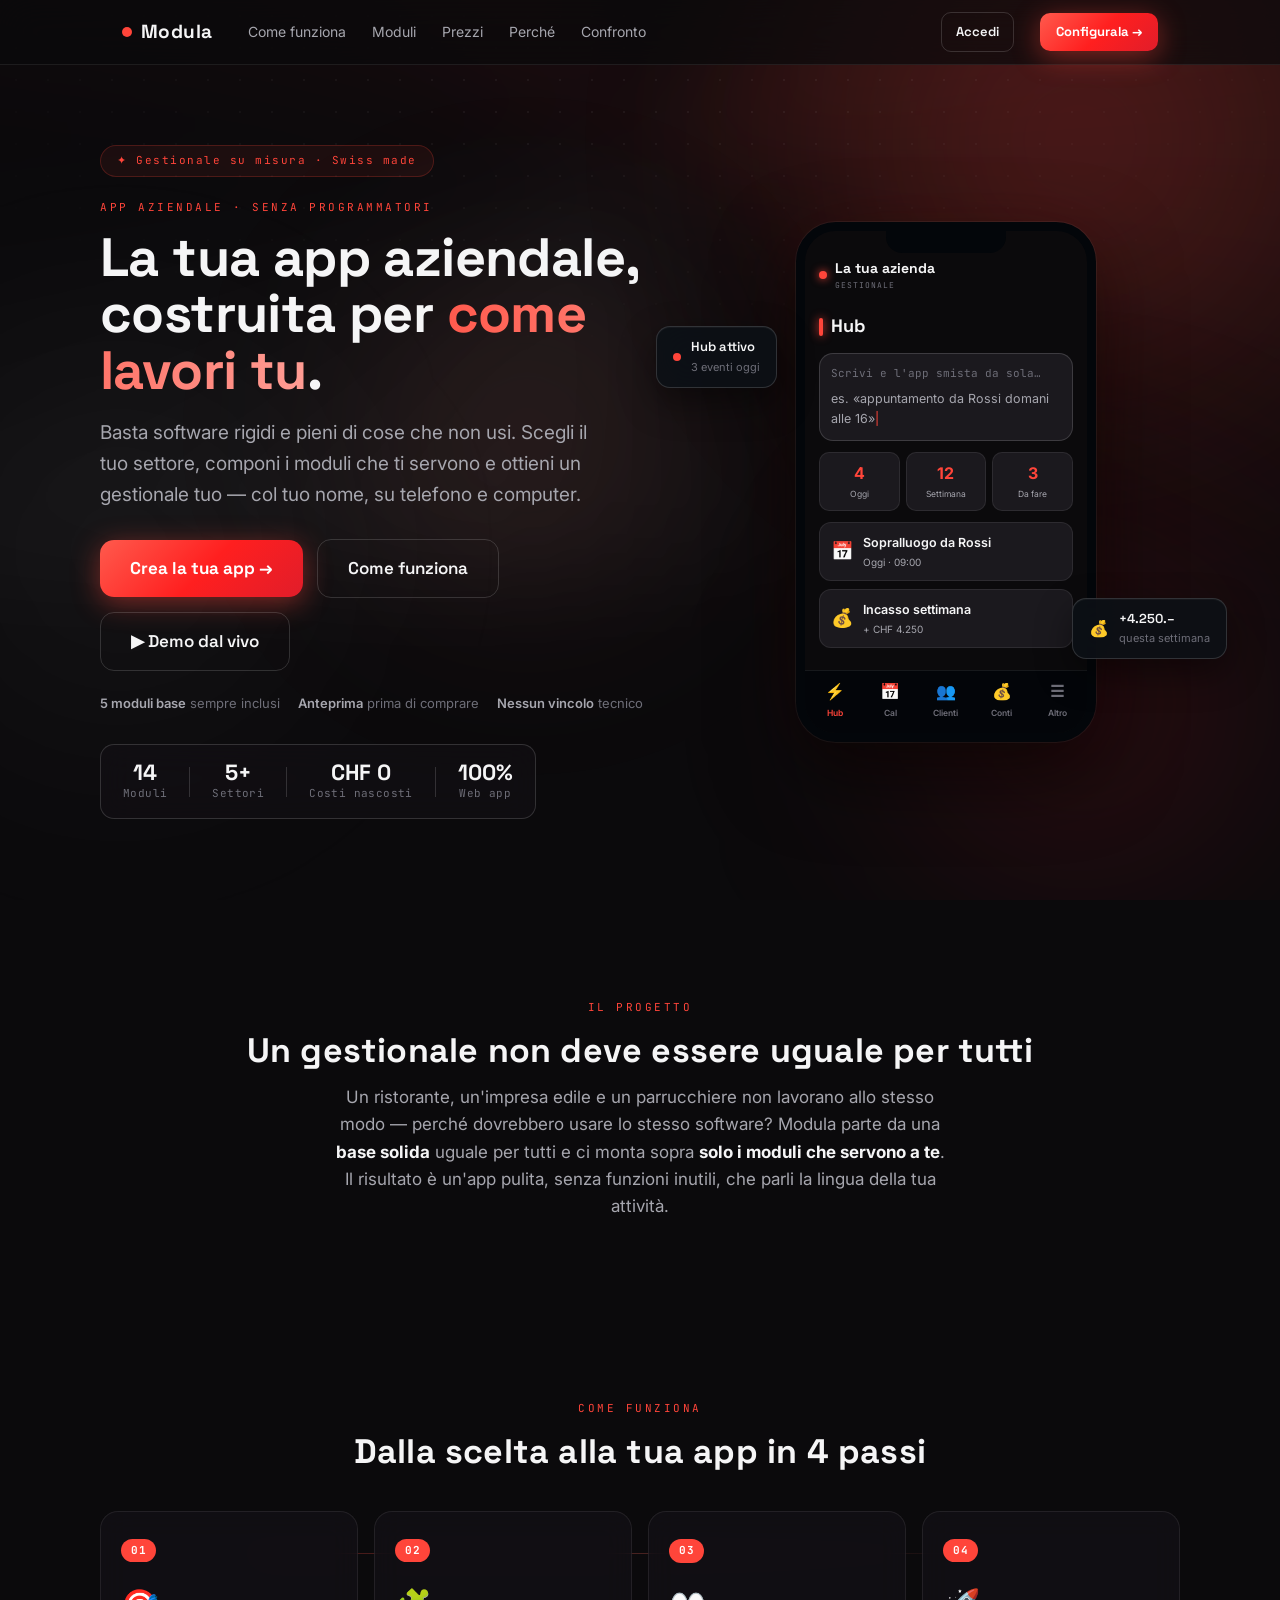
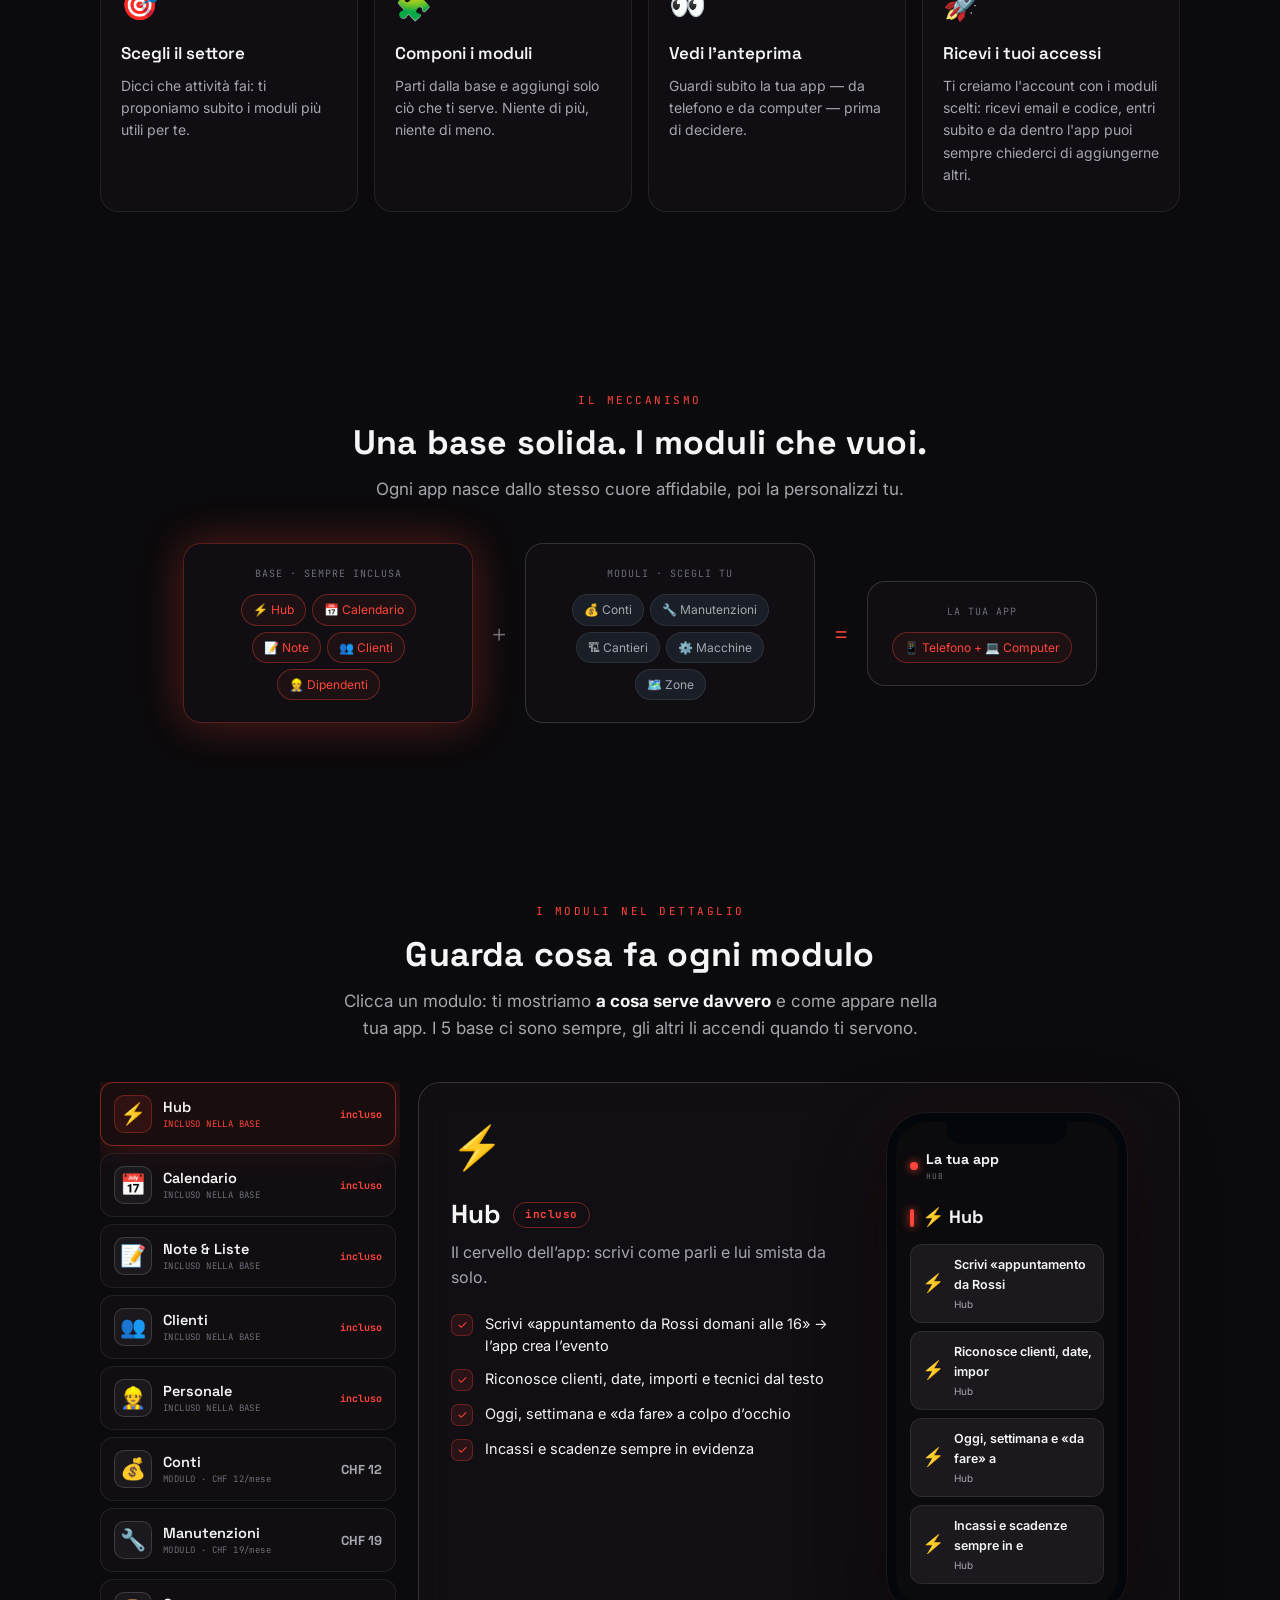
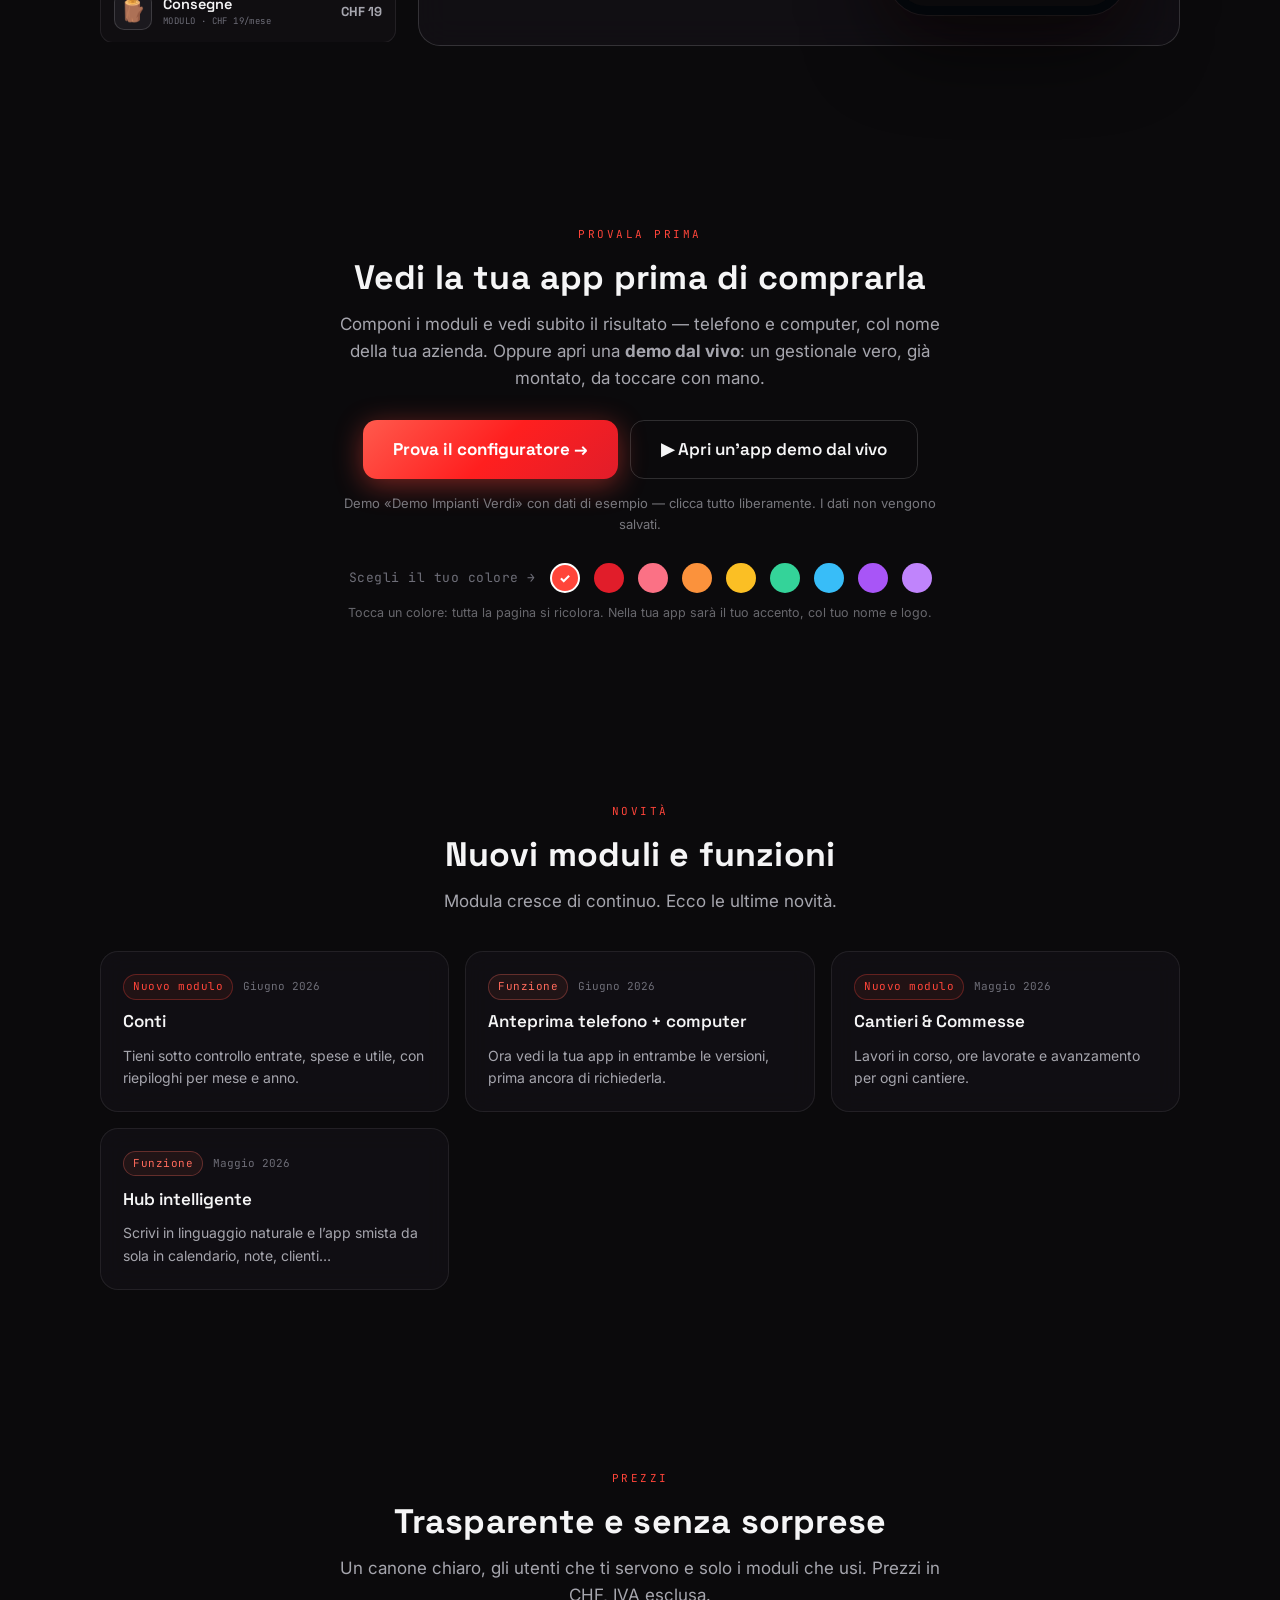
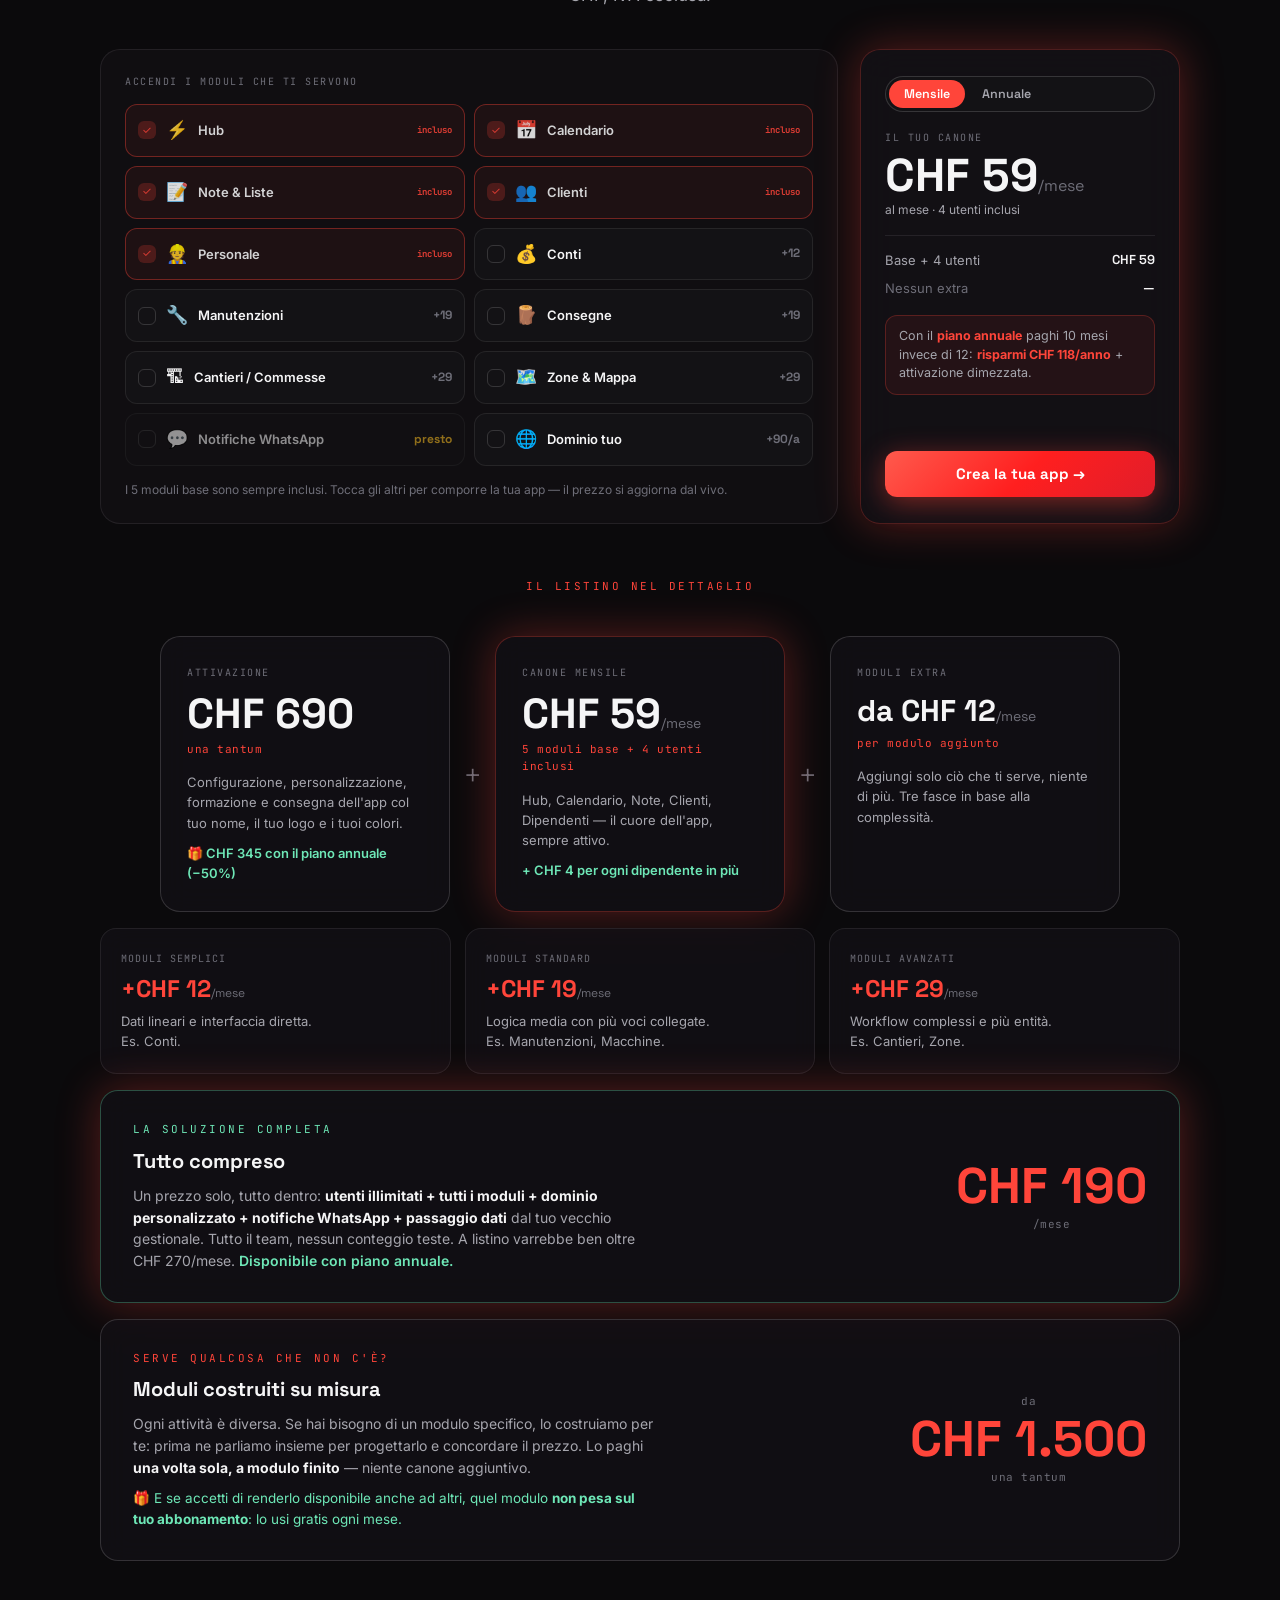
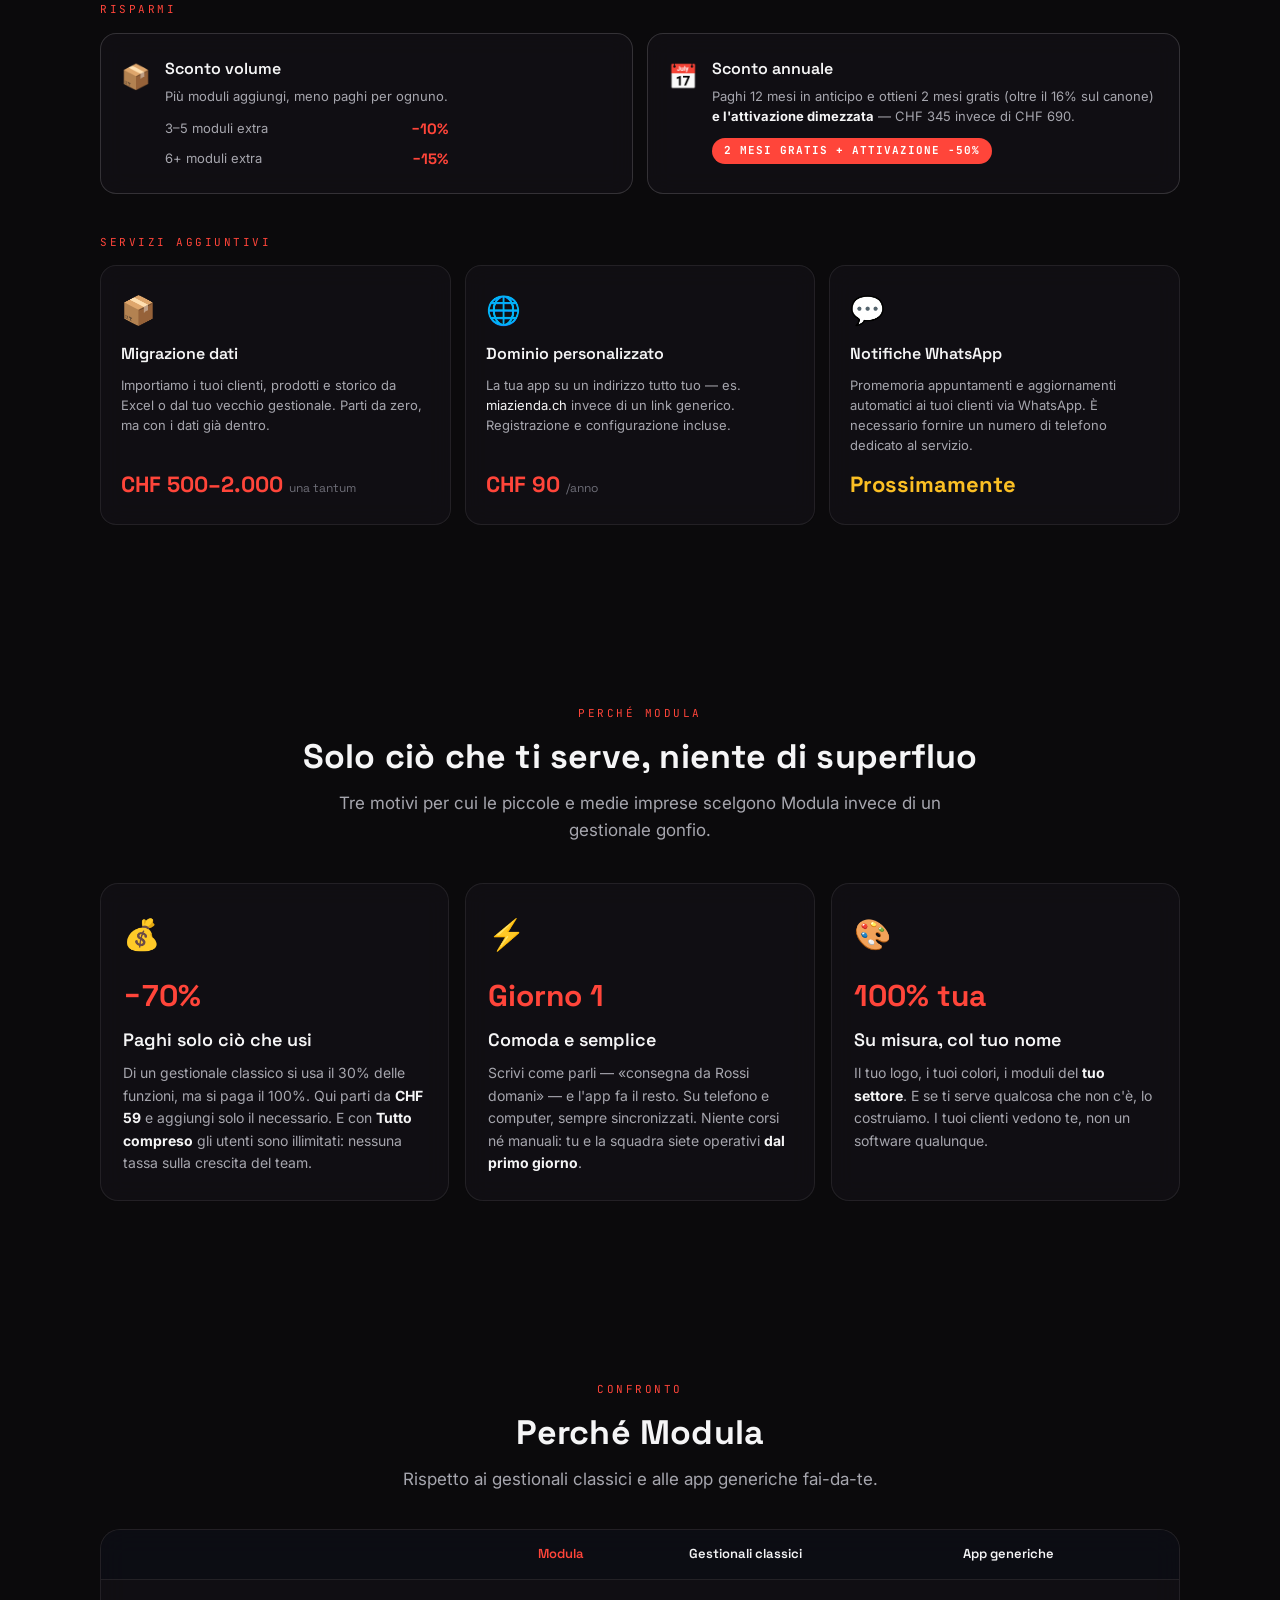
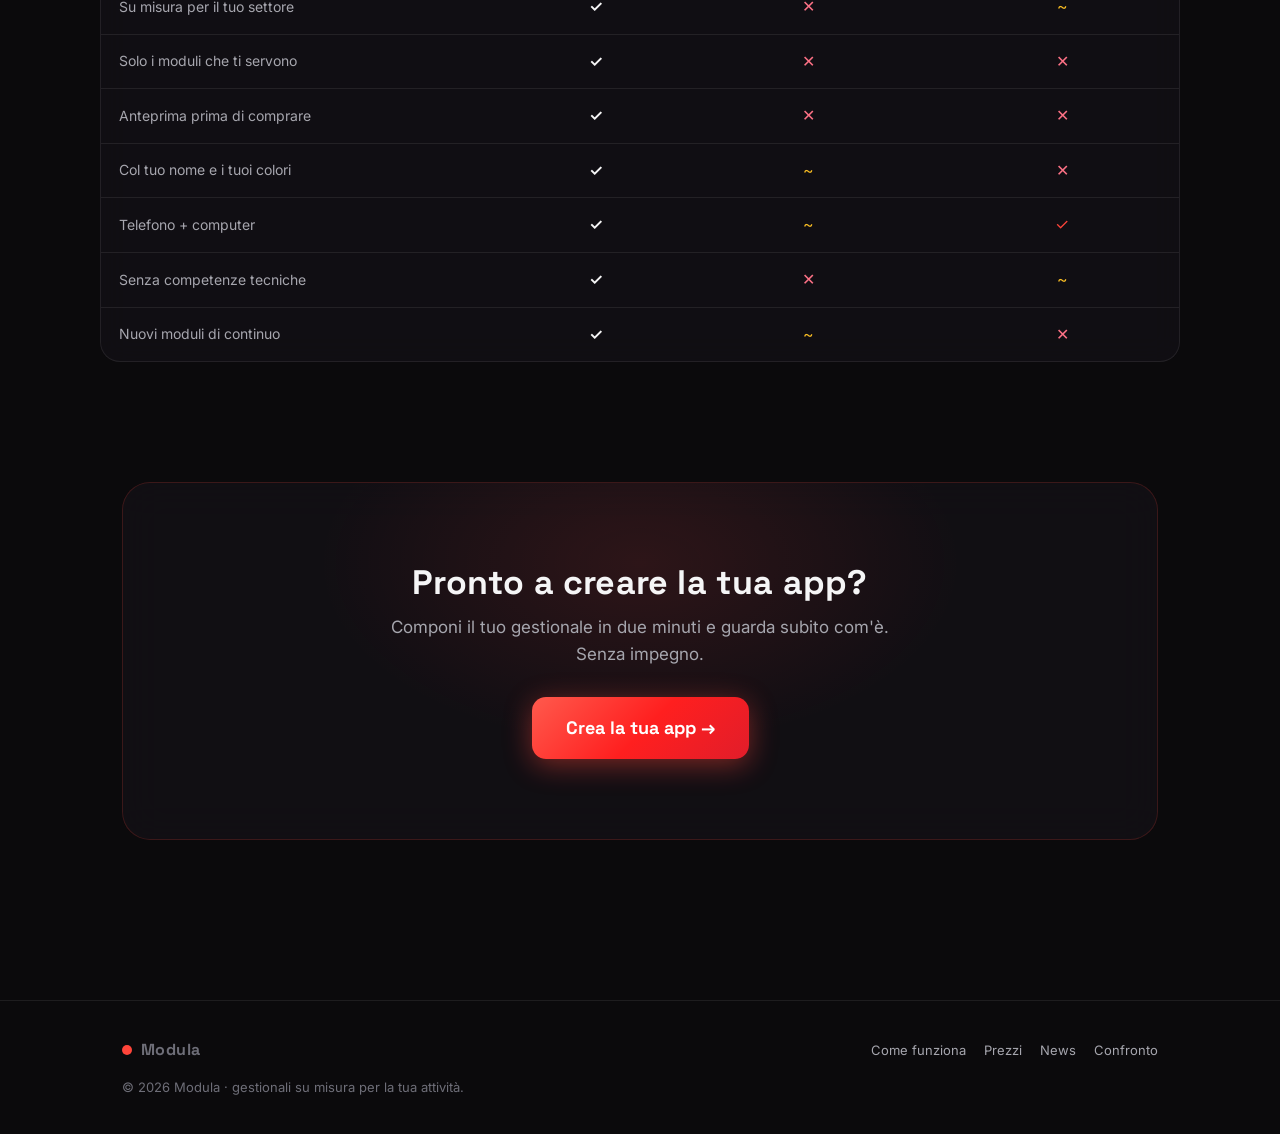
<file: index.html>
<!DOCTYPE html>
<html lang="it">
<head>
<meta charset="UTF-8">
<meta name="viewport" content="width=device-width, initial-scale=1">
<title>Modula — gestionali su misura</title>
<meta name="description" content="Crea il gestionale della tua attività scegliendo solo i moduli che ti servono.">
<meta name="theme-color" content="#080B10">
<link rel="canonical" href="./landing/">
<meta http-equiv="refresh" content="0; url=./landing/">
<script>location.replace('./landing/');</script>
<style>
  html,body{height:100%;margin:0;background:#080B10;color:#9AA3B2;
    font-family:'Inter',system-ui,sans-serif;display:flex;align-items:center;justify-content:center}
  a{color:#6EE7B7}
</style>
</head>
<body>
  <p>Reindirizzamento alla landing… <a href="./landing/">Entra ora →</a></p>
</body>
</html>
</file>
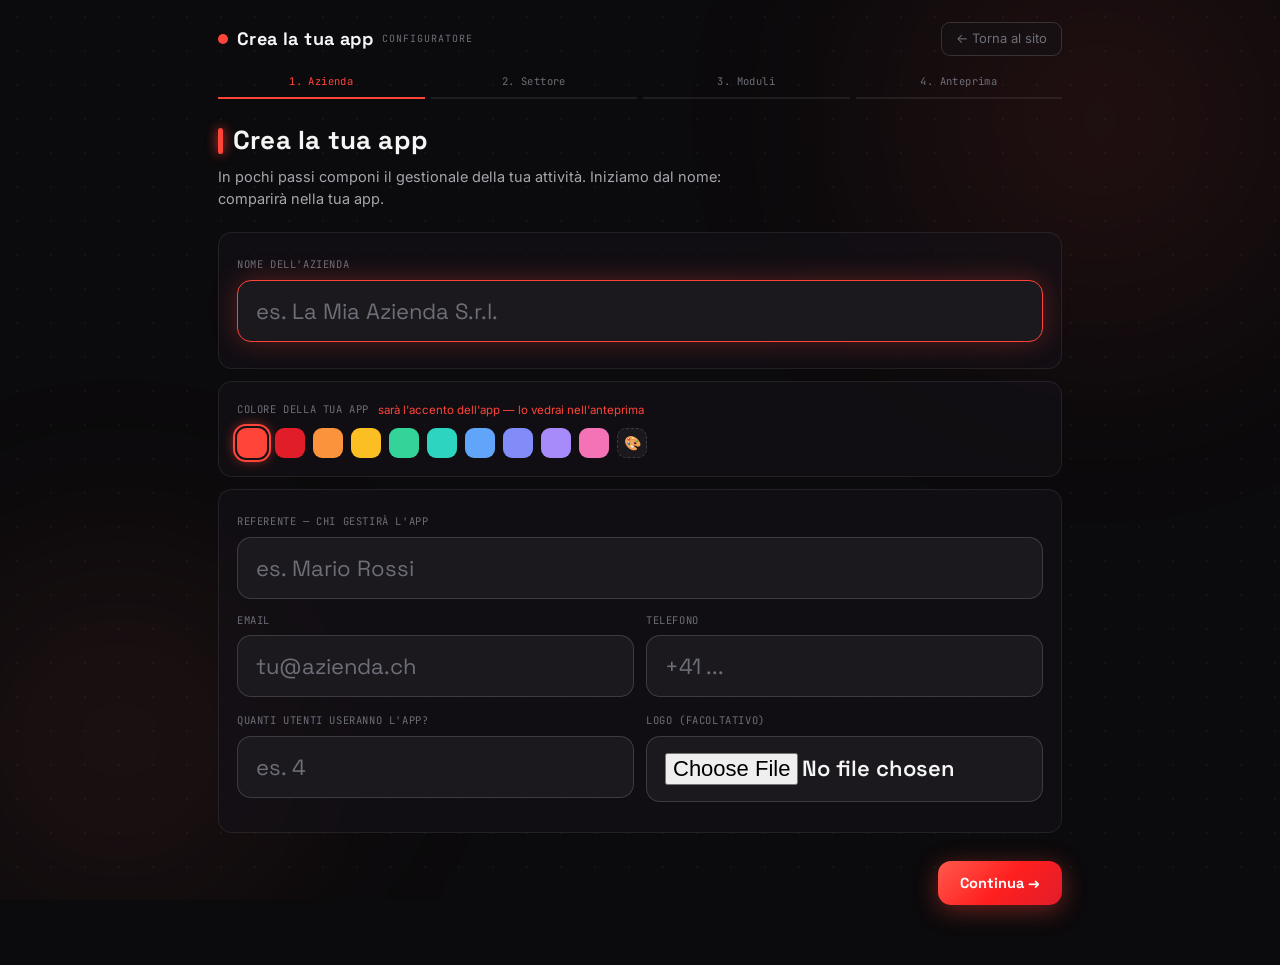
<file: configuratore/index.html>
<!DOCTYPE html>
<html lang="it">
<head>
<meta charset="UTF-8">
<meta name="viewport" content="width=device-width, initial-scale=1, viewport-fit=cover">
<title>Crea la tua app — Configuratore</title>
<meta name="theme-color" content="#080B10">
<link rel="preconnect" href="https://fonts.googleapis.com">
<link href="https://fonts.googleapis.com/css2?family=Space+Grotesk:wght@400;500;600;700&family=Inter:wght@400;500;600&family=JetBrains+Mono:wght@400;500;600&display=swap" rel="stylesheet">
<link rel="stylesheet" href="./config.css?v=4">
</head>
<body>
<div class="orbs" aria-hidden="true">
  <div class="orb o1"></div>
  <div class="orb o2"></div>
</div>
<div class="bg-grid" aria-hidden="true"></div>
<div class="wrap">
  <div class="top">
    <div class="brand"><span class="dot"></span>Crea la tua app <span class="sub">CONFIGURATORE</span></div>
    <a href="../landing/index.html" class="back-landing">← Torna al sito</a>
  </div>
  <div class="steps" id="steps"></div>
  <div id="view"></div>
</div>
<div class="toast" id="toast"></div>

<script src="./catalogo.js?v=4"></script>
<script src="./schermate.js?v=2"></script>
<script src="./config.js?v=4"></script>
</body>
</html>
</file>
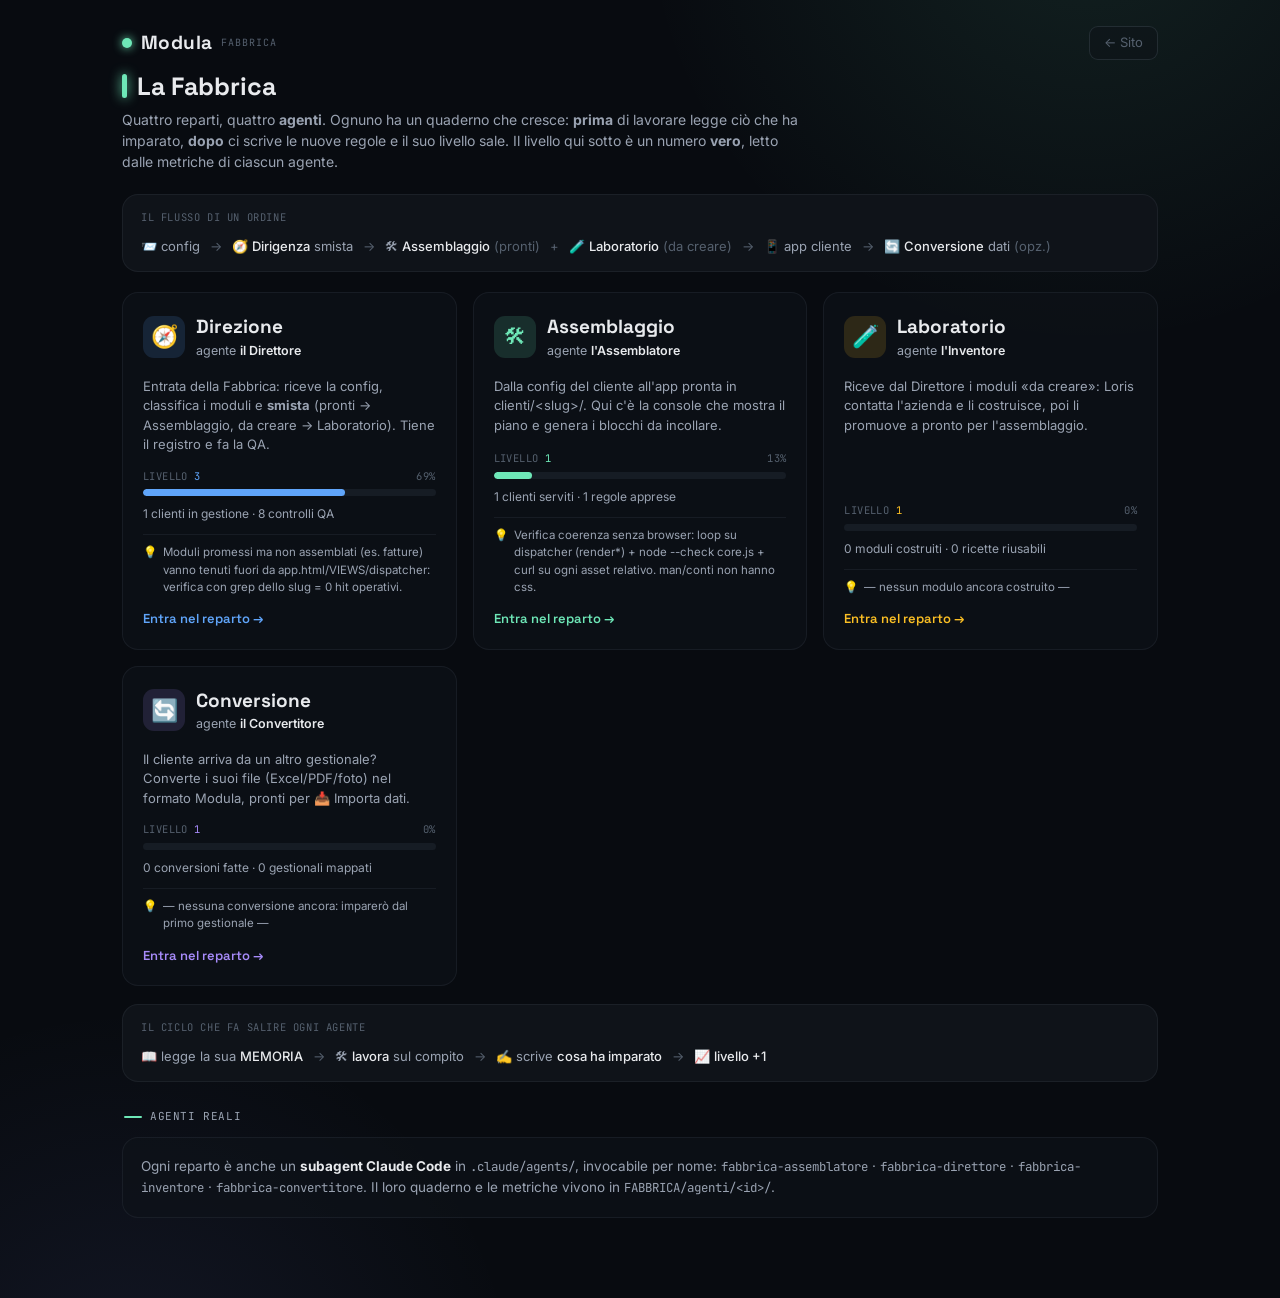
<file: FABBRICA/index.html>
<!DOCTYPE html>
<html lang="it">
<head>
<meta charset="UTF-8">
<meta name="viewport" content="width=device-width, initial-scale=1">
<title>Fabbrica Modula</title>
<link rel="preconnect" href="https://fonts.googleapis.com">
<link href="https://fonts.googleapis.com/css2?family=Space+Grotesk:wght@400;500;600;700&family=Inter:wght@400;500;600&family=JetBrains+Mono:wght@400;500;600&display=swap" rel="stylesheet">
<link rel="stylesheet" href="./fabbrica.css">
</head>
<body>
<div class="wrap">

  <header>
    <a class="brand" href="./index.html"><span class="dot"></span>Modula <span class="sub">FABBRICA</span></a>
    <a class="back" href="../landing/">← Sito</a>
  </header>

  <h1 class="h1"><span class="ac"></span>La Fabbrica</h1>
  <p class="lead">Quattro reparti, quattro <b>agenti</b>. Ognuno ha un quaderno che cresce: <b>prima</b> di lavorare legge ciò che ha imparato, <b>dopo</b> ci scrive le nuove regole e il suo livello sale. Il livello qui sotto è un numero <b>vero</b>, letto dalle metriche di ciascun agente.</p>

  <div class="loop" style="margin:0 0 20px">
    <div class="lt">Il flusso di un ordine</div>
    <div class="steps">
      <span>📨 config</span> <span class="ar">→</span>
      <span>🧭 <b>Dirigenza</b> smista</span> <span class="ar">→</span>
      <span>🛠 <b>Assemblaggio</b> <span style="color:var(--t3)">(pronti)</span></span> <span class="ar">+</span>
      <span>🧪 <b>Laboratorio</b> <span style="color:var(--t3)">(da creare)</span></span> <span class="ar">→</span>
      <span>📱 app cliente</span> <span class="ar">→</span>
      <span>🔄 <b>Conversione</b> dati <span style="color:var(--t3)">(opz.)</span></span>
    </div>
  </div>

  <div class="reparti" id="reparti">
    <div class="empty">Carico i reparti…</div>
  </div>

  <div class="loop">
    <div class="lt">Il ciclo che fa salire ogni agente</div>
    <div class="steps">
      <span>📖 legge la sua <b>MEMORIA</b></span> <span class="ar">→</span>
      <span>🛠 <b>lavora</b> sul compito</span> <span class="ar">→</span>
      <span>✍️ scrive <b>cosa ha imparato</b></span> <span class="ar">→</span>
      <span>📈 <b>livello +1</b></span>
    </div>
  </div>

  <div class="sec" style="margin-top:26px">Agenti reali</div>
  <div class="card" style="font-size:13.5px;color:var(--t2);line-height:1.6">
    Ogni reparto è anche un <b style="color:var(--t1)">subagent Claude Code</b> in <code>.claude/agents/</code>, invocabile per nome:
    <code>fabbrica-assemblatore</code> · <code>fabbrica-direttore</code> · <code>fabbrica-inventore</code> · <code>fabbrica-convertitore</code>.
    Il loro quaderno e le metriche vivono in <code>FABBRICA/agenti/&lt;id&gt;/</code>.
  </div>

</div>
<div id="toast"></div>

<script>
const JOB={
  direttore:"Entrata della Fabbrica: riceve la config, classifica i moduli e <b>smista</b> (pronti → Assemblaggio, da creare → Laboratorio). Tiene il registro e fa la QA.",
  assemblatore:"Dalla config del cliente all'app pronta in clienti/&lt;slug&gt;/. Qui c'è la console che mostra il piano e genera i blocchi da incollare.",
  inventore:"Riceve dal Direttore i moduli «da creare»: Loris contatta l'azienda e li costruisce, poi li promuove a pronto per l'assemblaggio.",
  convertitore:"Il cliente arriva da un altro gestionale? Converte i suoi file (Excel/PDF/foto) nel formato Modula, pronti per 📥 Importa dati."
};
const ORDER=['direttore','assemblatore','inventore','convertitore'];
const fmtCont=c=>Object.entries(c||{}).map(([k,v])=>`${v} ${k}`).join(' · ');

async function load(){
  try{
    const data=await Promise.all(ORDER.map(id=>fetch(`./agenti/${id}/metriche.json`).then(r=>{if(!r.ok)throw 0;return r.json();})));
    document.getElementById('reparti').innerHTML=data.map(a=>card(a)).join('');
  }catch(e){
    document.getElementById('reparti').innerHTML='<div class="empty">Per vedere i livelli apri la Fabbrica da un server locale (<code>python3 -m http.server</code>) o online, non con doppio-click.</div>';
  }
}
function card(a){
  const exp=Math.max(0,Math.min(100,a.esperienza||0));
  return `<a class="reparto" href="./${a.pagina}" style="--rc:${a.colore}">
    <div class="rep-head">
      <div class="rep-ic">${a.icona}</div>
      <div>
        <div class="rep-name">${a.reparto}</div>
        <div class="rep-agent">agente <b>${a.nome}</b></div>
      </div>
    </div>
    <div class="rep-job">${JOB[a.id]||''}</div>
    <div class="lvl-row"><span>LIVELLO <span class="lvl-num">${a.livello}</span></span><span>${exp}%</span></div>
    <div class="bar"><div class="bar-fill" style="width:${exp}%"></div></div>
    <div class="stats">${fmtCont(a.contatori)}</div>
    <div class="lesson"><span class="ic">💡</span><span>${a.ultima_lezione||''}</span></div>
    <div class="enter">Entra nel reparto →</div>
  </a>`;
}
load();
</script>
</body>
</html>
</file>
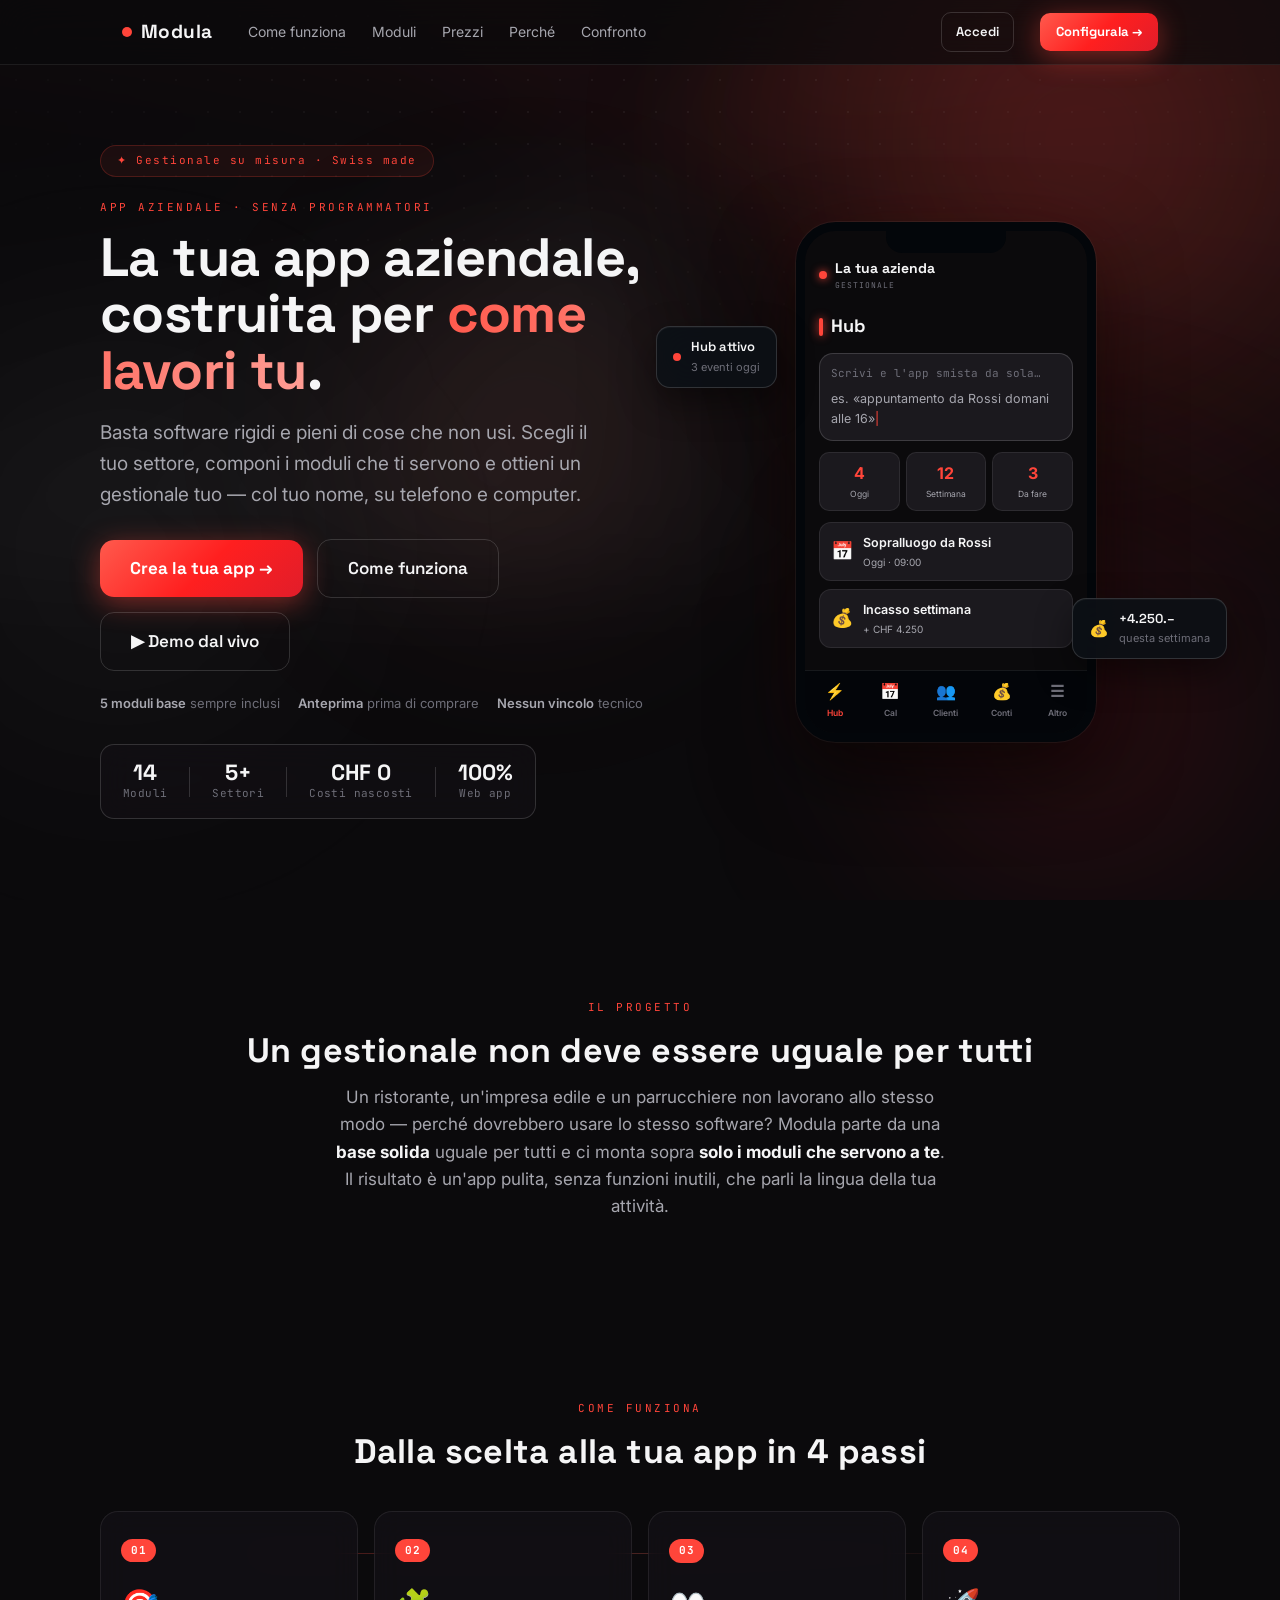
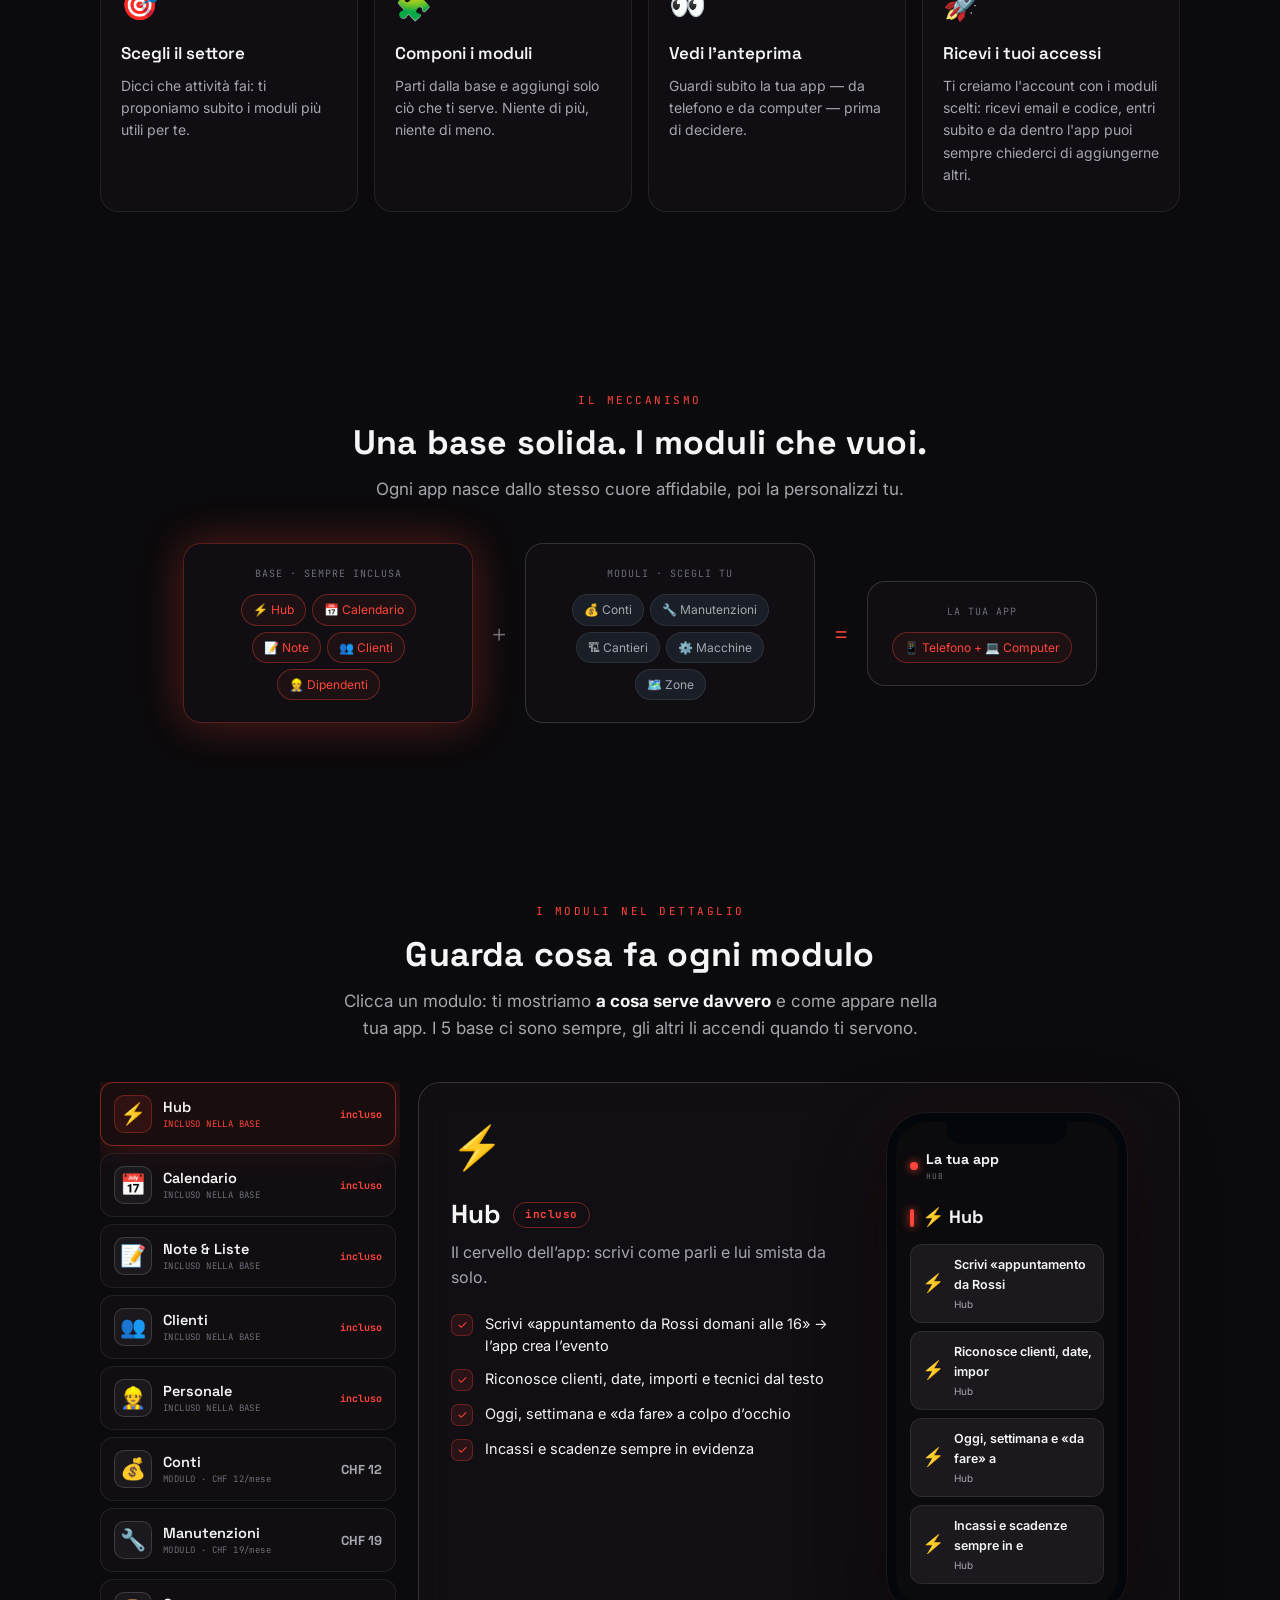
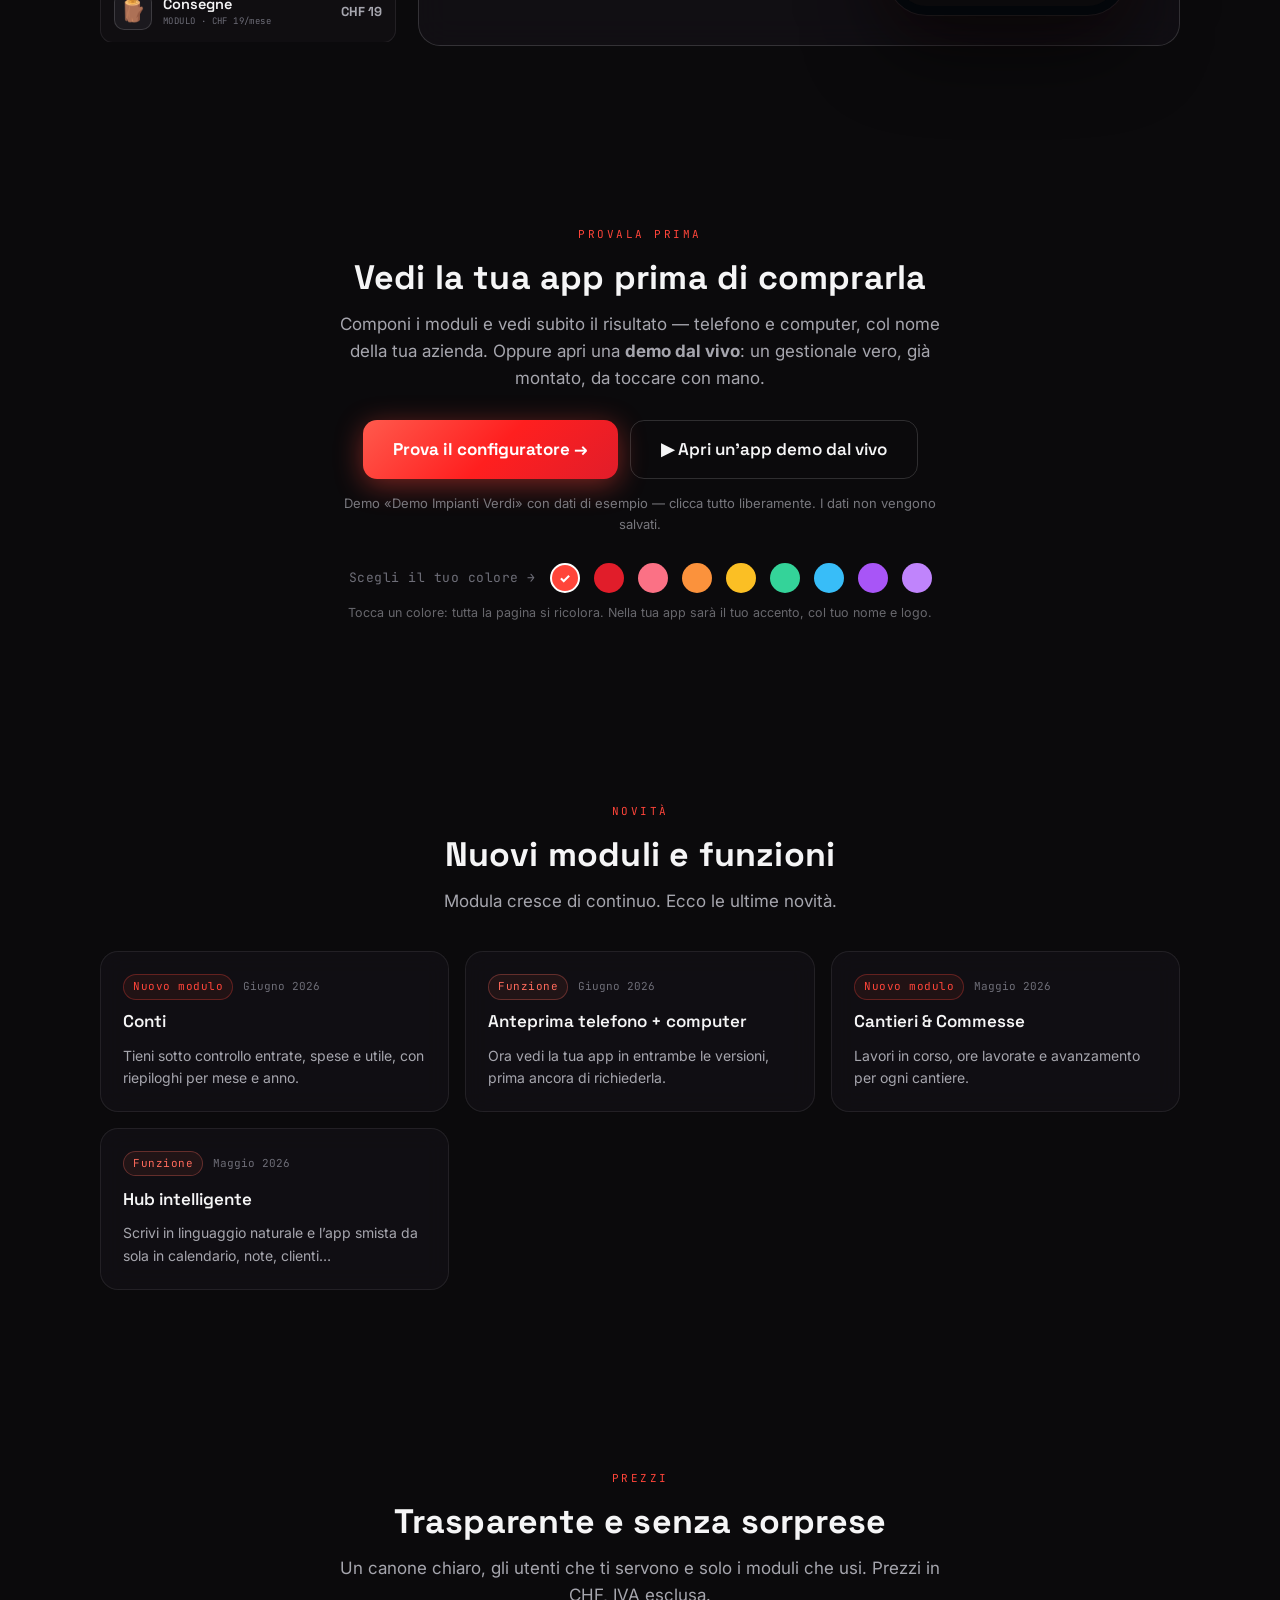
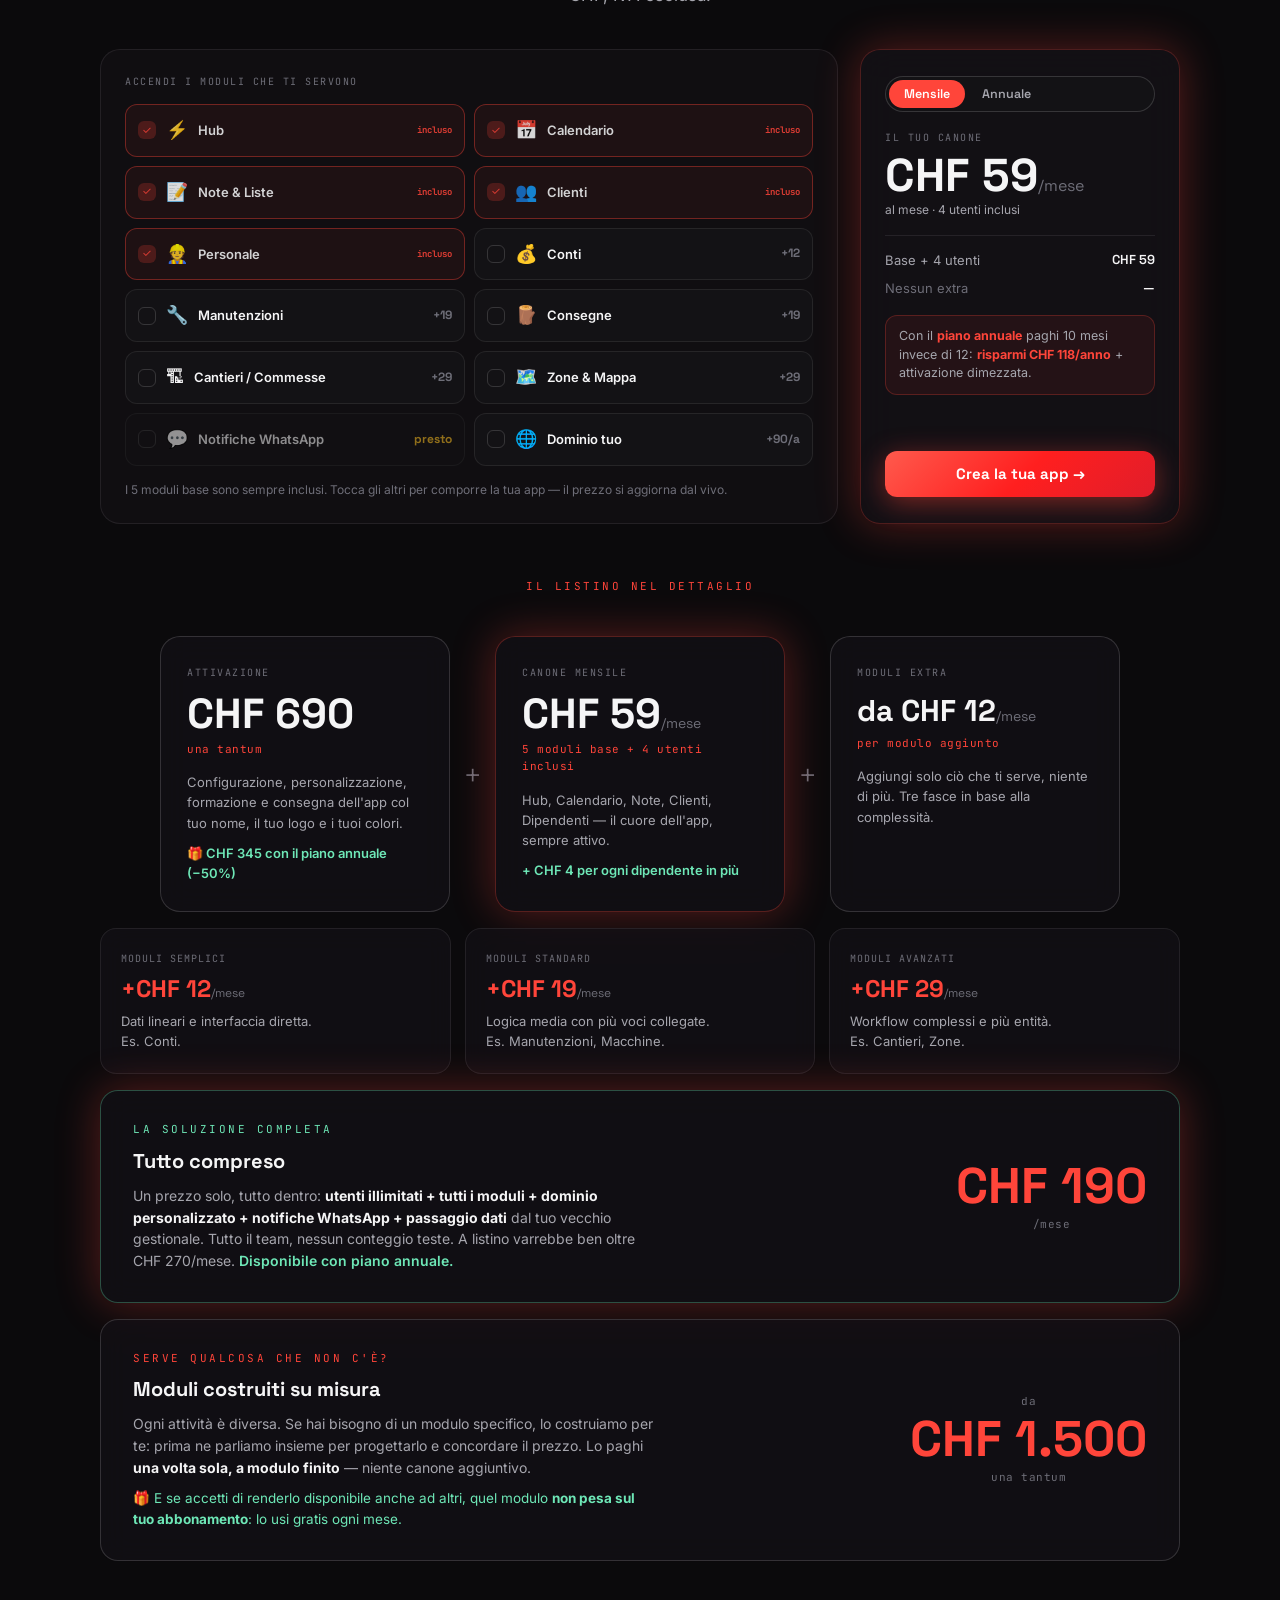
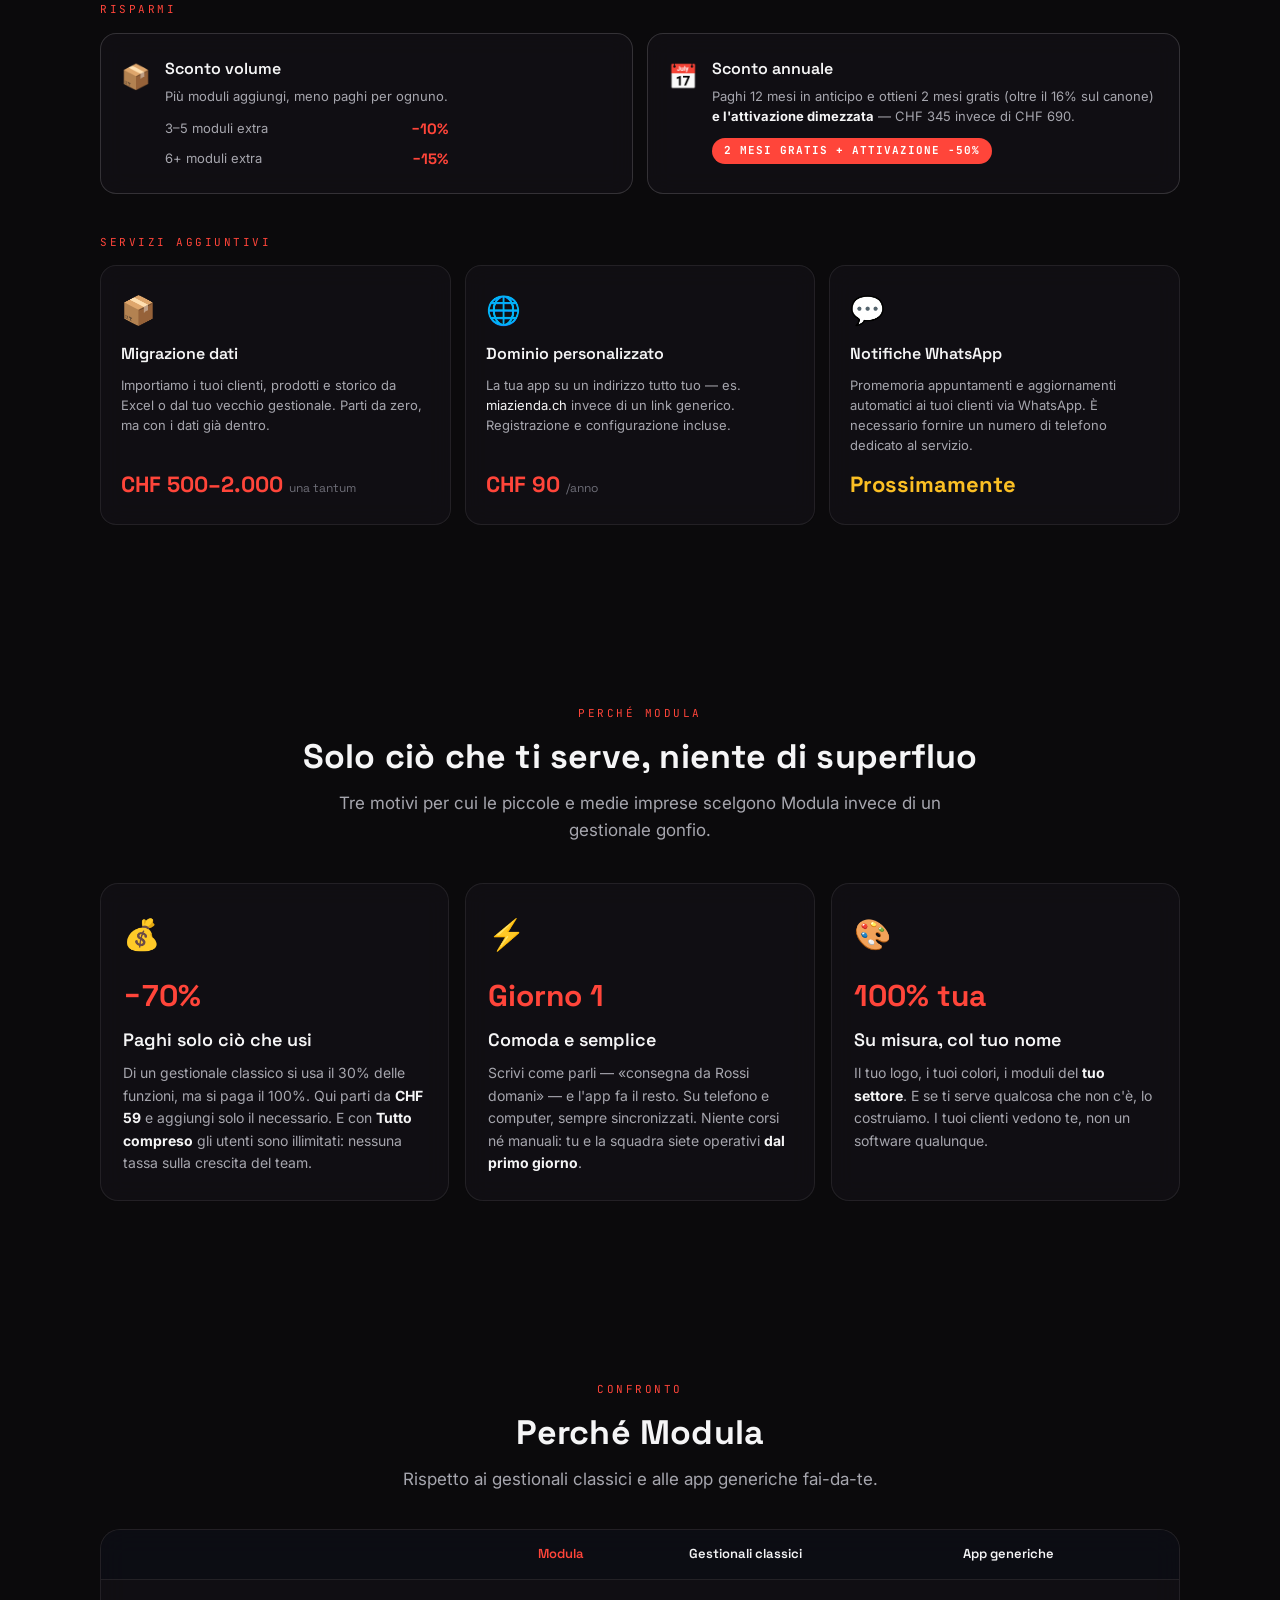
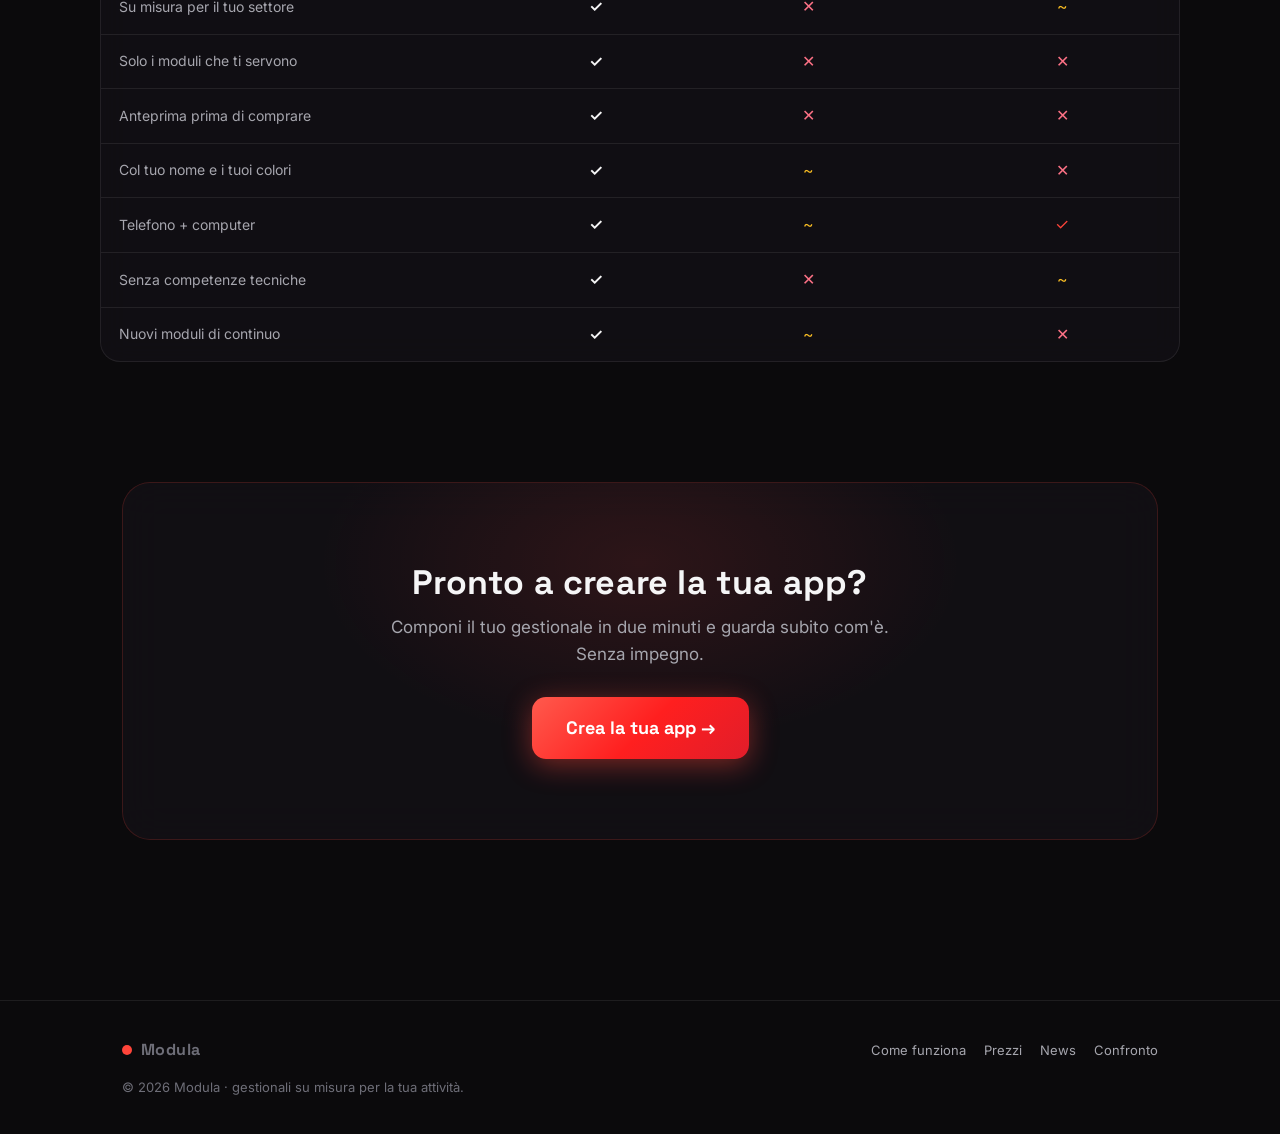
<file: landing/index.html>
<!DOCTYPE html>
<html lang="it">
<head>
<meta charset="UTF-8">
<meta name="viewport" content="width=device-width, initial-scale=1, viewport-fit=cover">
<title>Modula — La tua app aziendale, su misura</title>
<meta name="description" content="Crea il gestionale della tua attività scegliendo solo i moduli che ti servono. Su misura, senza programmatori, su telefono e computer.">
<meta name="theme-color" content="#0B0A0C">
<link rel="preconnect" href="https://fonts.googleapis.com">
<link href="https://fonts.googleapis.com/css2?family=Space+Grotesk:wght@400;500;600;700&family=Inter:wght@400;500;600&family=JetBrains+Mono:wght@400;500;600&display=swap" rel="stylesheet">
<link rel="stylesheet" href="./landing.css?v=10">
</head>
<body>
<div class="scrollbar" id="scrollbar"></div>

<!-- Effetti sfondo -->
<div class="orbs" aria-hidden="true">
  <div class="orb o1"></div>
  <div class="orb o2"></div>
  <div class="orb o3"></div>
  <div class="orb o4"></div>
</div>
<div class="bg-grid" aria-hidden="true"></div>

<!-- ===== NAV ===== -->
<nav class="nav">
  <div class="wrap row">
    <div class="logo"><span class="dot"></span>Modula</div>
    <div class="links">
      <a href="#come">Come funziona</a>
      <a href="#moduli">Moduli</a>
      <a href="#prezzi">Prezzi</a>
      <a href="#perche">Perché</a>
      <a href="#confronto">Confronto</a>
    </div>
    <div class="sp"></div>
    <a class="btn ghost" href="../app.html" style="font-size:13px;padding:9px 14px;border-radius:10px;margin-right:8px">Accedi</a>
    <a class="btn pri" href="../configuratore/" style="font-size:13px;padding:9px 16px;border-radius:10px">Configurala →</a>
  </div>
</nav>

<!-- ===== HERO ===== -->
<header class="wrap hero">
  <div>
    <div class="hero-badge">✦ Gestionale su misura · Swiss made</div>
    <div class="eyebrow">App aziendale · senza programmatori</div>
    <h1>La tua app aziendale,<br>costruita per <span class="g">come lavori tu</span>.</h1>
    <p>Basta software rigidi e pieni di cose che non usi. Scegli il tuo settore, componi i moduli che ti servono e ottieni un gestionale tuo — col tuo nome, su telefono e computer.</p>
    <div class="cta">
      <a class="btn pri lg" href="../configuratore/">Crea la tua app →</a>
      <a class="btn ghost lg" href="#come">Come funziona</a>
      <a class="btn ghost lg" href="../app.html?demo=1">▶ Demo dal vivo</a>
    </div>
    <div class="trust">
      <span><b>5 moduli base</b> sempre inclusi</span>
      <span><b>Anteprima</b> prima di comprare</span>
      <span><b>Nessun vincolo</b> tecnico</span>
    </div>
    <div class="hero-stats">
      <div class="hs-item"><div class="hs-n" data-count="14">14</div><div class="hs-l">Moduli</div></div>
      <div class="hs-sep"></div>
      <div class="hs-item"><div class="hs-n" data-count="5" data-suf="+">5+</div><div class="hs-l">Settori</div></div>
      <div class="hs-sep"></div>
      <div class="hs-item"><div class="hs-n">CHF 0</div><div class="hs-l">Costi nascosti</div></div>
      <div class="hs-sep"></div>
      <div class="hs-item"><div class="hs-n" data-count="100" data-suf="%">100%</div><div class="hs-l">Web app</div></div>
    </div>
  </div>
  <div class="hero-device">
    <div class="float-card fc1">
      <span class="fc-dot"></span>
      <div>
        <div class="fc-title">Hub attivo</div>
        <div class="fc-sub">3 eventi oggi</div>
      </div>
    </div>
    <div class="float-card fc2">
      <span style="font-size:16px">💰</span>
      <div>
        <div class="fc-title">+4.250.–</div>
        <div class="fc-sub">questa settimana</div>
      </div>
    </div>
    <div class="phone">
      <div class="notch"></div>
      <div class="ph-top"><span class="dot"></span><div><div class="nm">La tua azienda</div><div class="s">GESTIONALE</div></div></div>
      <div class="ph-body">
        <div class="ph-title"><span class="a"></span>Hub</div>
        <div class="ph-hub"><div class="h">Scrivi e l'app smista da sola…</div><div class="i">es. «appuntamento da Rossi domani alle 16»</div></div>
        <div class="ph-stats">
          <div class="ph-stat"><div class="n">4</div><div class="l">Oggi</div></div>
          <div class="ph-stat"><div class="n">12</div><div class="l">Settimana</div></div>
          <div class="ph-stat"><div class="n">3</div><div class="l">Da fare</div></div>
        </div>
        <div class="ph-card"><span class="ci">📅</span><div><div class="ct">Sopralluogo da Rossi</div><div class="cs">Oggi · 09:00</div></div></div>
        <div class="ph-card"><span class="ci">💰</span><div><div class="ct">Incasso settimana</div><div class="cs">+ CHF 4.250</div></div></div>
      </div>
      <div class="ph-nav">
        <div class="nb on"><span class="i">⚡</span>Hub</div>
        <div class="nb"><span class="i">📅</span>Cal</div>
        <div class="nb"><span class="i">👥</span>Clienti</div>
        <div class="nb"><span class="i">💰</span>Conti</div>
        <div class="nb"><span class="i">☰</span>Altro</div>
      </div>
    </div>
  </div>
</header>

<!-- ===== COS'È ===== -->
<section class="wrap section center" id="cose">
  <div class="fade-up">
    <div class="eyebrow">Il progetto</div>
    <div class="h2">Un gestionale non deve essere uguale per tutti</div>
    <p class="sub">Un ristorante, un'impresa edile e un parrucchiere non lavorano allo stesso modo — perché dovrebbero usare lo stesso software? Modula parte da una <b style="color:var(--t1)">base solida</b> uguale per tutti e ci monta sopra <b style="color:var(--t1)">solo i moduli che servono a te</b>. Il risultato è un'app pulita, senza funzioni inutili, che parli la lingua della tua attività.</p>
  </div>
</section>

<!-- ===== COME FUNZIONA ===== -->
<section class="wrap section" id="come">
  <div class="center fade-up"><div class="eyebrow">Come funziona</div><div class="h2">Dalla scelta alla tua app in 4 passi</div></div>
  <div class="steps">
    <div class="step fade-up"><div class="num">01</div><span class="ic">🎯</span><h3>Scegli il settore</h3><p>Dicci che attività fai: ti proponiamo subito i moduli più utili per te.</p></div>
    <div class="step fade-up"><div class="num">02</div><span class="ic">🧩</span><h3>Componi i moduli</h3><p>Parti dalla base e aggiungi solo ciò che ti serve. Niente di più, niente di meno.</p></div>
    <div class="step fade-up"><div class="num">03</div><span class="ic">👀</span><h3>Vedi l'anteprima</h3><p>Guardi subito la tua app — da telefono e da computer — prima di decidere.</p></div>
    <div class="step fade-up"><div class="num">04</div><span class="ic">🚀</span><h3>Ricevi i tuoi accessi</h3><p>Ti creiamo l'account con i moduli scelti: ricevi email e codice, entri subito e da dentro l'app puoi sempre chiederci di aggiungerne altri.</p></div>
  </div>
</section>

<!-- ===== BASE + MODULI ===== -->
<section class="wrap section center" id="base">
  <div class="fade-up">
    <div class="eyebrow">Il meccanismo</div>
    <div class="h2">Una base solida. I moduli che vuoi.</div>
    <p class="sub">Ogni app nasce dallo stesso cuore affidabile, poi la personalizzi tu.</p>
  </div>
  <div class="mech fade-up">
    <div class="blk core">
      <div class="lab">Base · sempre inclusa</div>
      <div class="chips">
        <span class="chip c">⚡ Hub</span><span class="chip c">📅 Calendario</span><span class="chip c">📝 Note</span><span class="chip c">👥 Clienti</span><span class="chip c">👷 Dipendenti</span>
      </div>
    </div>
    <div class="plus">+</div>
    <div class="blk">
      <div class="lab">Moduli · scegli tu</div>
      <div class="chips">
        <span class="chip">💰 Conti</span><span class="chip">🔧 Manutenzioni</span><span class="chip">🏗 Cantieri</span><span class="chip">⚙️ Macchine</span><span class="chip">🗺️ Zone</span>
      </div>
    </div>
    <div class="eq">=</div>
    <div class="blk">
      <div class="lab">La tua app</div>
      <div class="chips"><span class="chip c">📱 Telefono + 💻 Computer</span></div>
    </div>
  </div>
</section>

<!-- ===== ESPLORA I MODULI ===== -->
<section class="wrap section" id="moduli">
  <div class="center fade-up">
    <div class="eyebrow">I moduli nel dettaglio</div>
    <div class="h2">Guarda cosa fa ogni modulo</div>
    <p class="sub center">Clicca un modulo: ti mostriamo <b style="color:var(--t1)">a cosa serve davvero</b> e come appare nella tua app. I 5 base ci sono sempre, gli altri li accendi quando ti servono.</p>
  </div>
  <div class="explorer fade-up">
    <div class="exp-list" id="exp-list"></div>
    <div class="exp-detail show" id="exp-detail"></div>
  </div>
</section>

<!-- ===== ANTEPRIMA ===== -->
<section class="wrap section center" id="anteprima">
  <div class="fade-up">
    <div class="eyebrow">Provala prima</div>
    <div class="h2">Vedi la tua app prima di comprarla</div>
    <p class="sub">Componi i moduli e vedi subito il risultato — telefono e computer, col nome della tua azienda. Oppure apri una <b>demo dal vivo</b>: un gestionale vero, già montato, da toccare con mano.</p>
    <div style="margin-top:28px;display:flex;gap:12px;justify-content:center;flex-wrap:wrap">
      <a class="btn pri lg" href="../configuratore/">Prova il configuratore →</a>
      <a class="btn ghost lg" href="../app.html?demo=1">▶ Apri un'app demo dal vivo</a>
    </div>
    <p class="sub" style="margin-top:14px;font-size:13px;opacity:.7">Demo «Demo Impianti Verdi» con dati di esempio — clicca tutto liberamente. I dati non vengono salvati.</p>
    <div class="perso" id="perso">
      <span class="lab">Scegli il tuo colore →</span>
      <span class="swatch on" data-c="#FF453A" style="background:#FF453A"></span>
      <span class="swatch" data-c="#E11D2A" style="background:#E11D2A"></span>
      <span class="swatch" data-c="#FB7185" style="background:#FB7185"></span>
      <span class="swatch" data-c="#FB923C" style="background:#FB923C"></span>
      <span class="swatch" data-c="#FBBF24" style="background:#FBBF24"></span>
      <span class="swatch" data-c="#34D399" style="background:#34D399"></span>
      <span class="swatch" data-c="#38BDF8" style="background:#38BDF8"></span>
      <span class="swatch" data-c="#A855F7" style="background:#A855F7"></span>
      <span class="swatch" data-c="#C084FC" style="background:#C084FC"></span>
    </div>
    <p class="sub" style="margin-top:10px;font-size:12.5px;opacity:.6">Tocca un colore: tutta la pagina si ricolora. Nella tua app sarà il tuo accento, col tuo nome e logo.</p>
  </div>
</section>

<!-- ===== NEWS ===== -->
<section class="wrap section" id="news">
  <div class="center fade-up"><div class="eyebrow">Novità</div><div class="h2">Nuovi moduli e funzioni</div><p class="sub center">Modula cresce di continuo. Ecco le ultime novità.</p></div>
  <div class="news" id="news-list"></div>
</section>

<!-- ===== PREZZI ===== -->
<section class="wrap section" id="prezzi">
  <div class="center fade-up"><div class="eyebrow">Prezzi</div><div class="h2">Trasparente e senza sorprese</div><p class="sub center">Un canone chiaro, gli utenti che ti servono e solo i moduli che usi. Prezzi in CHF, IVA esclusa.</p></div>

  <!-- COSTRUISCI IL TUO PREZZO (interattivo) -->
  <div class="builder fade-up">
    <div class="bld-pick">
      <div class="bld-h">Accendi i moduli che ti servono</div>
      <div class="bld-grid" id="bld-grid"></div>
      <div style="margin-top:14px;font-size:12px;color:var(--t3)">I 5 moduli base sono sempre inclusi. Tocca gli altri per comporre la tua app — il prezzo si aggiorna dal vivo.</div>
    </div>
    <div class="bld-sum">
      <div class="bld-toggle" id="bld-period">
        <button class="on" data-p="monthly">Mensile</button>
        <button data-p="annual">Annuale</button>
      </div>
      <div class="bs-lab">Il tuo canone</div>
      <div class="bld-total" id="bld-total">CHF 59<small>/mese</small></div>
      <div class="bld-period" id="bld-period-note">al mese · 4 utenti inclusi</div>
      <div class="bld-rows" id="bld-rows"></div>
      <div class="bld-tip" id="bld-tip"></div>
      <div class="bld-save" id="bld-save"></div>
      <a class="btn pri" href="../configuratore/">Crea la tua app →</a>
    </div>
  </div>

  <div class="center fade-up" style="margin-top:54px"><div class="eyebrow">Il listino nel dettaglio</div></div>

  <div class="price-main fade-up">
    <div class="pm-card">
      <div class="pm-label">Attivazione</div>
      <div class="pm-price">CHF 690</div>
      <div class="pm-sub">una tantum</div>
      <p class="pm-note">Configurazione, personalizzazione, formazione e consegna dell'app col tuo nome, il tuo logo e i tuoi colori.</p>
      <p class="pm-note" style="margin-top:10px;color:#6EE7B7;font-weight:600">🎁 CHF 345 con il piano annuale (−50%)</p>
    </div>
    <div class="pm-plus">+</div>
    <div class="pm-card pm-hl">
      <div class="pm-label">Canone mensile</div>
      <div class="pm-price">CHF 59<small>/mese</small></div>
      <div class="pm-sub">5 moduli base + 4 utenti inclusi</div>
      <p class="pm-note">Hub, Calendario, Note, Clienti, Dipendenti — il cuore dell'app, sempre attivo.</p>
      <p class="pm-note" style="margin-top:10px;color:#6EE7B7;font-weight:600">+ CHF 4 per ogni dipendente in più</p>
    </div>
    <div class="pm-plus">+</div>
    <div class="pm-card">
      <div class="pm-label">Moduli extra</div>
      <div class="pm-price pm-from">da CHF 12<small>/mese</small></div>
      <div class="pm-sub">per modulo aggiunto</div>
      <p class="pm-note">Aggiungi solo ciò che ti serve, niente di più. Tre fasce in base alla complessità.</p>
    </div>
  </div>

  <div class="tiers fade-up">
    <div class="tier">
      <div class="tier-label">Moduli semplici</div>
      <div class="tier-price">+CHF 12<small>/mese</small></div>
      <p>Dati lineari e interfaccia diretta.<br>Es. Conti.</p>
    </div>
    <div class="tier">
      <div class="tier-label">Moduli standard</div>
      <div class="tier-price">+CHF 19<small>/mese</small></div>
      <p>Logica media con più voci collegate.<br>Es. Manutenzioni, Macchine.</p>
    </div>
    <div class="tier">
      <div class="tier-label">Moduli avanzati</div>
      <div class="tier-price">+CHF 29<small>/mese</small></div>
      <p>Workflow complessi e più entità.<br>Es. Cantieri, Zone.</p>
    </div>
  </div>

  <div class="custom-mod fade-up" style="border-color:rgba(110,231,183,.3);box-shadow:var(--glow)">
    <div class="custom-mod-inner">
      <div>
        <div class="eyebrow" style="margin-bottom:6px;color:#6EE7B7">La soluzione completa</div>
        <div class="cmt">Tutto compreso</div>
        <p class="pm-note" style="margin-top:8px;font-size:14px;max-width:520px">Un prezzo solo, tutto dentro: <b style="color:var(--t1)">utenti illimitati + tutti i moduli + dominio personalizzato + notifiche WhatsApp + passaggio dati</b> dal tuo vecchio gestionale. Tutto il team, nessun conteggio teste. A listino varrebbe ben oltre CHF 270/mese. <span style="color:#6EE7B7;font-weight:600">Disponibile con piano annuale.</span></p>
      </div>
      <div class="custom-price">
        <strong>CHF 190</strong>
        <span>/mese</span>
      </div>
    </div>
  </div>

  <div class="custom-mod fade-up">
    <div class="custom-mod-inner">
      <div>
        <div class="eyebrow" style="margin-bottom:6px">Serve qualcosa che non c'è?</div>
        <div class="cmt">Moduli costruiti su misura</div>
        <p class="pm-note" style="margin-top:8px;font-size:14px;max-width:520px">Ogni attività è diversa. Se hai bisogno di un modulo specifico, lo costruiamo per te: prima ne parliamo insieme per progettarlo e concordare il prezzo. Lo paghi <b style="color:var(--t1)">una volta sola, a modulo finito</b> — niente canone aggiuntivo.</p>
        <p class="pm-note" style="margin-top:10px;font-size:13.5px;max-width:520px;color:#6EE7B7">🎁 E se accetti di renderlo disponibile anche ad altri, quel modulo <b>non pesa sul tuo abbonamento</b>: lo usi gratis ogni mese.</p>
      </div>
      <div class="custom-price">
        <span>da</span>
        <strong>CHF 1.500</strong>
        <span>una tantum</span>
      </div>
    </div>
  </div>

  <div class="extras-hd fade-up"><div class="eyebrow" style="margin-top:40px">Risparmi</div></div>
  <div class="discounts fade-up">
    <div class="disc-card">
      <div class="disc-ic">📦</div>
      <div>
        <div class="disc-name">Sconto volume</div>
        <p class="disc-desc">Più moduli aggiungi, meno paghi per ognuno.</p>
        <div class="disc-rows">
          <div class="disc-row"><span>3–5 moduli extra</span><span class="disc-val">−10%</span></div>
          <div class="disc-row"><span>6+ moduli extra</span><span class="disc-val">−15%</span></div>
        </div>
      </div>
    </div>
    <div class="disc-card">
      <div class="disc-ic">📅</div>
      <div>
        <div class="disc-name">Sconto annuale</div>
        <p class="disc-desc">Paghi 12 mesi in anticipo e ottieni 2 mesi gratis (oltre il 16% sul canone) <b style="color:var(--t1)">e l'attivazione dimezzata</b> — CHF 345 invece di CHF 690.</p>
        <div class="disc-badge">2 MESI GRATIS + ATTIVAZIONE −50%</div>
      </div>
    </div>
  </div>

  <div class="extras-hd fade-up"><div class="eyebrow" style="margin-top:28px">Servizi aggiuntivi</div></div>
  <div class="extras fade-up">
    <div class="extra-card">
      <span class="extra-ic">📦</span>
      <div class="extra-name">Migrazione dati</div>
      <p class="extra-desc">Importiamo i tuoi clienti, prodotti e storico da Excel o dal tuo vecchio gestionale. Parti da zero, ma con i dati già dentro.</p>
      <div class="extra-price">CHF 500–2.000 <small>una tantum</small></div>
    </div>
    <div class="extra-card">
      <span class="extra-ic">🌐</span>
      <div class="extra-name">Dominio personalizzato</div>
      <p class="extra-desc">La tua app su un indirizzo tutto tuo — es. <em>miazienda.ch</em> invece di un link generico. Registrazione e configurazione incluse.</p>
      <div class="extra-price">CHF 90 <small>/anno</small></div>
    </div>
    <div class="extra-card">
      <span class="extra-ic">💬</span>
      <div class="extra-name">Notifiche WhatsApp</div>
      <p class="extra-desc">Promemoria appuntamenti e aggiornamenti automatici ai tuoi clienti via WhatsApp. È necessario fornire un numero di telefono dedicato al servizio.</p>
      <div class="extra-price" style="color:var(--amber)">Prossimamente</div>
    </div>
  </div>
</section>

<!-- ===== PERCHÉ CONVIENE ===== -->
<section class="wrap section" id="perche">
  <div class="center fade-up"><div class="eyebrow">Perché Modula</div><div class="h2">Solo ciò che ti serve, niente di superfluo</div><p class="sub center">Tre motivi per cui le piccole e medie imprese scelgono Modula invece di un gestionale gonfio.</p></div>
  <div class="value-cards fade-up">
    <div class="vcard">
      <span class="vic">💰</span>
      <div class="vbig">−70%</div>
      <h3>Paghi solo ciò che usi</h3>
      <p>Di un gestionale classico si usa il 30% delle funzioni, ma si paga il 100%. Qui parti da <b style="color:var(--t1)">CHF 59</b> e aggiungi solo il necessario. E con <b style="color:var(--t1)">Tutto compreso</b> gli utenti sono illimitati: nessuna tassa sulla crescita del team.</p>
    </div>
    <div class="vcard">
      <span class="vic">⚡</span>
      <div class="vbig">Giorno 1</div>
      <h3>Comoda e semplice</h3>
      <p>Scrivi come parli — «consegna da Rossi domani» — e l'app fa il resto. Su telefono e computer, sempre sincronizzati. Niente corsi né manuali: tu e la squadra siete operativi <b style="color:var(--t1)">dal primo giorno</b>.</p>
    </div>
    <div class="vcard">
      <span class="vic">🎨</span>
      <div class="vbig">100% tua</div>
      <h3>Su misura, col tuo nome</h3>
      <p>Il tuo logo, i tuoi colori, i moduli del <b style="color:var(--t1)">tuo settore</b>. E se ti serve qualcosa che non c'è, lo costruiamo. I tuoi clienti vedono te, non un software qualunque.</p>
    </div>
  </div>
</section>

<!-- ===== COMPETITOR ===== -->
<section class="wrap section" id="confronto">
  <div class="center fade-up"><div class="eyebrow">Confronto</div><div class="h2">Perché Modula</div><p class="sub center">Rispetto ai gestionali classici e alle app generiche fai-da-te.</p></div>
  <div class="cmp fade-up">
    <table>
      <thead><tr><th>&nbsp;</th><th class="us">Modula</th><th>Gestionali classici</th><th>App generiche</th></tr></thead>
      <tbody>
        <tr><td>Su misura per il tuo settore</td><td class="c us yes">✓</td><td class="c no">✕</td><td class="c mid">~</td></tr>
        <tr><td>Solo i moduli che ti servono</td><td class="c us yes">✓</td><td class="c no">✕</td><td class="c no">✕</td></tr>
        <tr><td>Anteprima prima di comprare</td><td class="c us yes">✓</td><td class="c no">✕</td><td class="c no">✕</td></tr>
        <tr><td>Col tuo nome e i tuoi colori</td><td class="c us yes">✓</td><td class="c mid">~</td><td class="c no">✕</td></tr>
        <tr><td>Telefono + computer</td><td class="c us yes">✓</td><td class="c mid">~</td><td class="c yes">✓</td></tr>
        <tr><td>Senza competenze tecniche</td><td class="c us yes">✓</td><td class="c no">✕</td><td class="c mid">~</td></tr>
        <tr><td>Nuovi moduli di continuo</td><td class="c us yes">✓</td><td class="c mid">~</td><td class="c no">✕</td></tr>
      </tbody>
    </table>
  </div>
</section>

<!-- ===== CTA FINALE ===== -->
<section class="wrap" style="padding-bottom:80px">
  <div class="final fade-up">
    <div class="h2" style="margin-bottom:12px">Pronto a creare la tua app?</div>
    <p>Componi il tuo gestionale in due minuti e guarda subito com'è. Senza impegno.</p>
    <a class="btn pri lg" href="../configuratore/">Crea la tua app →</a>
  </div>
</section>

<!-- ===== FOOTER ===== -->
<footer class="footer">
  <div class="wrap row">
    <div class="logo" style="font-size:16px"><span class="dot"></span>Modula</div>
    <div class="sp"></div>
    <a href="#come">Come funziona</a><a href="#prezzi">Prezzi</a><a href="#news">News</a><a href="#confronto">Confronto</a>
  </div>
  <div class="wrap" style="margin-top:14px">© 2026 Modula · gestionali su misura per la tua attività.</div>
</footer>

<script src="./news.js?v=2"></script>
<script src="./landing.js?v=4"></script>
<script>
(function(){
  // Scroll animations
  var obs = new IntersectionObserver(function(entries){
    entries.forEach(function(e){
      if(e.isIntersecting){ e.target.classList.add('vis'); obs.unobserve(e.target); }
    });
  }, { threshold:0.08, rootMargin:'0px 0px -44px 0px' });

  document.querySelectorAll('.fade-up').forEach(function(el){ obs.observe(el); });

  // News
  var box = document.getElementById('news-list');
  if(box && typeof NEWS !== 'undefined'){
    box.innerHTML = NEWS.map(function(n){
      return '<div class="ncard fade-up"><div class="meta"><span class="tag '+(n.tipo==='Nuovo modulo'?'nuovo':'funzione')+'">'+n.tipo+'</span><span class="date">'+n.data+'</span></div><h3>'+n.titolo+'</h3><p>'+n.testo+'</p></div>';
    }).join('');
    box.querySelectorAll('.fade-up').forEach(function(el){ obs.observe(el); });
  }

  // Nav: aggiungi classe scrolled
  var nav = document.querySelector('.nav');
  window.addEventListener('scroll', function(){
    nav.style.background = window.scrollY > 20
      ? 'rgba(11,10,12,.94)'
      : 'rgba(11,10,12,.72)';
  }, { passive:true });

  // Stagger sui .step figli
  document.querySelectorAll('.steps .step').forEach(function(el, i){
    el.style.transitionDelay = (i * 90) + 'ms';
  });
})();
</script>
</body>
</html>
</file>
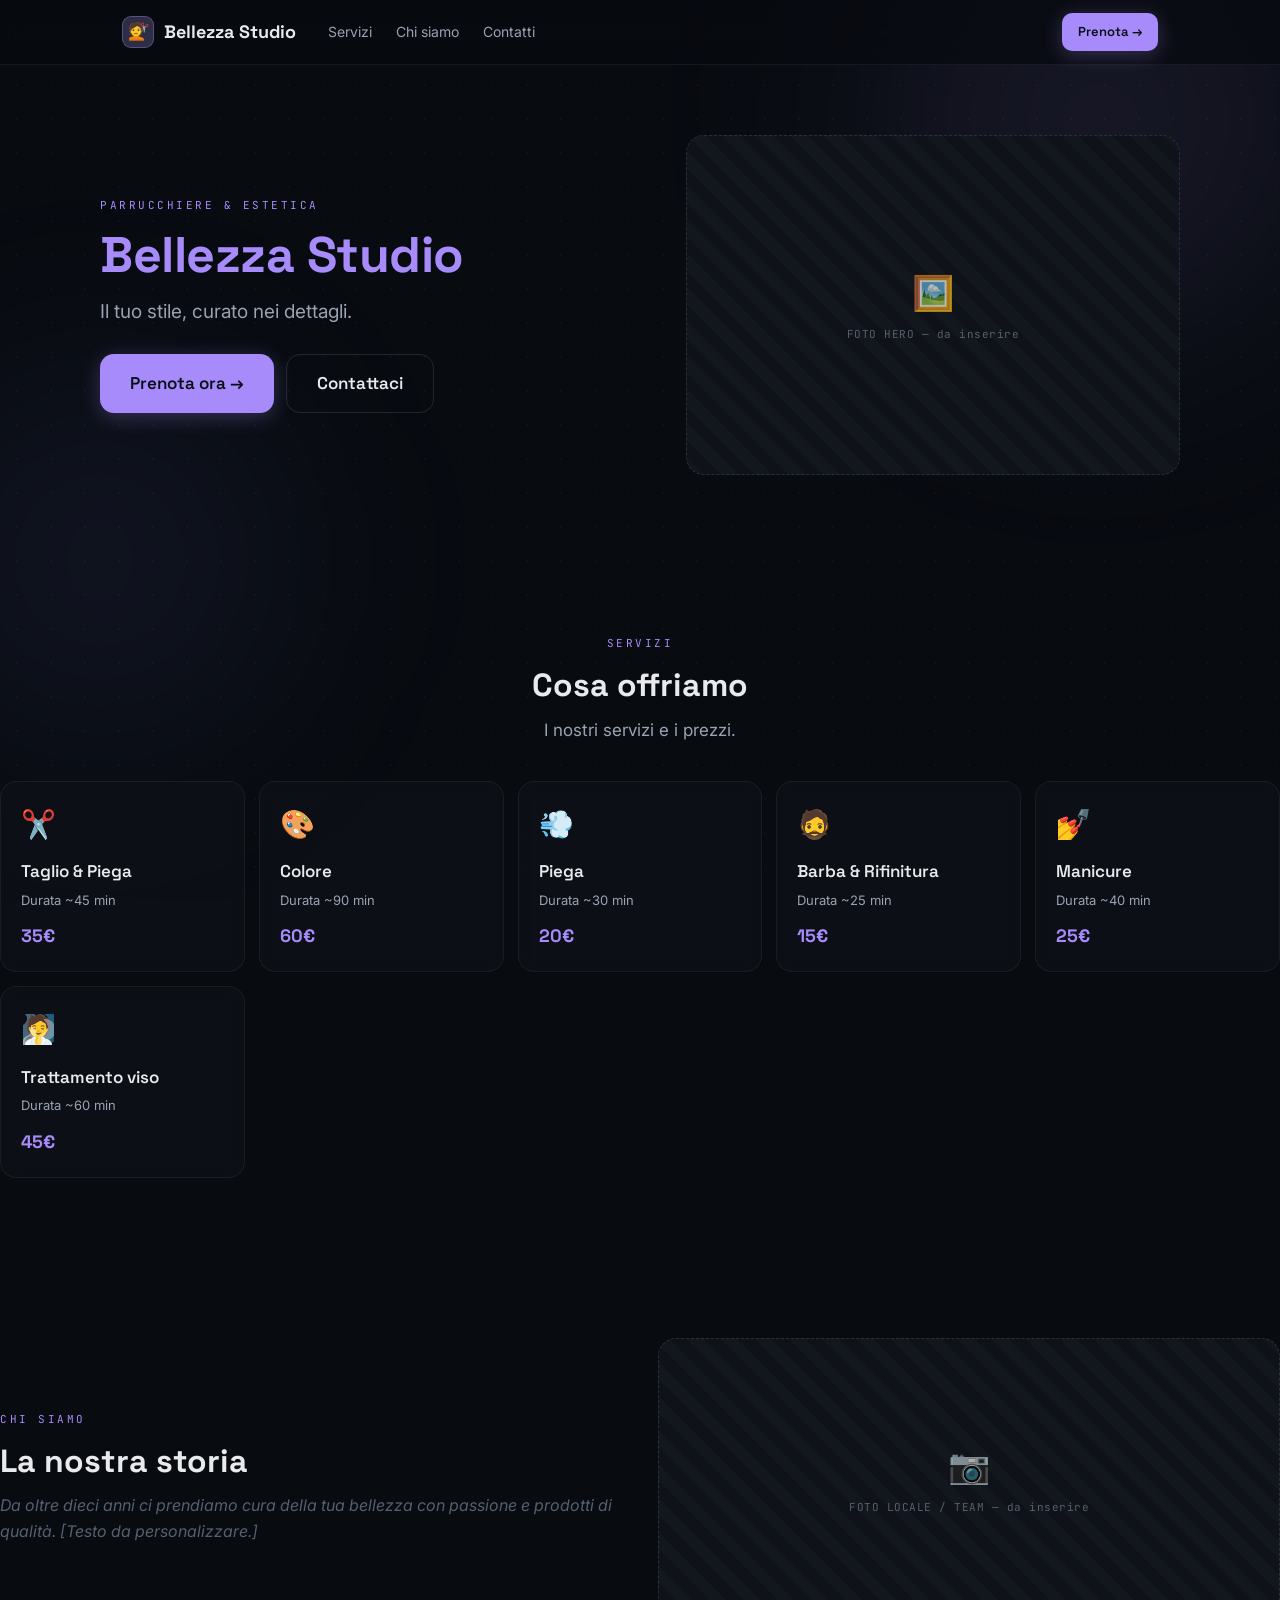
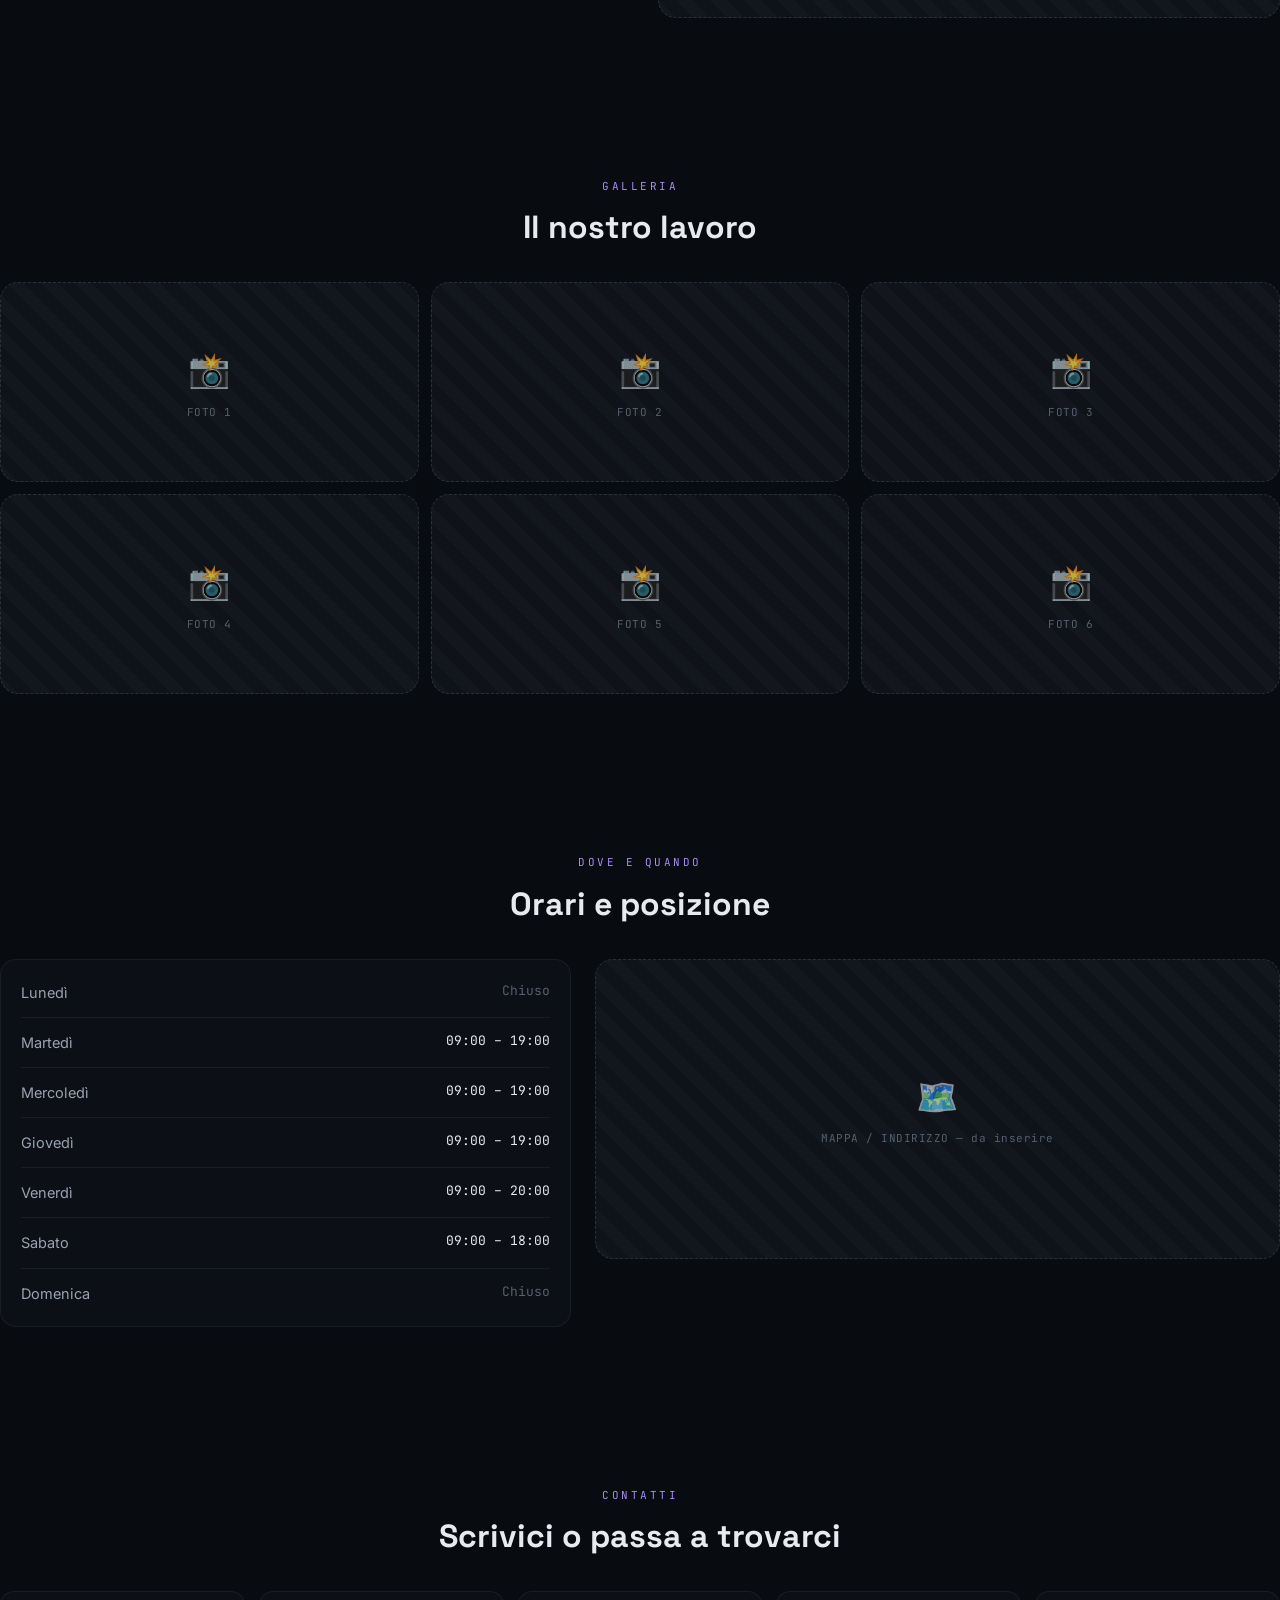
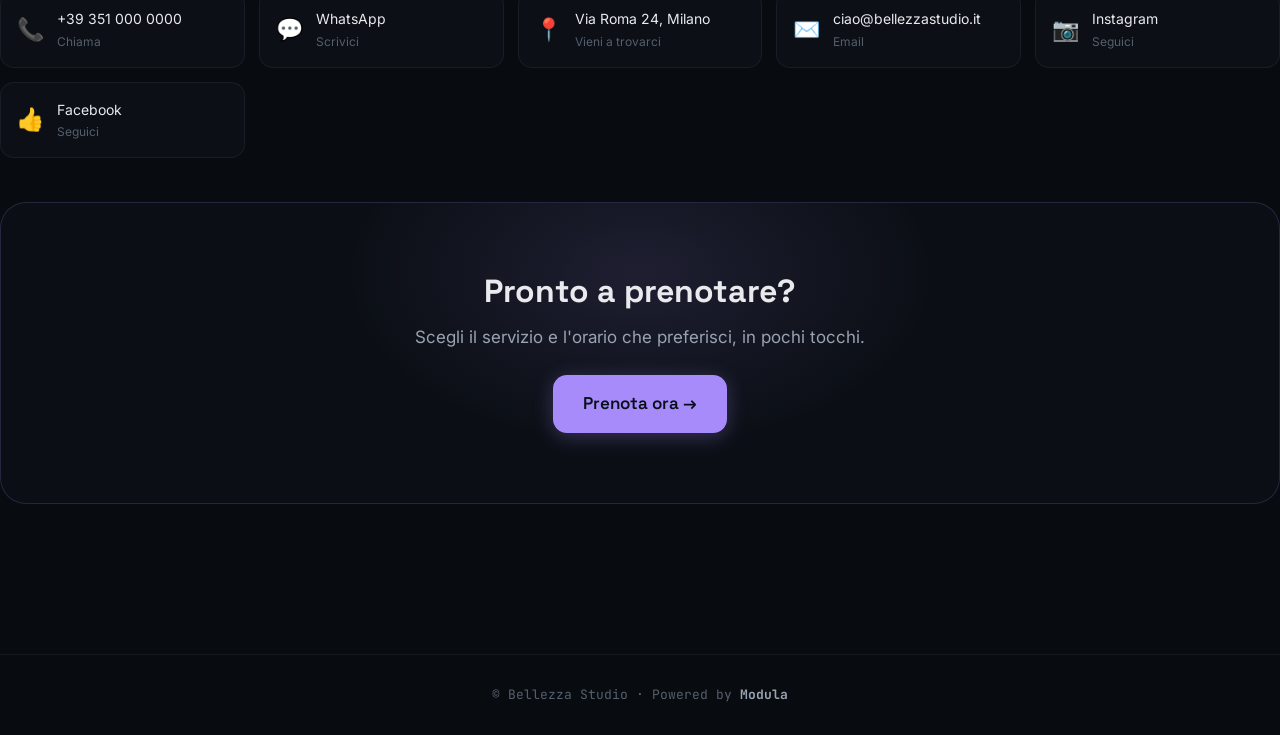
<file: mini-sito/index.html>
<!DOCTYPE html>
<html lang="it">
<head>
<meta charset="UTF-8">
<meta name="viewport" content="width=device-width, initial-scale=1, viewport-fit=cover">
<!-- SCHELETRO mini sito azienda. title/meta riempiti da sito.js (CONFIG). -->
<title>Mini sito azienda</title>
<meta name="description" content="Vetrina e prenotazioni online.">
<meta name="theme-color" content="#080B10">
<link rel="preconnect" href="https://fonts.googleapis.com">
<link href="https://fonts.googleapis.com/css2?family=Space+Grotesk:wght@400;500;600;700&family=Inter:wght@400;500;600&family=JetBrains+Mono:wght@400;500;600&display=swap" rel="stylesheet">
<link rel="stylesheet" href="./sito.css?v=1">
</head>
<body>

<div class="orbs" aria-hidden="true"><div class="orb o1"></div><div class="orb o2"></div></div>
<div class="bg-grid" aria-hidden="true"></div>

<!-- ===== NAV ===== -->
<nav class="nav">
  <div class="wrap row">
    <div class="brand" id="brandName">Azienda</div>
    <div class="links">
      <a href="#servizi">Servizi</a>
      <a href="#chi">Chi siamo</a>
      <a href="#contatti">Contatti</a>
    </div>
    <div class="sp"></div>
    <a class="btn" data-prenota href="#">Prenota →</a>
  </div>
</nav>

<!-- ===== HERO ===== -->
<header class="wrap hero">
  <div>
    <div class="eyebrow" id="heroCat">Categoria</div>
    <h1><span class="g" id="heroTitle">Azienda</span></h1>
    <p id="heroClaim">Claim dell'azienda.</p>
    <div class="cta">
      <a class="btn lg" data-prenota href="#">Prenota ora →</a>
      <a class="btn ghost lg" href="#contatti">Contattaci</a>
    </div>
  </div>
  <!-- TODO: foto hero reale -->
  <div class="ph-img" style="min-height:340px"><span class="pi">🖼️</span><span class="pt">FOTO HERO — da inserire</span></div>
</header>

<!-- ===== SERVIZI ===== -->
<section class="section" id="servizi">
  <div class="center"><div class="eyebrow">Servizi</div><div class="h2">Cosa offriamo</div><p class="sub center">I nostri servizi e i prezzi.</p></div>
  <div class="serv-grid" id="servGrid"><!-- da CONFIG.servizi --></div>
</section>

<!-- ===== CHI SIAMO ===== -->
<section class="section" id="chi">
  <div class="about">
    <div>
      <div class="eyebrow">Chi siamo</div>
      <div class="h2">La nostra storia</div>
      <div id="aboutCopy"><!-- copy placeholder da CONFIG --></div>
    </div>
    <!-- TODO: foto locale/team -->
    <div class="ph-img"><span class="pi">📷</span><span class="pt">FOTO LOCALE / TEAM — da inserire</span></div>
  </div>
</section>

<!-- ===== GALLERIA ===== -->
<section class="section" id="galleria">
  <div class="center"><div class="eyebrow">Galleria</div><div class="h2">Il nostro lavoro</div></div>
  <!-- TODO: 6 foto reali -->
  <div class="gallery">
    <div class="ph-img"><span class="pi">📸</span><span class="pt">FOTO 1</span></div>
    <div class="ph-img"><span class="pi">📸</span><span class="pt">FOTO 2</span></div>
    <div class="ph-img"><span class="pi">📸</span><span class="pt">FOTO 3</span></div>
    <div class="ph-img"><span class="pi">📸</span><span class="pt">FOTO 4</span></div>
    <div class="ph-img"><span class="pi">📸</span><span class="pt">FOTO 5</span></div>
    <div class="ph-img"><span class="pi">📸</span><span class="pt">FOTO 6</span></div>
  </div>
</section>

<!-- ===== ORARI + MAPPA ===== -->
<section class="section" id="orari">
  <div class="center"><div class="eyebrow">Dove e quando</div><div class="h2">Orari e posizione</div></div>
  <div class="hours-wrap">
    <div class="hours" id="hoursList"><!-- da CONFIG.orari --></div>
    <!-- TODO: mappa (embed) o immagine -->
    <div class="ph-img" style="min-height:300px"><span class="pi">🗺️</span><span class="pt">MAPPA / INDIRIZZO — da inserire</span></div>
  </div>
</section>

<!-- ===== CONTATTI + CTA FINALE ===== -->
<section class="section" id="contatti">
  <div class="center"><div class="eyebrow">Contatti</div><div class="h2">Scrivici o passa a trovarci</div></div>
  <div class="contacts" id="contactGrid"><!-- da CONFIG --></div>
  <div class="final">
    <div class="h2">Pronto a prenotare?</div>
    <p>Scegli il servizio e l'orario che preferisci, in pochi tocchi.</p>
    <a class="btn lg" data-prenota href="#">Prenota ora →</a>
  </div>
</section>

<!-- ===== FOOTER ===== -->
<footer class="footer"><div class="wrap" id="footerTxt">Powered by <b>Modula</b></div></footer>

<script src="./sito.js?v=1"></script>
</body>
</html>
</file>
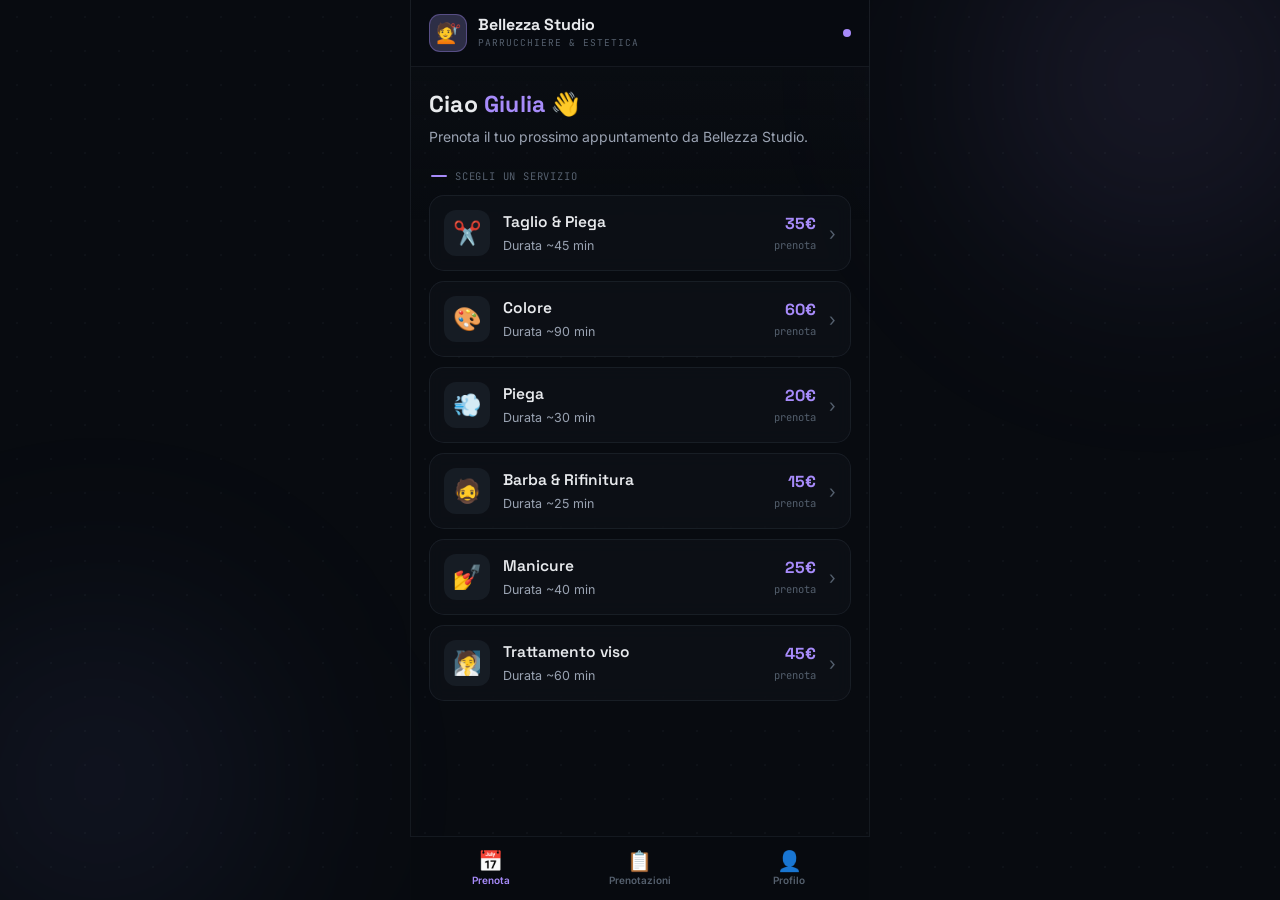
<file: portale/index.html>
<!DOCTYPE html>
<html lang="it">
<head>
<meta charset="UTF-8">
<meta name="viewport" content="width=device-width, initial-scale=1, viewport-fit=cover">
<title>Portale clienti</title>
<meta name="description" content="Prenota il tuo appuntamento online.">
<meta name="theme-color" content="#080B10">
<link rel="preconnect" href="https://fonts.googleapis.com">
<link href="https://fonts.googleapis.com/css2?family=Space+Grotesk:wght@400;500;600;700&family=Inter:wght@400;500;600&family=JetBrains+Mono:wght@400;500;600&display=swap" rel="stylesheet">
<link rel="stylesheet" href="./portale.css?v=1">
</head>
<body>
<div class="orbs" aria-hidden="true">
  <div class="orb o1"></div>
  <div class="orb o2"></div>
</div>
<div class="bg-grid" aria-hidden="true"></div>
<div class="app" id="app"></div>
<div class="toast" id="toast"></div>
<script src="./portale.js?v=1"></script>
</body>
</html>
</file>
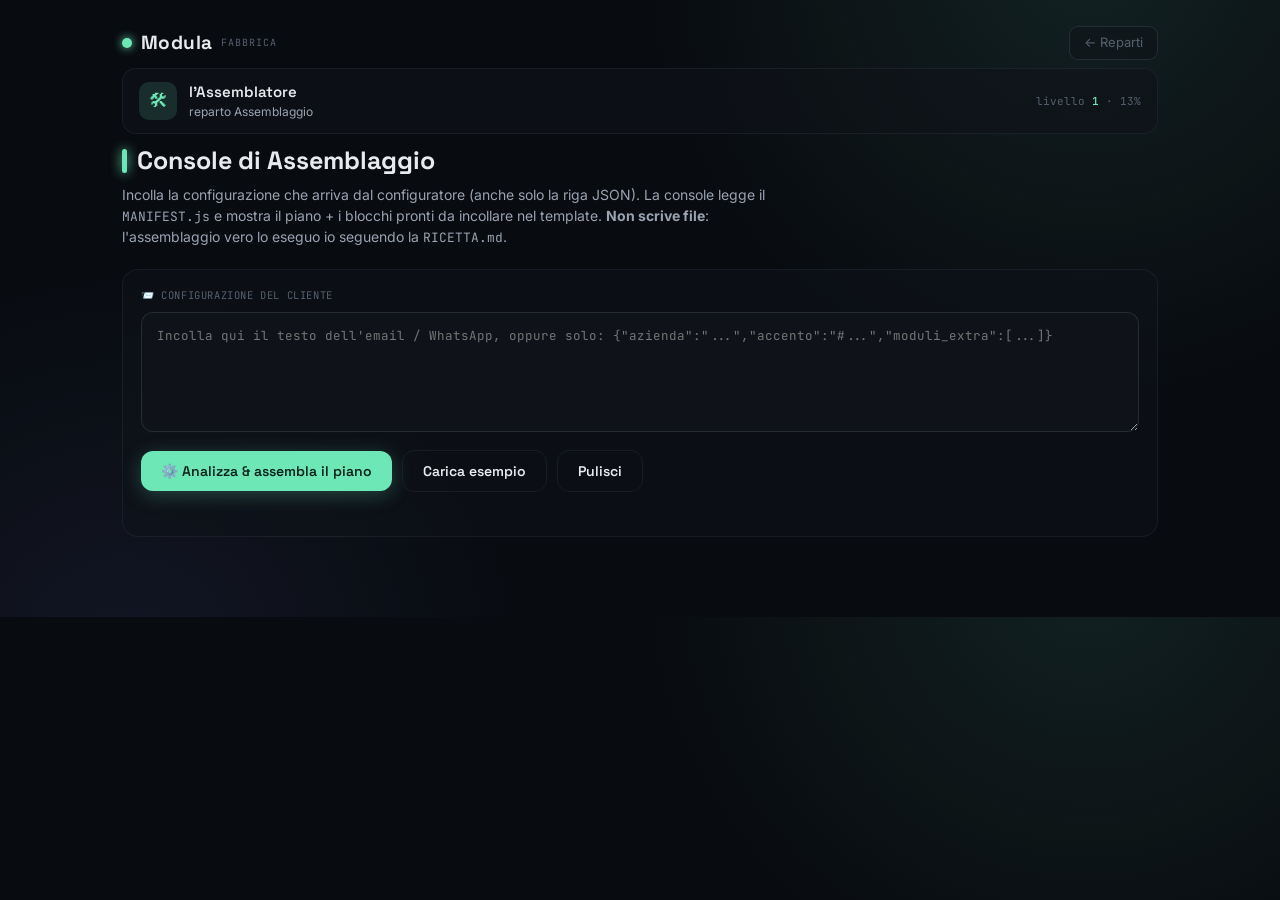
<file: FABBRICA/assemblaggio.html>
<!DOCTYPE html>
<html lang="it">
<head>
<meta charset="UTF-8">
<meta name="viewport" content="width=device-width, initial-scale=1">
<title>Assemblaggio — Fabbrica Modula</title>
<link rel="preconnect" href="https://fonts.googleapis.com">
<link href="https://fonts.googleapis.com/css2?family=Space+Grotesk:wght@400;500;600;700&family=Inter:wght@400;500;600&family=JetBrains+Mono:wght@400;500;600&display=swap" rel="stylesheet">
<link rel="stylesheet" href="./fabbrica.css">
<style>
:root{ --ac:#6EE7B7 }
textarea{width:100%;min-height:120px;background:var(--bg1);border:1.5px solid var(--line2);border-radius:12px;color:var(--t1);font-family:var(--mono);font-size:12.5px;line-height:1.6;padding:13px 15px;outline:none;resize:vertical;transition:border-color .2s}
textarea:focus{border-color:var(--cy);box-shadow:0 0 0 3px rgba(110,231,183,.12)}
.err{color:var(--coral);font-size:13px;font-family:var(--mono);margin-top:8px;min-height:18px}
#out{display:none;margin-top:26px}
#out.show{display:block;animation:fade .35s ease}
@keyframes fade{from{opacity:0;transform:translateY(8px)}to{opacity:1}}
.ticket{display:flex;flex-wrap:wrap;gap:22px;align-items:center}
.tk .k{font-family:var(--mono);font-size:10px;color:var(--t3);letter-spacing:.5px}
.tk .v{font-family:var(--disp);font-weight:600;font-size:17px;margin-top:2px}
.sw{width:15px;height:15px;border-radius:5px;display:inline-block;vertical-align:-2px;margin-right:6px;box-shadow:0 0 0 1px var(--line2)}
.chips{display:flex;flex-wrap:wrap;gap:5px}
.rawchip{font-family:var(--mono);font-size:11px;padding:3px 9px;border-radius:8px;background:var(--bg2);color:var(--t2)}
.grid{display:grid;grid-template-columns:repeat(auto-fill,minmax(160px,1fr));gap:9px}
.mod{border:1px solid var(--line);border-left:2px solid var(--line);border-radius:11px;padding:10px 12px;background:rgba(15,19,25,.5);transition:.15s}
.mod .nm{font-family:var(--disp);font-weight:600;font-size:14.5px;display:flex;align-items:center;gap:7px}
.mod .st{font-family:var(--mono);font-size:10px;margin-top:3px;display:flex;align-items:center;gap:5px}
.mod.base{border-left-color:var(--teal);background:rgba(52,211,153,.06)} .mod.base .st{color:var(--teal)}
.mod.on{border-left-color:var(--cy);border-color:rgba(110,231,183,.25);background:rgba(110,231,183,.07)} .mod.on .st{color:var(--cy)}
.mod.soon{border-left-color:var(--amber);background:rgba(251,191,36,.06)} .mod.soon .st{color:var(--amber)}
.mod.off{opacity:.4;border-style:dashed} .mod.off .st{color:var(--t3)}
.mod .badge{font-family:var(--mono);font-size:9px;color:var(--indigo);border:1px solid rgba(129,140,248,.4);border-radius:99px;padding:1px 6px;margin-left:auto}
.cols{display:grid;grid-template-columns:repeat(auto-fit,minmax(250px,1fr));gap:14px}
.phone{width:200px;margin:0 auto;background:var(--bg0);border:7px solid #03060A;border-radius:30px;box-shadow:0 0 0 1px rgba(255,255,255,.05),0 18px 44px rgba(0,0,0,.55);overflow:hidden;padding:14px 12px 12px}
.phone .pt{display:flex;align-items:center;gap:7px}
.phone .pt .d{width:8px;height:8px;border-radius:50%;background:var(--pcy,var(--cy));box-shadow:0 0 8px var(--pcy,var(--cy))}
.phone .pt .nm{font-family:var(--disp);font-weight:700;font-size:13px}
.phone .gest{font-family:var(--mono);font-size:8px;color:var(--t3);letter-spacing:1px;margin:3px 0 11px}
.phone .nav{display:flex;justify-content:space-between;border-top:1px solid var(--line);padding-top:9px;font-size:15px;color:var(--t2)}
.phone .nav .a{color:var(--pcy,var(--cy))}
.check{display:flex;flex-direction:column;gap:7px;font-size:13px}
.check .i{display:flex;align-items:start;gap:8px}
.ok{color:var(--teal)} .todo{color:var(--amber)}
.block{background:var(--bg1);border:1px solid var(--line);border-radius:12px;margin-bottom:12px;overflow:hidden}
.block .bh{display:flex;align-items:center;justify-content:space-between;padding:9px 13px;border-bottom:1px solid var(--line);background:var(--bg2)}
.block .bh .t{font-family:var(--mono);font-size:11px;color:var(--t2)}
.block .bh .t b{color:var(--cy);font-weight:500}
.copy{font-family:var(--disp);font-weight:600;font-size:11.5px;padding:5px 12px;border-radius:8px;border:1px solid var(--line2);background:transparent;color:var(--t1);cursor:pointer;transition:.15s}
.copy:hover{border-color:var(--cy);color:var(--cy)}
.copy.done{background:var(--cy);color:#06231A;border-color:var(--cy)}
pre{margin:0;padding:13px 15px;font-family:var(--mono);font-size:12px;line-height:1.65;color:var(--t1);overflow-x:auto;white-space:pre}
</style>
</head>
<body>
<div class="wrap">

  <header>
    <a class="brand" href="./index.html"><span class="dot"></span>Modula <span class="sub">FABBRICA</span></a>
    <a class="back" href="./index.html">← Reparti</a>
  </header>

  <div class="agbar" id="agbar">
    <div class="ic">🛠</div>
    <div><div class="nm">l'Assemblatore</div><div class="meta">reparto Assemblaggio</div></div>
    <div class="lv" id="lv">livello <b>—</b></div>
  </div>

  <h1 class="h1"><span class="ac"></span>Console di Assemblaggio</h1>
  <p class="lead">Incolla la configurazione che arriva dal configuratore (anche solo la riga JSON). La console legge il <code>MANIFEST.js</code> e mostra il piano + i blocchi pronti da incollare nel template. <b>Non scrive file</b>: l'assemblaggio vero lo eseguo io seguendo la <code>RICETTA.md</code>.</p>

  <div class="card">
    <div class="lbl">📨 Configurazione del cliente</div>
    <textarea id="in" spellcheck="false" placeholder='Incolla qui il testo dell&apos;email / WhatsApp, oppure solo: {"azienda":"...","accento":"#...","moduli_extra":[...]}'></textarea>
    <div class="row">
      <button class="btn pri" onclick="analizza()">⚙️ Analizza &amp; assembla il piano</button>
      <button class="btn ghost" onclick="esempio()">Carica esempio</button>
      <button class="btn ghost" onclick="document.getElementById('in').value='';hide()">Pulisci</button>
    </div>
    <div class="err" id="err"></div>
  </div>

  <div id="out"></div>
</div>

<div id="toast"></div>

<script src="./MANIFEST.js"></script>
<script src="../configuratore/catalogo.js"></script>
<script>
const $=s=>document.querySelector(s);
const esc=s=>String(s==null?'':s).replace(/[&<>"]/g,c=>({'&':'&amp;','<':'&lt;','>':'&gt;','"':'&quot;'}[c]));
const M=FABBRICA_MANIFEST;
const CAT=(typeof MODULI_BASE!=='undefined')?[...MODULI_BASE,...MODULI_EXTRA]:[];
const SET=(typeof SETTORI!=='undefined')?SETTORI:[];

fetch('./agenti/assemblatore/metriche.json').then(r=>r.json()).then(a=>{
  $('#lv').innerHTML=`livello <b>${a.livello}</b> · ${a.esperienza}%`;
}).catch(()=>{});

function toast(m){const t=$('#toast');t.textContent=m;t.classList.add('show');clearTimeout(t._h);t._h=setTimeout(()=>t.classList.remove('show'),1900);}
function hide(){$('#out').classList.remove('show');$('#out').innerHTML='';}
const slugify=n=>(String(n||'').toLowerCase().replace(/[^a-z0-9]+/g,'-').replace(/^-|-$/g,'')||'la-tua-app');
const modMeta=id=>{const c=CAT.find(m=>m.id===id);const man=M.base[id]||M.extra[id];return{ic:(c&&c.ic)||(man&&man.view.ic)||'•',nome:(c&&c.nome)||(man&&man.view.label)||id};};
const setMeta=id=>{const s=SET.find(x=>x.id===id);return s?(s.ic+' '+s.nome):(id||'—');};

function esempio(){
  $('#in').value='NUOVA APP — configurazione\nAzienda: Rossi S.r.l.\nSettore: Impianti & Energia\n\n--- config (per l\'assemblaggio) ---\n{"azienda":"Rossi S.r.l.","settore":"impianti","accento":"#6EE7B7","moduli_base":["hub","cal","notes","clients","emps"],"moduli_extra":["man","macchine","zone","fatture"],"generato":"configuratore"}';
  analizza();
}

function parseConfig(txt){
  const m=txt.match(/\{[\s\S]*\}/); if(!m) throw new Error('Nessun blocco JSON trovato nel testo.');
  let c; try{c=JSON.parse(m[0]);}catch(e){throw new Error('JSON non valido: '+e.message);}
  if(!c||typeof c!=='object') throw new Error('Config non riconosciuta.');
  c.moduli_extra=Array.isArray(c.moduli_extra)?c.moduli_extra:[];
  c.azienda=c.azienda||'';
  c.accento=/^#?[0-9a-fA-F]{3,8}$/.test(String(c.accento||''))?(c.accento[0]==='#'?c.accento:'#'+c.accento):'#5BA02C';
  return c;
}

function analizza(){
  $('#err').textContent='';
  let c; try{c=parseConfig($('#in').value);}catch(e){$('#err').textContent='⚠ '+e.message;hide();return;}
  const slug=slugify(c.azienda);
  const baseIds=Object.keys(M.base);
  const okExtra=c.moduli_extra.filter(id=>M.extra[id]);
  const promessi=c.moduli_extra.filter(id=>M.inArrivo.includes(id));
  const presenti=new Set([...baseIds,...okExtra]);
  const views=M.viewOrder.filter(id=>presenti.has(id));
  const files=[...M.core.files];
  baseIds.forEach(id=>files.push(...M.base[id].js));
  okExtra.forEach(id=>{files.push(...M.extra[id].js,...M.extra[id].css);});
  render(c,slug,okExtra,promessi,views,[...new Set(files)]);
}

function modCard(id,cls,state,badge){
  const m=modMeta(id);
  return `<div class="mod ${cls}"><div class="nm">${m.ic} ${esc(m.nome)}${badge?`<span class="badge">${badge}</span>`:''}</div><div class="st">${state}</div></div>`;
}

function render(c,slug,okExtra,promessi,views,fileList){
  const baseIds=Object.keys(M.base);
  const offExtra=Object.keys(M.extra).filter(id=>!okExtra.includes(id));
  const brandBlock=`const BRAND={\n  name:'${(c.azienda||'').replace(/'/g,"\\'")}',\n  tagline:'',\n  logo:''\n};`;
  const accentBlock=`<style>:root{--cy:${c.accento}}</style>`;
  const viewsBlock='const VIEWS=[\n'+views.map(id=>{const v=(M.base[id]||M.extra[id]).view;return `  {id:'${id}',ic:'${v.ic}',label:'${v.label}'},`;}).join('\n')+'\n];';
  const dispBlock='const R={'+views.map(id=>{const r=(M.base[id]||M.extra[id]).render;return `${id}:window.${r}`;}).join(',')+'};';
  const consegna=`# Consegna — ${c.azienda||'(azienda)'}\n\n- slug: ${slug}\n- accento: ${c.accento}\n- moduli inclusi: ${views.join(', ')}\n- moduli promessi (in arrivo, da costruire): ${promessi.length?promessi.join(', '):'nessuno'}\n\n## TODO\n- [ ] Supabase: crea progetto cliente, sostituisci __SUPABASE_URL__ e __SUPABASE_ANON_KEY__\n- [ ] Push: sostituisci __VAPID_PUBLIC_KEY__ (o rimuovi le notifiche)\n- [ ] Logo: aggiungi ./logo.png e imposta BRAND.logo\n- [ ] Verifica locale, poi push → /modula/clienti/${slug}/app.html`;
  const block=(title,sub,id,content)=>`<div class="block"><div class="bh"><div class="t">${title}${sub?` <b>${sub}</b>`:''}</div><button class="copy" onclick="cp(this,'${id}')">⧉ Copia</button></div><pre id="${id}">${esc(content)}</pre></div>`;

  $('#out').innerHTML=`
  <div class="sec">1 · Ordine ricevuto</div>
  <div class="card"><div class="ticket">
    <div class="tk"><div class="k">AZIENDA</div><div class="v">${esc(c.azienda||'—')}</div></div>
    <div class="tk"><div class="k">SLUG · CARTELLA</div><div class="v"><code>clienti/${slug}/</code></div></div>
    <div class="tk"><div class="k">SETTORE</div><div class="v" style="font-size:15px">${esc(setMeta(c.settore))}</div></div>
    <div class="tk"><div class="k">ACCENTO</div><div class="v" style="font-size:15px"><span class="sw" style="background:${esc(c.accento)}"></span><code>${esc(c.accento)}</code></div></div>
  </div></div>

  <div class="sec">2 · Assemblaggio — ${views.length} moduli inclusi · ${promessi.length} promessi · ${offExtra.length} esclusi</div>
  <div class="grid">
    ${baseIds.map(id=>modCard(id,'base','base · sempre','')).join('')}
    ${okExtra.map(id=>{const e=M.extra[id];const b=e.deps?'root + '+e.deps:(e.root?'file in root':'');return modCard(id,'on','extra · scelto',b);}).join('')}
    ${promessi.map(id=>modCard(id,'soon','⏳ in arrivo · promesso','')).join('')}
    ${offExtra.map(id=>modCard(id,'off','non scelto','')).join('')}
  </div>

  <div class="sec">3 · Consegna</div>
  <div class="cols">
    <div class="card" style="display:flex;flex-direction:column;align-items:center;gap:10px">
      <div class="lbl" style="align-self:flex-start">Anteprima app</div>
      <div class="phone" style="--pcy:${esc(c.accento)}">
        <div class="pt"><span class="d"></span><span class="nm">${esc(c.azienda||'La tua app')}</span></div>
        <div class="gest">GESTIONALE</div>
        <div class="nav">${views.slice(0,4).map((id,i)=>`<span class="${i===0?'a':''}">${modMeta(id).ic}</span>`).join('')}<span>☰</span></div>
      </div>
      <div style="font-size:11px;color:var(--t3)">accento <code>--cy: ${esc(c.accento)}</code></div>
    </div>
    <div class="card">
      <div class="lbl"><span style="color:var(--cy)">📁</span> clienti/${slug}/ · ${fileList.length} file</div>
      <div class="check">
        <div class="i"><span class="ok">✓</span> copia i ${fileList.length} file del piano (sotto)</div>
        <div class="i"><span class="ok">✓</span> <code>app.html</code>: tieni script+css dei soli moduli inclusi</div>
        <div class="i"><span class="ok">✓</span> <code>core.js</code>: incolla VIEWS + dispatcher generati</div>
        <div class="i"><span class="ok">✓</span> <code>core.js</code>: incolla BRAND · <code>app.html</code>: accento</div>
        <div class="i"><span class="todo">⚠</span> Supabase + VAPID = segnaposto (TODO)</div>
        ${promessi.length?`<div class="i"><span class="todo">⏳</span> da costruire (Inventore): ${promessi.map(id=>esc(modMeta(id).nome)).join(', ')}</div>`:''}
      </div>
    </div>
  </div>

  <div class="sec">Blocchi pronti da incollare</div>
  ${block('BRAND','→ core/core.js','b1',brandBlock)}
  ${block('Accento','→ &lt;head&gt; di app.html, dopo core.css','b2',accentBlock)}
  ${block('VIEWS (potato)','→ core/core.js','b3',viewsBlock)}
  ${block('Dispatcher R (potato)','→ core/core.js','b4',dispBlock)}
  ${block('File da copiare','→ in clienti/'+slug+'/','b5',fileList.join('\n'))}
  ${block('CONSEGNA.md','→ clienti/'+slug+'/CONSEGNA.md','b6',consegna)}
  `;
  $('#out').classList.add('show');
}

function cp(btn,id){
  const txt=document.getElementById(id).textContent;
  (navigator.clipboard?.writeText(txt)||Promise.reject()).then(()=>{
    btn.classList.add('done');btn.textContent='✓ Copiato';toast('Copiato negli appunti');
    setTimeout(()=>{btn.classList.remove('done');btn.textContent='⧉ Copia';},1600);
  }).catch(()=>toast('Copia non riuscita'));
}
</script>
</body>
</html>
</file>
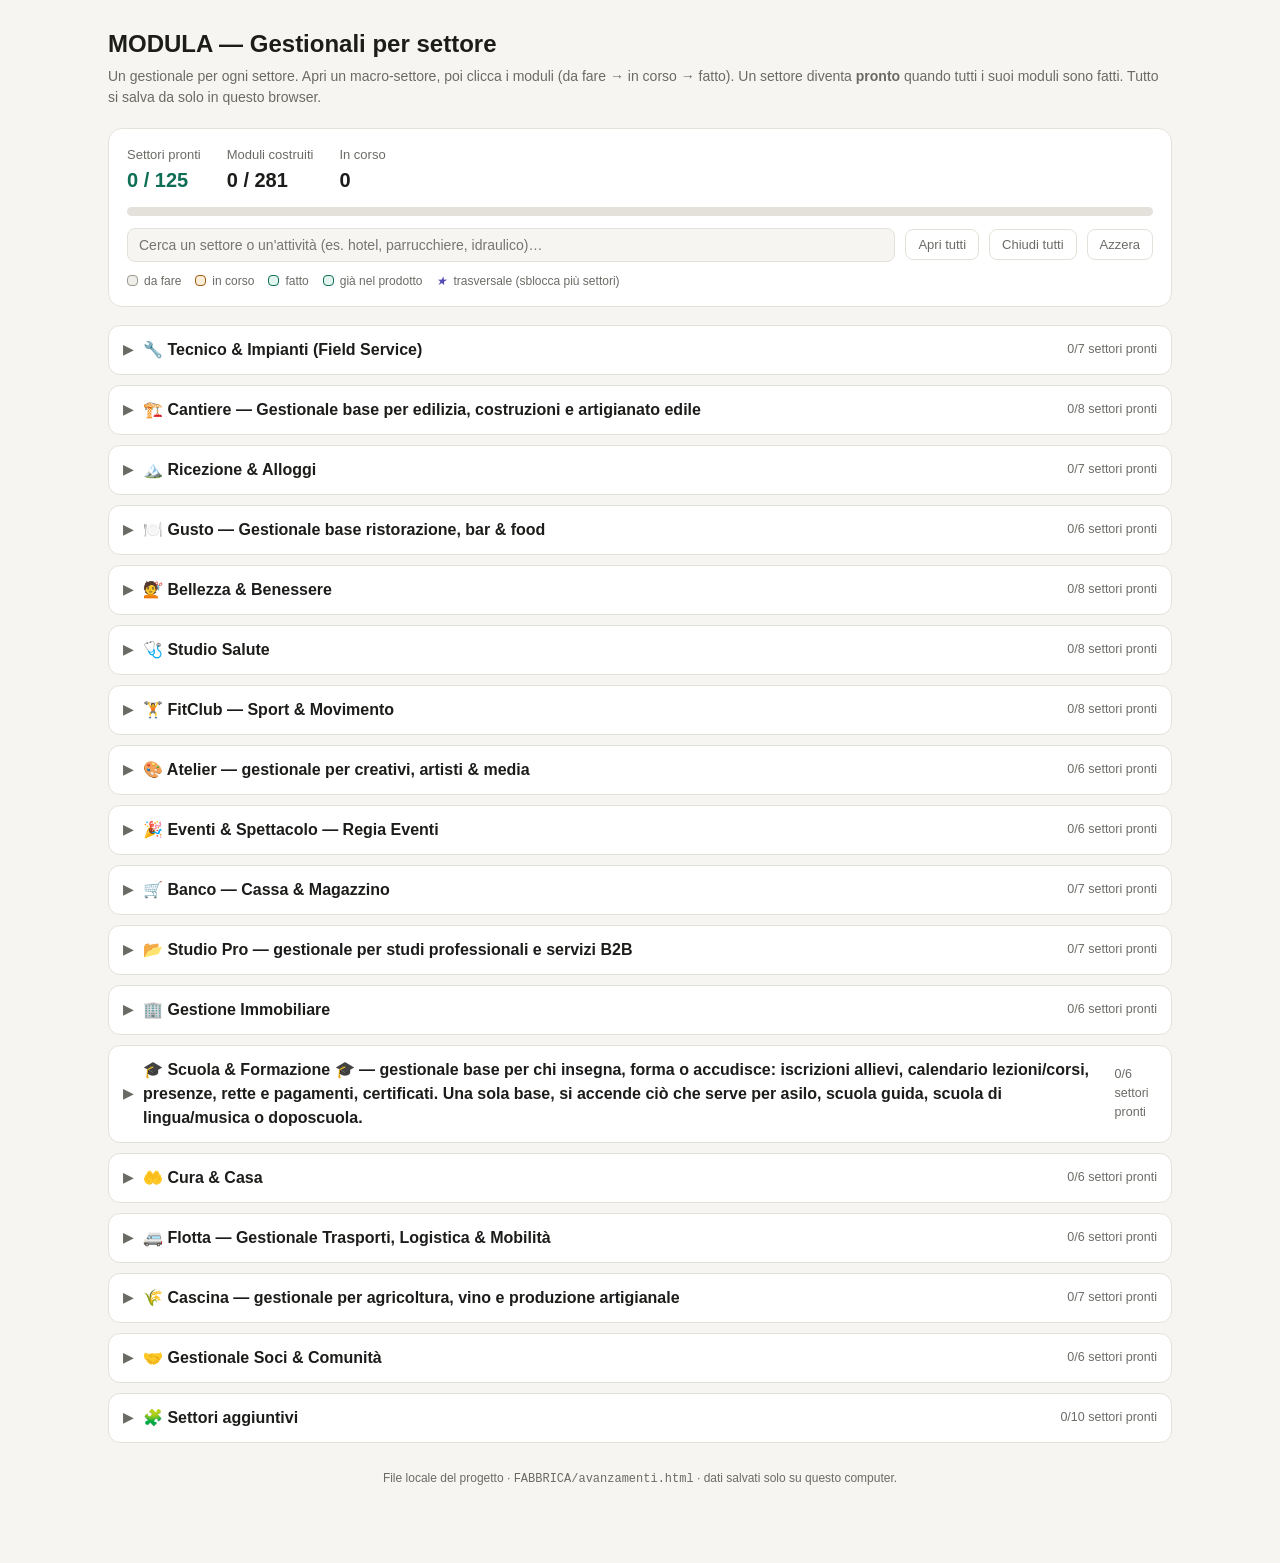
<file: FABBRICA/avanzamenti.html>
<!doctype html>
<html lang="it">
<head>
<meta charset="utf-8">
<meta name="viewport" content="width=device-width, initial-scale=1">
<title>MODULA — Gestionali per settore</title>
<style>
  :root{
    --bg:#f6f5f1;--card:#fff;--ink:#1c1c1a;--muted:#6b6b66;--line:#e3e1d9;
    --accent:#0f6e56;--accent-bg:#e1f5ee;
    --todo:#9a988f;--todo-bg:#efeee9;--wip:#a35a0b;--wip-bg:#faeeda;--done:#0f6e56;--done-bg:#e1f5ee;
    --hi:#534ab7;--ready:#0f6e56;--ready-bg:#d8f0e6;
  }
  @media (prefers-color-scheme:dark){:root{
    --bg:#1a1a18;--card:#242421;--ink:#f1efe8;--muted:#a3a199;--line:#3a3a36;
    --accent:#5dcaa5;--accent-bg:#0d3329;
    --todo:#9a988f;--todo-bg:#2c2c29;--wip:#efb15a;--wip-bg:#3a2c12;--done:#5dcaa5;--done-bg:#0d3329;
    --hi:#afa9ec;--ready:#5dcaa5;--ready-bg:#0d3329;
  }}
  *{box-sizing:border-box}
  body{margin:0;background:var(--bg);color:var(--ink);font-family:-apple-system,BlinkMacSystemFont,"Segoe UI",Roboto,Helvetica,Arial,sans-serif;line-height:1.5}
  .wrap{max-width:1100px;margin:0 auto;padding:26px 18px 64px}
  h1{font-size:24px;font-weight:600;margin:0 0 4px}
  .sub{color:var(--muted);font-size:14px;margin:0 0 20px}
  .total{background:var(--card);border:1px solid var(--line);border-radius:14px;padding:16px 18px;margin:0 0 18px;position:sticky;top:0;z-index:9}
  .total .row{display:flex;align-items:center;justify-content:space-between;gap:14px;flex-wrap:wrap}
  .metric{display:flex;gap:26px;flex-wrap:wrap}
  .metric div{font-size:13px;color:var(--muted)}
  .metric b{display:block;font-size:20px;color:var(--ink);font-weight:600;font-variant-numeric:tabular-nums}
  .metric .g{color:var(--accent)}
  .bar{height:9px;border-radius:6px;background:var(--line);overflow:hidden;margin-top:12px}
  .bar>span{display:block;height:100%;background:var(--accent);width:0;transition:width .25s}
  .tools{display:flex;gap:10px;align-items:center;margin-top:12px;flex-wrap:wrap}
  .tools input{flex:1;min-width:180px;border:1px solid var(--line);background:var(--bg);color:var(--ink);border-radius:8px;padding:8px 11px;font-size:14px}
  .tools button{border:1px solid var(--line);background:transparent;color:var(--muted);border-radius:8px;padding:7px 12px;font-size:13px;cursor:pointer}
  .tools button:hover{color:var(--ink);border-color:var(--todo)}
  .legend{display:flex;gap:14px;flex-wrap:wrap;font-size:12px;color:var(--muted);margin-top:10px}
  .legend span{display:inline-flex;align-items:center;gap:6px}
  .sw{width:11px;height:11px;border-radius:4px;display:inline-block}
  details.macro{background:transparent;margin:0 0 10px}
  details.macro>summary{list-style:none;cursor:pointer;display:flex;align-items:center;gap:10px;padding:12px 14px;background:var(--card);border:1px solid var(--line);border-radius:12px;font-size:16px;font-weight:600}
  details.macro>summary::-webkit-details-marker{display:none}
  .chev{transition:transform .2s;color:var(--muted);font-size:13px}
  details.macro[open] .chev{transform:rotate(90deg)}
  .mcount{margin-left:auto;font-size:12.5px;font-weight:400;color:var(--muted);font-variant-numeric:tabular-nums}
  .secgrid{display:grid;grid-template-columns:repeat(auto-fill,minmax(340px,1fr));gap:12px;padding:12px 2px 6px}
  .sec{background:var(--card);border:1px solid var(--line);border-radius:12px;padding:14px 16px}
  .sec.ready{border-color:var(--ready)}
  .sec h3{font-size:15px;font-weight:600;margin:0 0 3px;display:flex;align-items:center;gap:8px}
  .badge{font-size:10.5px;border-radius:20px;padding:2px 9px;font-weight:600;white-space:nowrap}
  .badge.ready{background:var(--ready-bg);color:var(--ready)}
  .badge.prog{background:var(--todo-bg);color:var(--muted)}
  .ex{font-size:12.5px;color:var(--muted);margin:0 0 10px;line-height:1.45}
  .reuse{display:flex;flex-wrap:wrap;gap:5px;margin:0 0 10px}
  .chip{font-size:11px;font-family:ui-monospace,Menlo,monospace;padding:2px 8px;border-radius:6px;background:var(--done-bg);color:var(--done)}
  .lbl{font-size:10.5px;color:var(--muted);text-transform:uppercase;letter-spacing:.04em;margin:0 0 6px}
  .mods{list-style:none;margin:0;padding:0;display:flex;flex-direction:column;gap:5px}
  .mod{display:flex;align-items:center;gap:9px;padding:6px 8px;border:1px solid var(--line);border-radius:8px;cursor:pointer;user-select:none}
  .mod:hover{border-color:var(--todo)}
  .mod .st{width:18px;height:18px;border-radius:5px;flex:none;display:grid;place-items:center;font-size:12px;font-weight:700}
  .mod .mn{font-family:ui-monospace,Menlo,monospace;font-size:12.5px;font-weight:600}
  .mod .md{font-size:11px;color:var(--muted);margin-left:auto;text-align:right;max-width:55%;line-height:1.3}
  .mod .tag{font-size:9px;border:1px solid var(--line);color:var(--muted);border-radius:5px;padding:0 4px}
  .mod[data-st="todo"] .st{background:var(--todo-bg);color:var(--todo)}
  .mod[data-st="wip"] .st{background:var(--wip-bg);color:var(--wip)}
  .mod[data-st="done"] .st{background:var(--done-bg);color:var(--done)}
  .mod[data-st="done"]{background:var(--done-bg)}
  .mod[data-st="done"] .mn{text-decoration:line-through;opacity:.7}
  .star{color:var(--hi)}
  .foot{font-size:12px;color:var(--muted);margin-top:26px;text-align:center}
  .hidden{display:none!important}
</style>
</head>
<body>
<div class="wrap">
  <h1>MODULA — Gestionali per settore</h1>
  <p class="sub">Un gestionale per ogni settore. Apri un macro-settore, poi clicca i moduli (da fare → in corso → fatto). Un settore diventa <b>pronto</b> quando tutti i suoi moduli sono fatti. Tutto si salva da solo in questo browser.</p>

  <div class="total">
    <div class="row">
      <div class="metric">
        <div>Settori pronti<b class="g" id="mSec">0</b></div>
        <div>Moduli costruiti<b id="mMod">0</b></div>
        <div>In corso<b id="mWip">0</b></div>
      </div>
    </div>
    <div class="bar"><span id="totBar"></span></div>
    <div class="tools">
      <input id="filter" placeholder="Cerca un settore o un'attività (es. hotel, parrucchiere, idraulico)…">
      <button id="expand">Apri tutti</button>
      <button id="collapse">Chiudi tutti</button>
      <button id="reset">Azzera</button>
    </div>
    <div class="legend">
      <span><i class="sw" style="background:var(--todo-bg);border:1px solid var(--todo)"></i>da fare</span>
      <span><i class="sw" style="background:var(--wip-bg);border:1px solid var(--wip)"></i>in corso</span>
      <span><i class="sw" style="background:var(--done-bg);border:1px solid var(--done)"></i>fatto</span>
      <span><i class="sw" style="background:var(--accent-bg);border:1px solid var(--accent)"></i>già nel prodotto</span>
      <span><i class="star">★</i>trasversale (sblocca più settori)</span>
    </div>
  </div>

  <div id="app"></div>
  <p class="foot">File locale del progetto · <code>FABBRICA/avanzamenti.html</code> · dati salvati solo su questo computer.</p>
</div>

<script>
const PAYLOAD = {"data": [{"fam": "Tecnico & Impianti (Field Service)", "emoji": "🔧", "note": "Domanda: è la famiglia con la domanda più solida tra le PMI svizzere. Sono migliaia di micro-imprese artigiane (1-15 persone) in CH, tipicamente con un titolare-tecnico, qualche dipendente in furgone e una segreteria part-time o la moglie che gestisce telefono e carte. Oggi lavorano con agenda cartacea, WhatsApp e Excel; il dolore vero è perdere manutenzioni a contratto e scadenze obbligatorie (= multe o responsabilità) e non avere il rapportino firmato a prova di contestazione. Disponibilità a pagare: alta e ricorrente. In CH il costo orario di un tecnico è 90-130+ CHF, quindi anche solo evitare un giro a vuoto o recuperare ore non fatturate ripaga subito un canone mensile; un prezzo per-utente di ~20-40 CHF/posto/mese è dentro la soglia di non-dolore per queste aziende, abituate a software svizzeri costosi. Specificità locali e normative: (1) Lingue — il Ticino è IT, ma molte di queste PMI lavorano anche con clienti/proprietà DE e fornitori d'Oltralpe; l'app deve nascere IT con predisposizione DE/FR per scalare verso Svizzera interna e romanda. (2) Le scadenze NON sono quelle italiane: niente 'bollino blu' regionale né DiCo/DM37 né F-Gas UE pari pari — in CH valgono OIBT (controlli periodici impianti elettrici e rapporti di sicurezza), le verifiche cantonali degli impianti termici, l'ordinanza sui prodotti chimici per i gas refrigeranti, le verifiche ascensori e i controlli antincendio secondo direttive AICAA/cantonali. I moduli 'libretto', 'conformita', 'fgas', 'scadenziario' vanno quindi pensati con etichette/loghi svizzeri, non importati dall'Italia. (3) Scope fatturazione: queste ditte emettono molte fatture, ma per restare nello scope conviene fermarsi a 'preventivi' + 'conti' e all'export; una vera fatturazione con IVA svizzera (aliquote CH, QR-fattura/QR-IBAN ormai standard nel Paese) è un bisogno reale e ricorrente — da segnalare come possibile modulo 'fatture-ch' dedicato se un cliente la richiede, perché la QR-fattura è ormai attesa di default. (4) WhatsApp per avvisi al cliente (intervento in arrivo, scadenza vicina) è molto desiderato qui ma resta 'prossimamente': per ora avvisi via notifiche interne ed email.", "sectors": [{"name": "Termoidraulica & Riscaldamento (idraulico, caldaista, termotecnico)", "ex": "Termoidraulica artigianale del Mendrisiotto che fa caldaie, sanitari e pronto-intervento perdite; Installatore di pompe di calore e solare termico nel Luganese; Spurghi/sturatura e idraulica d'emergenza 24h sul Bellinzonese", "reuse": ["hub", "cal", "clients", "emps", "notes", "notif", "man", "conti", "zone"], "build": ["interventi", "contratti-man", "impianti", "libretto"]}, {"name": "Elettrico & Sistemi (elettricista, allarmi/videosorveglianza, fotovoltaico)", "ex": "Impresa elettrica autorizzata (concessione ESTI/Ispettorato) per case e uffici nel Luganese; Installatore di allarmi e videosorveglianza con contratto di assistenza per negozi e ville; Ditta fotovoltaico+batterie che segue pratica al gestore di rete e Pronovo per gli incentivi", "reuse": ["hub", "cal", "clients", "emps", "notes", "notif", "man", "sites", "conti"], "build": ["interventi", "impianti", "conformita", "contratti-man"]}, {"name": "Clima & Refrigerazione (HVAC, condizionamento, frigoristi)", "ex": "Ditta di climatizzazione che installa e fa manutenzione split per uffici e ristoranti del Sottoceneri; Frigorista che segue celle frigo, banchi e impianti di ristoranti, macellerie e supermercati; Service pompe di calore aria-acqua con contratto stagionale", "reuse": ["hub", "cal", "clients", "emps", "notes", "notif", "man", "conti"], "build": ["fgas", "impianti", "ricorrenze", "contratti-man"]}, {"name": "Sicurezza & Verifiche di legge (ascensori, antincendio/estintori)", "ex": "Ditta di manutenzione ascensori per condomini e RSA con reperibilità 24h sul Luganese; Manutentore di porte e cancelli automatici con verifiche periodiche; Service estintori, idranti e manichette per aziende e uffici del Ticino", "reuse": ["hub", "cal", "clients", "emps", "notes", "notif", "man", "zone"], "build": ["scadenziario", "presidi", "impianti", "chiamate", "registro-an"]}, {"name": "Verde & Esterni (giardinaggio, manutenzione verde, piscine)", "ex": "Giardiniere paesaggista che fa sfalci e potature stagionali per ville e condomini del Malcantone; Ditta di manutenzione verde per giardini privati con contratto annuale a giro fisso; Costruttore e manutentore piscine con assistenza settimanale estiva nel Mendrisiotto", "reuse": ["hub", "cal", "clients", "emps", "notes", "notif", "man", "sites", "zone", "conti"], "build": ["ricorrenze", "giri", "mezzi", "trattamenti"]}, {"name": "Igiene & Ambienti (imprese di pulizia, disinfestazione/pest control)", "ex": "Impresa di pulizie per uffici, banche e studi medici con squadre fisse a Lugano; Ditta di pulizie condominiali e fine cantiere nel Bellinzonese; Disinfestatore/derattizzatore con contratti HACCP per ristoranti e panetterie", "reuse": ["hub", "cal", "clients", "emps", "notes", "notif", "sites", "conti"], "build": ["commesse", "qualita", "stazioni", "haccp", "ricorrenze"]}, {"name": "Veicoli (autofficina, gommista, elettrauto)", "ex": "Autofficina multimarca con cambio gomme stagionale per privati del Mendrisiotto; Gommista/centro pneumatici con deposito gomme per clienti a Chiasso; Elettrauto e specialista auto elettriche/ibride nel Luganese", "reuse": ["hub", "cal", "clients", "emps", "notes", "notif", "man", "conti"], "build": ["magazzino", "veicoli", "preventivi", "prenota", "depositi"]}]}, {"fam": "Cantiere — Gestionale base per edilizia, costruzioni e artigianato edile", "emoji": "🏗️", "note": "Domanda reale ALTA e disponibilita a pagare ALTA: l'edilizia e tra i settori piu forti dell'economia ticinese/svizzera, con migliaia di PMI artigiane (muratori, pittori, serramentisti, falegnami) dove il titolare e spesso anche in cantiere e gestisce ancora con Excel, blocco note e fatture cartacee. Il dolore numero uno e 'quanto guadagno davvero su questa commessa?' (ore squadra + materiali + noli vs. preventivo): qui MODULA con sites+conti+preventivi+sal colpisce esattamente dove bexio e debole, restando complementare (bexio fa la contabilita/fattura QR, MODULA l'operativita di cantiere). SPECIFICITA LOCALI: (1) i SAL e la committenza pubblica cantonale/comunale chiedono documentazione formale di avanzamento e sicurezza -> moduli sal/sicurezza/documenti hanno valore percepito alto. (2) SUVA: la sicurezza sul lavoro in edilizia e fortemente normata (lavori in quota, ponteggi, formazione) e i controlli SUVA sono temuti -> il modulo sicurezza con scadenze formazione e DPI e un argomento di vendita concreto. (3) Manodopera frontaliera/CCL edilizia: tante imprese ticinesi hanno operai frontalieri con rilevamento ore rigoroso (CCL, ore notturne, indennita) -> il rilevamento ore a cantiere e prezioso, ma attenzione: NON e un sistema di timbratura conforme nel senso giuridico (positioning come 'rapportino ore', non 'libro paga'). (4) Lingue: Ticino italofono e coperto subito; per scalare a Svizzera tedesca (dove l'edilizia e enorme) e Romandia servono DE/FR, qui solo dopo. VINCOLO DI SCOPE da rispettare: niente fatturazione fiscale/IVA ne QR-fattura completa -> ci si ferma a preventivo + conti a commessa; va detto chiaramente al cliente edile che per la fattura QR svizzera continua a usare il suo gestionale contabile. WhatsApp (utile per mandare foto/preventivi al cliente) resta 'prossimamente'. Prezzo sostenibile: un'impresa edile con 5-15 operai sta tranquillamente nei CHF 59-190/mese, e il pacchetto 'Tutto compreso' a utenti illimitati ha senso per chi mette in mano l'app a tutta la squadra in cantiere.", "sectors": [{"name": "Imprese di costruzione e ristrutturazione (generale)", "ex": "Impresa di costruzioni generale che fa rustici e ristrutturazioni di palazzine in Ticino; Impresa edile per ristrutturazioni chiavi in mano di appartamenti (Lugano, Bellinzona); Impresa di muratura e opere in cemento armato per villette unifamiliari", "reuse": ["hub", "cal", "clients", "emps", "notes", "notif", "sites", "conti"], "build": ["preventivi", "sal", "mezzi"]}, {"name": "Finiture e decorazione (imbianchini, intonacatori, cartongessisti, pavimentisti)", "ex": "Pittore/gessatore (imbianchino) per interni ed esterni di abitazioni e uffici; Impresa di intonaci e stucchi a calce / spatolati decorativi; Posatore di pavimenti e rivestimenti (piastrelle, parquet, resina) per bagni e cucine", "reuse": ["hub", "cal", "clients", "emps", "notes", "notif", "sites", "conti"], "build": ["rilievi", "interventi", "preventivi"]}, {"name": "Serramenti, infissi e facciate continue", "ex": "Serramentista che produce e posa finestre in PVC/alluminio/legno su misura; Installatore di porte blindate, portoni da garage e tapparelle/avvolgibili; Posatore di facciate continue e vetrate per edifici commerciali", "reuse": ["hub", "cal", "clients", "emps", "notes", "notif", "sites", "conti"], "build": ["rilievi", "pose", "ordini-forn"]}, {"name": "Falegnameria e arredo su misura", "ex": "Falegnameria che realizza cucine, armadi e librerie su misura; Laboratorio di mobili e scale in legno per chalet e residenze di montagna; Falegname per restauro mobili antichi e infissi storici", "reuse": ["hub", "cal", "clients", "emps", "notes", "notif", "sites", "conti"], "build": ["commesse-lab", "preventivi", "portfolio"]}, {"name": "Lattoneria, coperture e impermeabilizzazioni (tetti)", "ex": "Lattoniere per grondaie, scossaline e rivestimenti in rame/zinco-titanio; Impresa di coperture in tegole, lose o lamiera per tetti a falde; Specialista in impermeabilizzazione di tetti piani e terrazze (guaine, PVC)", "reuse": ["hub", "cal", "clients", "emps", "notes", "notif", "sites", "man", "conti"], "build": ["sicurezza", "interventi", "contratti-man"]}, {"name": "Carpenteria metallica e fabbri", "ex": "Fabbro per cancelli, ringhiere, inferriate e parapetti su misura; Carpenteria metallica per strutture in acciaio (capannoni, soppalchi, scale); Realizzatore di scale e balaustre in ferro/inox e vetro", "reuse": ["hub", "cal", "clients", "emps", "notes", "notif", "sites", "conti"], "build": ["commesse-lab", "interventi", "preventivi"]}, {"name": "Movimento terra, demolizioni e opere esterne", "ex": "Impresa di scavi, sbancamenti e movimento terra con escavatori; Ditta di demolizioni e smaltimento macerie (gestione discarica/inerti); Pavimentazioni esterne: posa autobloccanti, cordoli, asfaltatura vialetti", "reuse": ["hub", "cal", "clients", "emps", "notes", "notif", "sites", "conti"], "build": ["mezzi", "viaggi", "sal"]}, {"name": "Cantieri pubblici e appalti (impresa strutturata)", "ex": "Impresa edile che lavora ad appalti del Cantone/Comune (strade, edifici pubblici); General contractor che coordina piu sottoappaltatori su grandi cantieri; Impresa con piano di sicurezza e coordinamento (PSC) e direzione lavori", "reuse": ["hub", "cal", "clients", "emps", "notes", "notif", "sites", "conti"], "build": ["sal", "sicurezza", "documenti"]}]}, {"fam": "Ricezione & Alloggi", "emoji": "🏔️", "note": "Domanda reale e disponibilità a pagare: il turismo è un pilastro economico ticinese (Lago Maggiore/Lugano, valli, Tenero capitale dei camping in CH). Tante micro-strutture (B&B, garni, host Airbnb, agriturismi, rifugi) oggi lavorano con carta+Excel o con un PMS estero costoso e sovradimensionato: c'è spazio per un gestionale semplice in italiano a prezzo PMI. Gli host plurinmobile e i property manager sono i clienti più disposti a pagare un canone perché il dolore (overbooking, pulizie, rendiconti) è alto.\n\nSpecificità locali/normative: (1) Tassa di soggiorno cantonale/comunale obbligatoria — il calcolo per notte×persona con esenzioni e il rendiconto al Comune è IL gancio commerciale che differenzia dai PMS generici; va modellata su Ticino ma resa configurabile perché aliquote/regole cambiano per Cantone e Comune. (2) Notifica degli alloggiati alla polizia (schedine ospiti) prevista per legge per le strutture ricettive: il modulo checkin deve raccogliere i dati richiesti — qui scatta la skill dati-sensibili/GDPR perché si trattano documenti d'identità. (3) I rifugi sono spesso legati a CAS/SAT con tariffe soci.\n\nLingue: beachhead in italiano, ma il turismo è il settore dove serve prima il multilingue — un albergo a Lugano o un camping a Tenero ha clienti DE/FR/EN; almeno le viste rivolte all'ospite (conferme, schede) andrebbero pensate multilingua presto.\n\nLimiti di scope da segnalare: (a) Channel manager bidirezionale verso Booking/Airbnb (push prezzi+disponibilità) è oltre lo scope attuale — si parte con import .ics e gestione manuale; è però la richiesta n.1 di host e hotel, quindi è il primo candidato a integrazione esterna. (b) Pagamenti online/caparre con carta richiedono un gateway: per ora preventivi+conti, con incasso registrato a mano. (c) Niente fatturazione fiscale/IVA piena: per hotel/residence che la richiedono davvero (clientela business, IVA al 3.8% alloggio in CH) va segnalato come confine del prodotto, eventualmente coperto con preventivi+conti o export verso il commercialista.", "sectors": [{"name": "Hotel, garni e pensioni", "ex": "Hotel 3 stelle a Lugano-Paradiso (30-50 camere, mezza pensione); Garni / albergo familiare in Val Verzasca o a Locarno (10-20 camere, colazione); Pensione storica a Bellinzona gestita da una famiglia", "reuse": ["hub", "cal", "clients", "emps", "notes", "notif", "conti"], "build": ["preventivi", "camere", "planner-prenotazioni", "tariffe", "tassa-soggiorno", "pulizie-camere", "checkin"]}, {"name": "B&B e affittacamere", "ex": "B&B a conduzione familiare sulle colline del Mendrisiotto (3-5 camere); Affittacamere sopra un'osteria in un grotto ticinese; Camere con colazione in una casa d'epoca a Morcote", "reuse": ["hub", "cal", "clients", "notes", "notif", "conti"], "build": ["camere", "planner-prenotazioni", "tariffe", "tassa-soggiorno", "colazioni"]}, {"name": "Affitti brevi / case vacanza (host Airbnb)", "ex": "Host con 3 appartamenti su Airbnb/Booking tra Lugano e Ascona; Property manager che gestisce 8-15 case vacanza per proprietari terzi sul lago Maggiore; Rustico ristrutturato in Valle Maggia affittato a settimana", "reuse": ["hub", "cal", "clients", "notes", "notif", "conti", "zone"], "build": ["unita-affitto", "planner-prenotazioni", "canali-portali", "turni-pulizie", "rendiconto-proprietari", "tassa-soggiorno"]}, {"name": "Agriturismi e alberghi diffusi", "ex": "Agriturismo con camere e ristoro in collina nel Malcantone; Azienda agricola con alloggio e vendita prodotti propri (formaggi, vino) nel Mendrisiotto; Albergo diffuso in un nucleo storico di valle (Corippo, modello tipico ticinese)", "reuse": ["hub", "cal", "clients", "emps", "notes", "notif", "conti"], "build": ["preventivi", "camere", "planner-prenotazioni", "ristoro-ospiti", "esperienze", "tassa-soggiorno"]}, {"name": "Ostelli e residence (soggiorni lunghi)", "ex": "Ostello della gioventù a Lugano o Bellinzona con camerate e camere private; Residence per soggiorni di lavoro/medio termine a Mendrisio o Chiasso; Foresteria aziendale per stagionali e cantieri", "reuse": ["hub", "cal", "clients", "emps", "notes", "notif", "conti"], "build": ["posti-letto", "planner-prenotazioni", "tariffe", "contratti-soggiorno", "tassa-soggiorno"]}, {"name": "Campeggi e villaggi turistici", "ex": "Campeggio sul lago Maggiore (Tenero-Gordola, zona ad alta densità di camping); Camping con piazzole tende/camper e bungalow/mobil-home a Muralto; Area sosta camper attrezzata in una valle ticinese", "reuse": ["hub", "cal", "clients", "emps", "notes", "notif", "conti", "zone"], "build": ["piazzole", "planner-prenotazioni", "tariffe-camping", "mappa-campeggio", "tassa-soggiorno"]}, {"name": "Rifugi alpini e capanne", "ex": "Capanna CAS/SAT in alta quota (es. Capanna Cristallina, Adula, Cadlimo); Rifugio di valle con cucina e camerate per escursionisti; Capanna sociale gestita da volontari nel weekend", "reuse": ["hub", "cal", "clients", "notes", "notif", "conti"], "build": ["posti-letto", "planner-prenotazioni", "mezza-pensione", "tassa-soggiorno"]}]}, {"fam": "Gusto — Gestionale base ristorazione, bar & food", "emoji": "🍽️", "note": "DOMANDA REALE: la ristorazione è il settore con più PMI in Ticino (migliaia di esercizi tra grotti, ristoranti, bar, pasticcerie) e con marginalità sottilissima: il controllo di food cost e costo-personale è una necessità sentita, non un lusso. Oggi quasi tutti gestiscono a memoria, su agenda cartacea o Excel. La leva di vendita più forte non è la prenotazione tavoli (esistono già OpenTable/Lastminute/Fortytwo) ma il binomio TURNI + FOOD COST/MAGAZZINO che nessuno dei competitor offre a prezzo PMI in modo semplice. DISPONIBILITÀ A PAGARE: i margini risicati rendono il ristoratore prudente sul costo fisso; conviene un abbonamento mensile basso in CHF con pochi posti-dipendente inclusi (sala+cucina di una trattoria sono 5-10 persone) e prezzo per posto aggiuntivo. Il catering/banqueting ha margini migliori ed è disposto a pagare di più (lavoro a commessa, ticket medio alto). SPECIFICITÀ LOCALI/NORMATIVE: (1) HACCP è obbligatorio per legge in CH — un futuro modulo haccp (già previsto per disinfestazione) con registro temperature/pulizie/scadenze e foto sarebbe un forte argomento di vendita e si riusa cross-settore; segnalo come opportunità trasversale. (2) Personale stagionale ed extra a chiamata è la norma (eventi, stagione lido/montagna) → i turni devono gestire avventizi e contratti brevi; attenzione ai permessi di lavoro frontalieri/stagionali, molto diffusi in Ticino. (3) Mance e gestione cassa in contanti ancora rilevanti. (4) LINGUE: Ticino italiano, ma per scalare a Grigioni/Svizzera interna e romanda serve presto IT/DE/FR — il menù/listino e le comunicazioni al cliente (promemoria prenotazione) vanno multilingua. VINCOLO SCOPE: niente fatturazione fiscale/IVA; per il fine-dining e il catering basta preventivi + conti, ma segnalo che alcune attività (catering aziendale verso aziende) chiederanno fatture vere → valutare in futuro un ponte verso un gestionale fiscale terzo, non costruirlo dentro Gusto.", "sectors": [{"name": "Ristoranti, pizzerie & trattorie (servizio a tavola)", "ex": "Grotto ticinese (es. Grotto della Salute, Lugano) con menù del giorno e tavolate weekend; Pizzeria al taglio + sala ad Bellinzona con forno a legna; Trattoria/osteria a conduzione familiare in valle (Vallemaggia) aperta solo a pranzo + venerdì-sabato sera", "reuse": ["hub", "cal", "clients", "emps", "notes", "notif", "conti"], "build": ["prenota-tavoli", "mappa-sala", "turni", "food-cost", "magazzino"]}, {"name": "Bar, caffetterie & lounge", "ex": "Caffè storico in Piazza Riforma a Lugano (colazioni, pranzi veloci, aperitivo); Bar di quartiere a Chiasso con tavolini, lotto e tabacchi; Cocktail bar / lounge a Lugano serale con eventi e DJ", "reuse": ["hub", "cal", "emps", "notes", "notif", "conti", "clients"], "build": ["turni", "cassa-giornata", "magazzino", "eventi-bar"]}, {"name": "Pasticcerie, panetterie & gelaterie (produzione + vendita)", "ex": "Panetteria-pasticceria di paese (Mendrisiotto) con produzione notturna e vendita al banco; Pasticceria con laboratorio a Bellinzona che fa torte su ordinazione e cerimonie; Gelateria artigianale sul lungolago di Lugano (stagionale, vaschette + coni)", "reuse": ["hub", "cal", "clients", "emps", "notes", "notif", "conti"], "build": ["ordini-banco", "produzione", "food-cost", "magazzino"]}, {"name": "Catering, banqueting & eventi", "ex": "Catering aziendale per banche/uffici a Lugano (pranzi e coffee break); Banqueting matrimoni e cerimonie in tenuta/villa nel Sopraceneri; Servizio buffet per eventi fieristici e congressi (LAC, centri congressi)", "reuse": ["hub", "cal", "clients", "emps", "notes", "notif", "conti"], "build": ["preventivi", "eventi", "turni", "mezzi"]}, {"name": "Food truck & street food", "ex": "Food truck burger/piadine che gira mercati e fiere del Ticino; Ape-car caffè/aperitivo per eventi aziendali e matrimoni; Stand street food fisso al mercato del sabato (Bellinzona, Mendrisio)", "reuse": ["hub", "cal", "emps", "notes", "notif", "conti", "zone"], "build": ["calendario-piazze", "cassa-giornata", "magazzino"]}, {"name": "Enoteche, gastronomie & negozi gastronomici", "ex": "Enoteca con mescita e vendita vini ticinesi (Merlot del Ticino) a Lugano; Gastronomia/salumeria con piatti pronti da asporto e tavola calda; Bottega di formaggi e prodotti alpini ticinesi con degustazioni", "reuse": ["hub", "cal", "clients", "emps", "notes", "notif", "conti"], "build": ["catalogo", "magazzino", "degustazioni", "fidelity"]}]}, {"fam": "Bellezza & Benessere", "emoji": "💇", "note": "Domanda reale e alta disponibilità a pagare: il Ticino ha una densità altissima di saloni e centri estetici (settore frammentato di micro-imprese, spesso 1-3 persone), con scontrini medi elevati (un colore + piega supera facilmente CHF 120-180, un'ora di massaggio CHF 100-140). Oggi molti usano agende cartacee o app gratuite straniere (Treatwell, Fresha) che però prendono commissione sulle prenotazioni online: MODULA può posizionarsi come 'la TUA agenda, senza commissioni e con i dati in Svizzera', argomento di vendita forte. Il punto debole degli incumbent come bexio è proprio l'operatività di salone (agenda multi-poltrona, schede colore, fidelity): qui MODULA è complementare, non sfida la contabilità. Specificità locali: (1) Lingue — il Ticino basta in italiano per il beachhead, ma per scalare oltre Gottardo servono DE e FR (mercato CH tedesco enorme); (2) Pagamenti — Twint è quasi obbligatorio come metodo, va previsto almeno come voce d'incasso in 'conti'; (3) Normative — tatuaggi/piercing e laser estetico sono soggetti a regole cantonali d'igiene e all'ordinanza federale sui prodotti cosmetici/radiazioni non ionizzanti: consenso informato e tracciabilità delle sedute non sono un 'nice to have' ma spesso un obbligo, il che rende i moduli consensi/scheda-tratt un vero argomento di vendita; (4) Dati sensibili — anamnesi, allergie, foto del corpo e PMU sono PII/dati sanitari: serve rigore GDPR/LPD (consensi, cancellazione, foto solo con consenso pubblicazione), allineato con la skill dati-sensibili. Scope da rispettare: niente fatturazione fiscale (basta 'conti' + eventuali 'ricevute-cm'/'preventivi'); la prenotazione online 'prenota' e il 'magazzino' prodotti rivendita sono in coda e vanno costruiti o venduti come 'prossimamente'; WhatsApp per i promemoria resta 'prossimamente'. Ostacolo realistico: il titolare-artigiano è poco digitale e tempo-povero — vince chi offre migrazione dati assistita (dall'agenda cartacea/Fresha) e un onboarding 'chiavi in mano'.", "sectors": [{"name": "Parrucchieri / Saloni hair", "ex": "Salone unisex con 4 poltrone a Lugano (taglio, piega, colore); Parrucchiere di quartiere a Bellinzona con clientela fissa anziana; Salone hair premium a Locarno con consulenza colore e trattamenti botox capelli", "reuse": ["hub", "cal", "clients", "emps", "notes", "notif", "conti"], "build": ["scheda-colore", "poltrone", "ricorrenze"]}, {"name": "Barber shop", "ex": "Barbershop in stile vintage a Lugano con taglio + rasoio + barba; Barbiere tradizionale a Bellinzona con clientela walk-in; Catena di 2 barber a Mendrisio/Chiasso con più barbieri per turno", "reuse": ["hub", "cal", "clients", "emps", "notif", "conti"], "build": ["coda", "fidelity", "operatore-pref"]}, {"name": "Estetiste / Centri estetici", "ex": "Istituto di bellezza a Lugano (visi, manicure, ceretta, trucco sposa); Estetista a domicilio in Vallemaggia; Centro estetico avanzato a Bellinzona con laser/luce pulsata e radiofrequenza", "reuse": ["hub", "cal", "clients", "emps", "notes", "notif", "conti"], "build": ["pacchetti", "consensi", "scheda-tratt"]}, {"name": "SPA / Centri benessere & massaggi", "ex": "SPA di hotel a Ascona con sauna, hammam e massaggi su prenotazione; Centro massaggi terapeutici a Lugano (operatori con diploma riconosciuto); Day-SPA a Locarno con percorso benessere a fasce orarie", "reuse": ["hub", "cal", "clients", "emps", "notes", "notif", "conti"], "build": ["turni", "cabine", "ricevute-cm", "caparre"]}, {"name": "Nail artist / Onicotecniche", "ex": "Nail bar a Lugano (gel, ricostruzione, nail art); Onicotecnica freelance a domicilio nel Mendrisiotto; Centro unghie + ciglia (lash) a Bellinzona", "reuse": ["hub", "cal", "clients", "notes", "notif", "conti"], "build": ["portfolio", "ricorrenze", "listino-srv"]}, {"name": "Make-up artist & estetica sposa/evento", "ex": "MUA freelance per matrimoni in Ticino (prova trucco + giorno evento); Truccatrice per shooting/TV con sede a Lugano; Trucco semipermanente / PMU (sopracciglia, eyeliner) a Bellinzona", "reuse": ["hub", "cal", "clients", "notes", "notif", "conti"], "build": ["preventivi", "eventi", "consensi"]}, {"name": "Tatuatori & piercing", "ex": "Tattoo studio a Lugano con 3 artisti e stili diversi; Tatuatore freelance ospite ('guest') a rotazione a Bellinzona; Studio piercing + tattoo a Chiasso con clientela frontaliera", "reuse": ["hub", "cal", "clients", "notes", "notif", "conti"], "build": ["consensi", "caparre", "progetti-tattoo"]}, {"name": "Solarium, depilazione & beauty 'a sedute'", "ex": "Centro abbronzatura self-service con lettini e docce a Lugano; Studio epilazione laser/luce pulsata a Bellinzona; Centro ceretta express + epilazione a filo a Locarno", "reuse": ["hub", "cal", "clients", "emps", "notif", "conti"], "build": ["pacchetti", "ricorrenze", "apparecchi"]}]}, {"fam": "Studio Salute", "emoji": "🩺", "note": "Domanda reale e alta capacità di spesa. Il Ticino è denso di micro-studi sanitari (dentisti, fisio, psico, vet, ottici), quasi tutti PMI da 1–6 persone: il profilo ideale per MODULA. Oggi molti usano agende cartacee, Excel o software pesanti/costosi (Vitodata, Denteo, Aeskulap per i vet, tomedo, Medical Office) che costano spesso CHF 100–300+/mese e sono sovradimensionati per il piccolo studio. MODULA può vincere come 'agenda + scheda paziente + richiami' leggera e in italiano, a CHF 59–190/mese: i richiami automatici (igiene a 6 mesi, vaccino vet, controllo vista) hanno ROI diretto perché riempiono l'agenda.\n\nPERICOLO/SCOPE: in CH la sanità ha due cose che MODULA NON deve promettere: (1) la FATTURAZIONE cassa malati con tariffari Tarmed/Tardoc e l'invio elettronico via MediData/trust (questo è l'ostacolo numero uno e va detto chiaro: MODULA fa 'conti' + stima costi, non la fattura sanitaria — eventuale integrazione/export è 'prossimamente'); (2) la cartella clinica certificata / dossier elettronico paziente (DEP/EPD, Cartella Informatizzata del Paziente) con i requisiti legali — il modulo cartella è una scheda operativa, non un dossier certificato. Vanno segnalati entrambi al cliente.\n\nPRIVACY: i dati sono dati sanitari = categoria particolarmente degna di protezione sotto la nLPD svizzera (revisione 2023) e GDPR per pazienti UE. Servono consenso esplicito, RLS per tenant rigorosa, note per-curante (psico) visibili solo all'autore, storage cifrato/isolato per foto cliniche e referti, log accessi e cancellazione su richiesta. Il template MODULA resta a ZERO dati reali; le app cliente vere richiedono GDPR/nLPD pieno (skill dati-sensibili + owasp-security-review). Punto di forza vendibile in CH: hosting dati in Svizzera (Supabase Zurigo) — molti studi lo chiedono esplicitamente.\n\nLINGUE: per il beachhead Ticino l'italiano basta. Ma i fornitori sanitari svizzeri lavorano spesso oltre Gottardo: per scalare a tutta la CH (e a catene/studi associati) servono DE e FR, qui più che in altri settori perché la concorrenza tedesca è forte e radicata. Disponibilità a pagare medio-alta, ma il ciclo di vendita è lento (professionisti prudenti, vincolati dal collega più scettico dello studio): puntare su referral tra studi e su demo con i loro dati di esempio.", "sectors": [{"name": "Studi dentistici e igiene dentale", "ex": "Studio dentistico associato a Lugano (2 dentisti + igienista + assistente); Studio ortodontico a Bellinzona (apparecchi, controlli mensili); Igienista dentale indipendente a Locarno (solo sedute di igiene su richiamo)", "reuse": ["hub", "cal", "clients", "emps", "notes", "notif", "conti"], "build": ["cartella", "odontogramma", "piano-cura", "richiami"]}, {"name": "Fisioterapia, osteopatia e riabilitazione", "ex": "Studio di fisioterapia a Chiasso convenzionato cassa malati; Osteopata D.O. indipendente a Lugano; Centro di riabilitazione post-operatoria con 3 fisioterapisti", "reuse": ["hub", "cal", "clients", "emps", "notes", "notif", "conti"], "build": ["cartella", "sedute", "ricorrenze", "richiami"]}, {"name": "Salute mentale: psicologi, psicoterapeuti, dietisti, logopedisti", "ex": "Psicoterapeuta riconosciuto a Lugano (sedute settimanali da 50'); Studio di psicologi associati con sale condivise a Bellinzona; Dietista/nutrizionista a Locarno (piani alimentari + controlli peso)", "reuse": ["hub", "cal", "clients", "notes", "notif", "conti"], "build": ["cartella", "sedute", "ricorrenze", "misure"]}, {"name": "Studi medici e ambulatori (medico di base / specialisti)", "ex": "Studio medico di famiglia a Bellinzona (medico + 2 assistenti di studio MPA); Studio dermatologico/cardiologico specialistico a Lugano; Ambulatorio di gruppo (Permanence) a Locarno", "reuse": ["hub", "cal", "clients", "emps", "notes", "notif", "conti"], "build": ["documenti", "cartella", "scadenziario", "richiami"]}, {"name": "Veterinari e cliniche per animali", "ex": "Ambulatorio veterinario per piccoli animali a Lugano; Clinica veterinaria con pronto soccorso e degenza a Bellinzona; Veterinario equino/rurale itinerante nel Mendrisiotto", "reuse": ["hub", "cal", "clients", "emps", "notes", "notif", "conti"], "build": ["animali", "cartella", "libretto-vet", "richiami"]}, {"name": "Ottici e optometristi", "ex": "Ottica indipendente a Lugano (esame vista + vendita occhiali); Optometrista con controllo vista su appuntamento a Bellinzona; Negozio di ottica con laboratorio molatura lenti a Locarno", "reuse": ["hub", "cal", "clients", "notes", "notif", "conti"], "build": ["catalogo", "refrazione", "ordini-lab", "richiami"]}, {"name": "Podologi, logopedisti e piccole terapie su appuntamento", "ex": "Podologo/pedicure medicale a Lugano (cura del piede diabetico); Logopedista per adulti post-ictus a Bellinzona; Studio di plantari ortopedici su misura a Locarno", "reuse": ["hub", "cal", "clients", "notes", "notif", "conti"], "build": ["cartella", "sedute", "foto-clin", "richiami"]}, {"name": "Cure a domicilio: infermieri, Spitex e assistenza", "ex": "Servizio infermieristico a domicilio privato (Spitex privato) nel Luganese; Infermiera indipendente con giro pazienti a Bellinzona; Assistenza anziani a domicilio (medicazioni, terapie, prelievi)", "reuse": ["hub", "cal", "clients", "emps", "notes", "notif", "zone", "conti"], "build": ["cartella", "giri-cura", "interventi"]}]}, {"fam": "FitClub — Sport & Movimento", "emoji": "🏋️", "note": "Domanda reale e alta disponibilità a pagare. La Svizzera (e il Ticino) ha tassi di pratica sportiva tra i più alti d'Europa: fitness, sci, tennis/padel e outdoor sono di massa, con clientela abituata ad abbonamenti annuali e prezzi premium — un canone software di 30-80 CHF/mese per studio è ampiamente sostenibile, e i club più strutturati pagano volentieri di più per utente. Oggi molti studi usano Eversports, Mindbody, Bsport o fogli Excel: c'è spazio per un'alternativa più semplice, in italiano e local. Specificità locali da curare: (1) Lingue — interfaccia almeno IT/DE/FR, perché lo stesso club a Lugano e a Coira ha clientela diversa e i turisti sulle piste sono internazionali (utile anche EN per scuole sci e noleggi). (2) Stagionalità marcata — sci/outdoor/lidi lavorano a stagioni con picchi enormi e meteo decisivo: i moduli meteo-rinvii, uscite e noleggio sono distintivi. (3) Tesseramenti federali e ASD/club — molte realtà sono associazioni (Swiss Ski, federazioni tennis/nuoto/arti marziali) con soci e quote sociali: il taglio 'membership' calza meglio della logica negozio. (4) Idoneità e sicurezza — certificato medico per agonisti/corsi, liberatorie outdoor e dati dei minori (genitori, consensi) richiedono attenzione GDPR/LPD: attivare la skill dati-sensibili su clients, minori e cert-medico. (5) Pagamenti — Twint è ormai standard al bancone in CH: prevederlo come metodo negli incassi (conti). Scope: niente fatturazione IVA piena — bastano conti + pacchetti/abbonamenti per gli incassi; WhatsApp per promemoria corsi è 'prossimamente', quindi i reminder passano per notif/email. Beachhead consigliato: studi yoga/pilates e box crossfit del Luganese (decisione rapida, dolore reale sulle prenotazioni), poi scuole sci e noleggi delle valli per la stagione invernale.", "sectors": [{"name": "Palestre & fitness club", "ex": "Palestra di quartiere multisala a Lugano (sala pesi + sale corsi); Fitness club con abbonamenti annuali a Bellinzona; Catena low-cost / palestra h24 con accesso a badge a Chiasso", "reuse": ["hub", "cal", "clients", "emps", "notes", "notif", "conti"], "build": ["abbonamenti", "accessi", "corsi", "cert-medico"]}, {"name": "Personal trainer & coach", "ex": "Personal trainer indipendente che gira tra studi e domicili a Lugano; Coach online + in presenza con schede di allenamento; Preparatore atletico per squadre dilettantistiche ticinesi", "reuse": ["hub", "cal", "clients", "notes", "notif", "conti"], "build": ["pacchetti", "schede-allenamento", "prenota", "progressi"]}, {"name": "Studi yoga, pilates & wellness", "ex": "Studio yoga con lezioni a calendario e carnet a Lugano; Studio pilates reformer (posti = numero di macchine) a Massagno; Centro meditazione / mindfulness con cicli a tema", "reuse": ["hub", "cal", "clients", "emps", "notes", "notif", "conti"], "build": ["corsi", "abbonamenti", "disdette", "insegnanti"]}, {"name": "Scuole di danza, arti marziali & crossfit", "ex": "Scuola di danza con corsi per livello e saggio di fine anno a Bellinzona; Box CrossFit con WOD giornaliero e classi orarie a Lugano; Dojo karate/judo con gradi (cinture) ed esami a Chiasso", "reuse": ["hub", "cal", "clients", "emps", "notes", "notif", "conti"], "build": ["corsi", "abbonamenti", "livelli", "minori", "eventi"]}, {"name": "Scuole sci/snowboard, guide alpine & outdoor", "ex": "Scuola sci e snowboard ad Airolo / Bosco Gurin; Guida alpina UIAGM per scialpinismo e arrampicata in Vallemaggia; Maestro di sci freelance che prende lezioni private", "reuse": ["hub", "cal", "clients", "emps", "notes", "notif", "conti"], "build": ["lezioni-sport", "gruppi-livello", "meteo-rinvii", "uscite", "sicurezza-out"]}, {"name": "Maestri di tennis & sport con campo/court", "ex": "Tennis club con campi prenotabili e maestri a Lugano; Maestro di tennis freelance con corsi SAT/junior a Bellinzona; Centro padel con 4 campi prenotabili a slot a Mendrisio", "reuse": ["hub", "cal", "clients", "emps", "notes", "notif", "conti"], "build": ["campi", "abbonamenti", "lezioni-sport", "tornei"]}, {"name": "Noleggio attrezzatura sportiva (rental)", "ex": "Noleggio sci/snowboard e ciaspole ai piedi delle piste (Airolo); Bike shop con noleggio e-bike/MTB sul Lago Maggiore; Noleggio SUP, kayak e mute sul lungolago di Lugano", "reuse": ["hub", "cal", "clients", "notes", "notif", "conti"], "build": ["magazzino", "noleggio", "parco-attrezzi", "deposito", "prenota"]}, {"name": "Piscine sportive & impianti acquatici", "ex": "Piscina comunale / lido sportivo con corsi nuoto a Bellinzona; Scuola nuoto e acquagym con corsi a livelli a Lugano; Centro acquatico con abbonamenti corsie libere a Chiasso", "reuse": ["hub", "cal", "clients", "emps", "notes", "notif", "conti"], "build": ["corsi", "abbonamenti", "corsie", "cert-medico"]}]}, {"fam": "Atelier — gestionale per creativi, artisti & media", "emoji": "🎨", "note": "Domanda reale: tantissime micro-attività in CH (foto matrimoni, DJ, designer e sviluppatori freelance, agenzie 2-3 persone). Sono però abituate a strumenti generici (Google Calendar + Excel + WeTransfer + tool esteri come HoneyBook/Bonsai/Studio Ninja, spesso solo in inglese). Spazio reale per un gestionale leggero in italiano, calato sul Ticino. Disponibilità a pagare: medio-buona ma sensibile al prezzo per i freelance puri (meglio fascia entry CHF bassa, per-utente); più alta per studi foto/video e service/rental, dove il doppio-booking e gli acconti persi costano denaro vero. Specificità locali/normative: (1) DIRITTI MUSICA — in Svizzera la SUISA gestisce diritti d'autore e dichiarazioni per esecuzioni dal vivo: il modulo scalette deve produrre la rendicontazione brani per SUISA, forte argomento di vendita per band/DJ/locali. (2) PRIVACY/IMMAGINE — nuova LPD svizzera (revDSG, in vigore 2023) oltre al GDPR per clienti UE: liberatorie immagine e consenso uso foto sono obbligatori e vanno archiviati (collega la skill dati-sensibili). (3) DIRITTO DI SEGUITO — a differenza della UE, la Svizzera NON ha il droit de suite sulla rivendita di opere d'arte; utile saperlo per non promettere funzioni inesistenti, ma la provenienza/certificato resta richiesta dalle gallerie. (4) LINGUE — il Ticino lavora molto con committenti DE-CH (Zurigo) e clienti internazionali: interfaccia e modelli (preventivi, liberatorie, licenze) dovrebbero essere pronti almeno IT/DE, idealmente IT/DE/FR/EN, vero vantaggio competitivo. (5) SCOPE FATTURE — molti creativi sotto i CHF 100k di fatturato non sono soggetti IVA: preventivi + conti bastano per la maggior parte; segnalare che chi supera la soglia o fattura molto avrà bisogno di un gestionale contabile vero a valle (non in scope MODULA). WhatsApp per inviare gallerie/conferme date è molto richiesto nel settore ma resta 'prossimamente'.", "sectors": [{"name": "Musica & spettacolo dal vivo (band, DJ, musicisti, performer)", "ex": "DJ per matrimoni e feste aziendali nel Luganese / Mendrisiotto; Cover band e gruppi che suonano in grotti, sagre e piazze ticinesi; Musicista classico / insegnante che fa concerti ed eventi privati", "reuse": ["hub", "cal", "clients", "emps", "conti", "notes", "notif"], "build": ["date-ingaggi", "acconti", "scalette", "rider"]}, {"name": "Fotografia & video (fotografi, videomaker, studi)", "ex": "Fotografo di matrimoni ed eventi in Ticino (servizi weekend stagionali); Studio di fotografia di prodotto/still-life per e-commerce e cataloghi; Videomaker per spot aziendali, video corporate e social", "reuse": ["hub", "cal", "clients", "conti", "notes", "notif"], "build": ["shooting", "liberatorie", "consegne-file", "licenze-uso"]}, {"name": "Design, web & sviluppo freelance (graphic/web designer, sviluppatori, copywriter)", "ex": "Graphic designer freelance per loghi e brand identity di PMI ticinesi; Studio web / sviluppatore che fa siti e piccole app a commessa; Copywriter / social media manager con clienti in abbonamento mensile", "reuse": ["hub", "cal", "clients", "emps", "conti", "notes", "notif"], "build": ["commesse-creative", "revisioni", "ore-progetto", "canoni"]}, {"name": "Arti visive & artigianato d'arte (pittori, scultori, illustratori, ceramisti)", "ex": "Pittore/scultore che vende opere e fa mostre in gallerie ticinesi; Illustratore freelance per editoria e packaging; Ceramista / orafo / artigiano d'arte con atelier e pezzi unici", "reuse": ["hub", "cal", "clients", "conti", "notes", "notif"], "build": ["opere", "commissioni", "esposizioni", "provenienza"]}, {"name": "Insegnamento creativo & workshop (corsi, lezioni, atelier)", "ex": "Insegnante di musica/canto con allievi a lezione settimanale; Fotografo o designer che tiene workshop e corsi serali; Scuola di danza / atelier di pittura per bambini e adulti in Ticino", "reuse": ["hub", "cal", "clients", "emps", "conti", "notes", "notif"], "build": ["lezioni", "pacchetti", "iscrizioni"]}, {"name": "Service & noleggio creativo (audio-luci, attrezzatura foto/video)", "ex": "Service audio/luci per eventi e concerti nel Sopraceneri; Rental house di attrezzatura foto/video per professionisti; Noleggio strumenti musicali / backline", "reuse": ["hub", "cal", "clients", "conti", "macchine", "notes", "notif"], "build": ["noleggio", "check-materiale", "preventivi"]}]}, {"fam": "Eventi & Spettacolo — Regia Eventi", "emoji": "🎉", "note": "DOMANDA. Il Ticino ha un mercato eventi denso per le sue dimensioni: matrimoni destination (coppie svizzero-tedesche e lombarde attratte da ville, grotti e Lago di Lugano/Maggiore), forte stagione congressi/MICE (LAC, hotel 4-5*, Palazzo dei Congressi di Lugano), sagre e feste di paese estive che alimentano service audio-luci e noleggi, fiere e gala aziendali. È un settore frammentato in micro-PMI e freelance (planner, fioristi, DJ, service) che oggi lavorano su Excel + WhatsApp + agenda cartacea: dolore reale e ricorrente sul doppio-booking di sala/attrezzatura/personale e sul coordinamento fornitori.\n\nDISPONIBILITÀ A PAGARE. Medio-alta ma stagionale e a due velocità: planner di fascia alta, location e service strutturati hanno margini buoni e pagano volentieri per non sbagliare una data (un errore su un matrimonio è irreparabile e reputazionalmente costoso) — qui un canone CHF mensile per-utente è sostenibile. Animatori/DJ/fioristi piccoli sono più sensibili al prezzo e stagionali: meglio un piano base economico con pochi moduli (evento + preventivi + conti) e upgrade nei mesi caldi. La leva di vendita è il calendario anti-conflitto + il preventivo a pacchetto, non funzioni gestionali astratte.\n\nSPECIFICITÀ LOCALI / LINGUE. (1) Lingue: il Ticino è italofono ma la clientela eventi è fortemente IT/DE (sposi e aziende d'oltralpe) e in parte FR/EN per il MICE internazionale — preventivi, contratti e timeline andrebbero esportabili almeno IT/DE/EN. (2) Multi-valuta di fatto: clienti che ragionano in EUR (Lombardia) anche se si fattura in CHF. (3) Normativa: per concerti/sagre contano permessi comunali, SUISA (diritti d'autore musica, voce di costo ricorrente per DJ/band/service), notifiche AVS/lavoro per hostess e personale a chiamata, e per il catering interno alle location l'igiene alimentare — la nostra app li tratta come scadenze/voci di costo, NON come adempimenti automatizzati.\n\nVINCOLO DI SCOPE DA SEGNALARE. Location strutturate e agenzie eventi che fatturano servizi compositi (affitto sala + catering + extra, con IVA svizzera all'8.1%) toccano i limiti del nostro 'preventivi + conti': qui una vera fatturazione IVA con acconti/saldi e note di credito servirebbe davvero. Da valutare un modulo 'fatture-ch' dedicato (preventivo→acconto→saldo→fattura QR svizzera) prima di vendere ai segmenti più strutturati; per planner/fioristi/animatori il combo preventivi+conti resta sufficiente. WhatsApp per conferme e timeline ai fornitori sarebbe il canale naturale ma resta 'prossimamente'.", "sectors": [{"name": "Wedding & event planner", "ex": "Wedding planner freelance sul Lago di Lugano (matrimoni in ville e grotti ticinesi); Agenzia eventi aziendali di Lugano/Bellinzona (convention, cene di gala, team building); Organizzatrice di battesimi/cresime/compleanni a tema in Mendrisiotto", "reuse": ["hub", "cal", "clients", "emps", "notes", "notif", "conti", "sites"], "build": ["preventivi", "documenti", "evento", "fornitori", "timeline", "pacchetti"]}, {"name": "Noleggio attrezzature & allestimenti eventi", "ex": "Noleggio audio/luci/palchi per feste e concerti (service tecnico) nel Luganese; Noleggio tavoli, sedie Chiavari, tovagliato, stoviglie e gazebo per banchetti; Allestitore di stand fieristici e gazebo per sagre e mercatini ticinesi", "reuse": ["hub", "cal", "clients", "emps", "notes", "notif", "conti"], "build": ["preventivi", "mezzi", "nolo", "uscite", "evento"]}, {"name": "Fiorista & allestimento floreale eventi", "ex": "Fiorista di Lugano con linea matrimoni (bouquet, centrotavola, archi floreali); Flower designer freelance per gala aziendali e vetrine stagionali; Negozio di fiori con consegne ricorrenti a hotel, studi e ristoranti", "reuse": ["hub", "cal", "clients", "emps", "notes", "notif", "conti", "zone"], "build": ["preventivi", "ricorrenze", "composizioni", "consegne-ric", "evento"]}, {"name": "Location, sale & ville per eventi", "ex": "Villa storica o grotto ticinese affittato per matrimoni e ricevimenti; Sala polivalente / sala feste comunale gestita da un'associazione; Agriturismo o cantina con spazi per eventi privati e degustazioni", "reuse": ["hub", "cal", "clients", "emps", "notes", "notif", "conti"], "build": ["preventivi", "documenti", "sale", "evento", "regolamento"]}, {"name": "Service audio-video & tecnici palco", "ex": "Service audio-luci per concerti, sagre e feste di paese in Ticino; Ditta di noleggio + tecnici per congressi al LAC e in hotel (regia, schermi); Service per livestreaming e riprese di eventi aziendali e matrimoni", "reuse": ["hub", "cal", "clients", "emps", "notes", "notif", "conti"], "build": ["preventivi", "mezzi", "turni", "nolo", "tecnici", "scheda-tecnica"]}, {"name": "Animazione, intrattenimento & artisti", "ex": "Agenzia di animazione per feste bimbi, baby parking e gonfiabili; DJ / band / gruppo musicale per matrimoni e feste aziendali; Artisti da spettacolo: mago, trampolieri, sputafuoco, caricaturista", "reuse": ["hub", "cal", "clients", "emps", "notes", "notif", "conti"], "build": ["preventivi", "turni", "cast", "ingaggi", "evento"]}]}, {"fam": "Banco — Cassa & Magazzino", "emoji": "🛒", "note": "Domanda reale: alta ma frammentata. In Ticino moltissime PMI del commercio lavorano ancora con quaderno, Excel e un registratore di cassa \"muto\" che non parla col magazzino. Il dolore numero uno è non sapere cosa c'è in giacenza e cosa riordinare; il secondo è la chiusura cassa serale a mano. Disponibilità a pagare: medio-bassa per il negozietto di vicinato (margini risicati, sensibilità al prezzo: il canone CHF 59/mese va giustificato col tempo risparmiato sugli ordini e sull'inventario), medio-alta per grossisti/distributori e per chi vende anche online (lì il valore di una giacenza unica omnicanale e dei giri consegna è evidente e giustifica il piano superiore). Specificità locali da rispettare: (1) lingue IT in Ticino, ma per scalare alla Svizzera tedesca/romanda serviranno DE e FR fin dall'inizio nel design; (2) La Posta Svizzera è lo standard de facto per le spedizioni e-commerce, integrare etichette/tracking CH (non corrieri esteri) è un plus concreto; (3) pagamenti: contanti ancora molto usati al banco e ai mercati, ma TWINT è ormai atteso ovunque — almeno registrarlo come metodo di incasso. Vincolo IVA/fiscale: questo è il punto critico per il retail. Molte attività superano la soglia di assoggettamento IVA (CHF 100'000 di fatturato) e hanno bisogno di scontrini/rendiconti IVA corretti; MODULA per scelta non fa fatturazione fiscale né IVA strutturata. Va detto chiaro al cliente: la cassa MODULA è gestionale (scarico magazzino, incassi, chiusura), non un POS fiscale certificato. Per chi ha l'obbligo IVA pieno, posizionarlo come affiancamento al cassetto fiscale esistente, non come sostituto — oppure mettere a roadmap un modulo IVA/scontrino conforme se il segmento lo richiede in massa. WhatsApp per avvisi \"il tuo ordine è pronto/spedito\" è molto richiesto nel retail/e-commerce ticinese, ma resta \"prossimamente\".", "sectors": [{"name": "Negozio al dettaglio non alimentare (abbigliamento, calzature, ferramenta, librerie, giocattoli, ottica retail)", "ex": "Boutique abbigliamento donna in centro a Lugano (taglie/colori, cambi di stagione); Negozio di calzature a Bellinzona (numeri, modelli, resi); Ferramenta di paese in Valle (migliaia di articoli sfusi, viti a peso/pezzo)", "reuse": ["hub", "clients", "conti", "notes", "notif"], "build": ["catalogo", "magazzino", "varianti", "cassa", "fidelity", "resi"]}, {"name": "Alimentari di vicinato e negozi specializzati food (drogheria, macelleria, panetteria-vendita, salumeria, formaggi)", "ex": "Alimentari di quartiere a Lugano con prodotti regionali ticinesi; Macelleria-salumeria con vendita al banco a peso e lotti/scadenze; Negozio di formaggi e prodotti del territorio (Sbrinz, formaggini ticinesi)", "reuse": ["hub", "conti", "clients", "notif", "notes"], "build": ["catalogo", "magazzino", "lotti-scadenze", "cassa", "ordini-forn", "sprechi"]}, {"name": "E-commerce e vendita online (PMI, artigiani che vendono, drop locale)", "ex": "Brand ticinese di prodotti artigianali che vende online (miele, cosmetici naturali); Negozio fisico con anche shop online (omnicanale); Vendita su marketplace (Ricardo.ch, Galaxus) gestita a parte", "reuse": ["hub", "clients", "conti", "notif", "notes"], "build": ["catalogo", "magazzino", "ordini-web", "spedizioni", "resi", "fidelity"]}, {"name": "Mercati e ambulanti (banco mobile, fiere, mercatini)", "ex": "Ambulante di abbigliamento sui mercati settimanali ticinesi (Lugano martedì/venerdì, Bellinzona sabato); Bancarella di frutta e verdura al mercato di Mendrisio; Produttore di formaggi/salumi che gira i mercati di paese e le sagre", "reuse": ["hub", "conti", "zone", "notes", "clients"], "build": ["catalogo", "cassa", "banchi", "carico-furgone", "fidelity"]}, {"name": "Distributori e grossisti (vendita B2B, all'ingrosso)", "ex": "Grossista alimentare che rifornisce ristoranti e bar del Ticino; Distributore di materiale elettrico/idraulico per installatori; Cash & carry per professionisti dell'edilizia", "reuse": ["hub", "clients", "conti", "zone", "notif"], "build": ["catalogo", "magazzino", "listini-cliente", "ordini-b2b", "consegne", "fidi-scadenze"]}, {"name": "Edicole, tabaccherie e punti servizi di vicinato", "ex": "Edicola-tabaccheria di paese con giornali, riviste, ricariche e biglietti; Chiosco con giornali, sigarette, articoli da regalo e Lotto/Sport-Toto; Cartoleria-edicola con scuola e ufficio", "reuse": ["hub", "conti", "clients", "notif", "notes"], "build": ["catalogo", "cassa", "rese-editore", "servizi-punto", "fidelity"]}, {"name": "Fiorai e garden con negozio (vendita piante, fiori, composizioni)", "ex": "Fioraio in centro con vendita banco + ordini per matrimoni/funerali; Garden center di periferia con piante, sementi, vasi, terriccio; Negozio di fiori con servizio consegna a domicilio in zona", "reuse": ["hub", "clients", "conti", "cal", "zone"], "build": ["catalogo", "magazzino", "cassa", "ordini-comp", "consegne"]}]}, {"fam": "Studio Pro — gestionale per studi professionali e servizi B2B", "emoji": "📂", "note": "Mercato reale e disponibilità a pagare: il Ticino conta migliaia di micro-studi professionali (fiduciarie, studi legali e d'architettura, agenzie) per lo più 1–15 persone, oggi inchiodati a Excel + cartelle di rete + Outlook. È un segmento ad alta marginalità e alta disponibilità a pagare: questi studi già spendono CHF 50–150/utente/mese per software verticali (es. WebTimeSheet, AbaWeb, Klyck, Bexio, gestionali legali italiani/svizzeri), quindi il canone MODULA (CHF 59 base 4 utenti + CHF 4/dipendente, moduli a CHF 15/25/39, o 'Tutto compreso' CHF 190) è perfettamente in target e spesso più economico del verticale dedicato. Il dolore numero uno che apre il portafoglio è la SCADENZA MANCATA (fiscale, processuale, di mandato) e il NON SAPERE quante ore si sono messe su un cliente: due cose che MODULA vende benissimo con 'scadenziario' + 'timesheet'. CONFINE DI SCOPE da dichiarare al cliente: gli studi vogliono spesso anche la fatturazione/parcella; MODULA NON fa fatturazione fiscale né QR-fattura né IVA — per la fiduciaria e l'avvocato questo è un limite reale, quindi va posizionato come complementare (loro tengono bexio/Banana/AbaNinja per fatture e contabilità; MODULA fa pratiche, ore, scadenze, documenti). Per la nota d'onorario/preventivo bastano 'preventivi' + 'conti'. Specificità locali: (1) plurilinguismo — il Ticino è IT ma per scalare a un'agenzia/MSP con clienti oltre Gottardo serve DE/FR, e per i traduttori il multilingua è il prodotto stesso; (2) protezione dati molto sentita — questi studi trattano PII e dati sensibilissimi (dati fiscali, CV con permessi di lavoro, atti legali, dati salariali), quindi RLS rigorose, residenza dati in CH (Supabase Zurigo, già in valutazione) e conformità nLPD/GDPR sono argomenti di vendita, non dettagli tecnici; (3) il commercialista/fiduciario è anche un CANALE: chi convince una fiduciaria spesso entra nelle sue PMI clienti. WhatsApp (oggi 'prossimamente') sarebbe molto richiesto da agenzie e MSP per i ticket, ma non darlo per scontato in offerta.", "sectors": [{"name": "Fiduciarie / Commercialisti / Contabilità esterna", "ex": "Fiduciaria a Lugano che tiene la contabilità a 60 PMI ticinesi (libro mastro su Banana/bexio, dichiarazioni IVA); Studio di consulenza fiscale e fiscalità a Bellinzona (dichiarazioni imposte persone fisiche e giuridiche); Ufficio paghe / amministrazione del personale esternalizzata (salari, AVS, LPP, certificati di salario)", "reuse": ["hub", "cal", "clients", "emps", "notes", "notif", "conti"], "build": ["pratiche", "scadenziario", "timesheet", "checklist-pratica", "portale-cliente"]}, {"name": "Avvocati / Notai / Studi legali", "ex": "Studio legale a Lugano con 3 avvocati (diritto civile, contrattuale, successioni); Avvocato penalista / patrocinatore che lavora molto su gratuito patrocinio e termini processuali; Notaio in Ticino (rogiti, compravendite immobiliari, costituzioni di società, successioni)", "reuse": ["hub", "cal", "clients", "emps", "notes", "notif", "conti"], "build": ["documenti", "fascicoli", "scadenze-legali", "timesheet", "conflitti", "rogiti"]}, {"name": "Architetti / Ingegneri / Geometri / Studi tecnici", "ex": "Studio di architettura a Mendrisio (progettazione, domande di costruzione, direzione lavori); Studio d'ingegneria civile/strutturale per calcoli e progetti esecutivi; Geometra / ufficio di misurazione (frazionamenti, rilievi, confini, mutazioni catastali)", "reuse": ["hub", "cal", "clients", "emps", "notes", "notif", "sites", "conti"], "build": ["commesse-pro", "timesheet", "elaborati", "verbali", "domande-costruzione"]}, {"name": "Agenzie marketing / comunicazione / social / web", "ex": "Agenzia di comunicazione a Lugano (branding, campagne, social media management per PMI); Agenzia web / web studio (siti, e-commerce, manutenzione e hosting a retainer); Social media manager / freelance content che gestisce i canali di più clienti", "reuse": ["hub", "cal", "clients", "emps", "notes", "notif", "conti"], "build": ["progetti-kanban", "timesheet", "retainer", "calendario-editoriale", "approvazioni"]}, {"name": "Consulenti / Traduttori / Servizi professionali B2B vari", "ex": "Consulente direzionale / business coach per PMI ticinesi; Agenzia o freelance di traduzione e localizzazione IT/DE/FR/EN (mercato CH plurilingue); Consulente HR / formatore aziendale e organizzatore di corsi", "reuse": ["hub", "cal", "clients", "emps", "notes", "notif", "conti"], "build": ["incarichi", "preventivi", "timesheet", "lingue-progetto"]}, {"name": "Agenzie di collocamento / lavoro interinale (HR)", "ex": "Agenzia di collocamento e lavoro temporaneo a Lugano/Chiasso (autorizzazione SECO); Società di selezione del personale / head hunting per PMI e industria; Agenzia interinale per edilizia, industria, sanità (frontalieri inclusi)", "reuse": ["hub", "cal", "clients", "emps", "notes", "notif", "conti"], "build": ["candidati", "posizioni", "missioni", "ore-missione"]}, {"name": "IT / MSP / Assistenza informatica gestita", "ex": "MSP ticinese che gestisce IT e rete di studi e PMI (server, backup, sicurezza); Negozio/laboratorio di assistenza informatica e riparazione PC per aziende e privati; Software house / sviluppatori con clienti a manutenzione e supporto", "reuse": ["hub", "cal", "clients", "emps", "notes", "notif", "man", "conti"], "build": ["ticket", "contratti-man", "asset-it", "timesheet"]}]}, {"fam": "Gestione Immobiliare", "emoji": "🏢", "note": "Domanda reale alta ma frammentata. Il Ticino è denso di studi fiduciari e di amministrazione stabili (settore storicamente forte, spesso PMI di 2–15 persone) e gli affitti brevi sono in piena crescita su Lago Maggiore/Ceresio: questi due rami sono i beachhead più caldi. Disponibilità a pagare: medio-alta per amministratori condominio e property manager (gestiscono valori importanti, oggi usano spesso Excel + software svizzeri datati e costosi come ImmoTop2/Garaio/W&W Immo — c'è spazio per un'alternativa leggera in CHF a canone PMI), più contenuta per il singolo mediatore. Specificità locali CRITICHE da rispettare: (1) PPP — la proprietà per piani svizzera (art. 712a CC) con i millesimi, non il 'condominio' all'italiana; (2) diritto di locazione federale con termini di disdetta e preavvisi rigidi, deposito di garanzia su conto vincolato, formulario ufficiale per aumenti di pigione e indicizzazione ISPI — il modulo contratti-loc/disdette deve parlare questa lingua o è inutile; (3) tassa di soggiorno gestita a livello comunale/cantonale (per gli affitti brevi serve export per Comune); (4) lingue: il Ticino lavora in italiano ma molti proprietari/investitori sono di lingua tedesca o esteri, quindi etichette/PDF almeno IT+DE (e l'espansione oltre Gottardo richiede DE/FR nativo). Vincolo di scope da segnalare a Loris: gli AMMINISTRATORI DI CONDOMINIO sono l'unico sotto-settore che spinge davvero verso una contabilità più strutturata (riparto spese, consuntivo, conto corrente per stabile, eventuale conto IVA su stabili commerciali); con preventivi + conti + spese-condo + documenti si copre l'80% operativo, ma un cliente reale potrebbe chiedere l'integrazione/export verso un contabile o un vero modulo fatture — da valutare come modulo a pagamento dedicato, non incluso nel base.", "sectors": [{"name": "Agenzia immobiliare (compravendita & locazione)", "ex": "Agenzia di mediazione a Lugano-Paradiso (vendita ville/appartamenti lago); Studio immobiliare a Bellinzona con ramo locazioni residenziali; Agenzia a Locarno specializzata in case di vacanza e seconde case", "reuse": ["hub", "clients", "cal", "notes", "notif", "conti"], "build": ["documenti", "immobili", "visite", "lead", "mandati", "candidature"]}, {"name": "Amministrazione condomini (PPP / proprietà per piani)", "ex": "Studio di amministrazione stabili a Lugano che gestisce 40 condomìni PPP; Fiduciaria immobiliare a Bellinzona con ramo amministrazione PPP; Amministratore di condominio indipendente a Mendrisio", "reuse": ["hub", "clients", "emps", "cal", "notes", "notif", "conti", "man"], "build": ["documenti", "stabili", "assemblee", "spese-condo", "ticket", "scadenziario"]}, {"name": "Property management / gestione locazioni a reddito", "ex": "Gestore di un parco di 120 appartamenti a reddito per investitori a Lugano; Family office che amministra immobili di reddito sul Ceresio; Società di gestione stabili reddito a Bellinzona (incasso pigioni)", "reuse": ["hub", "clients", "cal", "notes", "notif", "conti", "man", "zone"], "build": ["documenti", "contratti-loc", "canoni", "proprietari", "disdette", "scadenziario"]}, {"name": "Gestione affitti brevi / case vacanza (overlap Ospitalità)", "ex": "Gestore di 15 appartamenti vacanza a Ascona/Locarno su Airbnb e Booking; Property manager di chalet e rustici in Vallemaggia/Verzasca; Società di short-let a Lugano per clientela business e turistica", "reuse": ["hub", "clients", "cal", "notes", "notif", "conti"], "build": ["documenti", "alloggi", "prenota", "turnover", "soggiorno", "canali"]}, {"name": "Valutazione / perizia immobiliare", "ex": "Perito immobiliare indipendente a Lugano (stime per banche e privati); Studio di valutazione per finanziamenti ipotecari a Bellinzona; Architetto-estimatore che fa expertise per successioni/divorzi", "reuse": ["hub", "clients", "cal", "notes", "notif", "conti"], "build": ["documenti", "perizie", "comparabili", "preventivi", "sopralluogo"]}, {"name": "Promozione / sviluppo immobiliare (nuove costruzioni in vendita)", "ex": "Promotore di una residenza nuova di 12 appartamenti a Lugano-Pregassona; Impresa generale che vende sulla carta una palazzina a Bellinzona; Sviluppatore di residence di lusso fronte lago a Paradiso/Bissone", "reuse": ["hub", "clients", "cal", "notes", "notif", "conti", "sites"], "build": ["documenti", "promozione", "capitolato", "acconti", "rogiti"]}]}, {"fam": "Scuola & Formazione 🎓 — gestionale base per chi insegna, forma o accudisce: iscrizioni allievi, calendario lezioni/corsi, presenze, rette e pagamenti, certificati. Una sola base, si accende ciò che serve per asilo, scuola guida, scuola di lingua/musica o doposcuola.", "emoji": "🎓", "note": "Domanda reale e solida in Ticino: il settore è frammentato in tante PMI/microimprese (autoscuole, scuole di musica, nidi, centri ripetizioni) che oggi lavorano con Excel, agende cartacee e WhatsApp coi genitori. La disponibilità a pagare è buona perche le rette sono pagate in anticipo: il gestionale migliora subito il cash flow (riduce insoluti, ore vuote e no-show) e si ripaga in fretta — un canone CHF 20-60/mese per utente è digeribile. Specificità locali da tenere a mente: (1) MULTILINGUA indispensabile — interfaccia e comunicazioni ai genitori/allievi in IT, e per molte realtà anche DE e FR (scuole di lingua e nidi bilingui lo richiedono di default). (2) PRIVACY rigorosa: si trattano dati di minori (schede sanitarie, allergie, vaccinazioni, foto del diario, deleghe al ritiro) → serve GDPR/nLPD pieno sulle app cliente, consensi foto e RLS stretta; è un punto da gestire con la skill dati-sensibili. (3) Autoscuole regolate dall'asa/USTRA: corsi obbligatori (sensibilizzazione del traffico, primo soccorso), istruttori con abilitazione, durate minime — il modulo esami/ore-guida deve riflettere le tappe svizzere, non quelle italiane. (4) Nidi spesso accreditati dal Cantone con tariffe calmierate e sussidi famiglia (retta in base al reddito): il modulo rette deve permettere tariffe personalizzate e riduzioni. (5) LIMITE di scope da dichiarare: i centri di formazione professionale e i corsi aziendali a volte vogliono la FATTURA vera (IVA, all'azienda committente) — MODULA copre con 'preventivi' + 'conti' lo scadenzario incassi, ma non la fatturazione fiscale completa; per quei clienti è un limite da segnalare in fase di vendita o da risolvere con export verso il loro fatturatore. WhatsApp ai genitori è molto richiesto ma resta 'prossimamente': per ora le comunicazioni passano da 'notif' (in-app/email).", "sectors": [{"name": "Asili nido / Scuole dell'infanzia / Nidi famiglia", "ex": "Asilo nido privato bilingue a Lugano (IT/DE) 0-3 anni; Scuola dell'infanzia parrocchiale in Valle di Blenio; Nido aziendale presso una banca a Bellinzona", "reuse": ["hub", "clients", "cal", "emps", "conti", "notif", "notes"], "build": ["bambini", "presenze-nido", "diario", "rette"]}, {"name": "Scuole guida / Autoscuole (auto, moto, camion, nautica)", "ex": "Autoscuola a Lugano per cat. B e moto A; Scuola guida camion/autobus (cat. C/D) a Giubiasco con istruttore OACP; Istruttore di guida indipendente che gira tra Locarno e Bellinzona", "reuse": ["hub", "clients", "cal", "emps", "conti", "notif"], "build": ["ore-guida", "pacchetti", "esami", "veicoli"]}, {"name": "Scuole di lingua / Centri linguistici", "ex": "Scuola di italiano per stranieri e tedesco a Lugano; Centro linguistico che prepara a Goethe-Zertifikat / DELF / Cambridge; Corsi d'inglese aziendali in-house per una PMI del Mendrisiotto", "reuse": ["hub", "clients", "cal", "emps", "conti", "notif", "notes"], "build": ["corsi", "presenze-corso", "livelli", "attestati"]}, {"name": "Scuole di musica / Accademie d'arte (musica, danza, canto, recitazione)", "ex": "Scuola di musica privata a Bellinzona (pianoforte, chitarra, batteria); Accademia di danza classica e moderna a Lugano con saggio di fine anno; Insegnante di canto con lezioni individuali in studio", "reuse": ["hub", "clients", "cal", "emps", "conti", "notif", "notes"], "build": ["lezioni-ric", "recuperi", "rette", "saggi", "strumenti"]}, {"name": "Doposcuola / Ripetizioni / Centri di sostegno allo studio", "ex": "Centro di ripetizioni e aiuto compiti a Chiasso (medie e liceo); Doposcuola che prepara agli esami di maturità/recupero a Lugano; Tutor di matematica e fisica freelance che gira a domicilio", "reuse": ["hub", "clients", "cal", "emps", "conti", "notif", "notes"], "build": ["pacchetti", "abbinamenti", "sessioni", "rette"]}, {"name": "Centri di formazione professionale / Corsi e workshop / Accademie", "ex": "Centro che eroga corsi di formazione continua per adulti a Lugano (informatica, gestionale); Scuola di estetica/parrucchieri con percorso e stage a Bellinzona; Accademia di cucina con workshop serali a tema (Ticino food)", "reuse": ["hub", "clients", "cal", "emps", "conti", "notif", "notes"], "build": ["corsi", "iscrizioni", "attestati", "presenze-corso"]}]}, {"fam": "Cura & Casa", "emoji": "🤲", "note": "Domanda reale forte e in crescita: la Svizzera invecchia e il Ticino ha una delle quote di over-65 più alte del Paese, quindi assistenza anziani a domicilio e spitex privata hanno domanda strutturale; pet care e colf seguono il modello svizzero di alto reddito e poco tempo. Disponibilità a pagare: medio-alta lato cliente finale (le famiglie pagano già care queste prestazioni), ma le PMI/agenzie e le cooperative sono attente ai costi e vogliono uno strumento semplice, in italiano, su telefono per l'operatore in casa del cliente. Specificità locali/normative: (1) Lingue IT/DE/FR fondamentali, specie per le agenzie di tate/badanti che servono famiglie germanofone o frontaliere; l'app va pensata multilingue. (2) Il rapporto di lavoro domestico in CH è regolato (Contratto normale di lavoro per l'economia domestica, salari minimi cantonali, notifica AVS/contributi tramite procedura semplificata, permessi per personale frontaliero/estero): il modulo 'ore-care' deve produrre consuntivi ore solidi per buste paga e contributi, ma SENZA diventare un software paghe completo. (3) La cura a domicilio vera (spitex con prestazioni mediche/LAMal) tocca dati sanitari e fatturazione alle casse malati: qui MODULA deve restare sul coordinamento (turni, visite, ore, piano assistenza) e NON entrare nella fatturazione medica/cassa malati né nella cartella clinica — va segnalato chiaramente al cliente. (4) Forte richiesta del 'trasloco + pulizia di consegna' per le disdette d'affitto, peculiarità svizzera. (5) Dati molto sensibili (anziani, bambini, chiavi di casa, salute): serve attenzione GDPR/LPD con accessi ristretti, da trattare con la skill dati-sensibili. Vincolo scope: niente IVA/fatturazione fiscale completa, si resta su preventivi+conti; va però segnalato che spitex e agenzie strutturate prima o poi chiederanno una vera fatturazione (a famiglie e, per la parte sanitaria, alle casse) — candidato a integrazione esterna futura.", "sectors": [{"name": "Assistenza anziani a domicilio (badanti / cure a domicilio private, spitex privato)", "ex": "Agenzia badanti Ticino che colloca e coordina assistenti familiari conviventi e a ore; Spitex privata (es. tipo Home Instead / Spitex privata luganese) con operatori che fanno giri di visite a domicilio; Cooperativa di cura a domicilio che assiste anziani soli nel Mendrisiotto", "reuse": ["hub", "clients", "emps", "cal", "conti", "notes", "notif"], "build": ["ricorrenze", "visite-domicilio", "ore-care", "piano-assistenza", "sostituzioni"]}, {"name": "Pet care (toelettatura, dog/cat sitter, dog walker, pensioni per animali)", "ex": "Toelettatura per cani a Lugano con prenotazioni su appuntamento; Dog walker di Bellinzona con giri di gruppo e clienti fissi settimanali; Cat sitter che fa visite a domicilio durante le vacanze dei proprietari", "reuse": ["hub", "clients", "cal", "conti", "emps", "notes"], "build": ["animali", "prenota", "soggiorni", "giri", "pacchetti"]}, {"name": "Baby sitting / agenzie tate (nanny) e aiuto bambini", "ex": "Agenzia di tate/nanny a Lugano che abbina famiglie e baby sitter selezionate; Tata indipendente con 3-4 famiglie fisse e orari scolastici; Servizio doposcuola/accompagnamento bambini a Chiasso", "reuse": ["hub", "clients", "emps", "cal", "conti", "notif"], "build": ["ricorrenze", "abbinamento", "ore-care", "schede-bimbi"]}, {"name": "Colf e servizi domestici (pulizie casa, stiro, spesa a domicilio)", "ex": "Agenzia di collaboratrici domestiche a Lugano che fornisce colf fisse alle famiglie; Servizio di pulizie domestiche a ore con squadra che ruota su appartamenti privati; Stireria/servizio stiro a domicilio nel Mendrisiotto", "reuse": ["hub", "clients", "emps", "cal", "conti", "notes"], "build": ["ricorrenze", "ore-care", "checklist-casa", "accessi-chiavi", "sostituzioni"]}, {"name": "Piccoli traslochi e servizi alla casa (sgomberi, montaggio mobili, handyman domestico)", "ex": "Ditta di piccoli traslochi privati Lugano-Bellinzona con 2-3 squadre; Servizio sgomberi cantine/appartamenti e smaltimento per cambio inquilino; Montaggio mobili e tuttofare domestico a chiamata nel Luganese", "reuse": ["hub", "clients", "cal", "emps", "conti", "notes"], "build": ["preventivi", "job-squadre", "mezzi", "sopralluoghi"]}, {"name": "Coordinamento operatori a domicilio (livello agenzia, trasversale a tutta la famiglia)", "ex": "Cooperativa che gestisce 30 operatori tra cura anziani, colf e baby sitting; Agenzia multi-servizio 'aiuto in casa' del Sopraceneri; Centrale operativa di una spitex privata che smista visite in giornata", "reuse": ["hub", "emps", "cal", "clients", "zone", "notif"], "build": ["disponibilita", "turni", "sostituzioni"]}]}, {"fam": "Flotta — Gestionale Trasporti, Logistica & Mobilità", "emoji": "🚐", "note": "Domanda reale e forte in Ticino/CH, ma è un mercato regolato che alza sia il bisogno di software sia la disponibilità a pagare. (1) TAXI/NCC: licenze comunali (a Lugano/Bellinzona/Locarno numero chiuso), tariffe spesso fissate dal Comune; ottimo abbonamento mensile per artigiano del taxi e piccole flotte. (2) AUTOTRASPORTO/CORRIERI: la LPMC/OLR1 impone tempi di guida e riposo, libretto di lavoro e tachigrafo digitale (scarico dati ogni 28 giorni, archiviazione anni); qui il modulo `tachigrafo`/`scadenziario` ha un valore percepito alto e la PMI paga volentieri. Per il transito merci attraverso le Alpi pesano TTPCP/LSVA (tassa sul traffico pesante a km), dogana e Gottardo. (3) MEZZI: revisione periodica (controllo ufficiale cantonale, non annuale come in IT), vignetta autostradale annuale, assicurazione RC; le scadenze sono il dolore numero uno. (4) NAUTICA: licenza di navigazione svizzera (categoria A motore / D vela), esami cantonali sui laghi Ceresio/Verbano/Lemano; nicchia ma a margine alto. (5) Multilingua indispensabile: IT in Ticino, DE per Svizzera interna, FR per Romandia, più EN per i transfer aeroportuali (Lugano-Agno, Milano-Malpensa) e la clientela frontaliera/turistica. (6) Frontiera: molti flussi sono transfrontalieri (Italia↔Ticino), utile gestire dogana/ZollAnmeldung sui traslochi e corrieri internazionali. WhatsApp per avvisare il cliente \"autista in arrivo\" è molto richiesto ma resta \"prossimamente\": oggi conferma corsa via SMS/email/link. Disponibilità a pagare: medio-alta per autotrasporto e noleggio (il software evita multe e fermi mezzo), media per taxi singolo (sensibile al prezzo, meglio piano per-utente economico).", "sectors": [{"name": "Taxi / NCC / Transfer & Navette", "ex": "Taxi del Ticino con licenza comunale a Lugano e stazione FFS; Servizio NCC / limousine con transfer aeroportuale Lugano-Agno e Milano-Malpensa; Navetta hotel-aeroporto per alberghi del Locarnese (Ascona)", "reuse": ["hub", "cal", "clients", "emps", "notif", "zone", "conti"], "build": ["corse", "dispatch", "tariffe", "ricorrenze"]}, {"name": "Traslochi & Sgomberi", "ex": "Ditta di traslochi Lugano-Zurigo con montascale esterno; Trasloco internazionale Italia↔Ticino con pratica doganale; Sgombero cantine, soffitte e liquidazioni eredità in Ticino", "reuse": ["hub", "cal", "clients", "emps", "sites", "conti", "notif"], "build": ["preventivi", "inventario-trasloco", "squadre", "dogana"]}, {"name": "Corrieri & Consegne ultimo miglio", "ex": "Corriere espresso locale per pacchi tra Mendrisiotto e Luganese; Consegne a domicilio per ristoranti/spesa (food & grocery delivery) a Lugano; Distribuzione farmaci/campioni medicali per farmacie e studi", "reuse": ["hub", "cal", "clients", "emps", "pellet", "zone", "conti", "notif"], "build": ["giri", "consegne", "ordini", "tracking"]}, {"name": "Autonoleggio & Noleggio mezzi/furgoni", "ex": "Autonoleggio breve termine (RAC) con sede a Lugano e Chiasso frontiera; Noleggio furgoni e camion per traslochi fai-da-te; Noleggio con conducente di pullman/minibus per gite e gruppi", "reuse": ["hub", "cal", "clients", "macchine", "conti", "notif"], "build": ["documenti", "noleggi", "disponibilita", "stato-veicolo"]}, {"name": "Autotrasporto merci (camion / conto terzi)", "ex": "Autotrasportatore conto terzi con trattori e semirimorchi sull'asse del Gottardo; Trasporto rifiuti/inerti per cantieri ticinesi (cassoni scarrabili); Trasporto a temperatura controllata (frigo) per agroalimentare", "reuse": ["hub", "cal", "clients", "emps", "macchine", "conti", "notif"], "build": ["viaggi", "tachigrafo", "scadenziario", "costi-mezzo"]}, {"name": "Mezzi & Officina interna (parco veicoli, trasversale alla famiglia)", "ex": "Responsabile flotta di una ditta di trasporti con 15 mezzi; Coop/azienda con parco furgoni di servizio (idraulici, tecnici); Comune o ente con mezzi comunali e scadenze da presidiare", "reuse": ["hub", "cal", "emps", "macchine", "man", "conti", "notif"], "build": ["mezzi", "scadenziario", "rifornimenti"]}]}, {"fam": "Cascina — gestionale per agricoltura, vino e produzione artigianale", "emoji": "🌾", "note": "Domanda e disponibilità a pagare: in Ticino e in Svizzera il segmento \"produzione + vendita diretta\" è vivace (cantine Merlot, mieli, formaggi d'alpe, microbirrifici, vivai, cassette di verdura) e questi produttori incassano bene grazie a margini sulla vendita diretta e a un cliente sensibile al km0/bio: la disponibilità a pagare un canone PMI esiste, ma sono micro-aziende (spesso 1-5 persone, stagionali) quindi serve un prezzo contenuto e un'app semplicissima, mobile, usabile in cantina/campo/mercato anche con poca rete. Specificità locali e normative: (1) Etichettatura alimentare obbligatoria e severa (denominazione, ingredienti, allergeni, lotto, quantità, conservazione, indirizzo produttore) → il modulo etichette è un vero argomento di vendita; (2) Tracciabilità di lotto richiesta dall'autocontrollo igienico (concetto HACCP) per latticini, miele, conserve, birra → i moduli per-lotto coprono questo bisogno reale; (3) vini con denominazioni cantonali (es. Merlot del Ticino DOC, AOC vallesane) e registro vendemmia; (4) i conferimenti/lavorazioni conto terzi (frantoi, cantine sociali) sono tipici e poco serviti dai gestionali generici. Lingue: il template va pensato IT-first per il Ticino ma con riuso DE/FR per scalare a Vallese, Grigioni e Svizzera tedesca (formaggi/birrifici), quindi le etichette e le diciture vanno tenute multilingua. Scope/fatturazione: la vendita B2B verso ristoranti e negozi richiede una bolla/documento di consegna (DDV) e, prima o poi, una fattura; coerentemente con i vincoli MODULA si copre con preventivi + conti + una semplice bolla di consegna, ma per i caseifici/cantine che vendono molto B2B una fatturazione vera (con IVA al 2.5% sui generi alimentari) sarà la richiesta che spinge oltre lo scope attuale: va segnalata come limite e gestita con il modulo fatture quando uscirà dalla coda.", "sectors": [{"name": "Viticoltori & cantine", "ex": "Cantina Merlot in Malcantone (Ticino) con vendita diretta + ristoranti della zona; Vignaiolo a Mendrisiotto che vinifica Merlot del Ticino DOC e bianchi; Piccola cantina del Vallese (Fendant, Petite Arvine) con spaccio e spedizioni", "reuse": ["hub", "cal", "clients", "conti", "notes", "notif"], "build": ["vinificazione", "cantina-stock", "vendita-diretta", "ordini-b2b"]}, {"name": "Apicoltori & produttori di miele/conserve", "ex": "Apicoltore del Sopraceneri con miele di castagno e millefiori, vendita ai mercatini; Azienda apistica con 80 arnie su più postazioni (montagna/piano) + vendita diretta; Laboratorio di conserve e confetture artigianali (Valle di Muggio) per gastronomie", "reuse": ["hub", "cal", "clients", "conti", "notes", "notif"], "build": ["apiario", "lotti-prod", "invasettamento", "etichette"]}, {"name": "Caseifici & alpeggi (latte, formaggi)", "ex": "Alpe del Bedretto con produzione estiva di formaggio d'alpe e burro; Caseificio di valle che lavora latte di capra (formaggini, büscion); Azienda con caseificio aziendale e vendita allo spaccio + mercati", "reuse": ["hub", "cal", "clients", "conti", "notes", "notif"], "build": ["caseificazione", "stagionatura", "vendita-diretta", "ordini-b2b"]}, {"name": "Birrifici & distillerie artigianali", "ex": "Microbirrificio del Locarnese con 5 birre fisse + stagionali, vendita a bar e pub; Birrificio brewpub che vende in azienda e rifornisce locali della regione; Piccola distilleria di grappa/acquavite di mele (Vallemaggia)", "reuse": ["hub", "cal", "clients", "conti", "notes", "notif"], "build": ["cotte", "confez-bevande", "fusti-vuoto", "ordini-b2b"]}, {"name": "Aziende agricole & orticole (vendita diretta)", "ex": "Azienda orticola del Piano di Magadino con cassette settimanali a domicilio; Fattoria con self-harvest, banco vendita in azienda e bancarella al mercato di Bellinzona; Azienda con abbonamento ortaggi (modello 'cassetta' / contadini a domicilio)", "reuse": ["hub", "cal", "clients", "conti", "zone", "notes", "notif"], "build": ["colture", "raccolto", "cassette", "giri-consegna"]}, {"name": "Florovivaisti & garden", "ex": "Vivaio del Mendrisiotto con piante ornamentali, stagionali e fioriture a calendario; Garden center con vendita al banco + servizio piantumazione/manutenzione verde; Floricoltore che rifornisce fiorai e allestisce eventi/matrimoni", "reuse": ["hub", "cal", "clients", "conti", "sites", "notes", "notif"], "build": ["vivaio-stock", "listino-piante", "ordini-b2b", "preventivi"]}, {"name": "Frantoi & trasformatori (olio, succhi, sidro)", "ex": "Piccolo frantoio del Sottoceneri che molisce olive proprie e conto terzi; Azienda con torchiatura mele/pere per succo e sidro (Valli); Produttore di olio di noci/zucca e oli speciali venduti a gastronomie", "reuse": ["hub", "cal", "clients", "conti", "notes", "notif"], "build": ["molitura", "conto-terzi", "invasettamento", "etichette"]}]}, {"fam": "Gestionale Soci & Comunità", "emoji": "🤝", "note": "Domanda reale e ampia ma con disponibilità a pagare bassa e disomogenea: la Svizzera è il paese delle associazioni (l'art. 60 e segg. CC rende fondare un'associazione gratuito e rapidissimo, ci sono decine di migliaia di Vereine/associazioni, e quasi ogni adulto ne fa parte). Il problema è che molte vivono di quote modeste e lavoro volontario, quindi un canone mensile per ente va tenuto basso (fascia tipo 9–25 CHF/mese) o impacchettato per federazione/comune. Le associazioni più strutturate e disposte a pagare sono quelle sportive (FTAB basket, FTC calcio ticinese, club affiliati Swiss Olympic con obblighi J+S), le bande/filarmoniche e cori (Federazione bandistica, calendario fitto di concerti), le parrocchie/oratori del cattolicissimo Ticino, e le cooperative/ONLUS con dipendenti. Specificità locali decisive: (1) lingua — in Ticino tutto in italiano, ma per vendere oltre Gottardo servono DE/FR, ed è un forte argomento di vendita avere un gestionale \"anche in italiano\" che i prodotti tedeschi non hanno; (2) pagamenti — la quota si incassa quasi sempre con polizza/QR-fattura svizzera (QR-bill con IBAN+riferimento), TWINT è ormai atteso, e l'integrazione \"genera QR per la quota\" è il vero gancio di valore (da segnalare come modulo da costruire, attenzione: è incasso quote, non fatturazione fiscale); (3) sport — il sistema J+S (Gioventù+Sport) impone registri presenze allenamenti per ottenere i sussidi federali, ed è un dolore concreto che un modulo presenze risolve; (4) volontariato — esiste il Dossier Bénévolat / attestato volontariato riconosciuto a livello nazionale, utile poterlo generare; (5) privacy — la nuova LPD svizzera (in vigore da set. 2023) e i dati sensibili (minori negli oratori e nelle squadre giovanili, certificati medici sportivi, dati religiosi nelle parrocchie) impongono attenzione GDPR/LPD seria, da gestire nelle app cliente reali. Concorrenza: tanti gestiscono ancora con Excel + WhatsApp + Doodle; esistono tool tedeschi (es. per Vereine) e svizzeri, ma raramente italofoni e su misura per la micro-associazione ticinese. Posizionamento vincente: pochissimi moduli, italiano nativo, QR-quota e presenze J+S come killer feature locali.", "sectors": [{"name": "Associazioni sportive e club", "ex": "ASD/società di basket affiliata FTAB con squadre giovanili a Lugano; Club di calcio dilettantistico di paese (es. FC del Mendrisiotto) con settore giovanile J+S; Società di nuoto/atletica/pallavolo con allenamenti settimanali", "reuse": ["hub", "clients", "cal", "emps", "notif", "notes", "conti"], "build": ["abbonamenti", "presenze-js", "convocazioni", "certificati"]}, {"name": "Associazioni culturali, bande e cori", "ex": "Filarmonica/banda di paese affiliata alla Federazione bandistica ticinese; Coro parrocchiale o coro misto con concerto annuale; Filodrammatica / compagnia teatrale amatoriale", "reuse": ["hub", "clients", "cal", "notif", "notes", "conti", "emps"], "build": ["abbonamenti", "presenze-js", "prestiti", "biglietteria"]}, {"name": "Parrocchie, oratori e gruppi giovanili", "ex": "Parrocchia con oratorio e catechismo in un comune del Luganese; Colonia / centro estivo parrocchiale o comunale per bambini; Gruppo scout (es. sezione scout ticinese) con uscite e campi", "reuse": ["hub", "clients", "cal", "notif", "emps", "notes", "conti"], "build": ["iscrizioni", "presenze-js", "schede-minori", "volontari"]}, {"name": "Circoli, club ricreativi e società di paese", "ex": "Circolo/grotto sociale o società del carnevale (es. comitato Rabadan-style); Club di bocce / pesca / caccia / filatelia con sede sociale; Pro Loco o società degli amici del paese che organizza la sagra", "reuse": ["hub", "clients", "cal", "notif", "conti", "notes", "emps"], "build": ["abbonamenti", "eventi", "turni-volontari", "assemblee"]}, {"name": "ONLUS, fondazioni e cooperative sociali", "ex": "Fondazione di pubblica utilità ticinese con personale e progetti; Cooperativa sociale che inserisce al lavoro persone fragili; Associazione di volontariato sanitario/assistenza anziani a domicilio", "reuse": ["hub", "clients", "emps", "cal", "conti", "notif", "notes"], "build": ["donazioni", "volontari", "progetti", "beneficiari"]}, {"name": "Federazioni, comitati e reti di associazioni", "ex": "Federazione sportiva cantonale che coordina i club affiliati (es. federazione regionale); Associazione mantello / cartello di società di un comune; Comitato organizzatore di un torneo o di una manifestazione intercomunale", "reuse": ["hub", "clients", "cal", "notif", "conti", "notes", "emps"], "build": ["affiliati", "comunicazioni", "iscrizioni", "scadenziario"]}]}, {"fam": "Settori aggiuntivi", "emoji": "🧩", "note": "Aree scelte per densità reale in Ticino e disponibilità a pagare alta: funerario (imprese famigliari, alta marginalità, scadenze di legge), microservizi urbani su capo/oggetto (Lugano/Bellinzona/Locarno, oggi su quaderno), rental e self-storage/coworking (forte crescita nelle città CH, ricavi ricorrenti), detailing/autolavaggi premium e posteggi in abbonamento, retail sanitario regolato con convenzioni AI/AVS e casse malati, vigilanza e pulizie tecniche a norma CH (canna fumaria, fosse). Specificità locali: multilingua IT/DE/FR per scalare oltre il Ticino; normative CH (controllo spazzacamino obbligatorio, registro presenze su siti, garanzie/convenzioni sanitarie). VINCOLO DI SCOPE confermato: dove servirebbe vera fatturazione/IVA (funerario con fattura agli eredi, retail sanitario con rimborso cassa malati, vigilanza B2B) si resta su `preventivi`+`conti` e si segnala il limite — il rimborso assicurativo vero e proprio resta fuori perimetro. WhatsApp per gli avvisi \"lavoro pronto/ritira\" è \"prossimamente\": nel frattempo l'avviso è via `notif`/email.", "sectors": [{"name": "Funerario & Onoranze funebri", "ex": "Imprese di onoranze funebri / pompe funebri (a conduzione famigliare, Ticino); Fioristi specializzati in composizioni e addobbi funebri; Marmisti, lapidi e arti funerarie", "reuse": ["clients", "cal", "notes", "emps", "conti", "notif"], "build": ["pratiche-funebri", "scadenziario", "documenti", "preventivi"]}, {"name": "Sartoria, Lavanderia & Calzolaio (servizi su capo/oggetto)", "ex": "Sarti e sartorie: riparazioni, orli e su misura; Lavanderie e tintorie (anche self e professionali); Calzolai e riparazione pelletteria", "reuse": ["clients", "notes", "conti", "notif", "cal"], "build": ["riparazioni", "etichette", "ricorrenze"]}, {"name": "Noleggio attrezzature & beni (rental non sportivo)", "ex": "Noleggio attrezzature e macchinari edili (ponteggi, gru, trabattelli); Noleggio abiti da cerimonia, costumi e accessori; Noleggio gonfiabili, stoviglie, gazebo e arredo per feste", "reuse": ["clients", "cal", "conti", "notes", "notif", "macchine"], "build": ["noleggio-beni", "preventivi"]}, {"name": "Lavaggio e cura veicoli (car detailing & autolavaggi)", "ex": "Car detailing e nano-rivestimenti / trattamenti premium; Autolavaggi a mano e a programma; Sanificazione e pulizia tappezzeria interni auto", "reuse": ["clients", "cal", "conti", "notif", "notes"], "build": ["prenota", "abbonamenti", "fidelity"]}, {"name": "Ottico-audioprotesista retail & ortopedia sanitaria", "ex": "Audioprotesisti / centri acustici; Sanitarie e ortopedia (plantari, tutori, calzature); Negozi di ottica con laboratorio e controlli vista", "reuse": ["clients", "cal", "conti", "notif", "notes", "emps"], "build": ["dispositivi", "richiami", "convenzioni"]}, {"name": "Riparazione & assistenza tecnica al banco (non-IT)", "ex": "Riparazione smartphone, tablet e PC al banco; Riparazione e service biciclette / e-bike; Riparazione elettrodomestici e piccola elettronica", "reuse": ["clients", "notes", "conti", "notif", "cal"], "build": ["riparazioni", "preventivi", "ricambi"]}, {"name": "Mobilità dolce, parcheggi & stazioni di servizio", "ex": "Autorimesse e posteggi in abbonamento; Stazioni di servizio / distributori con shop e cassa; Stazioni di ricarica e gestione colonnine EV", "reuse": ["clients", "conti", "emps", "notif", "notes"], "build": ["posti-abbonati", "turni", "chiamate"]}, {"name": "Pulizie tecniche specializzate (oltre le pulizie civili)", "ex": "Spazzacamini / pulizia canne fumarie (controllo a norma CH); Autospurghi e pulizia fosse biologiche / condotte; Pulizia vetrate e facciate in quota", "reuse": ["clients", "cal", "man", "conti", "emps", "notif"], "build": ["interventi", "ricorrenze", "contratti-man"]}, {"name": "Coworking, self-storage & spazi a noleggio", "ex": "Spazi coworking e uffici flessibili; Self-storage / box e magazzini in affitto; Sale riunioni / sale prove / studi a ore", "reuse": ["clients", "cal", "conti", "notif", "notes"], "build": ["spazi", "abbonamenti", "prenota"]}, {"name": "Sicurezza, vigilanza & servizi alla persona", "ex": "Istituti di vigilanza e guardie giurate; Servizi steward / sicurezza eventi; Portierato e reception in appalto", "reuse": ["clients", "emps", "cal", "notif", "notes", "conti"], "build": ["turni", "postazioni", "rapporti-servizio"]}]}], "desc": {"interventi": "Rapportino d'intervento firmato in loco: lavoro svolto, ore, materiali usati, foto prima/dopo, firma del cliente su schermo, esito → PDF inviabile", "contratti-man": "Contratti di manutenzione caldaia annuali/semestrali con canone, rinnovo automatico e alert 'in scadenza'", "impianti": "Parco impianti per cliente (caldaia, boiler, pompa di calore): marca/modello, matricola, ubicazione, foto, storico interventi, prossima manutenzione", "libretto": "Libretto d'impianto termico + registro controlli combustione: dati apparecchio, valori fumi, data prossimo controllo (in CH gestione cantonale, non il bollino IT)", "conformita": "Documenti di conformità/sicurezza impianto: in CH avviso d'installazione + rapporto di sicurezza/protocollo di controllo periodico OIBT, archiviati per cliente con scadenza del prossimo controllo", "fgas": "Registro gas refrigeranti: per ogni apparecchiatura tipo e quantità di gas, ricariche, recuperi e controlli perdite con scadenza (in CH: ordinanza sulla riduzione dei rischi dei prodotti chimici / permesso d'esercizio, equivalente del registro F-Gas UE)", "ricorrenze": "Campagne stagionali: genera in automatico le manutenzioni split estate/inverno per tutti i clienti a contratto", "scadenziario": "Scadenzario dei controlli obbligatori: per ogni cliente/impianto le date delle verifiche di legge con avvisi automatici prima della scadenza", "presidi": "Censimento presidi antincendio: estintori, manichette, idranti, porte REI per ubicazione, matricola e scadenza ricarica/collaudo", "chiamate": "Chiamate urgenti e reperibilità: ticket di guasto, segnalazione persone bloccate, tempi d'intervento (SLA) e turni di reperibilità", "registro-an": "Registro e certificati antincendio: verbali di controllo, firme e storico per cliente in PDF", "giri": "Giri giornalieri: assegna squadra + mezzi a un giro di clienti e ottimizza l'ordine delle tappe sulla mappa", "mezzi": "Mezzi e attrezzature (rasaerba, decespugliatori, furgoni) con assegnazione al giro/squadra e scadenze (revisione, tagliando)", "trattamenti": "Trattamenti acqua piscina: valori cloro/pH misurati, prodotti dosati, log per piscina e checklist apertura/chiusura stagionale", "commesse": "Commesse/sedi cliente ricorrenti con planning settimanale dei servizi e delle squadre assegnate", "qualita": "Checklist di controllo qualità del lavoro svolto, compilata e firmata sul posto a fine servizio", "stazioni": "Mappa delle stazioni esca/monitoraggio per sito: planimetria, catture, ricariche e stato per ogni punto", "haccp": "Registro HACCP e certificati di intervento per cliente (ristoranti, panetterie, industrie alimentari)", "veicoli": "Schede veicolo: targa, modello, km, storico tagliandi e interventi, promemoria prossimo servizio/collaudo", "preventivi": "Preventivo ricambi + manodopera → invio → accettazione del cliente → diventa ordine di lavoro", "prenota": "Prenotazione online degli appuntamenti officina con slot e tipo di servizio (gestisce i picchi del cambio gomme)", "depositi": "Deposito gomme/pneumatici per cliente: set, posizione a magazzino, stagione e promemoria per il cambio successivo", "sal": "Stati Avanzamento Lavori: suddivide la commessa in fasi/lotti con percentuale completata, importo maturato a SAL e residuo; storico avanzamenti con data per chiedere acconti al cliente.", "rilievi": "Rilievo misure in loco: per cliente/cantiere registra dimensioni (mq pareti, mq pavimento, ml battiscopa), foto quotate e note ambiente per ambiente; alimenta direttamente il preventivo a mq.", "pose": "Planning delle pose: pianifica le giornate di posa per cantiere con squadra assegnata, stato (in attesa materiale / pronto / posato / collaudato), checklist consegna e collaudo apertura/chiusura.", "ordini-forn": "Ordini a fornitore collegati alla commessa: cosa e stato ordinato (codici/quantita), data prevista consegna, alert merce arrivata -> sblocca la posa. Evita di posare prima che il materiale sia in magazzino.", "commesse-lab": "Commessa di laboratorio: oltre alle ore di cantiere traccia le ore di produzione in officina per fase (taglio, assemblaggio, verniciatura, montaggio), cosi il titolare vede il costo manodopera totale del mobile/arredo.", "portfolio": "Portfolio lavori realizzati: galleria foto per commessa/cliente con descrizione e materiali usati, riutilizzabile come riferimento commerciale per nuovi clienti.", "sicurezza": "Sicurezza cantiere: DPI e dispositivi anticaduta assegnati, checklist montaggio ponteggio/linea vita, scadenze formazione operai (lavori in quota) e documenti obbligatori per cantiere. Critico in copertura.", "viaggi": "Registro viaggi e smaltimento: numero viaggi camion per cantiere, materiale trasportato (terra/inerti/macerie), destinazione (discarica/cava) e costo, da imputare alla commessa.", "documenti": "Archivio documenti di commessa (capitolato, contratti, certificati materiali, verbali, foto consegna) ordinato per cantiere, accessibile in loco dal telefono. Gia in coda nel catalogo.", "camere": "Anagrafica unità alloggio: camere/suite con tipologia, n. letti, piano, dotazioni, stato (libera/occupata/pulizia/fuori servizio); base per planner e pulizie.", "planner-prenotazioni": "Griglia visiva unità × giorni con drag per spostare/allungare un soggiorno; mostra disponibilità in tempo reale, overbooking warning, arrivi/partenze del giorno. È il modulo-cardine della famiglia.", "tariffe": "Listino tariffario per stagione/periodo e tipologia camera, con prezzi diversi per trattamento (solo notte, B&B, mezza pensione) e regole min-stay.", "tassa-soggiorno": "Calcolo automatico tassa di soggiorno per notte×persona (con esenzioni bambini/residenti), riepilogo mensile/trimestrale pronto per il rendiconto al Comune.", "pulizie-camere": "Housekeeping: lista camere da rifare oggi (partenze + fermate), assegnazione alla cameriera ai piani, spunta 'pulita/controllata', stato che si riflette sul planner.", "checkin": "Check-in/out digitale: registrazione ospite (dati per la notifica alloggiati alla polizia), assegnazione camera, conto soggiorno a fine stay.", "colazioni": "Lista presenze a colazione per data (n. persone, intolleranze/note dieta) per organizzare la spesa e la preparazione.", "unita-affitto": "Anagrafica appartamenti/case: indirizzo, n. ospiti max, dotazioni, codice serratura/box chiavi, note d'accesso e wifi; sostituisce 'camere' per il caso multi-immobile.", "canali-portali": "Registro prenotazioni per canale (Airbnb/Booking/diretto) con commissione e netto incassato; import calendario .ics dai portali per allineare le date (sync automatico verso i portali = prossimamente).", "turni-pulizie": "Pianificazione cambi: per ogni partenza genera il task pulizia con orario finestra check-out→check-in, assegnato all'addetto/impresa, con checklist e foto.", "rendiconto-proprietari": "Per i property manager: report periodico per ogni proprietario con incassi, commissioni, costi pulizia e netto da girare.", "ristoro-ospiti": "Presenze a cena/pranzo per data e tavolo, menù del giorno, abbinabile al conto camera dell'ospite.", "esperienze": "Attività/esperienze prenotabili (degustazione, visita fattoria, trekking) con posti, orario e partecipanti.", "posti-letto": "Gestione a livello di singolo letto dentro camerate condivise: assegnazione letto per ospite, disponibilità per posto e non solo per camera.", "contratti-soggiorno": "Per medio termine: contratto con caparra, periodo, rinnovo e scadenza, alert fine soggiorno (riusa la logica di contratti-man).", "piazzole": "Anagrafica piazzole/casette: numero, tipo (tenda/camper/bungalow), dimensione, allacci disponibili, posizione sulla mappa; variante di 'camere' per l'aria aperta.", "tariffe-camping": "Tariffa composta: piazzola + a persona + auto/camper + corrente + animale, per alta/bassa stagione.", "mappa-campeggio": "Pianta visiva del campeggio con stato piazzole (libera/occupata/in arrivo); appoggiata a 'zone' per la parte mappa.", "mezza-pensione": "Conteggio coperti cena/colazione per data e gruppo, note diete/allergie, per organizzare la cucina e il conto a persona.", "prenota-tavoli": "Prenotazioni tavoli con n. coperti, fascia/turno (1°/2° servizio), allergie/note, conferma e promemoria automatico al cliente; lista no-show per cliente abituale", "mappa-sala": "Piantina sala con tavoli e numero posti; stato tavolo (libero/prenotato/occupato), unione tavoli per tavolate, vista del turno a colpo d'occhio", "turni": "Turni e presenze del personale di sala e cucina con timbrature; copre il costo-lavoro per servizio (già in coda nel catalogo)", "food-cost": "Ricette dei piatti con costo ingredienti e prezzo di vendita → calcola food cost % e margine per piatto; rivaluta i costi quando cambiano i prezzi fornitore", "magazzino": "Scorte materie prime con soglia minima e scadenze; genera la lista ordini per fornitore (già in coda nel catalogo)", "cassa-giornata": "Chiusura cassa di fine giornata: incasso per fascia, ammanchi/eccedenze, mance, confronto con i giorni precedenti — senza essere un POS fiscale", "eventi-bar": "Agenda serate/eventi (aperitivo a tema, DJ, sport in TV) con personale extra previsto e nota incasso atteso", "ordini-banco": "Ordinazioni su commissione (torte, cerimonie, vassoi): cliente, prodotto, data/ora ritiro, acconto, stato (da fare/pronto/ritirato); promemoria al cliente", "produzione": "Piano di produzione giornaliero/notturno: cosa e quanto produrre in base a ordini + storico venduto; checklist per il laboratorio", "eventi": "Scheda evento: data, luogo, n. ospiti, menù, timeline servizio, squadra assegnata, attrezzature e mezzi, checklist carico/scarico", "calendario-piazze": "Agenda location/eventi (mercato, fiera, evento privato) con indirizzo, orari, permesso/posteggio richiesto e incasso storico per piazza", "zone": "Mappa delle piazze/eventi e dei clienti per eventi privati (modulo già pronto)", "catalogo": "Listino prodotti/etichette con prezzi e fornitore; base per ordini e scorte (in coda nel catalogo)", "degustazioni": "Eventi degustazione/serate a tema su prenotazione: posti disponibili, iscritti, note, incasso atteso", "fidelity": "Clienti abituali con punti/promo e storico acquisti per ordini ricorrenti (in coda nel catalogo)", "scheda-colore": "Ricettario colore/tecnico per cliente: formule tinta (marca, numeri, volumi ossigeno, grammi), tempi di posa, foto prima/dopo, storico servizi così che qualunque collega replichi il risultato.", "poltrone": "Agenda per risorsa (poltrona/postazione lavaggio) oltre che per operatore: evita doppie prenotazioni sulla stessa poltrona e gestisce i tempi morti (posa colore) sovrapponendo due clienti.", "coda": "Lista d'attesa walk-in: il cliente che entra senza appuntamento prende un posto in coda, vede il tempo stimato e si incastra tra le prenotazioni; display 'prossimo'.", "operatore-pref": "Preferenza barbiere per cliente + statistica semplice incassi/clienti per operatore, utile col chair-rental e per le mance.", "pacchetti": "Pacchetti/carnet di sedute prepagate: vendi 'X trattamenti', scali 1 ad ogni seduta, vedi saldo residuo e scadenza; base anche per abbonamenti.", "consensi": "Consenso informato e anamnesi firmati su schermo (allergie, gravidanza, farmaci, controindicazioni laser), archiviati nella scheda cliente con data — rilevante GDPR/dati sensibili.", "scheda-tratt": "Scheda trattamento per seduta: zona, prodotto/apparecchio, parametri (intensità, durata), foto prima/dopo, reazioni; storico consultabile.", "cabine": "Prenotazione per risorsa fisica (cabina, sala, vasca, lettino) oltre che per operatore: la stessa logica di 'poltrone' applicata alle cabine SPA, con capienza percorso benessere a fasce.", "ricevute-cm": "Ricevuta/attestato per rimborso assicurazione complementare (massaggi terapeutici): dati operatore, numero registro, prestazione, importo — NON è una fattura fiscale ma il documento che il cliente porta alla cassa malati.", "caparre": "Caparra/anticipo alla prenotazione e regola no-show: registra l'acconto, lo scala dall'incasso o lo trattiene se il cliente non si presenta.", "listino-srv": "Listino prestazioni con durata e prezzo (refill, ricostruzione, nail art, lash) che alimenta l'agenda e l'incasso; variante leggera del modulo 'catalogo' in coda.", "progetti-tattoo": "Progetto/commessa per pezzo grande: più sedute collegate, bozza/stencil, zona del corpo, ore stimate, foto avanzamento e finale per cliente.", "apparecchi": "Registro apparecchi/lampade: ore d'uso, sostituzione lampade solarium, manutenzione e controllo periodico — riusa la logica di 'macchine' applicata agli apparecchi estetici.", "cartella": "Cartella clinica paziente: anamnesi, allergie, storico visite/diagnosi/trattamenti in ordine cronologico, campi medici. Base condivisa da tutta la famiglia.", "odontogramma": "Schema denti interattivo: stato per ogni dente (sano/carie/otturato/estratto/impianto), trattamenti per dente, storico per dente.", "piano-cura": "Piano di trattamento a step: elenco prestazioni da fare, ordine sedute, stato (da fare/fatto), stima costo paziente (NON fattura cassa malati).", "richiami": "Richiami automatici di igiene/controllo: a X mesi dall'ultima seduta genera promemoria e lista pazienti da richiamare (trasversale a tutta la famiglia).", "sedute": "Cicli di sedute con prescrizione: numero sedute prescritte, residue, scadenza prescrizione, diario per ogni seduta (zona, tecnica, dolore/progressi).", "misure": "Misurazioni nel tempo (peso, BMI, circonferenze, valori) con grafico andamento — utile soprattutto a dietisti/nutrizionisti.", "animali": "Anagrafica animali legata al proprietario (cliente): specie, razza, microchip, peso, foto; un cliente può avere più animali.", "libretto-vet": "Libretto sanitario: vaccini, sverminazioni, profilassi con date e scadenze per animale.", "refrazione": "Schede misurazione vista per cliente nel tempo: diottrie OD/OS, asse, addizione, note, confronto con misure precedenti.", "ordini-lab": "Ordini montatura+lenti al laboratorio/fornitore: stato (ordinato/in lavorazione/pronto/consegnato) e avviso al cliente quando pronto.", "foto-clin": "Foto cliniche prima/dopo per seduta (es. lesioni del piede, postura), legate alla cartella, con storage isolato e consenso.", "giri-cura": "Pianificazione giri giornalieri per operatore: sequenza visite a domicilio, orari, assegnazione infermiere (variante sanitaria del modulo giri).", "abbonamenti": "Cuore del settore: abbonamenti e tessere (mensile/trimestrale/annuale, congelamenti/pause, pacchetti a ingressi che scalano), scadenza con alert e rinnovo. Trasversale a tutta la famiglia.", "accessi": "Controllo accessi: check-in al bancone o a badge/QR, blocco se abbonamento scaduto o sospeso, conta presenze e affollamento in tempo reale.", "corsi": "Calendario corsi di gruppo con posti limitati (spinning, functional, GAG): orari ricorrenti, capienza sala, lista d'attesa, presenze. Trasversale (yoga, danza, crossfit).", "cert-medico": "Idoneità: scadenza certificato medico/visita per ogni socio, blocco o avviso all'ingresso se scaduto, promemoria di rinnovo.", "schede-allenamento": "Schede di allenamento per cliente: esercizi, serie/ripetizioni, progressioni, assegnazione e storico modifiche, consultabili dall'atleta.", "progressi": "Misurazioni e obiettivi: peso, circonferenze, massimali, foto progresso, grafico nel tempo per motivare il cliente.", "disdette": "Regole di cancellazione: disdetta entro X ore restituisce la lezione al carnet, oltre la soglia la lezione viene persa; gestione no-show e liberazione automatica del posto.", "insegnanti": "Affitto sala a freelance e quote insegnante: chi tiene quale corso, percentuale/affitto dovuto, calcolo compenso a fine mese.", "livelli": "Gradi e livelli: cinture/passaggi nelle arti marziali, livelli di danza, esami con data ed esito, storico avanzamento dell'allievo.", "minori": "Anagrafica genitore/tutore, consensi e deleghe al ritiro, contatti d'emergenza per gli allievi minorenni (lavora con la skill dati-sensibili).", "lezioni-sport": "Lezioni private e collettive con assegnazione del maestro/guida, livello allievo, durata, punto di ritrovo; agenda per istruttore.", "gruppi-livello": "Composizione gruppi per livello/età nei corsi collettivi stagionali (es. corso settimanale principianti), spostamento allievi tra gruppi.", "meteo-rinvii": "Gestione rinvii/annullamenti per meteo o condizioni: avviso al gruppo, recupero della lezione o rimborso, calendario condizioni.", "uscite": "Uscite/tour guidati a programma: posti disponibili, livello e difficoltà, lista partecipanti, ritrovo e materiale richiesto.", "sicurezza-out": "Sicurezza e idoneità outdoor: liberatorie firmate, contatti emergenza, check materiale/DPI (imbrago, ARVA), assicurazione partecipante.", "campi": "Prenotazione campi/court a fasce orarie: griglia per campo, tariffe socio/ospite e diurno/serale, supplemento luce, ricorrenza dell'ora fissa settimanale.", "tornei": "Tornei e tabelloni interni: iscrizioni, gironi/eliminazione, risultati e calendario incontri sui campi.", "noleggio": "Cuore del rental: bene a noleggio con disponibilità a calendario, uscita/rientro, taglia/misura, cauzione, tariffa a ore/giorno/stagione, contratto e stato del bene.", "parco-attrezzi": "Inventario attrezzi serializzati (sci, e-bike, SUP) con scheda, foto, taglia e manutenzione/sciolinatura/tagliando per singolo pezzo.", "deposito": "Ski/bike depot stagionale: armadietti/posti assegnati per cliente, abbonamento deposito e ritiro a fine stagione.", "corsie": "Pianificazione corsie/vasca: ripartizione a fasce tra corsi, nuoto libero e società, capienza per corsia.", "date-ingaggi": "Agenda ingaggi/gig: ogni data ha stato (opzione→confermata→suonata), location, orari, cachet, formazione assegnata; blocca i conflitti di data ed evidenzia opzioni in scadenza", "acconti": "Acconto + saldo per evento: importo caparra, scadenza, stato pagamento, saldo a evento; lista 'chi deve ancora pagare'", "scalette": "Scaletta/repertorio per serata: brani eseguiti, durata, note tecniche; base per la rendicontazione SUISA dei diritti", "rider": "Rider tecnico e logistica: impianto richiesto, palco, alimentazione, parcheggio, contatti location; checklist montaggio/smontaggio", "shooting": "Servizio fotografico come progetto: data, location, shot-list, n. scatti pattuiti, stato (da fare→shooting fatto→in post→consegnato)", "liberatorie": "Liberatorie immagine/model & property release: modello firmabile dal soggetto, archivio per servizio, consenso privacy uso foto (web/social/stampa)", "consegne-file": "Galleria/consegna digitale: link alla raccolta finale, selezione foto da parte del cliente, scadenza download, stato 'consegnato/scaricato'", "licenze-uso": "Diritti d'uso concessi: ambito (web/stampa/affissione), durata, territorio, esclusiva sì/no; scadenza licenza con avviso di rinnovo", "commesse-creative": "Progetto creativo a milestone: brief, fasi, deliverable, stato; barra avanzamento e scadenza consegna", "revisioni": "Giri di revisione: round inclusi nel preventivo vs extra a pagamento, feedback cliente, approvazione finale che 'chiude' la fase", "ore-progetto": "Time tracking leggero per progetto/cliente: ore per fase, confronto con il preventivato, base per saldo a consuntivo", "canoni": "Abbonamenti/retainer mensili: canone ricorrente per cliente (social, manutenzione), generazione automatica della voce mensile e stato incasso", "opere": "Catalogo opere: titolo, anno, tecnica, dimensioni, foto, prezzo, stato (disponibile/venduta/in mostra/in conto vendita), ubicazione attuale", "commissioni": "Opere su commissione: accordo, acconto, tempi, stato avanzamento, consegna; lega l'opera finita al catalogo", "esposizioni": "Mostre/gallerie/conto-vendita: quali opere dove, periodo, percentuale galleria, opere prestate da rientrare, esiti di vendita", "provenienza": "Provenienza & certificati: certificato d'autenticità per opera, storico passaggi/proprietari, supporto al diritto di seguito su rivendita", "lezioni": "Lezioni ricorrenti per allievo: orario fisso settimanale, generazione automatica appuntamenti, registro presenze/assenze e recuperi", "iscrizioni": "Workshop/corsi a date: posti disponibili, lista iscritti, acconto iscrizione, lista d'attesa", "check-materiale": "Check-out/check-in: foto e condizioni alla consegna e al rientro, danni rilevati, sblocco o trattenuta cauzione", "evento": "Scheda Evento come commessa a data fissa: tipo (matrimonio/aziendale/privato), data, location, n. invitati, budget, stato nel pipeline (lead→preventivo→confermato→in corso→concluso→saldato). È il contenitore a cui si agganciano fornitori, timeline, pacchetto e costi. Diverso da sites: ruota attorno a una data-evento unica e alla guest list, non alle ore-cantiere.", "fornitori": "Rubrica fornitori/sub-service (catering, fiorista, DJ, fotografo, noleggi) con specialità, listino indicativo, affidabilità; per ogni evento la distinta dei fornitori ingaggiati con stato (da contattare/opzionato/confermato), acconto versato e scadenza saldo.", "timeline": "Run-sheet del giorno-evento: scaletta minuto-per-minuto (arrivo allestitori, cerimonia, aperitivo, taglio torta, fine musica) con responsabile per ogni voce, condivisibile col team e i fornitori. Genera anche la checklist pre-evento.", "nolo": "Inventario a noleggio con DISPONIBILITÀ a calendario: ogni articolo (o lotto: '120 sedie Chiavari') ha un planning prenotazioni per data; blocca il pezzo nelle date impegnate ed evita il doppio-booking. Tariffa a giorno/weekend, quantità disponibile, stato (libero/opzionato/fuori/in manutenzione). È il magazzino declinato sul tempo, non sulle scorte di vendita.", "composizioni": "Catalogo composizioni floreali (bouquet sposa, centrotavola, arco) con foto, fiori/materiali necessari e prezzo; per ogni evento la distinta delle composizioni richieste, da cui generare l'ordine fiori al grossista calibrato sulla data (il fresco non si stocca).", "consegne-ric": "Consegne floreali ricorrenti (abbonamenti hotel/ristoranti/studi): giro settimanale auto-generato, cosa consegnare a chi e quando, rinnovo abbonamento. Si appoggia a ricorrenze e zone per il giro.", "sale": "Calendario di occupazione degli spazi: ogni sala/spazio (salone, terrazza, giardino) con disponibilità per data e capienza; gestisce le OPZIONI con scadenza (data tenuta in attesa di conferma, rilasciata se non si conferma) ed evita doppie prenotazioni dello stesso spazio.", "regolamento": "Regole e logistica della struttura per ogni evento: orari max musica, accesso fornitori, pulizie finali, checklist consegna/riconsegna spazio con stato (per gestire cauzione e danni).", "tecnici": "Disponibilità del personale tecnico per data/turno (fonico, datore luci, rigger, cameraman): assegna le persone all'evento, segnala conflitti se già impegnate, e a consuntivo somma le giornate/ore uomo per la paga e il costo evento. Si appoggia a emps e turni.", "scheda-tecnica": "Rider/scheda tecnica e plot per evento: lista materiale, schema palco/luci, requisiti location (corrente, accessi, carico/scarico), allegati PDF condivisi col cliente e con la squadra.", "cast": "Roster di artisti/animatori/hostess (interni + collaboratori esterni) con specialità, zona, cachet/tariffa e disponibilità a calendario; per ogni evento assegna chi va, con call-time e luogo, segnalando i conflitti di data. È emps esteso a collaboratori a chiamata.", "ingaggi": "Ingaggi/scritture artistiche per evento: cachet pattuito, acconto, trasferta, dotazione richiesta (impianto, camerino), e per le hostess il consuntivo ore lavorate da liquidare; produce il foglio-ingaggio per l'artista.", "varianti": "Taglie/colori/misure di uno stesso articolo con giacenza per singola variante (matrice taglia x colore)", "cassa": "Vendita rapida al bancone (scansione/ricerca articolo) che scarica il magazzino, scontrino non fiscale, chiusura cassa giornaliera, contante/carte", "resi": "Resi e cambi merce: rientro in giacenza, buono/rimborso, motivo, collegato alla vendita originale", "lotti-scadenze": "Lotti con data di scadenza per deperibili, alert prodotti in scadenza, registro per tracciabilità alimentare", "sprechi": "Registro invenduto/scaduto/buttato per capire gli sprechi e correggere gli ordini", "ordini-web": "Ordini in entrata (manuali o importati), stato (nuovo/preparato/spedito/consegnato), dati cliente e indirizzo", "spedizioni": "Preparazione spedizioni, etichetta La Posta/corriere, numero di tracciamento, costi spedizione CH", "banchi": "Anagrafica mercati/piazze e calendario presenze (quale mercato che giorno), incasso per banco/giornata", "carico-furgone": "Cosa carico stamattina e cosa torna invenduto: lista di carico/scarico per giornata, scorte nel furgone", "listini-cliente": "Listini e sconti personalizzati per cliente B2B, condizioni concordate", "ordini-b2b": "Ordini cliente ripetibili, bolla di consegna, riordino rapido dell'ordine precedente", "consegne": "Giri di consegna ai clienti (riusa la logica di pellet/giri): pianifica le tappe, conferma consegnato", "fidi-scadenze": "Pagamenti differiti: fido per cliente, scadenze incassi, esposizione/insoluti", "rese-editore": "Giornali/riviste: copie ricevute, vendute e rese all'editore, accredito reso, scadenze testate", "servizi-punto": "Registro vendita servizi (ricariche, bollettini, biglietti, Lotto) con commissione incassata", "ordini-comp": "Ordini composizioni per cerimonie/eventi: cosa, per quando, per chi, consegna a data/ora, acconto", "pratiche": "Fascicolo-pratica per cliente: tipo (IVA / dichiarazione / paghe / chiusura conti), stato (attesa-docs / in-lavorazione / da-firmare / depositata), responsabile, collegamento a ore-documenti-scadenze. È la spina dorsale del gestionale.", "timesheet": "Ore lavorate per cliente/pratica/collaboratore, fatturabili o no, con tariffa oraria; report ore-per-cliente per capire redditività del mandato.", "checklist-pratica": "Liste di controllo riusabili per tipo di pratica (es. checklist chiusura conti, checklist dichiarazione) così nessun passo viene saltato; spunta + responsabile per ogni step.", "portale-cliente": "Area dove il cliente carica i suoi giustificativi/documenti e lo studio carica i prodotti finiti (bilancio, dichiarazione da firmare); riduce lo scambio via email e WhatsApp.", "fascicoli": "Incarto legale per pratica: cliente + controparte/i, materia, foro/autorità, stato, avvocato responsabile, collegamento a termini-atti-ore. Variante 'legal' di pratiche.", "scadenze-legali": "Termini perentori, udienze, scadenze processuali con avviso anticipato a più giorni e doppia conferma; la dimenticanza qui è il rischio numero uno dello studio.", "conflitti": "Verifica conflitto d'interessi: cerca se cliente o controparte sono già presenti in altri fascicoli prima di accettare l'incarico.", "rogiti": "(Notai) Flusso atto notarile: bozza, parti, appuntamento firma, registrazioni/RF, numero di repertorio, archivio atti.", "commesse-pro": "Commessa di progettazione per cliente con fasi SIA (avamprogetto→progetto→appalto→DL), budget ore per fase, % avanzamento e responsabile; è il fascicolo dello studio tecnico.", "elaborati": "Archivio piani/elaborati con versione e revisione (es. P-01 rev.C), tipo (architettonico/strutturale/impianti) e stato; ritrova sempre l'ultima versione approvata.", "verbali": "Verbali di sopralluogo e riunione di cantiere: presenti, decisioni, foto, punti aperti con responsabile e scadenza; PDF firmabile.", "domande-costruzione": "Iter pratiche edilizie / domande di costruzione: dossier per pratica, ente (Comune/Cantone), stato (deposito→pubblicazione→licenza), scadenze e documenti richiesti.", "progetti-kanban": "Progetti cliente con board a colonne (da-fare/in-corso/in-review/fatto), task assegnati e deliverable; vista per cliente e per collaboratore.", "retainer": "Clienti ad abbonamento mensile: monte-ore/deliverable inclusi nel canone, consumo del mese e alert di sforamento per rinegoziare o fatturare l'extra.", "calendario-editoriale": "Piano editoriale social: post pianificati per canale e data, stato (bozza→da-approvare→approvato→pubblicato), anteprima testo/immagine.", "approvazioni": "Flusso di revisione bozze col cliente: link di approvazione, commenti, OK/modifiche richieste, storico versioni del deliverable.", "incarichi": "Incarico/mandato per cliente: oggetto, scadenza consegna, stato, responsabile e collegamento a ore-preventivo-documenti; versione 'leggera' di pratiche per consulenti e freelance.", "lingue-progetto": "(Traduttori) Progetto di traduzione multi-lingua: coppia linguistica, volume (parole/cartelle), traduttore/revisore assegnato, stato e consegna per ciascuna lingua.", "candidati": "Anagrafica candidati/lavoratori: competenze, disponibilità, CV, permesso di lavoro e scadenza, stato (disponibile/in-missione). Distinta dai clienti aziende.", "posizioni": "Posizioni aperte richieste dalle aziende clienti: profilo cercato, sede, stato; pipeline candidati per posizione (proposto→colloquio→assunto).", "missioni": "Missioni dei temporanei: lavoratore↔azienda, date inizio/fine, tariffa al cliente e paga al lavoratore, scadenza contratto/permesso con avviso.", "ore-missione": "Ore lavorate dal temporaneo presso il cliente (foglio ore approvato), base per fatturare al cliente e conteggiare il salario.", "ticket": "Ticket di assistenza: cliente, priorità, stato (aperto→in-lavorazione→risolto), tecnico assegnato, SLA e ore consumate; con possibile apertura dal cliente.", "asset-it": "Inventario asset IT per cliente: PC/server/dispositivi/licenze, numeri di serie, scadenze garanzie e abbonamenti con avviso di rinnovo.", "immobili": "Portafoglio oggetti: scheda immobile (indirizzo, tipologia, mq, locali, prezzo/canone, stato mandato vendita o affitto), foto, planimetria, mappatura su zona. È l'anagrafica-cuore di tutto il template.", "visite": "Agenda visite collegate a immobile + interessato: appuntamento, esito (interessato/no/offerta), feedback, follow-up automatico. Estende cal con il concetto di 'visita su un oggetto'.", "lead": "Pipeline acquirenti/inquilini: richieste in entrata, criteri di ricerca (budget, zona, locali), matching con gli immobili a portafoglio, stato trattativa, provenienza del lead.", "mandati": "Mandati di mediazione: tipo (esclusiva/non), scadenza, provvigione pattuita (% o forfait), avviso di rinnovo/scadenza mandato. Si appoggia a scadenziario per gli avvisi.", "candidature": "Dossier candidatura inquilino (per le locazioni): documenti richiesti (estratto esecuzioni, garanzia, buste paga), checklist completezza, confronto candidati, esito.", "stabili": "Anagrafica stabili amministrati: indirizzo, unità/appartamenti, proprietari con quote/millesimi PPP, fornitori collegati, documenti dello stabile. Variante 'condominio' del modulo immobili.", "assemblee": "Gestione assemblee PPP: convocazione (ordine del giorno + invio), foglio presenze e deleghe, calcolo quorum sui millesimi, verbale e delibere, archivio per stabile.", "spese-condo": "Riparto spese per stabile: imputi una spesa a un capitolo (riscaldamento, ascensore, ordinarie) e la ripartisci sui proprietari secondo le quote. NB: non è contabilità fiscale completa, è preventivo/consuntivo + riparto.", "contratti-loc": "Contratti di locazione: inquilino, oggetto, canone + spese accessorie, deposito di garanzia, durata, termini di disdetta legali (preavvisi CH), indicizzazione/ISPI. Genera le scadenze in scadenziario.", "proprietari": "Anagrafica proprietari/mandanti con i loro immobili: rendiconto periodico (entrate canoni − spese), comunicazioni, documenti. Vista 'per chi possiede l'immobile' separata dagli inquilini.", "alloggi": "Anagrafica unità affittabili (variante 'camere'/immobili per lo short-let): foto, dotazioni, prezzo per notte/stagione, regole, codici accesso. Cuore del ramo affitti brevi.", "turnover": "Pulizie e preparazione tra ospiti: genera il task pulizia ad ogni check-out, assegna alla squadra, checklist e foto 'pronto'. Lega prenota + emps + man.", "soggiorno": "Tassa di soggiorno e registro ospiti: conteggio notti/persone per Comune, importo dovuto, export per la dichiarazione comunale (obbligo CH variabile per cantone/Comune).", "canali": "Riepilogo per canale (Airbnb/Booking/diretto): prenotazioni e incasso netto per canale e per alloggio, commissioni piattaforma. NB: sincronizzazione iCal automatica = prossimamente, all'inizio inserimento/import.", "perizie": "Fascicolo incarico di stima: oggetto, committente, scopo (ipoteca/successione/vendita), metodo, valore stimato, stato (incarico/sopralluogo/redazione/consegnato), documento finale. Cuore del ramo valutatori.", "comparabili": "Archivio dati comparativi: prezzi/canoni di transazioni e oggetti simili per zona, riutilizzabili nelle stime comparative. Si lega a immobili e zone.", "sopralluogo": "Scheda sopralluogo in loco: checklist rilievo, foto geolocalizzate, note, misure, da cui si alimenta la perizia. Variante 'rilievo' del template field.", "promozione": "Progetto di vendita con elenco lotti/unità: stato commerciale per unità (libero/opzionato/riservato/venduto), prezzo, acquirente, vista d'insieme 'quanto venduto / quanto resta'.", "capitolato": "Scelte e varianti dell'acquirente: capitolato base + opzioni (finiture, extra), costo variante, stato approvazione, scadenza scelta. Genera supplementi su conti.", "bambini": "Scheda bambino estesa: genitori/tutori, contatti d'emergenza, allergie/intolleranze, vaccinazioni, persone autorizzate al ritiro (deleghe), sezione/gruppo di appartenenza.", "presenze-nido": "Registro entrate/uscite giornaliere: timbra arrivo e ritiro, chi ha accompagnato/ritirato, presenti del giorno per sezione, conteggio giorni di presenza per la retta.", "diario": "Diario giornaliero per bambino condiviso coi genitori: pasti, sonno/riposo, pannolino/bagno, umore, attività, foto del giorno, note delle educatrici.", "rette": "Calcolo e scadenzario rette ricorrenti: tariffe per fascia (tempo pieno/parziale, pasto incluso), riduzioni/sussidi, generazione mensile importi → confluisce in conti, avvisi pagamenti in ritardo.", "ore-guida": "Libretto guide dell'allievo: ogni lezione con durata, veicolo/istruttore, competenze affrontate e valutazione, totale ore svolte verso il minimo richiesto per l'esame.", "esami": "Gestione tappe obbligatorie e date d'esame: corso sensibilizzazione, corso soccorritori, esame teoria, esame pratico, validità licenza allievo, promemoria scadenze.", "presenze-corso": "Foglio presenze per ogni lezione del corso: presente/assente/giustificato per allievo, percentuale di frequenza (utile per attestati e corsi di integrazione).", "attestati": "Generazione attestati di frequenza/livello in PDF a fine corso, con monte ore e percentuale presenze, archiviati per allievo.", "lezioni-ric": "Lezioni settimanali ricorrenti a slot fisso allievo-insegnante (individuali o di gruppo): genera in automatico gli appuntamenti del trimestre/anno, gestisce sospensioni e festività.", "recuperi": "Gestione lezioni saltate e recuperi: registra assenza giustificata, credito di recupero, ricollocazione in uno slot libero, scadenza del recupero.", "saggi": "Organizzazione saggi/esami/concerti di fine periodo: data ed evento, allievi partecipanti per insegnante, brani/programma, comunicazione ai genitori.", "strumenti": "Noleggio strumenti/attrezzature agli allievi: chi ha cosa, scadenza/rinnovo del noleggio, stato e manutenzione dello strumento.", "abbinamenti": "Abbinamento studente-tutor per materia e livello scolastico (medie/liceo/uni), gestione disponibilità dei tutor e compatibilità orari.", "sessioni": "Registro sessioni svolte: materia, argomento trattato, compiti assegnati, breve valutazione progresso; alimenta lo scalo del pacchetto e i report ai genitori.", "visite-domicilio": "Registro visita a domicilio: check-in/check-out con ora, attività svolte (checklist igiene/pasti/farmaci/accompagnamento), note sulle condizioni, firma del cliente o familiare sul posto", "ore-care": "Consuntivo ore per operatore↔cliente dalle visite registrate: totale ore mese da pagare all'operatore e da addebitare alla famiglia (alimenta conti)", "piano-assistenza": "Piano di assistenza per assistito: bisogni, terapia/farmaci con orari, contatti familiari di riferimento e medico, allergie, consensi", "sostituzioni": "Quando un operatore manca, mostra le visite scoperte del giorno e propone chi è libero per coprire, avvisando il cliente", "soggiorni": "Soggiorni in pensione a notti: check-in/check-out, box assegnato, posti liberi per data, conteggio notti per il conto", "abbinamento": "Matching famiglia↔tata: requisiti della famiglia (età bimbi, orari, lingue IT/DE/FR) vs profilo tata (disponibilità, lingue, certificazioni primo soccorso, referenze)", "schede-bimbi": "Scheda bambino/famiglia: età, allergie/intolleranze, abitudini, contatti di emergenza, autorizzazioni (chi può ritirarlo)", "checklist-casa": "Checklist attività per abitazione (stanze, mansioni stiro/pulizie/spesa) con spunta a fine intervento e firma cliente opzionale", "accessi-chiavi": "Gestione chiavi/codici d'accesso per abitazione cliente: chi ha le chiavi, codici allarme, istruzioni di accesso (dato sensibile, accesso ristretto)", "job-squadre": "Pianificazione job a data/ora con assegnazione squadra + mezzo e durata stimata; vista giornaliera di chi è impegnato dove", "sopralluoghi": "Sopralluogo pre-trasloco: foto, metratura/piani, accesso (ascensore, parcheggio), note per stimare ore e mezzi", "disponibilita": "Disponibilità operatore per fascia oraria/giorno + competenze e abilitazioni (lingue, primo soccorso, patente); base per assegnare e sostituire", "corse": "Registro corse/transfer: presa, destinazione, ora, passeggeri, stato (richiesta→assegnata→in corso→conclusa→pagata), prezzo. È il cuore operativo del dispatcher.", "dispatch": "Plancia di assegnazione: vista del giorno con autisti e veicoli liberi/occupati, drag della corsa sull'autista, conferma al cliente con link/SMS (WhatsApp prossimamente).", "inventario-trasloco": "Lista oggetti/colli del trasloco con foto stato 'prima', etichette per stanza di destinazione, checklist carico e scarico, segnalazione danni.", "squadre": "Pianificazione della giornata: assegna squadra (operai) + mezzo + attrezzature (montascale, transpallet) al singolo trasloco, evita doppie assegnazioni.", "dogana": "Pratica doganale per traslochi internazionali Italia↔CH: lista valori, documenti di sdoganamento, stato pratica. (Specificità svizzera di frontiera.)", "ordini": "Coda ordini di consegna in entrata (manuale o da clienti B2B): mittente, destinatario, finestra oraria, priorità; da smistare nei giri.", "tracking": "Link di tracciamento per il destinatario: stato spedizione e 'autista in arrivo' via link/SMS (WhatsApp prossimamente).", "noleggi": "Contratti di noleggio: mezzo, cliente, periodo, tariffa (giorno/km/settimana), cauzione, stato (prenotato→consegnato→rientrato→chiuso) ed extra a riconsegna.", "stato-veicolo": "Check-in/check-out veicolo: km, carburante, foto giro-vettura, danni preesistenti e nuovi, firma cliente; confronto consegna vs riconsegna per calcolare gli extra.", "tachigrafo": "Tempi di guida e riposo + scarico dati tachigrafo digitale (ogni 28 gg) e libretto di lavoro; allerta sforamenti e archiviazione obbligatoria. Critico in CH (OLR1).", "costi-mezzo": "Costo per veicolo: carburante (€/km), pedaggi, manutenzioni, pneumatici; calcola il costo-km reale e la redditività per mezzo/tratta.", "rifornimenti": "Registro carburante/ricariche per mezzo: litri/kWh, costo, km, consumo medio; serve al costo-km e a scovare anomalie.", "vinificazione": "Diario di cantina per lotto/annata: vasca o barrique, travasi, analisi (zuccheri/acidità/solforosa), bottiglie prodotte per lotto, stato (in affinamento/imbottigliato).", "cantina-stock": "Giacenza prodotto finito per etichetta+annata+formato (75cl/magnum), carico da imbottigliamento, scarico da vendite, soglia minima.", "vendita-diretta": "Spaccio/cassa rapida: vendite al banco per prodotto a listino, scontrino interno, scarico automatico dalla giacenza; distingue canale spaccio/mercato/ristorante.", "apiario": "Registro postazioni e arnie: numero arnie per postazione, visite/trattamenti (es. varroa), produzione attesa, note sanitarie.", "lotti-prod": "Lotti di produzione generici (miele, conserve): materia prima → lotto con data, quantità, scadenza, resa; base per la tracciabilità.", "invasettamento": "Confezionamento: da lotto a vasetti per formato/etichetta, giacenza per prodotto+formato, carico/scarico.", "etichette": "Generatore etichetta a norma CH: nome prodotto, ingredienti/allergeni, lotto, peso, scadenza, produttore → PDF stampabile per formato.", "caseificazione": "Diario di lavorazione per giornata/caldaia: litri latte, tipo prodotto, numero forme, lotto, resa.", "stagionatura": "Gestione cantina di affinamento: forme in maturazione, posizione/scalera, rivoltamenti, peso, data 'pronto', alert di maturazione.", "cotte": "Pianificazione e diario cotte/batch: ricetta, fermentatore, date attacco/travaso/confezionamento, litri, lotto.", "confez-bevande": "Confezionamento in fusti/bottiglie/lattine: da batch a giacenza per prodotto+formato, carico/scarico.", "fusti-vuoto": "Gestione fusti/cauzioni a rendere: fusti consegnati per cliente, fuori/dentro, deposito da recuperare.", "colture": "Piano colturale per appezzamento: cosa è seminato dove, finestre di semina/raccolta, rotazioni, disponibilità attesa per settimana.", "raccolto": "Registro raccolto per coltura/lotto: quantità raccolta, data, destinazione (cassette/B2B/mercato), giacenza fresca.", "cassette": "Abbonamenti e composizione cassette: clienti in abbonamento, contenuto settimanale, pausa/ripresa, lista da preparare.", "giri-consegna": "Giri di consegna a domicilio/punti di ritiro: assegna cassette a un giro, ordine ottimizzato, consegnato sì/no (si appoggia a zone).", "vivaio-stock": "Giacenza piante per specie/varietà/formato vaso, stato (in coltivazione/pronta vendita/in fioritura), disponibilità stagionale.", "listino-piante": "Catalogo/listino con foto e prezzi per canale (privato/B2B), evidenza disponibilità del momento.", "molitura": "Lotti di trasformazione: materia prima conferita, kg in entrata, litri/kg ottenuti, resa %, lotto e scadenza.", "conto-terzi": "Lavorazioni per terzi: chi ha conferito, quantità, prodotto reso, tariffa lavorazione, da-restituire.", "presenze-js": "registro presenze allenamenti/attività per gruppo, pensato per il rendiconto J+S Gioventù+Sport; conta le ore svolte e segnala i minimi per i sussidi", "convocazioni": "convoca i giocatori a partite/eventi (presente/assente/forse) e raccoglie le risposte, sostituendo i gruppi WhatsApp", "certificati": "tiene i certificati medici sportivi e i documenti minori con data di scadenza e avviso prima della scadenza", "prestiti": "inventario di strumenti, divise e spartiti assegnati ai soci, con chi ha cosa e stato di restituzione", "biglietteria": "gestione semplice di posti/inviti per concerti e spettacoli: liste, conferme e incassi al botteghino (non ticketing fiscale)", "schede-minori": "scheda sensibile del minore con allergie/intolleranze, farmaci, contatto d'emergenza e consenso immagini (dati sensibili: LPD/GDPR)", "volontari": "anagrafica animatori/catechisti/volontari con ruoli, disponibilità e turni assegnati alle attività", "turni-volontari": "pianificazione turni dei volontari ai banchi/postazioni durante l'evento, con copertura buchi e conferme via notifica", "donazioni": "registro donatori e donazioni (anche ricorrenti) con causale, importo e generazione ricevuta annuale per deduzione fiscale; non è fatturazione IVA", "progetti": "schede progetto con obiettivo, budget assegnato, spese collegate e stato avanzamento per la rendicontazione ai finanziatori", "beneficiari": "anagrafica riservata dei beneficiari/utenti con accesso ristretto e dati sensibili (LPD/GDPR), separata dai soci", "affiliati": "anagrafica delle associazioni membro con referenti, numero tesserati dichiarati e stato quota di affiliazione; vista 'federazione' multi-club", "comunicazioni": "invio comunicazioni e calendari a cascata a tutti gli affiliati e ai loro referenti, con conferma di lettura", "pratiche-funebri": "Fascicolo per defunto/famiglia: dati salma e committente, catena servizi (veglia, cerimonia, sepoltura/cremazione, trasporto), stato avanzamento e fornitori coinvolti; il cruscotto unico della pompa funebre.", "riparazioni": "♻️ NUOVO trasversale — ticket su capo/oggetto con stato (accettato → in lavorazione → pronto → ritirato), numero ritiro, prezzo, data prevista e avviso 'pronto da ritirare'; cuore di sartoria, lavanderia, calzolaio E delle riparazioni al banco.", "noleggio-beni": "♻️ NUOVO trasversale — catalogo beni noleggiabili con calendario disponibilità per data, prenotazione del singolo bene/quantità, cauzione, stato uscita/rientro, danni/usura; richiesto anche da edili, eventi e atelier.", "macchine": "Parco beni a noleggio (matricola, manutenzioni, ore/km); già pronto, qui usato come anagrafica del bene.", "dispositivi": "♻️ NUOVO — anagrafica dispositivi venduti per cliente (occhiali, apparecchi acustici, plantari/tutori): modello, matricola, garanzia, scadenza, controllo/adattamento successivo.", "convenzioni": "Gestione pratiche convenzionate (AI/AVS, casse malati): stato pratica e quota a carico cliente. NB scope: NIENTE rimborso/fatturazione assicurativa vera — si registra la quota e si resta su preventivi+conti, da segnalare al cliente reale.", "ricambi": "♻️ NUOVO — pezzi di ricambio per ticket: ordinato/arrivato/montato e costo; versione leggera del futuro magazzino orientata alla riparazione.", "posti-abbonati": "♻️ NUOVO — assegnazione posto/box a un abbonato con canone mensile ricorrente, scadenza e rinnovo, mappa posti liberi/occupati; cuore di autorimesse e posteggi.", "spazi": "♻️ NUOVO trasversale — risorse prenotabili (postazioni, box, sale) con calendario disponibilità per fascia/mese, prenotazione e occupazione; gemello 'spazio' del modulo noleggio-beni.", "postazioni": "♻️ NUOVO — postazioni/siti cliente da presidiare con giri di ronda, registro presenze (timbratura sul sito) e assegnazione guardia al posto.", "rapporti-servizio": "♻️ NUOVO — rapportino di servizio per turno/sito: eventi, anomalie, foto, firma e consegna al cliente B2B; cugino di interventi ma orientato al presidio, non alla riparazione."}, "coda": ["catalogo", "documenti", "fatture", "fidelity", "magazzino", "prenota", "report", "turni"], "star": ["contratti-man", "impianti", "interventi", "mezzi", "prenota-risorsa", "preventivi", "ricorrenze", "scadenziario"], "reuseNames": {"hub": "Hub", "cal": "Calendario", "notes": "Note", "clients": "Clienti", "emps": "Personale", "notif": "Notifiche", "conti": "Conti", "man": "Manutenzioni", "sites": "Cantieri", "macchine": "Macchine", "pellet": "Consegne", "zone": "Zone & Mappa"}};
const {data, desc, coda, star, reuseNames} = PAYLOAD;
const CODA=new Set(coda), STAR=new Set(star);
const KEY='modula-settori-v1';
const NEXT={todo:'wip',wip:'done',done:'todo'}, ICON={todo:'',wip:'•',done:'✓'};
let state={}; try{state=JSON.parse(localStorage.getItem(KEY)||'{}')}catch(e){state={}}
const get=id=>state[id]||'todo';
const save=()=>localStorage.setItem(KEY,JSON.stringify(state));
const uniqBuild=[...new Set(data.flatMap(f=>f.sectors.flatMap(s=>s.build)))];
const allSectors=data.flatMap(f=>f.sectors);
const secReady=s=>s.build.every(id=>get(id)==='done');

function render(){
  const app=document.getElementById('app'); app.innerHTML='';
  data.forEach((f,fi)=>{
    const d=document.createElement('details'); d.className='macro'; d.dataset.fi=fi;
    const ready=f.sectors.filter(secReady).length;
    d.innerHTML=`<summary><span class="chev">▶</span>${f.emoji} ${f.fam}<span class="mcount" data-mc="${fi}">${ready}/${f.sectors.length} settori pronti</span></summary>`;
    const grid=document.createElement('div'); grid.className='secgrid';
    f.sectors.forEach((s,si)=>grid.appendChild(secCard(s,fi,si)));
    d.appendChild(grid); app.appendChild(d);
  });
  updateTotals();
}
function secCard(s,fi,si){
  const el=document.createElement('div'); el.className='sec'; el.dataset.fi=fi; el.dataset.si=si;
  el.dataset.search=(s.name+' '+s.ex+' '+s.build.join(' ')).toLowerCase();
  const reuse=s.reuse.map(id=>`<span class="chip">✓ ${reuseNames[id]||id}</span>`).join('');
  const mods=s.build.map(id=>{
    const st=get(id), d=desc[id]||'';
    const stars=STAR.has(id)?' <span class="star">★</span>':'';
    const tag=CODA.has(id)?'<span class="tag">in coda</span>':'';
    return `<li class="mod" data-id="${id}" data-st="${st}"><span class="st">${ICON[st]}</span><span class="mn">${id}</span>${stars}${tag}<span class="md">${d}</span></li>`;
  }).join('');
  el.innerHTML=`<h3>${s.name} <span class="badge" data-badge="${fi}-${si}"></span></h3>
    <p class="ex">${s.ex}</p>
    ${reuse?`<div class="reuse">${reuse}</div>`:''}
    ${s.build.length?`<div class="lbl">Da costruire</div><ul class="mods">${mods}</ul>`:'<div class="lbl">Pronto coi moduli base</div>'}`;
  el.querySelectorAll('.mod').forEach(n=>n.addEventListener('click',()=>{
    const id=n.dataset.id; state[id]=NEXT[get(id)]; save();
    document.querySelectorAll('.mod[data-id="'+CSS.escape(id)+'"]').forEach(x=>{x.dataset.st=state[id];x.querySelector('.st').textContent=ICON[state[id]];});
    updateTotals();
  }));
  updateBadge(el,s,fi,si);
  return el;
}
function updateBadge(el,s,fi,si){
  const b=el.querySelector('[data-badge="'+fi+'-'+si+'"]'); if(!b)return;
  const tot=s.build.length, done=s.build.filter(id=>get(id)==='done').length;
  if(tot===0||done===tot){b.className='badge ready';b.textContent='pronto';el.classList.add('ready');}
  else{b.className='badge prog';b.textContent=done+'/'+tot;el.classList.remove('ready');}
}
function updateTotals(){
  document.getElementById('mSec').textContent=allSectors.filter(secReady).length+' / '+allSectors.length;
  const doneMods=uniqBuild.filter(id=>get(id)==='done').length;
  document.getElementById('mMod').textContent=doneMods+' / '+uniqBuild.length;
  document.getElementById('mWip').textContent=uniqBuild.filter(id=>get(id)==='wip').length;
  document.getElementById('totBar').style.width=Math.round(allSectors.filter(secReady).length/allSectors.length*100)+'%';
  data.forEach((f,fi)=>{
    const mc=document.querySelector('[data-mc="'+fi+'"]'); if(mc)mc.textContent=f.sectors.filter(secReady).length+'/'+f.sectors.length+' settori pronti';
    f.sectors.forEach((s,si)=>{const el=document.querySelector('.sec[data-fi="'+fi+'"][data-si="'+si+'"]'); if(el)updateBadge(el,s,fi,si);});
  });
}
document.getElementById('filter').addEventListener('input',e=>{
  const q=e.target.value.trim().toLowerCase();
  document.querySelectorAll('details.macro').forEach(d=>{
    let any=false;
    d.querySelectorAll('.sec').forEach(s=>{const hit=!q||s.dataset.search.includes(q);s.classList.toggle('hidden',!hit);if(hit)any=true;});
    d.classList.toggle('hidden',!any); if(q&&any)d.open=true; if(!q)d.open=false;
  });
});
document.getElementById('expand').addEventListener('click',()=>document.querySelectorAll('details.macro').forEach(d=>d.open=true));
document.getElementById('collapse').addEventListener('click',()=>document.querySelectorAll('details.macro').forEach(d=>d.open=false));
document.getElementById('reset').addEventListener('click',()=>{if(confirm('Azzerare tutti gli stati?')){state={};save();render();}});
render();
</script>
</body>
</html>
</file>
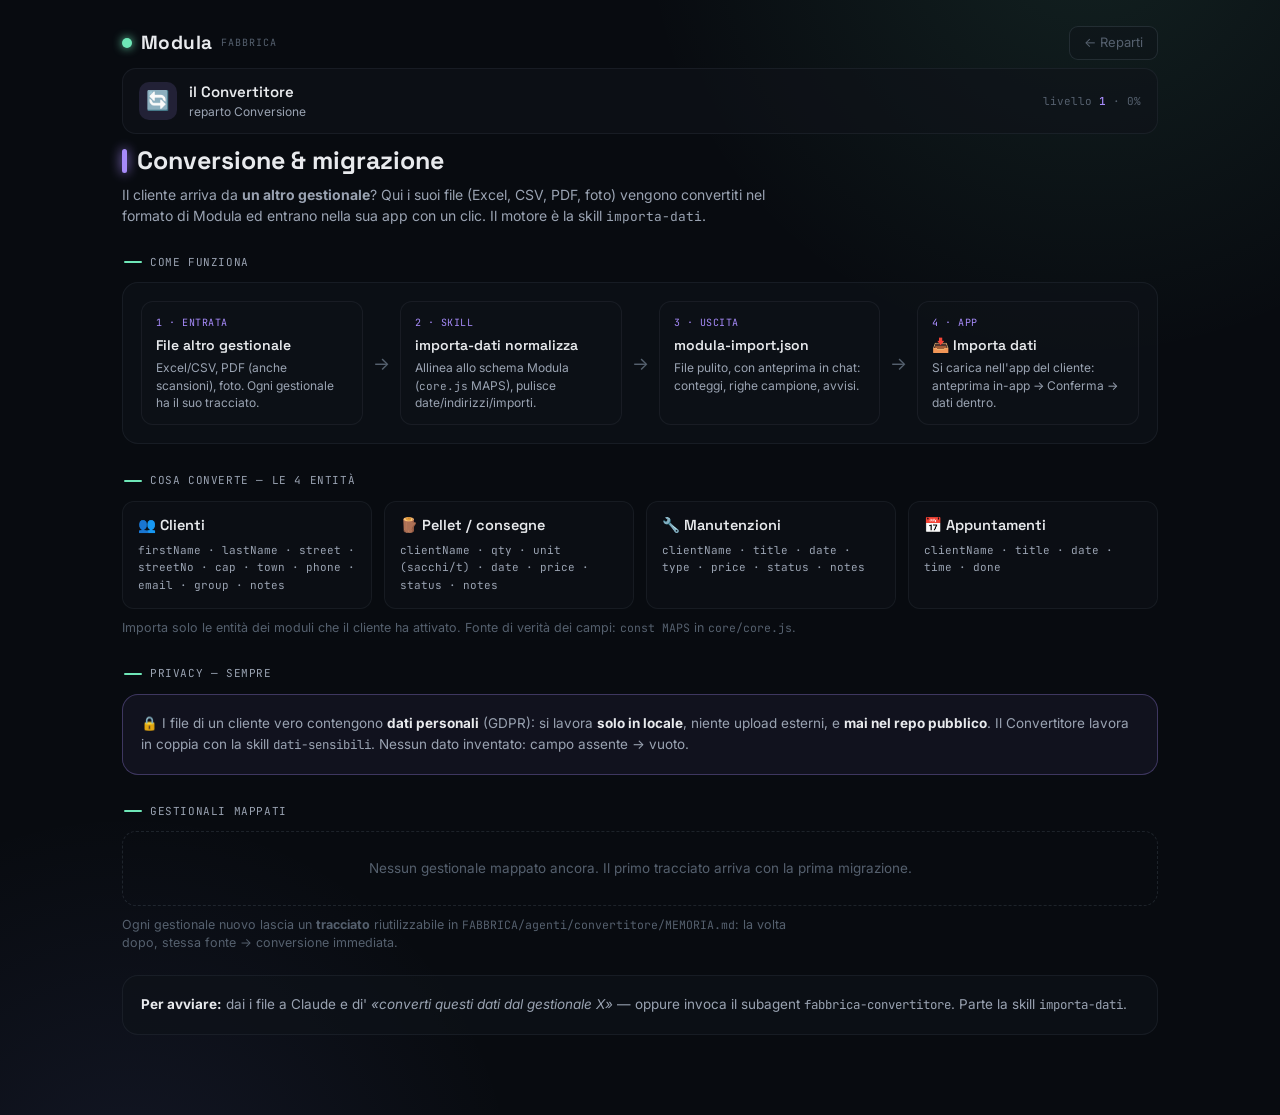
<file: FABBRICA/conversione.html>
<!DOCTYPE html>
<html lang="it">
<head>
<meta charset="UTF-8">
<meta name="viewport" content="width=device-width, initial-scale=1">
<title>Conversione — Fabbrica Modula</title>
<link rel="preconnect" href="https://fonts.googleapis.com">
<link href="https://fonts.googleapis.com/css2?family=Space+Grotesk:wght@400;500;600;700&family=Inter:wght@400;500;600&family=JetBrains+Mono:wght@400;500;600&display=swap" rel="stylesheet">
<link rel="stylesheet" href="./fabbrica.css">
<style>:root{--ac:#A78BFA}
.flow{display:flex;flex-wrap:wrap;align-items:stretch;gap:10px}
.fstep{flex:1;min-width:150px;background:rgba(15,19,25,.5);border:1px solid var(--line);border-radius:12px;padding:13px 14px}
.fstep .n{font-family:var(--mono);font-size:10px;color:var(--ac);letter-spacing:.5px}
.fstep .t{font-family:var(--disp);font-weight:600;font-size:14px;margin:5px 0 3px}
.fstep .d{font-size:12px;color:var(--t2);line-height:1.45}
.farr{display:flex;align-items:center;color:var(--t3);font-size:18px}
.cols2{display:grid;grid-template-columns:repeat(auto-fit,minmax(220px,1fr));gap:12px}
.ent{background:rgba(15,19,25,.5);border:1px solid var(--line);border-radius:12px;padding:13px 15px}
.ent .h{font-family:var(--disp);font-weight:600;font-size:14.5px;display:flex;align-items:center;gap:7px;margin-bottom:5px}
.ent .f{font-family:var(--mono);font-size:11px;color:var(--t2);line-height:1.6}
.gdpr{border-color:rgba(167,139,250,.3);background:rgba(167,139,250,.06)}
</style>
</head>
<body>
<div class="wrap">

  <header>
    <a class="brand" href="./index.html"><span class="dot"></span>Modula <span class="sub">FABBRICA</span></a>
    <a class="back" href="./index.html">← Reparti</a>
  </header>

  <div class="agbar" id="agbar">
    <div class="ic">🔄</div>
    <div><div class="nm">il Convertitore</div><div class="meta">reparto Conversione</div></div>
    <div class="lv" id="lv">livello <b>—</b></div>
  </div>

  <h1 class="h1"><span class="ac"></span>Conversione &amp; migrazione</h1>
  <p class="lead">Il cliente arriva da <b>un altro gestionale</b>? Qui i suoi file (Excel, CSV, PDF, foto) vengono convertiti nel formato di Modula ed entrano nella sua app con un clic. Il motore è la skill <code>importa-dati</code>.</p>

  <div class="sec">Come funziona</div>
  <div class="card"><div class="flow">
    <div class="fstep"><div class="n">1 · ENTRATA</div><div class="t">File altro gestionale</div><div class="d">Excel/CSV, PDF (anche scansioni), foto. Ogni gestionale ha il suo tracciato.</div></div>
    <div class="farr">→</div>
    <div class="fstep"><div class="n">2 · SKILL</div><div class="t">importa-dati normalizza</div><div class="d">Allinea allo schema Modula (<code>core.js</code> MAPS), pulisce date/indirizzi/importi.</div></div>
    <div class="farr">→</div>
    <div class="fstep"><div class="n">3 · USCITA</div><div class="t">modula-import.json</div><div class="d">File pulito, con anteprima in chat: conteggi, righe campione, avvisi.</div></div>
    <div class="farr">→</div>
    <div class="fstep"><div class="n">4 · APP</div><div class="t">📥 Importa dati</div><div class="d">Si carica nell'app del cliente: anteprima in-app → Conferma → dati dentro.</div></div>
  </div></div>

  <div class="sec">Cosa converte — le 4 entità</div>
  <div class="cols2">
    <div class="ent"><div class="h">👥 Clienti</div><div class="f">firstName · lastName · street · streetNo · cap · town · phone · email · group · notes</div></div>
    <div class="ent"><div class="h">🪵 Pellet / consegne</div><div class="f">clientName · qty · unit (sacchi/t) · date · price · status · notes</div></div>
    <div class="ent"><div class="h">🔧 Manutenzioni</div><div class="f">clientName · title · date · type · price · status · notes</div></div>
    <div class="ent"><div class="h">📅 Appuntamenti</div><div class="f">clientName · title · date · time · done</div></div>
  </div>
  <p class="lead" style="margin-top:10px;font-size:12.5px;color:var(--t3)">Importa solo le entità dei moduli che il cliente ha attivato. Fonte di verità dei campi: <code>const MAPS</code> in <code>core/core.js</code>.</p>

  <div class="sec">Privacy — sempre</div>
  <div class="card gdpr" style="font-size:13.5px;color:var(--t2);line-height:1.6">
    🔒 I file di un cliente vero contengono <b style="color:var(--t1)">dati personali</b> (GDPR): si lavora <b style="color:var(--t1)">solo in locale</b>, niente upload esterni, e <b style="color:var(--t1)">mai nel repo pubblico</b>. Il Convertitore lavora in coppia con la skill <code>dati-sensibili</code>. Nessun dato inventato: campo assente → vuoto.
  </div>

  <div class="sec">Gestionali mappati</div>
  <div class="list" id="tracciati"><div class="empty">Carico…</div></div>
  <p class="lead" style="margin-top:10px;font-size:12.5px;color:var(--t3)">Ogni gestionale nuovo lascia un <b>tracciato</b> riutilizzabile in <code>FABBRICA/agenti/convertitore/MEMORIA.md</code>: la volta dopo, stessa fonte → conversione immediata.</p>

  <div class="card" style="margin-top:16px;font-size:13.5px;color:var(--t2);line-height:1.6">
    <b style="color:var(--t1)">Per avviare:</b> dai i file a Claude e di' <i>«converti questi dati dal gestionale X»</i> — oppure invoca il subagent <code>fabbrica-convertitore</code>. Parte la skill <code>importa-dati</code>.
  </div>

</div>
<div id="toast"></div>

<script>
fetch('./agenti/convertitore/metriche.json').then(r=>r.json()).then(a=>{
  document.getElementById('lv').innerHTML=`livello <b>${a.livello}</b> · ${a.esperienza}%`;
  const n=(a.contatori&&a.contatori['gestionali mappati'])||0;
  document.getElementById('tracciati').innerHTML = n
    ? `<div class="item"><span class="ic">📑</span><div><div class="nm">${n} gestionali mappati</div><div class="ds">vedi i tracciati in MEMORIA.md</div></div></div>`
    : '<div class="empty">Nessun gestionale mappato ancora. Il primo tracciato arriva con la prima migrazione.</div>';
}).catch(()=>{ document.getElementById('tracciati').innerHTML='<div class="empty">Apri da un server locale o online per leggere le metriche.</div>'; });
</script>
</body>
</html>
</file>
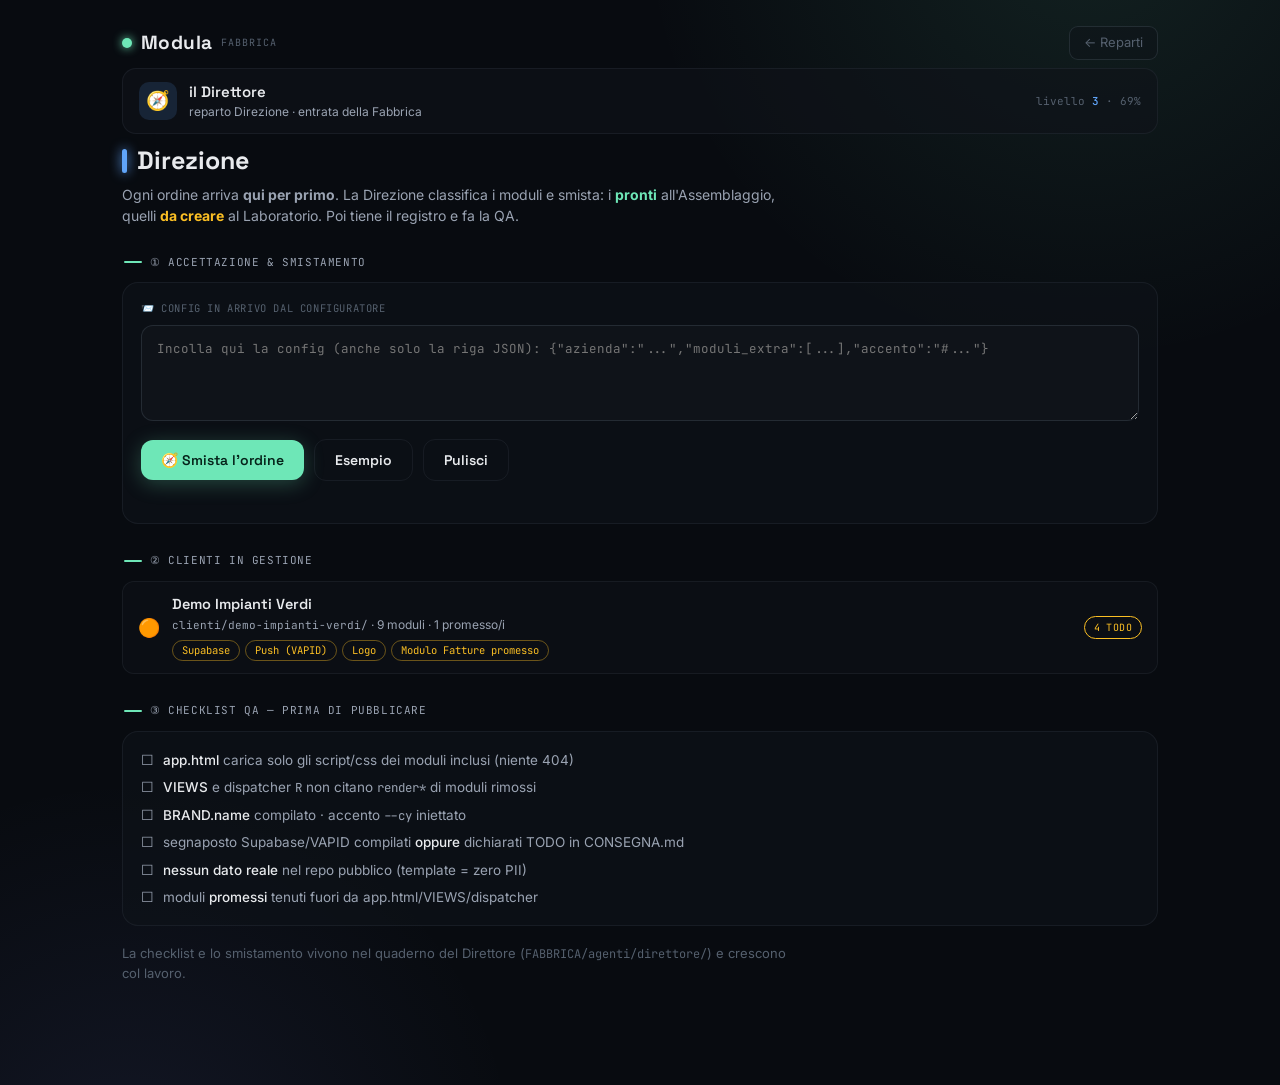
<file: FABBRICA/direzione.html>
<!DOCTYPE html>
<html lang="it">
<head>
<meta charset="UTF-8">
<meta name="viewport" content="width=device-width, initial-scale=1">
<title>Direzione — Fabbrica Modula</title>
<link rel="preconnect" href="https://fonts.googleapis.com">
<link href="https://fonts.googleapis.com/css2?family=Space+Grotesk:wght@400;500;600;700&family=Inter:wght@400;500;600&family=JetBrains+Mono:wght@400;500;600&display=swap" rel="stylesheet">
<link rel="stylesheet" href="./fabbrica.css">
<style>:root{--ac:#60A5FA}
.qa{display:flex;flex-direction:column;gap:7px;font-size:13.5px;color:var(--t2)}
.qa .i{display:flex;gap:9px}.qa .i b{color:var(--t1);font-weight:500}
.todos{display:flex;flex-wrap:wrap;gap:5px;margin-top:6px}
.todochip{font-family:var(--mono);font-size:10.5px;color:var(--amber);border:1px solid rgba(251,191,36,.4);border-radius:99px;padding:2px 9px}
textarea{width:100%;min-height:96px;background:var(--bg1);border:1.5px solid var(--line2);border-radius:12px;color:var(--t1);font-family:var(--mono);font-size:12.5px;line-height:1.6;padding:13px 15px;outline:none;resize:vertical;transition:border-color .2s}
textarea:focus{border-color:var(--blue);box-shadow:0 0 0 3px rgba(96,165,250,.12)}
.err{color:var(--coral);font-size:13px;font-family:var(--mono);margin-top:8px;min-height:16px}
#smista{display:none;margin-top:18px}#smista.show{display:block;animation:fade .3s ease}
@keyframes fade{from{opacity:0;transform:translateY(6px)}to{opacity:1}}
.lane{display:grid;grid-template-columns:1fr 1fr;gap:12px}
@media(max-width:640px){.lane{grid-template-columns:1fr}}
.route{border:1px solid var(--line);border-radius:12px;padding:13px 15px;background:rgba(15,19,25,.5)}
.route h4{margin:0 0 4px;font-family:var(--disp);font-weight:600;font-size:14.5px;display:flex;align-items:center;gap:7px}
.route .sub{font-size:11.5px;color:var(--t2);margin-bottom:7px}
.route.asm{border-left:3px solid #6EE7B7}.route.asm h4{color:#6EE7B7}
.route.lab{border-left:3px solid #FBBF24}.route.lab h4{color:#FBBF24}
.route.conv{border-left:3px solid #A78BFA}.route.conv h4{color:#A78BFA}
.route .mods{display:flex;flex-wrap:wrap;gap:5px}
.route .m{font-family:var(--mono);font-size:11px;padding:2px 8px;border-radius:7px;background:var(--bg2);color:var(--t2)}
.route .none{font-size:12px;color:var(--t3)}
.block{background:var(--bg1);border:1px solid var(--line);border-radius:12px;margin-bottom:10px;overflow:hidden}
.block .bh{display:flex;align-items:center;justify-content:space-between;padding:8px 13px;border-bottom:1px solid var(--line);background:var(--bg2)}
.block .bh .t{font-family:var(--mono);font-size:11px;color:var(--t2)}.block .bh .t b{font-weight:500}
.bh.asm .t b{color:#6EE7B7}.bh.lab .t b{color:#FBBF24}
.copy{font-family:var(--disp);font-weight:600;font-size:11.5px;padding:5px 12px;border-radius:8px;border:1px solid var(--line2);background:transparent;color:var(--t1);cursor:pointer;transition:.15s}
.copy:hover{border-color:var(--blue);color:var(--blue)}.copy.done{background:var(--blue);color:#04121f;border-color:var(--blue)}
pre{margin:0;padding:12px 14px;font-family:var(--mono);font-size:11.5px;line-height:1.6;color:var(--t1);overflow-x:auto;white-space:pre-wrap}
</style>
</head>
<body>
<div class="wrap">

  <header>
    <a class="brand" href="./index.html"><span class="dot"></span>Modula <span class="sub">FABBRICA</span></a>
    <a class="back" href="./index.html">← Reparti</a>
  </header>

  <div class="agbar" id="agbar">
    <div class="ic">🧭</div>
    <div><div class="nm">il Direttore</div><div class="meta">reparto Direzione · entrata della Fabbrica</div></div>
    <div class="lv" id="lv">livello <b>—</b></div>
  </div>

  <h1 class="h1"><span class="ac"></span>Direzione</h1>
  <p class="lead">Ogni ordine arriva <b>qui per primo</b>. La Direzione classifica i moduli e smista: i <b style="color:#6EE7B7">pronti</b> all'Assemblaggio, quelli <b style="color:#FBBF24">da creare</b> al Laboratorio. Poi tiene il registro e fa la QA.</p>

  <div class="sec">① Accettazione &amp; smistamento</div>
  <div class="card">
    <div class="lbl">📨 Config in arrivo dal configuratore</div>
    <textarea id="ord" spellcheck="false" placeholder='Incolla qui la config (anche solo la riga JSON): {"azienda":"...","moduli_extra":[...],"accento":"#..."}'></textarea>
    <div class="row">
      <button class="btn pri" onclick="smista()">🧭 Smista l'ordine</button>
      <button class="btn ghost" onclick="esempioOrd()">Esempio</button>
      <button class="btn ghost" onclick="document.getElementById('ord').value='';hideSmista()">Pulisci</button>
    </div>
    <div class="err" id="oerr"></div>
  </div>
  <div id="smista"></div>

  <div class="sec">② Clienti in gestione</div>
  <div class="list" id="lista"><div class="empty">Carico il registro…</div></div>

  <div class="sec">③ Checklist QA — prima di pubblicare</div>
  <div class="card"><div class="qa">
    <div class="i"><span>☐</span><span><b>app.html</b> carica solo gli script/css dei moduli inclusi (niente 404)</span></div>
    <div class="i"><span>☐</span><span><b>VIEWS</b> e dispatcher <code>R</code> non citano <code>render*</code> di moduli rimossi</span></div>
    <div class="i"><span>☐</span><span><b>BRAND.name</b> compilato · accento <code>--cy</code> iniettato</span></div>
    <div class="i"><span>☐</span><span>segnaposto Supabase/VAPID compilati <b>oppure</b> dichiarati TODO in CONSEGNA.md</span></div>
    <div class="i"><span>☐</span><span><b>nessun dato reale</b> nel repo pubblico (template = zero PII)</span></div>
    <div class="i"><span>☐</span><span>moduli <b>promessi</b> tenuti fuori da app.html/VIEWS/dispatcher</span></div>
  </div></div>

  <p class="lead" style="margin-top:18px;font-size:13px;color:var(--t3)">La checklist e lo smistamento vivono nel quaderno del Direttore (<code>FABBRICA/agenti/direttore/</code>) e crescono col lavoro.</p>

</div>
<div id="toast"></div>

<script src="./MANIFEST.js"></script>
<script src="../configuratore/catalogo.js"></script>
<script>
const $=s=>document.querySelector(s);
const esc=s=>String(s==null?'':s).replace(/[&<>"]/g,c=>({'&':'&amp;','<':'&lt;','>':'&gt;','"':'&quot;'}[c]));
const M=FABBRICA_MANIFEST;
const CAT=(typeof MODULI_BASE!=='undefined')?[...MODULI_BASE,...MODULI_EXTRA]:[];
const SET=(typeof SETTORI!=='undefined')?SETTORI:[];
const nm=id=>{const c=CAT.find(m=>m.id===id);if(c)return c.nome;const man=M.base[id]||M.extra[id];return man?man.view.label:id;};
const setNm=id=>{const s=SET.find(x=>x.id===id);return s?s.nome:(id||'—');};
const slugify=n=>(String(n||'').toLowerCase().replace(/[^a-z0-9]+/g,'-').replace(/^-|-$/g,'')||'la-tua-app');
function toast(m){const t=$('#toast');t.textContent=m;t.classList.add('show');clearTimeout(t._h);t._h=setTimeout(()=>t.classList.remove('show'),1900);}
function hideSmista(){$('#smista').classList.remove('show');$('#smista').innerHTML='';}

/* agbar livello */
fetch('./agenti/direttore/metriche.json').then(r=>r.json()).then(a=>{ $('#lv').innerHTML=`livello <b>${a.livello}</b> · ${a.esperienza}%`; }).catch(()=>{});

function esempioOrd(){
  $('#ord').value='{"azienda":"Bar Centrale","settore":"ristorazione","accento":"#F472B6","moduli_base":["hub","cal","notes","clients","emps"],"moduli_extra":["conti","prenota","fidelity"],"generato":"configuratore"}';
  smista();
}

function parseConfig(txt){
  const m=txt.match(/\{[\s\S]*\}/); if(!m) throw new Error('Nessun blocco JSON trovato nel testo.');
  let c; try{c=JSON.parse(m[0]);}catch(e){throw new Error('JSON non valido: '+e.message);}
  c.moduli_extra=Array.isArray(c.moduli_extra)?c.moduli_extra:[];
  c.azienda=c.azienda||'';
  c.accento=/^#?[0-9a-fA-F]{3,8}$/.test(String(c.accento||''))?(String(c.accento)[0]==='#'?c.accento:'#'+c.accento):'#5BA02C';
  return c;
}

function smista(){
  $('#oerr').textContent='';
  let c; try{c=parseConfig($('#ord').value);}catch(e){$('#oerr').textContent='⚠ '+e.message;hideSmista();return;}
  const slug=slugify(c.azienda);
  const pronti=c.moduli_extra.filter(id=>M.extra[id]);          // → Assemblaggio
  const daCreare=c.moduli_extra.filter(id=>M.inArrivo.includes(id)); // → Laboratorio
  const ignoti=c.moduli_extra.filter(id=>!M.extra[id]&&!M.inArrivo.includes(id));
  const baseIds=Object.keys(M.base);
  const split=daCreare.length>0;

  const jsonLine=JSON.stringify({azienda:c.azienda,settore:c.settore,accento:c.accento,moduli_base:baseIds,moduli_extra:c.moduli_extra,generato:'configuratore'});

  const promptAsm=
`[ORDINE → ASSEMBLAGGIO]  (agente: l'Assemblatore / subagent fabbrica-assemblatore)
Assembla l'app del cliente «${c.azienda||'(azienda)'}».
slug: ${slug} · settore: ${setNm(c.settore)} · accento: ${c.accento}
Moduli da montare ORA (pronti): base + ${pronti.length?pronti.join(', '):'(solo base)'}.${split?`
In attesa dal Laboratorio (aggiungerli all'app quando pronti): ${daCreare.join(', ')}.`:''}
Segui FABBRICA/RICETTA.md. Config:
${jsonLine}`;

  const promptLab=split?
`[ORDINE → LABORATORIO]  (Loris + agente: l'Inventore / subagent fabbrica-inventore)
Il cliente «${c.azienda||'(azienda)'}» (slug ${slug}) ha richiesto moduli NON ancora pronti: ${daCreare.join(', ')}.
Azione: Loris contatta l'azienda, raccoglie i requisiti del modulo, poi lo costruisce (anatomia in agenti/inventore/AGENTE.md).
Quando un modulo è pronto → promuovilo a stato 'pronto' (MANIFEST + catalogo) e avvisa la Direzione per aggiungerlo all'app di «${c.azienda||'(azienda)'}».`:'';

  const block=(cls,title,id,content)=>`<div class="block"><div class="bh ${cls}"><div class="t">${title}</div><button class="copy" onclick="cp(this,'${id}')">⧉ Copia prompt</button></div><pre id="${id}">${esc(content)}</pre></div>`;

  $('#smista').innerHTML=`
  <div class="card" style="margin-bottom:14px">
    <div style="font-family:var(--disp);font-weight:600;font-size:15px;margin-bottom:3px">${esc(c.azienda||'(azienda)')} <span style="color:var(--t3);font-weight:400">· ${esc(setNm(c.settore))} · </span><span style="color:${esc(c.accento)}">${esc(c.accento)}</span></div>
    <div style="font-size:12.5px;color:var(--t2)">${split?'🔀 Ordine <b style="color:var(--t1)">SPLIT</b>: una parte ad Assemblaggio, una al Laboratorio.':'➡️ Ordine <b style="color:var(--t1)">diretto</b>: tutti i moduli sono pronti → solo Assemblaggio.'}</div>
  </div>

  <div class="lane">
    <div class="route asm"><h4>🛠 → Assemblaggio</h4><div class="sub">monta subito (moduli pronti)</div>
      <div class="mods">${[...baseIds,...pronti].map(id=>`<span class="m">${esc(nm(id))}</span>`).join('')}</div></div>
    <div class="route lab"><h4>🧪 → Laboratorio</h4><div class="sub">${split?'da creare (Loris + Inventore)':'niente da creare'}</div>
      ${split?`<div class="mods">${daCreare.map(id=>`<span class="m">${esc(nm(id))}</span>`).join('')}</div>`:'<div class="none">tutti i moduli richiesti esistono già ✓</div>'}</div>
  </div>
  ${ignoti.length?`<div class="err" style="margin-top:8px">⚠ moduli non riconosciuti (ignorati): ${ignoti.join(', ')}</div>`:''}

  <div class="sec" style="margin:20px 2px 10px">Prompt pronti da inviare</div>
  ${block('asm','→ <b>ASSEMBLAGGIO</b>','pA',promptAsm)}
  ${split?block('lab','→ <b>LABORATORIO</b>','pL',promptLab):'<div style="font-size:12.5px;color:var(--t3);margin-bottom:10px">Nessun prompt per il Laboratorio: non ci sono moduli da creare.</div>'}

  <div class="route conv" style="margin-top:4px"><h4>🔄 Conversione (opzionale, dopo)</h4>
    <div class="sub">Se «${esc(c.azienda||'(azienda)')}» vuole portare i dati dal vecchio gestionale: raccoglie i suoi file → il Convertitore li trasforma in <code>modula-import.json</code> → si caricano nell'app (📥 Importa dati).</div>
  </div>

  <div style="font-size:12px;color:var(--t3);margin-top:12px">Dopo l'assemblaggio, registra il cliente qui sotto e fai la QA.</div>
  `;
  $('#smista').classList.add('show');
}

function cp(btn,id){
  const txt=document.getElementById(id).textContent;
  (navigator.clipboard?.writeText(txt)||Promise.reject()).then(()=>{
    btn.classList.add('done');btn.textContent='✓ Copiato';toast('Prompt copiato');
    setTimeout(()=>{btn.classList.remove('done');btn.textContent='⧉ Copia prompt';},1600);
  }).catch(()=>toast('Copia non riuscita'));
}

/* registro clienti */
fetch('../clienti/registro.json').then(r=>r.json()).then(reg=>{
  const cl=(reg&&reg.clienti)||[];
  const box=$('#lista');
  if(!cl.length){ box.innerHTML='<div class="empty">Nessun cliente ancora. La prima voce arriva quando l\'Assemblatore consegna un\'app e il Direttore la registra.</div>'; return; }
  box.innerHTML=cl.map(c=>{
    const todo=(c.todo_aperti||c.todo||[]);
    const nMod=((c.moduli_base||[]).length)+((c.moduli_extra||[]).length);
    const prom=(c.moduli_promessi||[]);
    const done=!todo.length;
    const short=t=>esc(String(t).split(/[:—]/)[0].trim());
    return `<div class="item">
      <span class="ic">${done?'🟢':'🟠'}</span>
      <div>
        <div class="nm">${esc(c.azienda||c.slug)}</div>
        <div class="ds"><code>clienti/${esc(c.slug)}/</code> · ${nMod} moduli${prom.length?` · ${prom.length} promesso/i`:''}</div>
        ${todo.length?`<div class="todos">${todo.map(t=>`<span class="todochip">${short(t)}</span>`).join('')}</div>`:''}
      </div>
      <div class="sp"></div>
      <span class="pill ${done?'ok':'todo'}">${done?'pronto':todo.length+' TODO'}</span>
    </div>`;
  }).join('');
}).catch(()=>{ $('#lista').innerHTML='<div class="empty">Apri la Fabbrica da un server locale o online per leggere il registro.</div>'; });
</script>
</body>
</html>
</file>
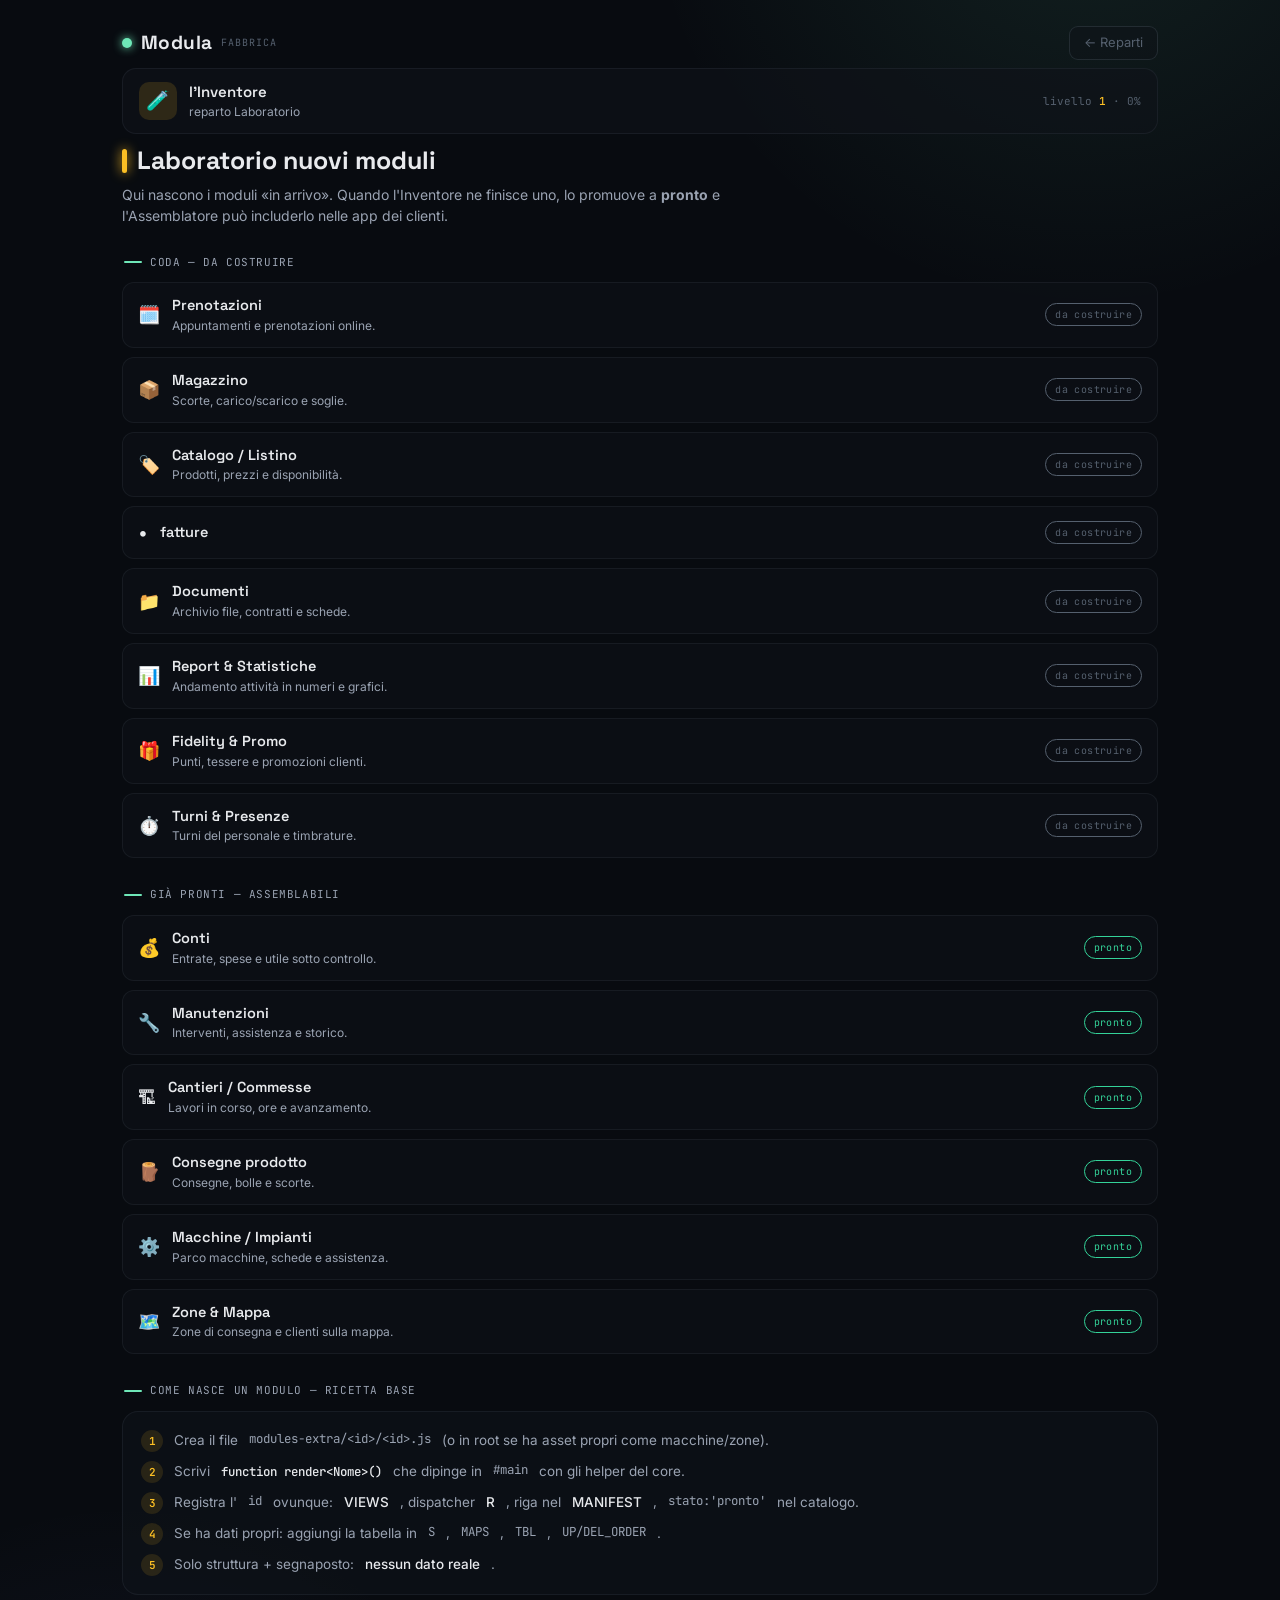
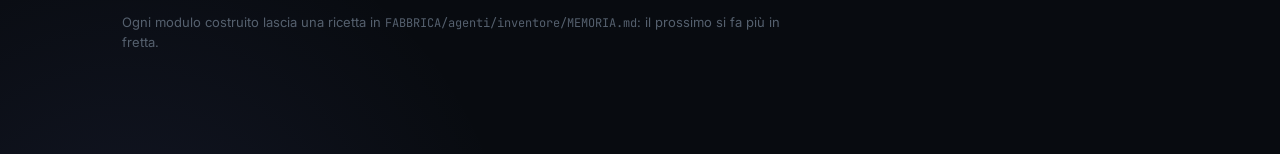
<file: FABBRICA/laboratorio.html>
<!DOCTYPE html>
<html lang="it">
<head>
<meta charset="UTF-8">
<meta name="viewport" content="width=device-width, initial-scale=1">
<title>Laboratorio — Fabbrica Modula</title>
<link rel="preconnect" href="https://fonts.googleapis.com">
<link href="https://fonts.googleapis.com/css2?family=Space+Grotesk:wght@400;500;600;700&family=Inter:wght@400;500;600&family=JetBrains+Mono:wght@400;500;600&display=swap" rel="stylesheet">
<link rel="stylesheet" href="./fabbrica.css">
<style>:root{--ac:#FBBF24}
.steps{counter-reset:s;display:flex;flex-direction:column;gap:9px;margin:0;padding:0;list-style:none}
.steps li{counter-increment:s;display:flex;gap:11px;font-size:13.5px;color:var(--t2);line-height:1.5}
.steps li::before{content:counter(s);flex:0 0 22px;height:22px;border-radius:50%;background:rgba(251,191,36,.12);color:var(--amber);font-family:var(--mono);font-size:11px;display:flex;align-items:center;justify-content:center;font-weight:600}
.steps li b{color:var(--t1);font-weight:500}
</style>
</head>
<body>
<div class="wrap">

  <header>
    <a class="brand" href="./index.html"><span class="dot"></span>Modula <span class="sub">FABBRICA</span></a>
    <a class="back" href="./index.html">← Reparti</a>
  </header>

  <div class="agbar" id="agbar">
    <div class="ic">🧪</div>
    <div><div class="nm">l'Inventore</div><div class="meta">reparto Laboratorio</div></div>
    <div class="lv" id="lv">livello <b>—</b></div>
  </div>

  <h1 class="h1"><span class="ac"></span>Laboratorio nuovi moduli</h1>
  <p class="lead">Qui nascono i moduli «in arrivo». Quando l'Inventore ne finisce uno, lo promuove a <b>pronto</b> e l'Assemblatore può includerlo nelle app dei clienti.</p>

  <div class="sec">Coda — da costruire</div>
  <div class="list" id="coda"><div class="empty">Carico la coda…</div></div>

  <div class="sec">Già pronti — assemblabili</div>
  <div class="list" id="pronti"></div>

  <div class="sec">Come nasce un modulo — ricetta base</div>
  <div class="card"><ol class="steps">
    <li>Crea il file <code>modules-extra/&lt;id&gt;/&lt;id&gt;.js</code> (o in root se ha asset propri come macchine/zone).</li>
    <li>Scrivi <b><code>function render&lt;Nome&gt;()</code></b> che dipinge in <code>#main</code> con gli helper del core.</li>
    <li>Registra l'<code>id</code> ovunque: <b>VIEWS</b>, dispatcher <b>R</b>, riga nel <b>MANIFEST</b>, <code>stato:'pronto'</code> nel catalogo.</li>
    <li>Se ha dati propri: aggiungi la tabella in <code>S</code>, <code>MAPS</code>, <code>TBL</code>, <code>UP/DEL_ORDER</code>.</li>
    <li>Solo struttura + segnaposto: <b>nessun dato reale</b>.</li>
  </ol></div>

  <p class="lead" style="margin-top:18px;font-size:13px;color:var(--t3)">Ogni modulo costruito lascia una ricetta in <code>FABBRICA/agenti/inventore/MEMORIA.md</code>: il prossimo si fa più in fretta.</p>

</div>
<div id="toast"></div>

<script src="./MANIFEST.js"></script>
<script src="../configuratore/catalogo.js"></script>
<script>
const esc=s=>String(s==null?'':s).replace(/[&<>"]/g,c=>({'&':'&amp;','<':'&lt;','>':'&gt;','"':'&quot;'}[c]));
const M=FABBRICA_MANIFEST;
const CAT=(typeof MODULI_BASE!=='undefined')?[...MODULI_BASE,...MODULI_EXTRA]:[];
const meta=id=>{const c=CAT.find(m=>m.id===id);const man=M.base[id]||M.extra[id];return{ic:(c&&c.ic)||(man&&man.view.ic)||'•',nome:(c&&c.nome)||(man&&man.view.label)||id,desc:(c&&c.desc)||''};};

fetch('./agenti/inventore/metriche.json').then(r=>r.json()).then(a=>{
  document.getElementById('lv').innerHTML=`livello <b>${a.livello}</b> · ${a.esperienza}%`;
}).catch(()=>{});

const row=(id,pill,cls)=>{const m=meta(id);return `<div class="item">
  <span class="ic">${m.ic}</span>
  <div><div class="nm">${esc(m.nome)}</div><div class="ds">${esc(m.desc)}</div></div>
  <div class="sp"></div><span class="pill ${cls}">${pill}</span></div>`;};

document.getElementById('coda').innerHTML = M.inArrivo.length
  ? M.inArrivo.map(id=>row(id,'da costruire','wait')).join('')
  : '<div class="empty">Coda vuota — tutti i moduli previsti sono pronti! 🎉</div>';

document.getElementById('pronti').innerHTML =
  Object.keys(M.extra).map(id=>row(id,'pronto','ok')).join('');
</script>
</body>
</html>
</file>
<file: configuratore/config.css>
/* ===== CONFIGURATORE — stile DARK premium v2 (coordinato landing) ===== */
:root{
  --bg0:#0B0A0C; --bg1:#131215; --bg2:#1B191E; --bg3:#252229;
  --line:rgba(255,255,255,.08); --line2:rgba(255,255,255,.15);
  --cy:#FF453A; --teal:#FF6B5C; --amber:#FBBF24; --coral:#FB7185;
  --t1:#F5F5F6; --t2:#A6A6AE; --t3:#6E6E78;
  --glow:0 0 26px rgba(255,69,58,.30);
  --grad:linear-gradient(135deg,#FF5A4D 0%,#FF1F1F 52%,#E11D2A 100%);
  --r:14px;
  --disp:'Space Grotesk',sans-serif; --body:'Inter',sans-serif; --mono:'JetBrains Mono',monospace;
}
*{box-sizing:border-box;margin:0;padding:0;-webkit-tap-highlight-color:transparent}
html,body{min-height:100%}
body{background:var(--bg0);color:var(--t1);font-family:var(--body);font-size:15px;line-height:1.5}

/* ===== KEYFRAMES ===== */
@keyframes float{0%,100%{transform:translateY(0) translateX(0)}40%{transform:translateY(-24px) translateX(10px)}70%{transform:translateY(12px) translateX(-8px)}}
@keyframes float-r{0%,100%{transform:translateY(0) translateX(0)}40%{transform:translateY(20px) translateX(-14px)}70%{transform:translateY(-10px) translateX(10px)}}
@keyframes pulse-dot{0%,100%{box-shadow:0 0 10px var(--cy)}50%{box-shadow:0 0 20px var(--cy),0 0 40px rgba(255,69,58,.3)}}
@keyframes shimmer{0%{transform:translateX(-100%)}100%{transform:translateX(100%)}}
@keyframes fade-in{from{opacity:0;transform:translateY(14px)}to{opacity:1;transform:none}}

/* ===== ORBS + GRID ===== */
.orbs{position:fixed;inset:0;pointer-events:none;z-index:0;overflow:hidden}
.orb{position:absolute;border-radius:50%;filter:blur(90px)}
.o1{width:640px;height:640px;background:radial-gradient(circle,rgba(255,69,58,.12) 0%,transparent 70%);top:-200px;right:-140px;animation:float 22s ease-in-out infinite}
.o2{width:560px;height:560px;background:radial-gradient(circle,rgba(255,107,92,.10) 0%,transparent 70%);bottom:-120px;left:-160px;animation:float-r 28s ease-in-out infinite}
.bg-grid{position:fixed;inset:0;pointer-events:none;z-index:0;background-image:radial-gradient(circle,rgba(255,255,255,.04) 1px,transparent 1px);background-size:34px 34px}

.wrap{max-width:880px;margin:0 auto;padding:22px 18px 60px;position:relative;z-index:1}

/* header + progress */
.top{display:flex;align-items:center;gap:10px;margin-bottom:8px}
.brand{font-family:var(--disp);font-weight:700;font-size:18px;letter-spacing:.4px;display:flex;align-items:center;gap:9px}
.brand .dot{width:10px;height:10px;border-radius:50%;background:var(--cy);animation:pulse-dot 2.4s ease-in-out infinite}
.brand .sub{font-family:var(--mono);font-size:10px;color:var(--t3);font-weight:400;letter-spacing:1px}
.back-landing{margin-left:auto;font-size:13px;color:var(--t3);text-decoration:none;padding:6px 14px;border:1px solid var(--line2);border-radius:9px;background:rgba(20,18,23,.5);backdrop-filter:blur(10px);transition:color .18s,border-color .18s,transform .12s}
.back-landing:hover{color:var(--cy);border-color:rgba(255,69,58,.4);transform:translateX(-2px)}
.steps{display:flex;gap:6px;margin:18px 0 22px;flex-wrap:wrap}
.steps .s{flex:1;min-width:60px;font-family:var(--mono);font-size:10.5px;color:var(--t3);text-align:center;padding-bottom:8px;border-bottom:2.5px solid var(--line);letter-spacing:.4px;transition:color .25s,border-color .25s}
.steps .s.on{color:var(--cy);border-color:var(--cy)}
.steps .s.done{color:var(--teal);border-color:var(--teal)}

#view{animation:fade-in .4s ease both}

.h1{font-family:var(--disp);font-weight:700;font-size:26px;letter-spacing:.2px;margin-bottom:6px;display:flex;align-items:center;gap:10px}
.h1 .accent{width:5px;height:26px;border-radius:3px;background:var(--cy);box-shadow:0 0 12px var(--cy)}
.lead{color:var(--t2);font-size:14.5px;margin-bottom:22px;max-width:560px}

/* card base */
.card{background:rgba(20,18,23,.65);backdrop-filter:blur(14px);border:1px solid var(--line);border-radius:var(--r);padding:18px}

/* input nome */
.bigfield{margin:6px 0 8px}
.bigfield label{display:block;font-family:var(--mono);font-size:10.5px;color:var(--t3);letter-spacing:.6px;margin-bottom:7px;text-transform:uppercase}
.bigfield input{width:100%;background:var(--bg2);border:1.5px solid var(--line2);border-radius:14px;color:var(--t1);
  font-family:var(--disp);font-weight:600;font-size:22px;padding:16px 18px;outline:none;transition:border-color .2s,box-shadow .2s}
.bigfield input:focus{border-color:var(--cy);box-shadow:var(--glow)}
.bigfield input::placeholder{color:var(--t3);font-weight:400}
.bigfield textarea{width:100%;background:var(--bg2);border:1.5px solid var(--line2);border-radius:14px;color:var(--t1);
  font-family:inherit;font-weight:500;font-size:15px;line-height:1.5;padding:14px 16px;outline:none;resize:vertical;min-height:96px;transition:border-color .2s,box-shadow .2s}
.bigfield textarea:focus{border-color:var(--cy);box-shadow:var(--glow)}
.bigfield textarea::placeholder{color:var(--t3);font-weight:400}

/* card richiesta modulo su misura */
.custom-mod{margin-top:14px;background:rgba(20,18,23,.6);border:1.5px dashed var(--line2);border-radius:16px;padding:16px 16px 14px}
.custom-mod .cm-h{display:flex;align-items:center;gap:9px;font-family:var(--disp);font-weight:600;font-size:16px;margin-bottom:3px}
.custom-mod .cm-h .ic{font-size:20px}
.custom-mod .cm-sub{font-size:12.5px;color:var(--t2);margin-bottom:12px;line-height:1.45}

/* griglia selezionabili (settori / moduli) */
.grid{display:grid;grid-template-columns:repeat(auto-fill,minmax(210px,1fr));gap:12px}
.tile{position:relative;background:rgba(20,18,23,.6);backdrop-filter:blur(10px);border:1.5px solid var(--line);border-radius:14px;padding:15px 15px 14px;cursor:pointer;transition:border-color .15s,box-shadow .2s,transform .12s,background .15s;text-align:left}
.tile:hover{border-color:var(--line2);background:rgba(22,28,36,.75);transform:translateY(-3px);box-shadow:0 12px 28px rgba(0,0,0,.28)}
.tile:active{transform:scale(.99)}
.tile .ic{font-size:26px;line-height:1;margin-bottom:9px;display:block}
.tile .nm{font-family:var(--disp);font-weight:600;font-size:15.5px;margin-bottom:3px}
.tile .ds{font-size:12.5px;color:var(--t2);line-height:1.45}
.tile.on{border-color:var(--cy);box-shadow:var(--glow);background:rgba(22,28,36,.8)}
.tile.on::after{content:'✓';position:absolute;top:11px;right:12px;width:22px;height:22px;border-radius:50%;background:var(--cy);color:#ffffff;font-size:13px;font-weight:700;display:flex;align-items:center;justify-content:center}
.tile.locked{cursor:default;border-style:dashed;opacity:.9}
.tile.locked:hover{transform:none;box-shadow:none}
.tile.locked::after{content:'incluso';position:absolute;top:11px;right:11px;font-family:var(--mono);font-size:9px;letter-spacing:.5px;color:var(--cy);border:1px solid var(--cy);border-radius:99px;padding:2px 7px;background:rgba(255,69,58,.08)}
.tile .tag{display:inline-block;font-family:var(--mono);font-size:9px;letter-spacing:.5px;color:var(--amber);border:1px solid var(--amber);border-radius:99px;padding:2px 7px;margin-top:9px;background:rgba(251,191,36,.08)}

.section-label{font-family:var(--mono);font-size:11px;color:var(--t2);letter-spacing:.6px;margin:26px 2px 12px;display:flex;align-items:center;gap:8px}
.section-label::before{content:'';width:18px;height:2px;border-radius:2px;background:var(--cy)}
.section-label.first{margin-top:6px}

/* footer nav */
.navbar{display:flex;gap:12px;margin-top:28px;align-items:center}
.navbar .sp{flex:1}
.btn{font-family:var(--disp);font-weight:600;font-size:14.5px;padding:13px 22px;border-radius:13px;border:1.5px solid var(--line2);background:var(--bg2);color:var(--t1);cursor:pointer;transition:transform .12s,box-shadow .2s,border-color .15s;position:relative;overflow:hidden}
.btn:active{transform:scale(.97)}
.btn:disabled{opacity:.4;pointer-events:none}
.btn.pri{background:var(--grad);color:#fff;border:none;font-weight:700;box-shadow:0 5px 24px rgba(255,69,58,.4)}
.btn.pri:hover{box-shadow:0 8px 32px rgba(255,69,58,.48);transform:translateY(-2px)}
.btn.pri::after{content:'';position:absolute;inset:0;background:linear-gradient(90deg,transparent,rgba(255,255,255,.2),transparent);transform:translateX(-100%)}
.btn.pri:hover::after{animation:shimmer .5s ease forwards}
.btn.ghost{background:transparent;border-color:var(--line)}
.count{font-family:var(--mono);font-size:12px;color:var(--t2)}

/* ===== ANTEPRIMA (mockup telefono) ===== */
.preview-row{display:flex;gap:26px;flex-wrap:wrap;align-items:flex-start}
.phone{width:300px;max-width:100%;margin:0 auto;flex-shrink:0;background:var(--bg0);border:9px solid #03060A;border-radius:38px;box-shadow:0 0 0 1px rgba(255,255,255,.05),0 24px 60px rgba(0,0,0,.6),0 0 60px rgba(255,69,58,.07);overflow:hidden;position:relative}
.phone .notch{position:absolute;top:0;left:50%;transform:translateX(-50%);width:120px;height:22px;background:#03060A;border-radius:0 0 16px 16px;z-index:3}
.ph-top{display:flex;align-items:center;gap:8px;padding:26px 14px 10px}
.ph-top .dot{width:8px;height:8px;border-radius:50%;background:var(--cy);box-shadow:0 0 8px var(--cy)}
.ph-top .nm{font-family:var(--disp);font-weight:700;font-size:14px}
.ph-top .sub{font-family:var(--mono);font-size:8px;color:var(--t3);letter-spacing:1px}
.ph-body{padding:6px 14px 14px;height:430px;overflow-y:auto;background:var(--bg0)}
.ph-title{font-family:var(--disp);font-weight:700;font-size:18px;margin:4px 0 12px;display:flex;align-items:center;gap:8px}
.ph-title .a{width:4px;height:18px;border-radius:2px;background:var(--cy);box-shadow:0 0 10px var(--cy)}
.ph-hub{background:var(--bg2);border:1px solid var(--line2);border-radius:14px;padding:11px;margin-bottom:11px}
.ph-hub .ph-hub-h{font-size:11px;color:var(--t3);font-family:var(--mono);margin-bottom:6px}
.ph-hub .ph-hub-in{font-size:12.5px;color:var(--t2)}
.ph-stats{display:grid;grid-template-columns:repeat(3,1fr);gap:6px;margin-bottom:11px}
.ph-stat{background:var(--bg2);border:1px solid var(--line);border-radius:10px;padding:8px 4px;text-align:center}
.ph-stat .n{font-weight:700;font-size:16px;color:var(--cy)}
.ph-stat .l{font-size:8.5px;color:var(--t2);margin-top:2px}
.ph-card{background:var(--bg2);border:1px solid var(--line);border-radius:12px;padding:10px 11px;margin-bottom:8px;display:flex;align-items:center;gap:10px}
.ph-card .ci{font-size:18px}
.ph-card .ct{font-size:12.5px;font-weight:600}
.ph-card .cs{font-size:10px;color:var(--t2);margin-top:1px}
.ph-nav{display:flex;justify-content:space-around;background:rgba(4,6,10,.96);border-top:1px solid var(--line);padding:8px 2px 12px}
.ph-nav .nb{display:flex;flex-direction:column;align-items:center;gap:3px;color:var(--t3);font-size:8.5px;font-weight:600;min-width:42px;cursor:pointer;transition:color .12s}
.ph-nav .nb .i{font-size:17px;line-height:1}
.ph-nav .nb.on{color:var(--cy)}
.ph-nav .nb:active{transform:scale(.94)}

.summary{flex:1;min-width:240px}
.summary h3{font-family:var(--disp);font-size:17px;margin-bottom:10px}
.summary .rowl{display:flex;align-items:flex-start;gap:8px;padding:7px 0;border-bottom:1px solid var(--line);font-size:13.5px}
.summary .rowl:last-child{border-bottom:none}
.summary .rowl .k{font-family:var(--mono);font-size:10px;color:var(--t3);width:78px;flex-shrink:0;padding-top:2px;letter-spacing:.5px}
.summary .chips{display:flex;flex-wrap:wrap;gap:6px}
.summary .chip{font-size:11.5px;font-family:var(--mono);background:var(--bg2);border:1px solid var(--line);border-radius:99px;padding:3px 9px;color:var(--t2)}
.summary .chip.b{border-color:var(--cy);color:var(--cy)}

.send-box{margin-top:22px;background:rgba(20,18,23,.65);backdrop-filter:blur(14px);border:1px solid var(--line2);border-radius:16px;padding:18px}
.send-box h3{font-family:var(--disp);font-size:18px;margin-bottom:4px}
.send-box p{font-size:13px;color:var(--t2);margin-bottom:14px}
.send-actions{display:flex;gap:10px;flex-wrap:wrap}
.send-actions .btn{flex:1;min-width:150px;text-align:center;display:inline-flex;align-items:center;justify-content:center;gap:8px}
.code{margin-top:14px;background:var(--bg0);border:1px dashed var(--line2);border-radius:10px;padding:11px 12px;font-family:var(--mono);font-size:11px;color:var(--t2);white-space:pre-wrap;word-break:break-word;max-height:120px;overflow:auto}
.toast{position:fixed;left:50%;bottom:26px;transform:translateX(-50%);background:var(--bg2);border:1px solid var(--cy);color:var(--t1);padding:11px 20px;border-radius:12px;font-size:13.5px;box-shadow:var(--glow);opacity:0;pointer-events:none;transition:opacity .25s;z-index:100}
.toast.show{opacity:1}

/* badge "in arrivo" sui moduli */
.tile .soon{display:inline-block;font-family:var(--mono);font-size:9px;letter-spacing:.5px;color:var(--t3);border:1px solid var(--line2);border-radius:99px;padding:2px 7px;margin-top:9px;margin-left:6px}
.tile.dim .ic{opacity:.6}

/* toggle dispositivo 📱/💻 */
.device-toggle{display:inline-flex;gap:4px;background:rgba(20,18,23,.7);backdrop-filter:blur(10px);border:1px solid var(--line);border-radius:99px;padding:4px;margin-bottom:18px}
.device-toggle button{font-family:var(--disp);font-weight:600;font-size:13px;padding:7px 16px;border-radius:99px;border:none;background:transparent;color:var(--t2);cursor:pointer;display:inline-flex;align-items:center;gap:7px;transition:background .15s,color .15s}
.device-toggle button.on{background:var(--bg3);color:var(--t1)}

.mock-wrap{display:flex;justify-content:center;margin-bottom:8px}

/* ===== COLOR PICKER (accento per-azienda) ===== */
.cpick{margin-top:2px}
.cpick-h{font-family:var(--mono);font-size:10.5px;color:var(--t3);letter-spacing:.6px;margin-bottom:9px;text-transform:uppercase;display:flex;align-items:center;gap:9px;flex-wrap:wrap}
.cpick-hint{font-family:var(--body);font-size:11.5px;color:var(--cy);letter-spacing:0;text-transform:none}
.cpick-row{display:flex;flex-wrap:wrap;gap:8px;align-items:center}
.sw{width:30px;height:30px;border-radius:9px;border:none;background:var(--swc,var(--bg2));cursor:pointer;padding:0;position:relative;transition:transform .12s,box-shadow .15s}
.sw:hover{transform:scale(1.12)}
.sw.on{box-shadow:0 0 0 2px var(--bg1),0 0 0 4px var(--swc),0 0 14px var(--swc)}
.sw-custom{display:inline-flex;align-items:center;justify-content:center;background:var(--bg2);border:1.5px dashed var(--line2);overflow:hidden}
.sw-custom::after{content:'🎨';font-size:14px;pointer-events:none}
.sw-custom input{position:absolute;inset:0;width:100%;height:100%;opacity:0;border:none;padding:0;margin:0;cursor:pointer}

/* controlli anteprima (toggle dispositivo + colore) */
.preview-controls{display:flex;flex-wrap:wrap;gap:18px 28px;align-items:flex-start;justify-content:space-between;margin-bottom:14px}
.preview-controls .device-toggle{margin-bottom:0}

/* ===== MOCKUP PC ===== */
.pc{width:100%;max-width:780px;border:1px solid var(--line2);border-radius:14px;overflow:hidden;box-shadow:0 24px 60px rgba(0,0,0,.55),0 0 60px rgba(255,69,58,.05);background:var(--bg0)}
.pc-bar{display:flex;align-items:center;gap:7px;padding:10px 14px;background:#03060A;border-bottom:1px solid #000}
.pc-bar .b{width:11px;height:11px;border-radius:50%;background:#333A44}
.pc-bar .b.r{background:#FF5F57}.pc-bar .b.y{background:#FEBC2E}.pc-bar .b.g{background:#28C840}
.pc-bar .url{flex:1;margin-left:10px;background:#11151C;border-radius:7px;padding:5px 12px;font-family:var(--mono);font-size:10.5px;color:#6B7480}
.pc-app{display:flex;min-height:440px;background:var(--bg0)}
.pc-side{width:200px;flex-shrink:0;border-right:1px solid var(--line);padding:16px 12px;background:var(--bg1)}
.pc-brand{font-family:var(--disp);font-weight:700;font-size:15px;display:flex;align-items:center;gap:8px;margin-bottom:3px}
.pc-brand .dot{width:9px;height:9px;border-radius:50%;background:var(--cy);box-shadow:0 0 8px var(--cy)}
.pc-brand-sub{font-family:var(--mono);font-size:8px;color:var(--t3);letter-spacing:1px;margin-bottom:16px}
.pc-ni{display:flex;align-items:center;gap:10px;padding:8px 11px;border-radius:9px;color:var(--t2);cursor:pointer;font-size:13px;font-weight:500;margin-bottom:2px;transition:background .12s,color .12s}
.pc-ni:hover{background:var(--bg2)}
.pc-ni.on{background:var(--bg2);color:var(--t1);box-shadow:var(--glow)}
.pc-ni .i{width:18px;text-align:center}
.pc-main{flex:1;padding:20px 24px;overflow-y:auto;max-height:520px;min-width:0;background:var(--bg0)}
.pc-main .ph-title{font-size:21px}

@media(max-width:560px){
  .h1{font-size:22px}
  .bigfield input{font-size:19px}
  .phone{width:280px}
  .pc-side{width:128px;padding:12px 8px}
  .pc-ni{font-size:11px;padding:7px 8px;gap:7px}
  .pc-main{padding:14px}
}
</file>
<file: FABBRICA/fabbrica.css>
/* ===== FABBRICA — design system condiviso (dark premium, coerente col configuratore) ===== */
:root{
  --bg0:#080B10; --bg1:#0F1319; --bg2:#161C24; --bg3:#1C232E;
  --line:rgba(180,200,220,.07); --line2:rgba(180,200,220,.13);
  --t1:#E8EAED; --t2:#9AA3B2; --t3:#55606E;
  --cy:#6EE7B7; --teal:#34D399; --amber:#FBBF24; --coral:#F87171; --indigo:#818CF8; --blue:#60A5FA;
  --disp:'Space Grotesk',sans-serif; --body:'Inter',sans-serif; --mono:'JetBrains Mono',monospace;
  --r:16px; --glow:0 0 0 1px var(--cy),0 0 22px rgba(110,231,183,.18);
}
*{box-sizing:border-box}
body{margin:0;background:var(--bg0);color:var(--t1);font-family:var(--body);font-size:15px;line-height:1.5;
  background-image:radial-gradient(circle 640px at 85% -8%,rgba(110,231,183,.10),transparent 70%),radial-gradient(circle 560px at 10% 108%,rgba(129,140,248,.09),transparent 70%)}
.wrap{max-width:1080px;margin:0 auto;padding:26px 22px 80px}
code{font-family:var(--mono);font-size:.92em}
a{color:inherit}

/* header */
header{display:flex;align-items:center;gap:11px;margin-bottom:8px}
.brand{font-family:var(--disp);font-weight:700;font-size:19px;letter-spacing:.4px;display:flex;align-items:center;gap:9px;text-decoration:none;color:var(--t1)}
.brand .dot{width:10px;height:10px;border-radius:50%;background:var(--cy);box-shadow:0 0 10px var(--cy);animation:pulse 2.4s ease-in-out infinite}
.brand .sub{font-family:var(--mono);font-size:10px;color:var(--t3);font-weight:400;letter-spacing:1px}
.back{margin-left:auto;font-size:13px;color:var(--t3);text-decoration:none;padding:6px 14px;border:1px solid var(--line2);border-radius:9px;background:rgba(15,19,25,.5);transition:.18s}
.back:hover{color:var(--t1);border-color:var(--cy)}
@keyframes pulse{0%,100%{opacity:1}50%{opacity:.45}}

.lead{color:var(--t2);font-size:14px;margin:0 0 22px;max-width:680px}
.h1{font-family:var(--disp);font-weight:700;font-size:25px;margin:0 0 4px;display:flex;align-items:center;gap:10px}
.h1 .ac{width:5px;height:24px;border-radius:3px;background:var(--ac,var(--cy));box-shadow:0 0 12px var(--ac,var(--cy))}

/* card + label */
.card{background:rgba(15,19,25,.65);border:1px solid var(--line);border-radius:var(--r);padding:18px}
.lbl{font-family:var(--mono);font-size:10.5px;color:var(--t3);letter-spacing:.6px;margin-bottom:8px;text-transform:uppercase;display:flex;align-items:center;gap:8px}
.sec{font-family:var(--mono);font-size:11px;color:var(--t2);letter-spacing:.6px;margin:28px 2px 12px;display:flex;align-items:center;gap:8px;text-transform:uppercase}
.sec::before{content:'';width:18px;height:2px;border-radius:2px;background:var(--cy)}

/* buttons */
.btn{font-family:var(--disp);font-weight:600;font-size:14px;padding:11px 20px;border-radius:12px;border:1.5px solid var(--line2);background:var(--bg2);color:var(--t1);cursor:pointer;transition:transform .12s,border-color .15s;text-decoration:none;display:inline-flex;align-items:center;gap:7px}
.btn:hover{transform:translateY(-1px);border-color:var(--line2)}
.btn.pri{background:var(--cy);color:#06231A;border:none;box-shadow:0 4px 20px rgba(110,231,183,.26)}
.btn.ghost{background:transparent;border-color:var(--line)}
.row{display:flex;gap:10px;flex-wrap:wrap;margin-top:12px;align-items:center}

/* ===== HUB: reparti ===== */
.reparti{display:grid;grid-template-columns:repeat(auto-fit,minmax(280px,1fr));gap:16px;margin-top:8px}
.reparto{background:rgba(15,19,25,.65);border:1px solid var(--line);border-radius:var(--r);padding:20px;display:flex;flex-direction:column;transition:.18s;text-decoration:none;color:var(--t1)}
.reparto:hover{transform:translateY(-3px);border-color:color-mix(in srgb,var(--rc) 45%,transparent);box-shadow:0 14px 34px rgba(0,0,0,.32)}
.rep-head{display:flex;align-items:center;gap:11px;margin-bottom:6px}
.rep-ic{width:42px;height:42px;border-radius:11px;display:flex;align-items:center;justify-content:center;font-size:22px;background:color-mix(in srgb,var(--rc) 14%,transparent);color:var(--rc)}
.rep-name{font-family:var(--disp);font-weight:700;font-size:19px}
.rep-agent{font-size:12.5px;color:var(--t2)}
.rep-agent b{color:var(--t1);font-weight:600}
.rep-job{font-size:13px;color:var(--t2);line-height:1.5;margin:10px 0 14px;flex:1}
.lvl-row{display:flex;align-items:center;justify-content:space-between;font-family:var(--mono);font-size:10.5px;color:var(--t3);letter-spacing:.4px}
.lvl-num{color:var(--rc)}
.bar{height:7px;background:var(--bg2);border-radius:99px;margin:5px 0 9px;overflow:hidden}
.bar-fill{height:100%;background:var(--rc);border-radius:99px;transition:width .6s ease}
.stats{font-size:12px;color:var(--t2)}
.lesson{font-size:11.5px;color:var(--t2);border-top:1px solid var(--line);margin-top:11px;padding-top:9px;display:flex;gap:6px}
.lesson .ic{color:var(--rc)}
.enter{margin-top:13px;font-family:var(--disp);font-weight:600;font-size:13px;color:var(--rc);display:flex;align-items:center;gap:6px}

/* loop strip */
.loop{margin-top:18px;background:var(--bg1);border:1px solid var(--line);border-radius:var(--r);padding:15px 18px}
.loop .lt{font-family:var(--mono);font-size:10.5px;color:var(--t3);letter-spacing:.6px;text-transform:uppercase;margin-bottom:11px}
.loop .steps{display:flex;flex-wrap:wrap;align-items:center;gap:10px;font-size:13px;color:var(--t2)}
.loop .steps b{color:var(--t1);font-weight:500}
.loop .ar{color:var(--t3)}

/* agente header (nelle pagine reparto) */
.agbar{display:flex;align-items:center;gap:12px;background:rgba(15,19,25,.6);border:1px solid var(--line);border-radius:14px;padding:12px 16px;margin-bottom:8px}
.agbar .ic{width:38px;height:38px;border-radius:10px;display:flex;align-items:center;justify-content:center;font-size:19px;background:color-mix(in srgb,var(--ac,var(--cy)) 14%,transparent);color:var(--ac,var(--cy))}
.agbar .nm{font-family:var(--disp);font-weight:600;font-size:15px}
.agbar .meta{font-size:12px;color:var(--t2)}
.agbar .lv{margin-left:auto;text-align:right;font-family:var(--mono);font-size:11px;color:var(--t3)}
.agbar .lv b{color:var(--ac,var(--cy));font-weight:500}

/* lists / tables (direzione, laboratorio) */
.list{display:flex;flex-direction:column;gap:9px}
.item{display:flex;align-items:center;gap:12px;background:rgba(15,19,25,.5);border:1px solid var(--line);border-radius:12px;padding:12px 15px}
.item .ic{font-size:18px}
.item .nm{font-family:var(--disp);font-weight:600;font-size:14.5px}
.item .ds{font-size:12px;color:var(--t2)}
.item .sp{flex:1}
.pill{font-family:var(--mono);font-size:10px;letter-spacing:.4px;padding:3px 9px;border-radius:99px;border:1px solid currentColor}
.pill.ok{color:var(--teal)} .pill.todo{color:var(--amber)} .pill.wait{color:var(--t3)}
.empty{color:var(--t3);font-size:13.5px;text-align:center;padding:26px;border:1px dashed var(--line2);border-radius:14px}

#toast{position:fixed;left:50%;bottom:26px;transform:translateX(-50%) translateY(20px);background:var(--bg3);border:1px solid var(--line2);color:var(--t1);font-size:13px;padding:11px 20px;border-radius:12px;opacity:0;transition:.25s;pointer-events:none;box-shadow:0 10px 30px rgba(0,0,0,.5)}
#toast.show{opacity:1;transform:translateX(-50%) translateY(0)}
</file>
<file: landing/landing.css>
/* ===== LANDING — dark premium v2 ===== */
:root{
  --bg0:#0B0A0C; --bg1:#131215; --bg2:#1B191E; --bg3:#252229;
  --line:rgba(255,255,255,.08); --line2:rgba(255,255,255,.15);
  --cy:#FF453A; --teal:#FF6B5C; --fuchsia:#E11D48; --amber:#FBBF24; --coral:#FB7185;
  --t1:#F5F5F6; --t2:#A6A6AE; --t3:#6E6E78;
  --glow:0 0 44px rgba(255,69,58,.32);
  --glow2:0 0 44px rgba(255,107,92,.22);
  --grad:linear-gradient(135deg,#FF5A4D 0%,#FF1F1F 52%,#E11D2A 100%);
  --disp:'Space Grotesk',sans-serif; --body:'Inter',sans-serif; --mono:'JetBrains Mono',monospace;
}
*{box-sizing:border-box;margin:0;padding:0;-webkit-tap-highlight-color:transparent}
html{scroll-behavior:smooth}
body{background:var(--bg0);color:var(--t1);font-family:var(--body);font-size:16px;line-height:1.6;overflow-x:hidden}
a{color:inherit;text-decoration:none}
.wrap{max-width:1080px;margin:0 auto;padding:0 22px}

/* ===== KEYFRAMES ===== */
@keyframes float{0%,100%{transform:translateY(0) translateX(0)}40%{transform:translateY(-24px) translateX(10px)}70%{transform:translateY(12px) translateX(-8px)}}
@keyframes float-r{0%,100%{transform:translateY(0) translateX(0)}40%{transform:translateY(20px) translateX(-14px)}70%{transform:translateY(-10px) translateX(10px)}}
@keyframes float-card{0%,100%{transform:translateY(0)}50%{transform:translateY(-9px)}}
@keyframes grad-x{0%,100%{background-position:0% 50%}50%{background-position:100% 50%}}
@keyframes blink{0%,100%{opacity:1}50%{opacity:0}}
@keyframes pulse-dot{0%,100%{box-shadow:0 0 10px var(--cy)}50%{box-shadow:0 0 20px var(--cy),0 0 40px rgba(255,69,58,.3)}}
@keyframes shimmer{0%{transform:translateX(-100%)}100%{transform:translateX(100%)}}
@keyframes spin{to{transform:translateX(-50%) rotate(1turn)}}
@keyframes hue{to{filter:hue-rotate(360deg)}}

/* ===== ORBS / AURORA ===== */
.orbs{position:fixed;inset:0;pointer-events:none;z-index:0;overflow:hidden}
.orb{position:absolute;border-radius:50%;filter:blur(100px)}
.o1{width:780px;height:780px;background:radial-gradient(circle,rgba(255,69,58,.26) 0%,transparent 66%);top:-250px;right:-190px;animation:float 22s ease-in-out infinite}
.o2{width:640px;height:640px;background:radial-gradient(circle,rgba(255,255,255,.05) 0%,transparent 68%);bottom:30px;left:-200px;animation:float-r 26s ease-in-out infinite}
.o3{width:540px;height:540px;background:radial-gradient(circle,rgba(225,29,42,.20) 0%,transparent 70%);top:48%;right:-70px;animation:float 30s ease-in-out infinite reverse}
.o4{width:440px;height:440px;background:radial-gradient(circle,rgba(255,107,92,.14) 0%,transparent 72%);top:24%;left:24%;animation:float-r 34s ease-in-out infinite}
.orbs::before{content:'';position:absolute;top:-30%;left:50%;width:160vw;height:95vh;transform:translateX(-50%);background:conic-gradient(from 0deg at 50% 50%,transparent 0deg,rgba(255,69,58,.12) 65deg,transparent 135deg,rgba(255,255,255,.05) 205deg,transparent 270deg,rgba(225,29,42,.10) 330deg,transparent 360deg);filter:blur(55px);animation:spin 48s linear infinite}

/* ===== DOT GRID ===== */
.bg-grid{position:fixed;inset:0;pointer-events:none;z-index:0;background-image:radial-gradient(circle,rgba(255,255,255,.05) 1px,transparent 1px);background-size:32px 32px;-webkit-mask-image:radial-gradient(ellipse 85% 55% at 50% 0%,#000 25%,transparent 78%);mask-image:radial-gradient(ellipse 85% 55% at 50% 0%,#000 25%,transparent 78%)}

/* ===== LAYERING ===== */
header,section,footer{position:relative;z-index:1}
.nav{position:sticky;top:0;z-index:50;background:rgba(11,10,12,.72);backdrop-filter:blur(18px);border-bottom:1px solid var(--line)}

/* ===== SCROLL ANIMATIONS ===== */
.fade-up{opacity:0;transform:translateY(34px);transition:opacity .72s cubic-bezier(.16,1,.3,1),transform .72s cubic-bezier(.16,1,.3,1)}
.fade-up.vis{opacity:1;transform:none}

/* ===== UTILITIES ===== */
.eyebrow{font-family:var(--mono);font-size:11px;letter-spacing:2.5px;color:var(--cy);text-transform:uppercase;margin-bottom:14px}
.h2{font-family:var(--disp);font-weight:700;font-size:34px;line-height:1.15;letter-spacing:.2px;margin-bottom:14px}
.sub{color:var(--t2);font-size:17px;max-width:620px}
.section{padding:90px 0}
.center{text-align:center}.center .sub{margin:0 auto}

/* ===== NAV ===== */
.nav .row{display:flex;align-items:center;gap:18px;height:64px}
.logo{font-family:var(--disp);font-weight:700;font-size:19px;letter-spacing:.4px;display:flex;align-items:center;gap:9px}
.logo .dot{width:10px;height:10px;border-radius:50%;background:var(--cy);animation:pulse-dot 2.4s ease-in-out infinite}
.nav .links{display:flex;gap:26px;margin-left:18px}
.nav .links a{font-size:14px;color:var(--t2);transition:color .15s}
.nav .links a:hover{color:var(--t1)}
.nav .sp{flex:1}
@media(max-width:760px){.nav .links{display:none}}

/* ===== BUTTONS ===== */
.btn{font-family:var(--disp);font-weight:600;font-size:15px;padding:11px 20px;border-radius:12px;border:1.5px solid var(--line2);background:var(--bg2);color:var(--t1);cursor:pointer;display:inline-flex;align-items:center;gap:8px;transition:transform .12s,box-shadow .2s,border-color .15s;position:relative;overflow:hidden}
.btn:active{transform:scale(.97)}
.btn.pri{background:var(--grad);color:#fff;border:none;font-weight:700;box-shadow:0 6px 28px rgba(255,69,58,.45)}
.btn.pri:hover{box-shadow:0 10px 46px rgba(255,69,58,.65);transform:translateY(-2px)}
.btn.pri::after{content:'';position:absolute;inset:0;background:linear-gradient(90deg,transparent,rgba(255,255,255,.18),transparent);transform:translateX(-100%)}
.btn.pri:hover::after{animation:shimmer .5s ease forwards}
.btn.ghost{background:transparent;border-color:var(--line2)}
.btn.lg{font-size:17px;padding:15px 30px;border-radius:14px}

/* ===== HERO ===== */
.hero{display:grid;grid-template-columns:1.1fr .9fr;gap:40px;align-items:center;padding:80px 0 90px}
.hero-badge{display:inline-flex;align-items:center;gap:8px;font-family:var(--mono);font-size:11px;letter-spacing:1.5px;color:var(--cy);background:rgba(255,69,58,.07);border:1px solid rgba(255,69,58,.22);border-radius:99px;padding:6px 16px;margin-bottom:22px}
.hero h1{font-family:var(--disp);font-weight:700;font-size:54px;line-height:1.04;letter-spacing:-.6px;margin-bottom:18px}
.hero h1 .g{background:linear-gradient(90deg,#FF5A4D,#FF9D94,#FFFFFF,#FF5A4D);background-size:300% 100%;-webkit-background-clip:text;-webkit-text-fill-color:transparent;background-clip:text;animation:grad-x 6s ease infinite}
.hero p{color:var(--t2);font-size:19px;max-width:510px;margin-bottom:28px;line-height:1.65}
.hero .cta{display:flex;gap:14px;flex-wrap:wrap;align-items:center}
.hero .trust{margin-top:22px;font-size:13px;color:var(--t3);display:flex;gap:18px;flex-wrap:wrap}
.hero .trust b{color:var(--t2);font-weight:600}
@media(max-width:880px){.hero{grid-template-columns:1fr;text-align:center;padding:52px 0 56px}.hero h1{font-size:38px}.hero p{margin-left:auto;margin-right:auto}.hero .cta,.hero .trust,.hero .hero-stats{justify-content:center}}

/* ===== HERO STATS ===== */
.hero-stats{display:flex;align-items:center;gap:22px;margin-top:30px;padding:16px 22px;background:rgba(20,18,23,.55);backdrop-filter:blur(16px);border:1px solid var(--line2);border-radius:14px;width:fit-content}
.hs-item{text-align:center}
.hs-n{font-family:var(--disp);font-weight:700;font-size:22px;color:var(--t1);line-height:1}
.hs-l{font-size:11px;color:var(--t3);font-family:var(--mono);letter-spacing:.4px;margin-top:2px}
.hs-sep{width:1px;height:30px;background:var(--line2)}
@media(max-width:500px){.hs-sep{display:none}.hero-stats{gap:14px;padding:12px 16px}}

/* ===== HERO DEVICE + FLOAT CARDS ===== */
.hero-device{position:relative;display:flex;justify-content:center;align-items:center}
.float-card{position:absolute;display:flex;align-items:center;gap:10px;background:rgba(12,16,22,.88);backdrop-filter:blur(20px);border:1px solid var(--line2);border-radius:14px;padding:10px 16px;white-space:nowrap;z-index:2;box-shadow:0 14px 36px rgba(0,0,0,.45),inset 0 1px 0 rgba(255,255,255,.04)}
.float-card.fc1{top:20%;left:-12%;animation:float-card 5s ease-in-out infinite}
.float-card.fc2{bottom:16%;right:-10%;animation:float-card 7s ease-in-out infinite reverse}
.fc-dot{width:8px;height:8px;border-radius:50%;background:var(--cy);animation:pulse-dot 2s ease-in-out infinite;flex-shrink:0}
.fc-title{font-family:var(--disp);font-weight:600;font-size:13px;color:var(--t1)}
.fc-sub{font-size:11px;color:var(--t3);margin-top:1px}
@media(max-width:880px){.float-card{display:none}}

/* ===== MOCKUP telefono ===== */
.phone{width:300px;max-width:100%;margin:0 auto;background:var(--bg0);border:9px solid #03060A;border-radius:40px;box-shadow:0 0 0 1px rgba(255,255,255,.05),0 30px 80px rgba(0,0,0,.65),0 0 70px rgba(255,69,58,.07);overflow:hidden;position:relative}
.phone .notch{position:absolute;top:0;left:50%;transform:translateX(-50%);width:120px;height:22px;background:#03060A;border-radius:0 0 16px 16px;z-index:3}
.ph-top{display:flex;align-items:center;gap:8px;padding:26px 14px 10px}
.ph-top .dot{width:8px;height:8px;border-radius:50%;background:var(--cy);box-shadow:0 0 8px var(--cy)}
.ph-top .nm{font-family:var(--disp);font-weight:700;font-size:14px}
.ph-top .s{font-family:var(--mono);font-size:8px;color:var(--t3);letter-spacing:1px}
.ph-body{padding:6px 14px 14px}
.ph-title{font-family:var(--disp);font-weight:700;font-size:18px;margin:4px 0 12px;display:flex;align-items:center;gap:8px}
.ph-title .a{width:4px;height:18px;border-radius:2px;background:var(--cy);box-shadow:0 0 10px var(--cy)}
.ph-hub{background:var(--bg2);border:1px solid var(--line2);border-radius:14px;padding:11px;margin-bottom:11px}
.ph-hub .h{font-size:11px;color:var(--t3);font-family:var(--mono);margin-bottom:6px}
.ph-hub .i{font-size:12.5px;color:var(--t2)}
.ph-hub .i::after{content:'|';color:var(--cy);animation:blink .9s step-end infinite}
.ph-stats{display:grid;grid-template-columns:repeat(3,1fr);gap:6px;margin-bottom:11px}
.ph-stat{background:var(--bg2);border:1px solid var(--line);border-radius:10px;padding:8px 4px;text-align:center}
.ph-stat .n{font-weight:700;font-size:16px;color:var(--cy)}
.ph-stat .l{font-size:8.5px;color:var(--t2);margin-top:2px}
.ph-card{background:var(--bg2);border:1px solid var(--line);border-radius:12px;padding:10px 11px;margin-bottom:8px;display:flex;align-items:center;gap:10px}
.ph-card .ci{font-size:18px}
.ph-card .ct{font-size:12.5px;font-weight:600}
.ph-card .cs{font-size:10px;color:var(--t2);margin-top:1px}
.ph-nav{display:flex;justify-content:space-around;background:rgba(4,6,10,.96);border-top:1px solid var(--line);padding:8px 2px 12px}
.ph-nav .nb{display:flex;flex-direction:column;align-items:center;gap:3px;color:var(--t3);font-size:8.5px;font-weight:600;min-width:40px}
.ph-nav .nb .i{font-size:16px}
.ph-nav .nb.on{color:var(--cy)}

/* ===== STEPS ===== */
.steps{display:grid;grid-template-columns:repeat(4,1fr);gap:16px;margin-top:40px;position:relative}
.steps::before{content:'';position:absolute;top:42px;left:calc(12.5% + 20px);right:calc(12.5% + 20px);height:1px;background:linear-gradient(90deg,var(--cy),var(--teal),rgba(255,107,92,0));opacity:.25;z-index:0}
.step{background:rgba(20,18,23,.65);backdrop-filter:blur(14px);border:1px solid var(--line);border-radius:18px;padding:24px 20px;position:relative;z-index:1;transition:border-color .2s,transform .18s,box-shadow .2s}
.step:hover{border-color:rgba(255,69,58,.25);transform:translateY(-5px);box-shadow:0 20px 48px rgba(0,0,0,.3),0 0 0 1px rgba(255,69,58,.07)}
.step .num{font-family:var(--mono);font-size:11px;color:#ffffff;background:var(--cy);border-radius:99px;padding:3px 10px;display:inline-block;margin-bottom:18px;font-weight:700;letter-spacing:.5px}
.step .ic{font-size:30px;margin-bottom:12px;display:block}
.step h3{font-family:var(--disp);font-weight:600;font-size:17px;margin-bottom:7px}
.step p{font-size:14px;color:var(--t2)}
@media(max-width:880px){.steps{grid-template-columns:repeat(2,1fr)}.steps::before{display:none}}
@media(max-width:520px){.steps{grid-template-columns:1fr}}

/* ===== MECCANISMO ===== */
.mech{display:flex;align-items:center;justify-content:center;gap:18px;flex-wrap:wrap;margin-top:40px}
.mech .blk{background:rgba(20,18,23,.65);backdrop-filter:blur(14px);border:1px solid var(--line2);border-radius:18px;padding:22px 24px;text-align:center;min-width:190px;transition:transform .18s,box-shadow .2s,border-color .2s}
.mech .blk:hover{transform:translateY(-3px);box-shadow:0 16px 40px rgba(0,0,0,.25)}
.mech .blk.core{border-color:rgba(255,69,58,.3);box-shadow:var(--glow)}
.mech .blk .lab{font-family:var(--mono);font-size:10px;letter-spacing:1px;color:var(--t3);text-transform:uppercase;margin-bottom:12px}
.mech .blk .chips{display:flex;flex-wrap:wrap;gap:6px;justify-content:center;max-width:240px}
.mech .chip{font-size:12px;background:rgba(30,36,46,.8);border:1px solid var(--line);border-radius:99px;padding:5px 11px;color:var(--t2)}
.mech .chip.c{border-color:rgba(255,69,58,.35);color:var(--cy);background:rgba(255,69,58,.06)}
.mech .plus{font-size:26px;color:var(--t3);font-weight:300}
.mech .eq{font-size:26px;color:var(--cy);font-weight:300}

/* ===== MODULI grid ===== */
.mods{display:grid;grid-template-columns:repeat(auto-fill,minmax(180px,1fr));gap:14px;margin-top:36px}
.mod{background:rgba(20,18,23,.65);backdrop-filter:blur(10px);border:1px solid var(--line);border-radius:14px;padding:16px;transition:border-color .2s,transform .15s,box-shadow .2s}
.mod:hover{border-color:rgba(255,69,58,.2);transform:translateY(-3px);box-shadow:0 12px 28px rgba(0,0,0,.25)}
.mod .ic{font-size:24px;display:block;margin-bottom:9px}
.mod .nm{font-family:var(--disp);font-weight:600;font-size:15px;margin-bottom:3px;display:flex;align-items:center;gap:7px;flex-wrap:wrap}
.mod .ds{font-size:12.5px;color:var(--t2)}
.mod .base{font-family:var(--mono);font-size:8.5px;letter-spacing:.5px;color:var(--cy);border:1px solid rgba(255,69,58,.3);border-radius:99px;padding:1px 7px;background:rgba(255,69,58,.07)}
.mod .soon{font-family:var(--mono);font-size:8.5px;letter-spacing:.5px;color:var(--amber);border:1px solid rgba(251,191,36,.3);border-radius:99px;padding:1px 7px;background:rgba(251,191,36,.07)}

/* ===== NEWS ===== */
.news{display:grid;grid-template-columns:repeat(auto-fill,minmax(280px,1fr));gap:16px;margin-top:36px}
.ncard{background:rgba(20,18,23,.65);backdrop-filter:blur(12px);border:1px solid var(--line);border-radius:18px;padding:22px;display:flex;flex-direction:column;gap:9px;transition:border-color .2s,transform .18s,box-shadow .2s}
.ncard:hover{border-color:rgba(255,107,92,.25);transform:translateY(-4px);box-shadow:0 16px 40px rgba(0,0,0,.3),0 0 0 1px rgba(255,107,92,.06)}
.ncard .meta{display:flex;align-items:center;gap:10px;font-size:11px;font-family:var(--mono)}
.ncard .tag{padding:3px 9px;border-radius:99px;letter-spacing:.5px}
.ncard .tag.nuovo{color:var(--cy);border:1px solid rgba(255,69,58,.3);background:rgba(255,69,58,.07)}
.ncard .tag.funzione{color:var(--teal);border:1px solid rgba(255,107,92,.3);background:rgba(255,107,92,.07)}
.ncard .date{color:var(--t3)}
.ncard h3{font-family:var(--disp);font-weight:600;font-size:17px}
.ncard p{font-size:14px;color:var(--t2)}

/* ===== PREZZI ===== */
.plans{display:grid;grid-template-columns:repeat(3,1fr);gap:18px;margin-top:40px}
.plan{background:rgba(20,18,23,.65);backdrop-filter:blur(12px);border:1px solid var(--line);border-radius:18px;padding:26px 22px;display:flex;flex-direction:column}
.plan.hl{border-color:rgba(255,69,58,.3);box-shadow:var(--glow)}
.plan .badge{align-self:flex-start;font-family:var(--mono);font-size:10px;letter-spacing:1px;color:#ffffff;background:var(--cy);border-radius:99px;padding:3px 10px;margin-bottom:12px}
.plan .pn{font-family:var(--disp);font-weight:700;font-size:20px;margin-bottom:4px}
.plan .pd{font-size:13px;color:var(--t2);margin-bottom:18px;min-height:38px}
.plan .price{font-family:var(--disp);font-weight:700;font-size:36px;margin-bottom:2px}
.plan .price small{font-size:14px;color:var(--t3);font-weight:400}
.plan .per{font-size:12px;color:var(--t3);margin-bottom:18px}
.plan ul{list-style:none;display:flex;flex-direction:column;gap:9px;margin-bottom:22px;flex:1}
.plan li{font-size:14px;color:var(--t2);display:flex;gap:9px;align-items:flex-start}
.plan li::before{content:'✓';color:var(--cy);font-weight:700;flex-shrink:0}
.plan .btn{width:100%;justify-content:center}
@media(max-width:880px){.plans{grid-template-columns:1fr}}

/* ===== PREZZI v2 ===== */
.price-main{display:flex;align-items:stretch;justify-content:center;gap:14px;flex-wrap:wrap;margin-top:40px}
.pm-card{background:rgba(20,18,23,.65);backdrop-filter:blur(14px);border:1px solid var(--line2);border-radius:20px;padding:28px 26px;flex:1;min-width:200px;max-width:290px;transition:transform .18s,box-shadow .2s,border-color .2s}
.pm-card:hover{transform:translateY(-3px);box-shadow:0 16px 40px rgba(0,0,0,.25)}
.pm-card.pm-hl{border-color:rgba(255,69,58,.3);box-shadow:var(--glow)}
.pm-label{font-family:var(--mono);font-size:10px;letter-spacing:1.5px;color:var(--t3);text-transform:uppercase;margin-bottom:12px}
.pm-price{font-family:var(--disp);font-weight:700;font-size:42px;color:var(--t1);line-height:1;margin-bottom:6px}
.pm-price small{font-size:14px;color:var(--t3);font-weight:400}
.pm-price.pm-from{font-size:30px;line-height:1.2}
.pm-sub{font-size:11px;color:var(--cy);font-family:var(--mono);letter-spacing:.5px;margin-bottom:14px}
.pm-note{font-size:13px;color:var(--t2);line-height:1.55}
.pm-plus{font-size:28px;color:var(--t3);font-weight:300;display:flex;align-items:center;flex-shrink:0}

.tiers{display:grid;grid-template-columns:repeat(3,1fr);gap:14px;margin-top:16px}
.tier{background:rgba(20,18,23,.65);backdrop-filter:blur(12px);border:1px solid var(--line);border-radius:16px;padding:22px 20px;transition:border-color .2s,transform .15s}
.tier:hover{border-color:rgba(255,69,58,.18);transform:translateY(-2px)}
.tier-label{font-family:var(--mono);font-size:10px;letter-spacing:1px;color:var(--t3);text-transform:uppercase;margin-bottom:10px}
.tier-price{font-family:var(--disp);font-weight:700;font-size:24px;color:var(--cy);margin-bottom:10px;line-height:1}
.tier-price small{font-size:12px;color:var(--t3);font-weight:400}
.tier p{font-size:13px;color:var(--t2);line-height:1.55}

.custom-mod{margin-top:16px;background:rgba(20,18,23,.65);backdrop-filter:blur(14px);border:1px solid var(--line2);border-radius:18px;padding:30px 32px}
.custom-mod-inner{display:flex;align-items:center;justify-content:space-between;gap:28px;flex-wrap:wrap}
.cmt{font-family:var(--disp);font-weight:700;font-size:20px;color:var(--t1)}
.custom-price{display:flex;flex-direction:column;align-items:center;text-align:center;flex-shrink:0;gap:2px}
.custom-price span{font-size:11px;color:var(--t3);font-family:var(--mono);letter-spacing:.5px}
.custom-price strong{font-family:var(--disp);font-weight:700;font-size:50px;color:var(--cy);line-height:1.1}

@media(max-width:880px){.tiers{grid-template-columns:1fr 1fr}}
@media(max-width:600px){.price-main{flex-direction:column}.pm-card{max-width:none}.pm-plus{justify-content:center}.tiers{grid-template-columns:1fr}.custom-mod-inner{flex-direction:column}.custom-price{flex-direction:row;gap:8px;align-items:baseline}.custom-price strong{font-size:34px}}

/* ===== SCONTI ===== */
.discounts{display:grid;grid-template-columns:1fr 1fr;gap:14px}
.disc-card{background:rgba(20,18,23,.65);backdrop-filter:blur(12px);border:1px solid var(--line2);border-radius:16px;padding:22px 20px;display:flex;gap:14px;align-items:flex-start;transition:border-color .2s,transform .15s}
.disc-card:hover{border-color:rgba(255,69,58,.18);transform:translateY(-2px)}
.disc-ic{font-size:24px;flex-shrink:0;margin-top:2px}
.disc-name{font-family:var(--disp);font-weight:600;font-size:16px;color:var(--t1);margin-bottom:6px}
.disc-desc{font-size:13px;color:var(--t2);line-height:1.5;margin-bottom:10px}
.disc-rows{display:flex;flex-direction:column;gap:6px}
.disc-row{display:flex;justify-content:space-between;align-items:center;font-size:13px;color:var(--t2);gap:16px}
.disc-val{font-family:var(--disp);font-weight:700;color:var(--cy);font-size:15px;flex-shrink:0}
.disc-badge{display:inline-block;font-family:var(--mono);font-size:11px;letter-spacing:1px;color:#ffffff;background:var(--cy);border-radius:99px;padding:4px 12px;font-weight:700}
@media(max-width:600px){.discounts{grid-template-columns:1fr}}

/* ===== SERVIZI AGGIUNTIVI ===== */
.extras-hd{margin-top:40px;margin-bottom:14px}
.extras{display:grid;grid-template-columns:repeat(3,1fr);gap:14px}
.extra-card{background:rgba(20,18,23,.65);backdrop-filter:blur(12px);border:1px solid var(--line);border-radius:16px;padding:22px 20px;display:flex;flex-direction:column;gap:8px;transition:border-color .2s,transform .18s,box-shadow .2s}
.extra-card:hover{border-color:rgba(255,107,92,.25);transform:translateY(-4px);box-shadow:0 14px 36px rgba(0,0,0,.25)}
.extra-ic{font-size:28px}
.extra-name{font-family:var(--disp);font-weight:600;font-size:16px;color:var(--t1)}
.extra-desc{font-size:13px;color:var(--t2);line-height:1.55;flex:1}
.extra-desc em{color:var(--t1);font-style:normal}
.extra-price{font-family:var(--disp);font-weight:700;font-size:22px;color:var(--cy);margin-top:4px}
.extra-price small{font-size:12px;color:var(--t3);font-weight:400}
@media(max-width:680px){.extras{grid-template-columns:1fr}}

/* ===== COMPETITOR ===== */
.cmp{margin-top:36px;border:1px solid var(--line);border-radius:20px;overflow:hidden;background:rgba(20,18,23,.65);backdrop-filter:blur(14px)}
.cmp table{width:100%;border-collapse:collapse;font-size:14px}
.cmp th,.cmp td{padding:14px 18px;text-align:left;border-bottom:1px solid var(--line)}
.cmp thead th{font-family:var(--disp);font-weight:600;font-size:13px;background:rgba(10,14,20,.7)}
.cmp thead th.us{color:var(--cy)}
.cmp tbody td{color:var(--t2)}
.cmp tbody td.us{color:var(--t1);font-weight:600}
.cmp td.c{text-align:center;font-size:16px}
.cmp .yes{color:var(--cy)}.cmp .no{color:var(--coral)}.cmp .mid{color:var(--amber)}
.cmp tr:last-child td{border-bottom:none}
.cmp tbody tr{transition:background .15s}
.cmp tbody tr:hover td{background:rgba(255,69,58,.03)}
@media(max-width:680px){.cmp{overflow-x:auto}.cmp table{min-width:560px}}

/* ===== CTA FINALE ===== */
.final{margin:30px 0 0;position:relative;border:1px solid rgba(255,69,58,.18);border-radius:28px;padding:80px 36px;text-align:center;overflow:hidden;background:rgba(20,18,23,.7);backdrop-filter:blur(20px)}
.final::before{content:'';position:absolute;top:-120px;left:50%;transform:translateX(-50%);width:700px;height:400px;background:radial-gradient(ellipse,rgba(255,69,58,.12) 0%,transparent 65%);pointer-events:none}
.final::after{content:'';position:absolute;inset:0;background:linear-gradient(180deg,rgba(255,69,58,.04) 0%,transparent 40%,rgba(255,107,92,.03) 100%);pointer-events:none;border-radius:28px}
.final > *{position:relative;z-index:1}
.final h2{font-family:var(--disp);font-weight:700;font-size:38px;margin-bottom:14px}
.final p{color:var(--t2);font-size:17px;max-width:520px;margin:0 auto 28px}
.final .btn.lg{font-size:18px;padding:17px 34px}

/* ===== FOOTER ===== */
.footer{border-top:1px solid var(--line);margin-top:80px;padding:36px 0;color:var(--t3);font-size:13px;position:relative;z-index:1}
.footer .row{display:flex;gap:18px;flex-wrap:wrap;align-items:center}
.footer a{color:var(--t2);transition:color .15s}.footer a:hover{color:var(--t1)}.footer .sp{flex:1}
.note{font-family:var(--mono);font-size:11px;color:var(--t3);margin-top:14px}

@media(max-width:560px){.h2{font-size:27px}.section{padding:64px 0}.final{padding:54px 20px}.final h2{font-size:27px}}

/* =========================================================================
   ENHANCEMENTS v3 — esploratore moduli, price builder, personalizzazione
   ========================================================================= */
@keyframes pop-in{0%{opacity:0;transform:translateY(10px) scale(.98)}100%{opacity:1;transform:none}}
@keyframes ring{0%{box-shadow:0 0 0 0 rgba(255,69,58,.4)}100%{box-shadow:0 0 0 14px rgba(255,69,58,0)}}
@keyframes count-bounce{0%{transform:scale(1)}50%{transform:scale(1.12)}100%{transform:scale(1)}}

/* ----- ESPLORA I MODULI ----- */
.explorer{display:grid;grid-template-columns:300px 1fr;gap:18px;margin-top:40px;align-items:start}
.exp-list{display:flex;flex-direction:column;gap:7px;max-height:560px;overflow:auto;padding-right:4px}
.exp-list::-webkit-scrollbar{width:6px}.exp-list::-webkit-scrollbar-thumb{background:var(--line2);border-radius:99px}
.exp-item{display:flex;align-items:center;gap:11px;background:rgba(20,18,23,.6);border:1px solid var(--line);border-radius:13px;padding:12px 13px;cursor:pointer;transition:border-color .15s,background .15s,transform .12s;text-align:left;width:100%}
.exp-item:hover{border-color:var(--line2);transform:translateX(3px)}
.exp-item.on{border-color:rgba(255,69,58,.45);background:rgba(255,69,58,.06);box-shadow:var(--glow)}
.exp-item .ei-ic{font-size:21px;width:38px;height:38px;display:flex;align-items:center;justify-content:center;background:var(--bg2);border:1px solid var(--line2);border-radius:10px;flex-shrink:0}
.exp-item.on .ei-ic{background:rgba(255,69,58,.1);border-color:rgba(255,69,58,.3)}
.exp-item .ei-nm{font-family:var(--disp);font-weight:600;font-size:14.5px;color:var(--t1)}
.exp-item .ei-tag{font-family:var(--mono);font-size:9px;letter-spacing:.4px;color:var(--t3);margin-top:2px}
.exp-item.on .ei-tag{color:var(--cy)}
.exp-item .ei-px{margin-left:auto;font-family:var(--disp);font-weight:700;font-size:13px;color:var(--t2);flex-shrink:0}
.exp-item .ei-px.base{color:var(--cy);font-size:10px;font-family:var(--mono)}

.exp-detail{background:rgba(20,18,23,.7);backdrop-filter:blur(16px);border:1px solid var(--line2);border-radius:22px;padding:30px 32px;min-height:520px;display:grid;grid-template-columns:1fr 280px;gap:30px;align-items:start}
.exp-detail.show .exp-info,.exp-detail.show .exp-phone{animation:pop-in .45s cubic-bezier(.16,1,.3,1) both}
.exp-info .ed-ic{font-size:42px;margin-bottom:14px;display:block}
.exp-info .ed-nm{font-family:var(--disp);font-weight:700;font-size:26px;margin-bottom:4px;display:flex;align-items:center;gap:12px;flex-wrap:wrap}
.exp-info .ed-px{font-family:var(--mono);font-size:11px;letter-spacing:.5px;color:#ffffff;background:var(--cy);border-radius:99px;padding:3px 11px;font-weight:700}
.exp-info .ed-px.base{background:transparent;color:var(--cy);border:1px solid rgba(255,69,58,.4)}
.exp-info .ed-px.soon{background:transparent;color:var(--amber);border:1px solid rgba(251,191,36,.4)}
.exp-info .ed-pitch{font-size:16px;color:var(--t2);line-height:1.6;margin-bottom:22px;max-width:440px}
.exp-funcs{display:flex;flex-direction:column;gap:12px}
.exp-func{display:flex;gap:12px;align-items:flex-start;font-size:14.5px;color:var(--t1);line-height:1.5;opacity:0;transform:translateX(-8px);animation:pop-in .4s ease forwards}
.exp-func .efk{width:22px;height:22px;border-radius:7px;background:rgba(255,69,58,.1);border:1px solid rgba(255,69,58,.3);color:var(--cy);font-size:12px;display:flex;align-items:center;justify-content:center;flex-shrink:0;margin-top:1px}
.exp-phone{align-self:center}
@media(max-width:980px){.explorer{grid-template-columns:1fr}.exp-list{flex-direction:row;overflow-x:auto;max-height:none;padding-bottom:6px}.exp-item{min-width:210px}.exp-detail{grid-template-columns:1fr;min-height:0}.exp-phone{display:none}}

/* ----- PRICE BUILDER ----- */
.builder{display:grid;grid-template-columns:1fr 320px;gap:22px;margin-top:40px;align-items:stretch}
.bld-pick{background:rgba(20,18,23,.6);border:1px solid var(--line);border-radius:20px;padding:24px}
.bld-h{font-family:var(--mono);font-size:10px;letter-spacing:1.5px;color:var(--t3);text-transform:uppercase;margin:0 0 14px}
.bld-grid{display:grid;grid-template-columns:1fr 1fr;gap:9px}
.bld-mod{display:flex;align-items:center;gap:10px;background:var(--bg1);border:1px solid var(--line);border-radius:12px;padding:11px 12px;cursor:pointer;transition:border-color .15s,background .15s;user-select:none}
.bld-mod:hover{border-color:var(--line2)}
.bld-mod.on{border-color:rgba(255,69,58,.45);background:rgba(255,69,58,.07)}
.bld-mod.lock{opacity:.85;cursor:default}
.bld-mod .bm-ic{font-size:18px}
.bld-mod .bm-nm{font-size:13px;font-weight:600;color:var(--t1);line-height:1.15}
.bld-mod .bm-px{margin-left:auto;font-family:var(--disp);font-weight:700;font-size:12px;color:var(--t3)}
.bld-mod.on .bm-px{color:var(--cy)}
.bld-mod .bm-px.inc{font-size:9px;font-family:var(--mono);color:var(--cy)}
.bld-mod .bm-check{width:18px;height:18px;border-radius:6px;border:1.5px solid var(--line2);flex-shrink:0;display:flex;align-items:center;justify-content:center;font-size:11px;color:#ffffff;transition:.15s}
.bld-mod.on .bm-check{background:var(--cy);border-color:var(--cy)}
.bld-mod.lock .bm-check{background:rgba(255,69,58,.25);border-color:transparent;color:var(--cy)}
.bld-mod.soon{opacity:.55;cursor:default}
.bld-mod.soon:hover{border-color:var(--line)}

.bld-sum{display:flex;flex-direction:column;background:rgba(20,18,23,.8);backdrop-filter:blur(18px);border:1px solid rgba(255,69,58,.25);border-radius:20px;padding:26px 24px;box-shadow:var(--glow)}
.bld-sum .bs-lab{font-family:var(--mono);font-size:10px;letter-spacing:1.5px;color:var(--t3);text-transform:uppercase}
.bld-total{font-family:var(--disp);font-weight:700;font-size:46px;color:var(--t1);line-height:1;margin:6px 0 2px;transition:color .2s}
.bld-total small{font-size:16px;color:var(--t3);font-weight:400}
.bld-period{font-size:12px;color:var(--t2);margin-bottom:16px}
.bld-rows{display:flex;flex-direction:column;gap:7px;border-top:1px solid var(--line);padding-top:14px;margin-bottom:16px;max-height:180px;overflow:auto}
.bld-row{display:flex;justify-content:space-between;font-size:13px;color:var(--t2);gap:10px}
.bld-row span:last-child{color:var(--t1);font-weight:600;font-family:var(--disp);flex-shrink:0}
.bld-save{background:rgba(255,69,58,.08);border:1px solid rgba(255,69,58,.25);border-radius:12px;padding:11px 13px;font-size:12.5px;color:var(--t2);line-height:1.5;margin-bottom:16px}
.bld-save b{color:var(--cy)}
.bld-tip{font-size:12px;color:var(--amber);background:rgba(251,191,36,.07);border:1px solid rgba(251,191,36,.22);border-radius:10px;padding:9px 12px;margin-bottom:14px;display:none}
.bld-tip.show{display:block;animation:pop-in .4s ease}
.bld-sum .btn{width:100%;justify-content:center;margin-top:auto}
.bld-toggle{display:inline-flex;background:var(--bg1);border:1px solid var(--line2);border-radius:99px;padding:3px;margin-bottom:18px;gap:2px}
.bld-toggle button{font-family:var(--disp);font-weight:600;font-size:12.5px;padding:6px 15px;border-radius:99px;border:none;background:transparent;color:var(--t2);cursor:pointer;transition:.15s}
.bld-toggle button.on{background:var(--cy);color:#ffffff}
@media(max-width:880px){.builder{grid-template-columns:1fr}.bld-grid{grid-template-columns:1fr 1fr}.bld-sum{position:static}}
@media(max-width:480px){.bld-grid{grid-template-columns:1fr}}

/* ----- PERSONALIZZAZIONE (swatches) ----- */
.perso{display:flex;align-items:center;gap:14px;justify-content:center;flex-wrap:wrap;margin-top:28px}
.perso .lab{font-size:13px;color:var(--t3);font-family:var(--mono);letter-spacing:.5px}
.swatch{width:30px;height:30px;border-radius:50%;border:2px solid transparent;cursor:pointer;transition:transform .15s,border-color .15s;position:relative}
.swatch:hover{transform:scale(1.15)}
.swatch.on{border-color:#fff;animation:ring 1s ease}
.swatch.on::after{content:'✓';position:absolute;inset:0;display:flex;align-items:center;justify-content:center;color:#ffffff;font-size:13px;font-weight:800}

/* ----- VALORE / RISPARMIO ----- */
.value-cards{display:grid;grid-template-columns:repeat(3,1fr);gap:16px;margin-top:38px}
.vcard{background:rgba(20,18,23,.65);backdrop-filter:blur(12px);border:1px solid var(--line);border-radius:18px;padding:26px 22px;transition:border-color .2s,transform .18s,box-shadow .2s}
.vcard:hover{border-color:rgba(255,69,58,.25);transform:translateY(-5px);box-shadow:0 18px 44px rgba(0,0,0,.3)}
.vcard .vic{font-size:30px;display:block;margin-bottom:14px}
.vcard h3{font-family:var(--disp);font-weight:600;font-size:18px;margin-bottom:8px}
.vcard p{font-size:14px;color:var(--t2);line-height:1.6}
.vcard .vbig{font-family:var(--disp);font-weight:700;font-size:30px;color:var(--cy);margin:2px 0 6px}
@media(max-width:760px){.value-cards{grid-template-columns:1fr}}

/* counter pop */
.hs-n.counting{animation:count-bounce .3s ease}

/* ===== EFFETTI v4 ===== */
/* barra avanzamento scroll */
.scrollbar{position:fixed;top:0;left:0;height:3px;width:0;background:linear-gradient(90deg,#FF5A4D,#E11D2A);z-index:60;box-shadow:0 0 12px rgba(255,69,58,.65);will-change:width}
/* spotlight che segue il cursore sulle card */
.spot::after{content:'';position:absolute;inset:0;border-radius:inherit;background:radial-gradient(420px circle at var(--mx,50%) var(--my,50%),rgba(255,69,58,.12),transparent 62%);opacity:0;transition:opacity .3s;pointer-events:none;z-index:0}
.spot:hover::after{opacity:1}
.spot{position:relative}
.spot > *{position:relative;z-index:1}
/* tilt 3D del telefono hero */
.hero-device{perspective:1200px}
.hero-device .phone{transition:transform .25s cubic-bezier(.16,1,.3,1);transform-style:preserve-3d;will-change:transform}
@media(prefers-reduced-motion:reduce){.orbs::before{animation:none}.hero-device .phone{transition:none}}
</file>
<file: mini-sito/sito.css>
/* ===== MINI SITO AZIENDA — scheletro, dark premium (coordinato Modula) =====
   NB: SCHELETRO. Le sezioni "placeholder" (.ph-img, .ph-copy) vanno riempite
   con foto/copy reali. I token e il layout sono pronti. */
:root{
  --bg0:#080B10; --bg1:#0F1319; --bg2:#161C24; --bg3:#1C232E;
  --line:rgba(180,200,220,.08); --line2:rgba(180,200,220,.15);
  --cy:#6EE7B7; --teal:#818CF8; --amber:#FBBF24; --coral:#F87171;
  --t1:#E8EAED; --t2:#9AA3B2; --t3:#55606E;
  --ink:#071018;
  --glow:0 0 30px color-mix(in srgb,var(--cy) 32%,transparent);
  --disp:'Space Grotesk',sans-serif; --body:'Inter',sans-serif; --mono:'JetBrains Mono',monospace;
}
*{box-sizing:border-box;margin:0;padding:0;-webkit-tap-highlight-color:transparent}
html{scroll-behavior:smooth}
body{background:var(--bg0);color:var(--t1);font-family:var(--body);font-size:16px;line-height:1.6;overflow-x:hidden}
a{color:inherit;text-decoration:none}
.wrap{max-width:1080px;margin:0 auto;padding:0 22px}

/* sfondo */
.orbs{position:fixed;inset:0;pointer-events:none;z-index:0;overflow:hidden}
.orb{position:absolute;border-radius:50%;filter:blur(90px)}
.o1{width:680px;height:680px;background:radial-gradient(circle,color-mix(in srgb,var(--cy) 13%,transparent) 0%,transparent 70%);top:-220px;right:-160px}
.o2{width:560px;height:560px;background:radial-gradient(circle,rgba(129,140,248,.10) 0%,transparent 70%);bottom:60px;left:-180px}
.bg-grid{position:fixed;inset:0;pointer-events:none;z-index:0;background-image:radial-gradient(circle,rgba(180,200,220,.04) 1px,transparent 1px);background-size:34px 34px}
section,nav,footer,header{position:relative;z-index:1}

/* utility */
.eyebrow{font-family:var(--mono);font-size:11px;letter-spacing:2.5px;color:var(--cy);text-transform:uppercase;margin-bottom:14px}
.h2{font-family:var(--disp);font-weight:700;font-size:32px;line-height:1.15;margin-bottom:14px}
.sub{color:var(--t2);font-size:17px;max-width:620px}
.section{padding:80px 0}
.center{text-align:center}.center .sub{margin:0 auto}

/* nav */
.nav{position:sticky;top:0;z-index:50;background:rgba(8,11,16,.72);backdrop-filter:blur(16px);border-bottom:1px solid var(--line)}
.nav .row{display:flex;align-items:center;gap:18px;height:64px}
.brand{font-family:var(--disp);font-weight:700;font-size:18px;display:flex;align-items:center;gap:10px}
.brand .lg{width:32px;height:32px;border-radius:9px;background:color-mix(in srgb,var(--cy) 16%,var(--bg2));border:1px solid color-mix(in srgb,var(--cy) 35%,transparent);display:flex;align-items:center;justify-content:center;font-size:17px}
.nav .links{display:flex;gap:24px;margin-left:14px}
.nav .links a{font-size:14px;color:var(--t2);transition:color .15s}
.nav .links a:hover{color:var(--t1)}
.nav .sp{flex:1}
@media(max-width:720px){.nav .links{display:none}}

/* bottoni */
.btn{font-family:var(--disp);font-weight:600;font-size:15px;padding:12px 22px;border-radius:12px;border:none;background:var(--cy);color:var(--ink);cursor:pointer;display:inline-flex;align-items:center;gap:8px;transition:transform .12s,box-shadow .2s;box-shadow:0 4px 20px color-mix(in srgb,var(--cy) 28%,transparent)}
.btn:hover{transform:translateY(-2px);box-shadow:0 8px 32px color-mix(in srgb,var(--cy) 48%,transparent)}
.btn.ghost{background:transparent;border:1.5px solid var(--line2);color:var(--t1);box-shadow:none}
.btn.lg{font-size:17px;padding:15px 30px;border-radius:14px}
.nav .btn{padding:9px 16px;font-size:13px;border-radius:10px}

/* hero */
.hero{display:grid;grid-template-columns:1.05fr .95fr;gap:40px;align-items:center;padding:70px 0 80px}
.hero h1{font-family:var(--disp);font-weight:700;font-size:50px;line-height:1.05;letter-spacing:-.5px;margin-bottom:16px}
.hero h1 .g{color:var(--cy)}
.hero p{color:var(--t2);font-size:19px;max-width:500px;margin-bottom:26px}
.hero .cta{display:flex;gap:12px;flex-wrap:wrap}
@media(max-width:880px){.hero{grid-template-columns:1fr;text-align:center;padding:46px 0}.hero h1{font-size:36px}.hero p{margin:0 auto 26px}.hero .cta{justify-content:center}}

/* PLACEHOLDER (da sostituire con foto reali) */
.ph-img{border:1.5px dashed var(--line2);border-radius:18px;background:
  repeating-linear-gradient(45deg,rgba(180,200,220,.02),rgba(180,200,220,.02) 12px,transparent 12px,transparent 24px),var(--bg1);
  display:flex;flex-direction:column;align-items:center;justify-content:center;gap:6px;color:var(--t3);min-height:280px;text-align:center;padding:20px}
.ph-img .pi{font-size:34px;opacity:.7}
.ph-img .pt{font-family:var(--mono);font-size:11px;letter-spacing:.5px}
.ph-copy{color:var(--t3);font-style:italic}

/* servizi */
.serv-grid{display:grid;grid-template-columns:repeat(auto-fill,minmax(230px,1fr));gap:14px;margin-top:36px}
.serv-card{background:rgba(15,19,25,.6);backdrop-filter:blur(8px);border:1px solid var(--line);border-radius:16px;padding:20px;transition:border-color .2s,transform .15s,box-shadow .2s}
.serv-card:hover{border-color:rgba(110,231,183,.22);transform:translateY(-3px);box-shadow:0 14px 32px rgba(0,0,0,.28)}
.serv-card .si{font-size:28px;margin-bottom:12px;display:block}
.serv-card .sn{font-family:var(--disp);font-weight:600;font-size:17px;margin-bottom:4px}
.serv-card .sd{font-size:13px;color:var(--t2);margin-bottom:12px}
.serv-card .sp{font-family:var(--disp);font-weight:700;font-size:18px;color:var(--cy)}

/* chi siamo */
.about{display:grid;grid-template-columns:1fr 1fr;gap:36px;align-items:center}
@media(max-width:820px){.about{grid-template-columns:1fr}}

/* galleria */
.gallery{display:grid;grid-template-columns:repeat(3,1fr);gap:12px;margin-top:36px}
.gallery .ph-img{min-height:200px}
@media(max-width:680px){.gallery{grid-template-columns:1fr 1fr}}

/* orari + mappa */
.hours-wrap{display:grid;grid-template-columns:1fr 1.2fr;gap:24px;margin-top:36px;align-items:start}
@media(max-width:820px){.hours-wrap{grid-template-columns:1fr}}
.hours{background:rgba(15,19,25,.6);border:1px solid var(--line);border-radius:16px;padding:8px 20px}
.hours .hr{display:flex;justify-content:space-between;padding:13px 0;border-bottom:1px solid var(--line);font-size:14.5px}
.hours .hr:last-child{border-bottom:none}
.hours .hr .d{color:var(--t2)}
.hours .hr .t{font-family:var(--mono);font-size:13px;color:var(--t1)}
.hours .hr.closed .t{color:var(--t3)}

/* contatti */
.contacts{display:grid;grid-template-columns:repeat(auto-fill,minmax(220px,1fr));gap:14px;margin-top:36px}
.contact{display:flex;align-items:center;gap:13px;background:rgba(15,19,25,.6);border:1px solid var(--line);border-radius:14px;padding:16px}
.contact .ci{font-size:22px}
.contact .ct{font-size:14px}
.contact .cs{font-size:12px;color:var(--t3);margin-top:1px}

/* CTA finale */
.final{margin-top:44px;position:relative;overflow:hidden;border:1px solid color-mix(in srgb,var(--cy) 18%,transparent);border-radius:26px;padding:70px 30px;text-align:center;background:rgba(15,19,25,.65);backdrop-filter:blur(16px)}
.final::before{content:'';position:absolute;top:-120px;left:50%;transform:translateX(-50%);width:640px;height:380px;background:radial-gradient(ellipse,color-mix(in srgb,var(--cy) 12%,transparent) 0%,transparent 65%);pointer-events:none}
.final>*{position:relative;z-index:1}
.final h2{font-family:var(--disp);font-weight:700;font-size:34px;margin-bottom:12px}
.final p{color:var(--t2);font-size:17px;max-width:480px;margin:0 auto 24px}

/* footer */
.footer{border-top:1px solid var(--line);margin-top:70px;padding:30px 0;color:var(--t3);font-size:13px;text-align:center;font-family:var(--mono)}
.footer b{color:var(--t2)}

@media(max-width:560px){.h2{font-size:26px}.section{padding:56px 0}.final h2{font-size:24px}}
</file>
<file: portale/portale.css>
/* ===== PORTALE CLIENTI — app mobile-first, dark premium (coordinato Modula) ===== */
:root{
  --bg0:#080B10; --bg1:#0F1319; --bg2:#161C24; --bg3:#1C232E;
  --line:rgba(180,200,220,.08); --line2:rgba(180,200,220,.15);
  --cy:#6EE7B7; --teal:#818CF8; --amber:#FBBF24; --coral:#F87171;
  --t1:#E8EAED; --t2:#9AA3B2; --t3:#55606E;
  --glow:0 0 24px color-mix(in srgb, var(--cy) 40%, transparent);
  --ink:#06231A; /* testo su accento — ricalcolato a runtime se serve */
  --disp:'Space Grotesk',sans-serif; --body:'Inter',sans-serif; --mono:'JetBrains Mono',monospace;
}
*{box-sizing:border-box;margin:0;padding:0;-webkit-tap-highlight-color:transparent}
html{scroll-behavior:smooth}
body{background:var(--bg0);color:var(--t1);font-family:var(--body);font-size:15px;line-height:1.5;min-height:100vh}

/* ===== keyframes ===== */
@keyframes float{0%,100%{transform:translateY(0)}40%{transform:translateY(-22px) translateX(10px)}70%{transform:translateY(12px) translateX(-8px)}}
@keyframes float-r{0%,100%{transform:translateY(0)}40%{transform:translateY(18px) translateX(-12px)}70%{transform:translateY(-10px) translateX(9px)}}
@keyframes pulse-dot{0%,100%{box-shadow:0 0 10px var(--cy)}50%{box-shadow:0 0 20px var(--cy),0 0 40px color-mix(in srgb,var(--cy) 30%,transparent)}}
@keyframes fade-in{from{opacity:0;transform:translateY(12px)}to{opacity:1;transform:none}}
@keyframes pop{from{opacity:0;transform:scale(.96)}to{opacity:1;transform:none}}
@keyframes sheet-up{from{opacity:0;transform:translateY(40px)}to{opacity:1;transform:none}}
@keyframes check-pop{0%{transform:scale(0)}60%{transform:scale(1.15)}100%{transform:scale(1)}}

/* ===== sfondo ===== */
.orbs{position:fixed;inset:0;pointer-events:none;z-index:0;overflow:hidden}
.orb{position:absolute;border-radius:50%;filter:blur(90px)}
.o1{width:560px;height:560px;background:radial-gradient(circle,color-mix(in srgb,var(--cy) 14%,transparent) 0%,transparent 70%);top:-200px;right:-160px;animation:float 22s ease-in-out infinite}
.o2{width:520px;height:520px;background:radial-gradient(circle,rgba(129,140,248,.10) 0%,transparent 70%);bottom:-140px;left:-160px;animation:float-r 28s ease-in-out infinite}
.bg-grid{position:fixed;inset:0;pointer-events:none;z-index:0;background-image:radial-gradient(circle,rgba(180,200,220,.04) 1px,transparent 1px);background-size:34px 34px}

/* ===== app shell (colonna mobile centrata) ===== */
.app{position:relative;z-index:1;max-width:460px;margin:0 auto;min-height:100vh;display:flex;flex-direction:column;
  background:linear-gradient(180deg,rgba(15,19,25,.4),transparent 220px);}
@media(min-width:480px){.app{border-left:1px solid var(--line);border-right:1px solid var(--line)}}

/* ===== header brand ===== */
.hd{position:sticky;top:0;z-index:20;backdrop-filter:blur(16px);background:rgba(8,11,16,.72);border-bottom:1px solid var(--line);padding:14px 18px;display:flex;align-items:center;gap:11px}
.hd .logo{width:38px;height:38px;border-radius:11px;background:color-mix(in srgb,var(--cy) 16%,var(--bg2));border:1px solid color-mix(in srgb,var(--cy) 35%,transparent);display:flex;align-items:center;justify-content:center;font-size:20px;flex-shrink:0}
.hd .nm{font-family:var(--disp);font-weight:700;font-size:16px;line-height:1.1}
.hd .cat{font-family:var(--mono);font-size:9.5px;color:var(--t3);letter-spacing:1px;text-transform:uppercase;margin-top:2px}
.hd .dot{width:8px;height:8px;border-radius:50%;background:var(--cy);margin-left:auto;animation:pulse-dot 2.4s ease-in-out infinite;flex-shrink:0}

/* ===== contenuto ===== */
.main{flex:1;padding:20px 18px 96px;animation:fade-in .35s ease both}
.greet{font-family:var(--disp);font-weight:700;font-size:23px;letter-spacing:.2px;margin-bottom:4px}
.greet .g{color:var(--cy)}
.subtitle{color:var(--t2);font-size:14px;margin-bottom:20px}
.sect-h{font-family:var(--mono);font-size:10.5px;color:var(--t3);letter-spacing:.8px;text-transform:uppercase;margin:22px 2px 11px;display:flex;align-items:center;gap:8px}
.sect-h::before{content:'';width:16px;height:2px;border-radius:2px;background:var(--cy)}
.sect-h:first-child{margin-top:0}

/* ===== card servizio ===== */
.serv{display:flex;align-items:center;gap:13px;background:rgba(15,19,25,.6);backdrop-filter:blur(8px);border:1px solid var(--line);border-radius:15px;padding:14px;margin-bottom:10px;cursor:pointer;transition:border-color .15s,transform .12s,box-shadow .2s;animation:pop .3s ease both}
.serv:hover{border-color:var(--line2);transform:translateY(-2px);box-shadow:0 12px 26px rgba(0,0,0,.28)}
.serv:active{transform:scale(.99)}
.serv .si{width:46px;height:46px;border-radius:12px;background:var(--bg2);display:flex;align-items:center;justify-content:center;font-size:23px;flex-shrink:0}
.serv .sb{flex:1;min-width:0}
.serv .sn{font-family:var(--disp);font-weight:600;font-size:15.5px}
.serv .sd{font-size:12.5px;color:var(--t2);margin-top:2px}
.serv .sp{text-align:right;flex-shrink:0}
.serv .sp .pr{font-family:var(--disp);font-weight:700;font-size:16px;color:var(--cy)}
.serv .sp .du{font-size:10.5px;color:var(--t3);font-family:var(--mono);margin-top:2px}
.serv .arrow{color:var(--t3);font-size:18px;flex-shrink:0}

/* ===== prenotazioni list ===== */
.bk{background:rgba(15,19,25,.6);backdrop-filter:blur(8px);border:1px solid var(--line);border-radius:15px;padding:15px;margin-bottom:11px;animation:pop .3s ease both}
.bk.past{opacity:.62}
.bk-top{display:flex;align-items:center;gap:10px;margin-bottom:10px}
.bk-ic{width:40px;height:40px;border-radius:11px;background:var(--bg2);display:flex;align-items:center;justify-content:center;font-size:20px;flex-shrink:0}
.bk-nm{font-family:var(--disp);font-weight:600;font-size:15px}
.bk-meta{font-size:12px;color:var(--t2);margin-top:2px}
.bk-badge{margin-left:auto;font-family:var(--mono);font-size:9px;letter-spacing:.5px;text-transform:uppercase;padding:3px 9px;border-radius:99px;flex-shrink:0}
.bk-badge.ok{color:var(--cy);border:1px solid color-mix(in srgb,var(--cy) 40%,transparent);background:color-mix(in srgb,var(--cy) 8%,transparent)}
.bk-badge.done{color:var(--t3);border:1px solid var(--line2)}
.bk-when{display:flex;gap:8px;flex-wrap:wrap}
.bk-chip{font-size:12px;background:var(--bg2);border:1px solid var(--line);border-radius:9px;padding:6px 11px;display:flex;align-items:center;gap:6px}
.bk-chip b{color:var(--t1);font-weight:600}
.bk-actions{display:flex;gap:8px;margin-top:12px;border-top:1px solid var(--line);padding-top:11px}
.bk-actions .lnk{font-size:12.5px;color:var(--t2);background:none;border:none;cursor:pointer;font-family:var(--body);padding:3px 4px}
.bk-actions .lnk.danger{color:var(--coral);margin-left:auto}
.bk-actions .lnk:hover{color:var(--t1)}

/* ===== empty state ===== */
.empty{text-align:center;padding:50px 20px;color:var(--t3)}
.empty .ei{font-size:42px;margin-bottom:14px;opacity:.8}
.empty h3{font-family:var(--disp);font-weight:600;font-size:17px;color:var(--t2);margin-bottom:6px}
.empty p{font-size:13.5px;max-width:260px;margin:0 auto 18px}

/* ===== profilo ===== */
.prof-card{background:rgba(15,19,25,.6);backdrop-filter:blur(8px);border:1px solid var(--line);border-radius:16px;padding:20px;margin-bottom:14px;text-align:center}
.prof-av{width:72px;height:72px;border-radius:50%;margin:0 auto 12px;background:color-mix(in srgb,var(--cy) 18%,var(--bg2));border:1px solid color-mix(in srgb,var(--cy) 35%,transparent);display:flex;align-items:center;justify-content:center;font-family:var(--disp);font-weight:700;font-size:28px;color:var(--cy)}
.prof-nm{font-family:var(--disp);font-weight:700;font-size:19px}
.prof-sub{font-size:13px;color:var(--t2);margin-top:3px}
.prof-pts{display:flex;align-items:center;justify-content:center;gap:8px;margin-top:14px;font-size:13px;color:var(--t2)}
.prof-pts b{font-family:var(--disp);font-weight:700;font-size:18px;color:var(--cy)}
.field{margin-bottom:10px}
.field label{display:block;font-family:var(--mono);font-size:9.5px;color:var(--t3);letter-spacing:.6px;text-transform:uppercase;margin-bottom:6px}
.field input{width:100%;background:var(--bg2);border:1.5px solid var(--line);border-radius:11px;color:var(--t1);font-family:var(--body);font-size:15px;padding:12px 14px;outline:none;transition:border-color .15s}
.field input:focus{border-color:var(--cy)}
.info-row{display:flex;align-items:center;gap:12px;background:rgba(15,19,25,.6);border:1px solid var(--line);border-radius:13px;padding:14px;margin-bottom:9px;cursor:pointer;transition:border-color .15s}
.info-row:hover{border-color:var(--line2)}
.info-row .ii{font-size:19px;width:24px;text-align:center}
.info-row .it{font-size:14px}
.info-row .is{font-size:11.5px;color:var(--t3);margin-top:1px}
.info-row .arrow{margin-left:auto;color:var(--t3)}

/* ===== bottom nav ===== */
.nav{position:fixed;left:0;right:0;bottom:0;z-index:30;max-width:460px;margin:0 auto;display:flex;justify-content:space-around;
  background:rgba(8,11,16,.92);backdrop-filter:blur(18px);border-top:1px solid var(--line);padding:9px 6px calc(9px + env(safe-area-inset-bottom))}
.nav .nb{flex:1;display:flex;flex-direction:column;align-items:center;gap:3px;color:var(--t3);font-size:10px;font-weight:600;cursor:pointer;background:none;border:none;font-family:var(--body);padding:5px 0;transition:color .15s}
.nav .nb .i{font-size:20px;line-height:1}
.nav .nb.on{color:var(--cy)}
.nav .nb:active{transform:scale(.94)}

/* ===== bottoni ===== */
.btn{font-family:var(--disp);font-weight:600;font-size:15px;padding:14px 22px;border-radius:13px;border:none;background:var(--cy);color:var(--ink);cursor:pointer;width:100%;display:inline-flex;align-items:center;justify-content:center;gap:8px;transition:transform .12s,box-shadow .2s;box-shadow:0 4px 20px color-mix(in srgb,var(--cy) 28%,transparent)}
.btn:hover{box-shadow:0 8px 30px color-mix(in srgb,var(--cy) 45%,transparent);transform:translateY(-1px)}
.btn:active{transform:scale(.98)}
.btn:disabled{opacity:.4;pointer-events:none;box-shadow:none}
.btn.ghost{background:transparent;border:1.5px solid var(--line2);color:var(--t1);box-shadow:none}

/* ===== sheet di prenotazione ===== */
.sheet-bg{position:fixed;inset:0;z-index:60;background:rgba(4,6,10,.6);backdrop-filter:blur(3px);display:flex;align-items:flex-end;justify-content:center;animation:fade-in .2s ease both}
@media(min-width:480px){.sheet-bg{align-items:center}}
.sheet{width:100%;max-width:460px;background:var(--bg1);border:1px solid var(--line2);border-radius:22px 22px 0 0;padding:8px 18px calc(20px + env(safe-area-inset-bottom));max-height:92vh;overflow-y:auto;animation:sheet-up .3s cubic-bezier(.16,1,.3,1) both}
@media(min-width:480px){.sheet{border-radius:22px;margin:0 16px}}
.sheet-grip{width:40px;height:4px;border-radius:99px;background:var(--line2);margin:8px auto 16px}
.sheet-h{display:flex;align-items:center;gap:12px;margin-bottom:18px}
.sheet-h .si{width:48px;height:48px;border-radius:13px;background:var(--bg2);display:flex;align-items:center;justify-content:center;font-size:24px;flex-shrink:0}
.sheet-h .sn{font-family:var(--disp);font-weight:700;font-size:18px}
.sheet-h .sd{font-size:12.5px;color:var(--t2);margin-top:2px}
.sheet-h .x{margin-left:auto;background:var(--bg2);border:none;color:var(--t2);width:32px;height:32px;border-radius:50%;font-size:16px;cursor:pointer;flex-shrink:0}
.step-lab{font-family:var(--mono);font-size:10px;color:var(--t3);letter-spacing:.6px;text-transform:uppercase;margin:18px 0 10px}
.days{display:flex;gap:8px;overflow-x:auto;padding-bottom:4px;-webkit-overflow-scrolling:touch}
.day{flex-shrink:0;min-width:58px;background:var(--bg2);border:1.5px solid var(--line);border-radius:13px;padding:10px 6px;text-align:center;cursor:pointer;transition:border-color .12s,background .12s}
.day.on{border-color:var(--cy);background:color-mix(in srgb,var(--cy) 10%,var(--bg2))}
.day .dow{font-size:10px;color:var(--t3);font-family:var(--mono);text-transform:uppercase}
.day .dn{font-family:var(--disp);font-weight:700;font-size:19px;margin-top:3px}
.day .dm{font-size:9.5px;color:var(--t3);margin-top:1px}
.day.on .dn{color:var(--cy)}
.slots{display:grid;grid-template-columns:repeat(4,1fr);gap:8px}
.slot{background:var(--bg2);border:1.5px solid var(--line);border-radius:10px;padding:11px 4px;text-align:center;font-size:13.5px;font-weight:600;cursor:pointer;transition:border-color .12s,background .12s}
.slot.on{border-color:var(--cy);background:color-mix(in srgb,var(--cy) 12%,var(--bg2));color:var(--cy)}
.slot.full{opacity:.3;pointer-events:none;text-decoration:line-through}
.sheet-cta{margin-top:22px}
.recap{display:flex;align-items:center;justify-content:space-between;font-size:13px;color:var(--t2);margin-bottom:12px;padding:12px 14px;background:var(--bg2);border-radius:11px;border:1px solid var(--line)}
.recap b{color:var(--t1);font-family:var(--disp)}

/* ===== conferma ===== */
.done-screen{text-align:center;padding:24px 10px 8px}
.done-check{width:84px;height:84px;border-radius:50%;margin:0 auto 18px;background:color-mix(in srgb,var(--cy) 16%,transparent);border:2px solid var(--cy);display:flex;align-items:center;justify-content:center;font-size:40px;color:var(--cy);animation:check-pop .45s cubic-bezier(.16,1,.5,1.3) both}
.done-screen h2{font-family:var(--disp);font-weight:700;font-size:22px;margin-bottom:8px}
.done-screen p{color:var(--t2);font-size:14px;max-width:300px;margin:0 auto 20px}

/* ===== toast ===== */
.toast{position:fixed;left:50%;bottom:90px;transform:translateX(-50%);background:var(--bg2);border:1px solid var(--cy);color:var(--t1);padding:11px 20px;border-radius:12px;font-size:13.5px;box-shadow:var(--glow);opacity:0;pointer-events:none;transition:opacity .25s;z-index:100;white-space:nowrap}
.toast.show{opacity:1}

/* ===== footer powered ===== */
.powered{text-align:center;font-size:11px;color:var(--t3);padding:14px;font-family:var(--mono)}
.powered b{color:var(--t2)}
</file>
